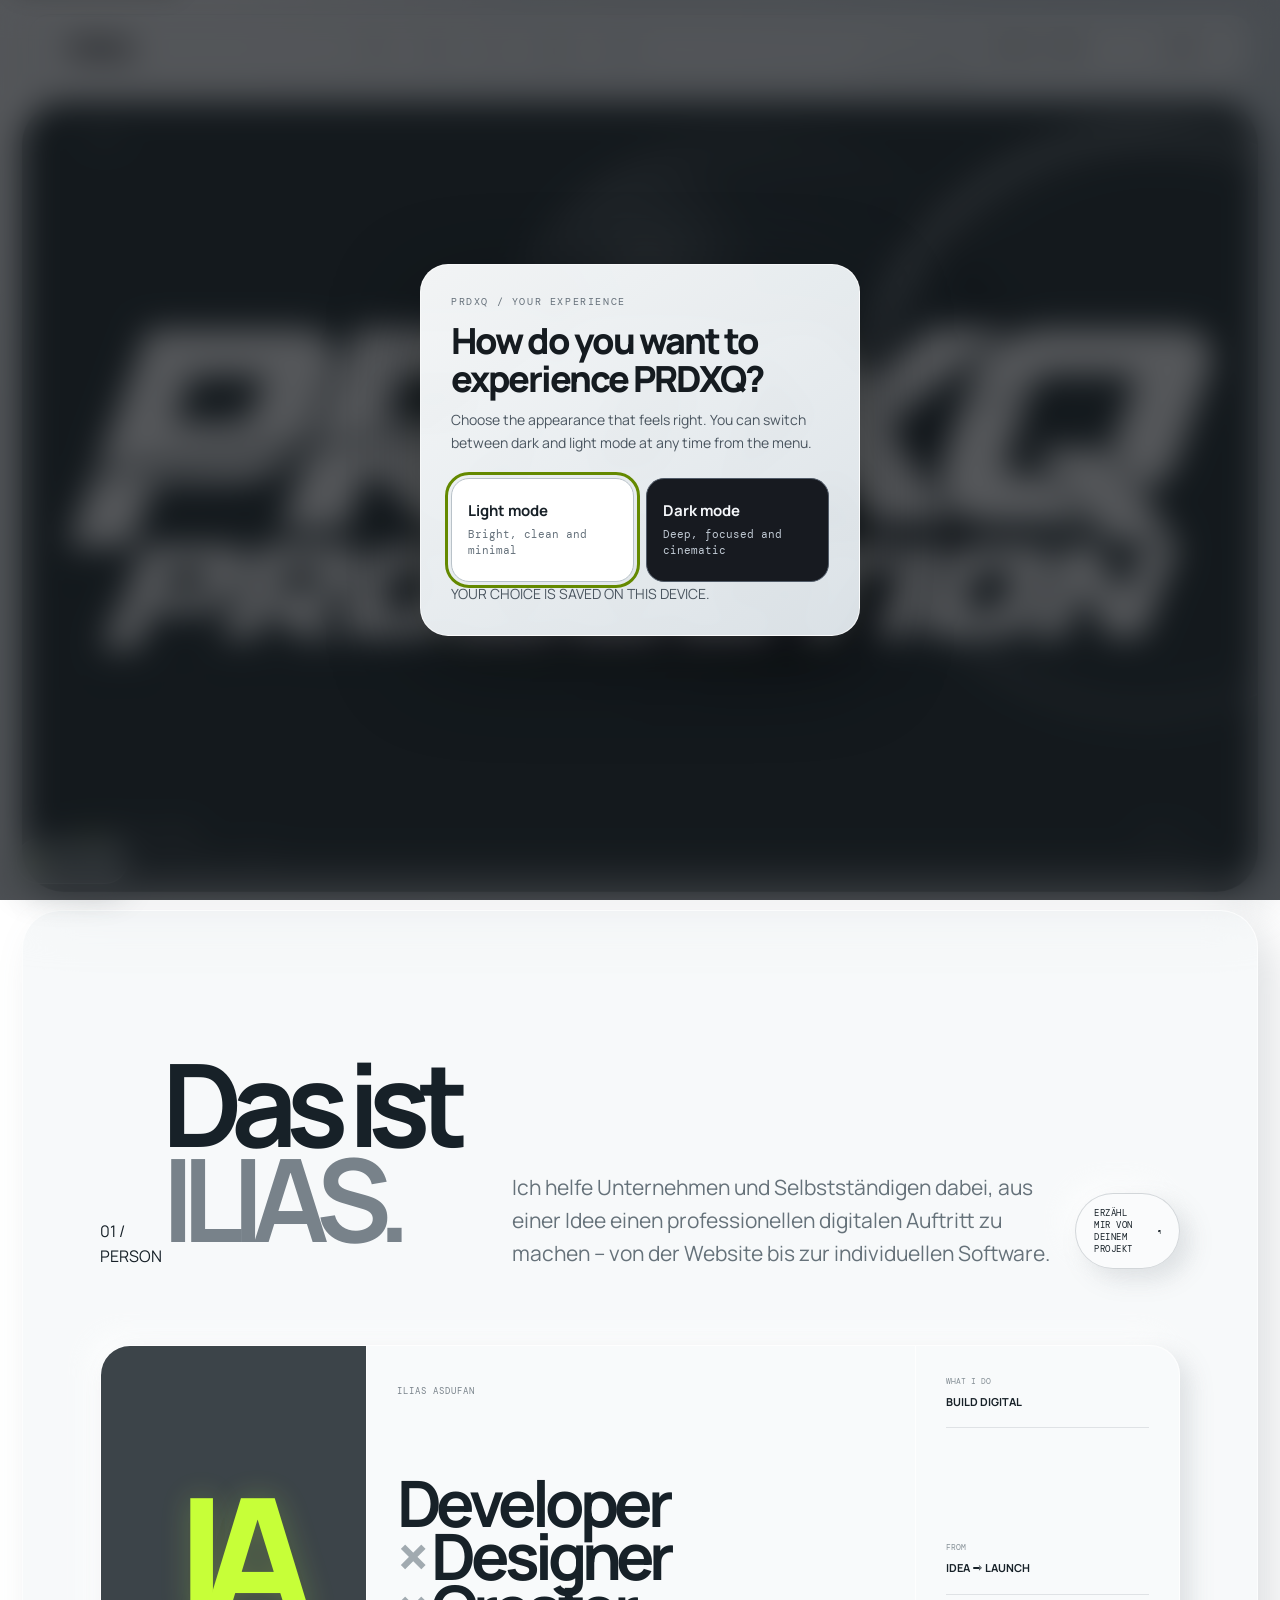
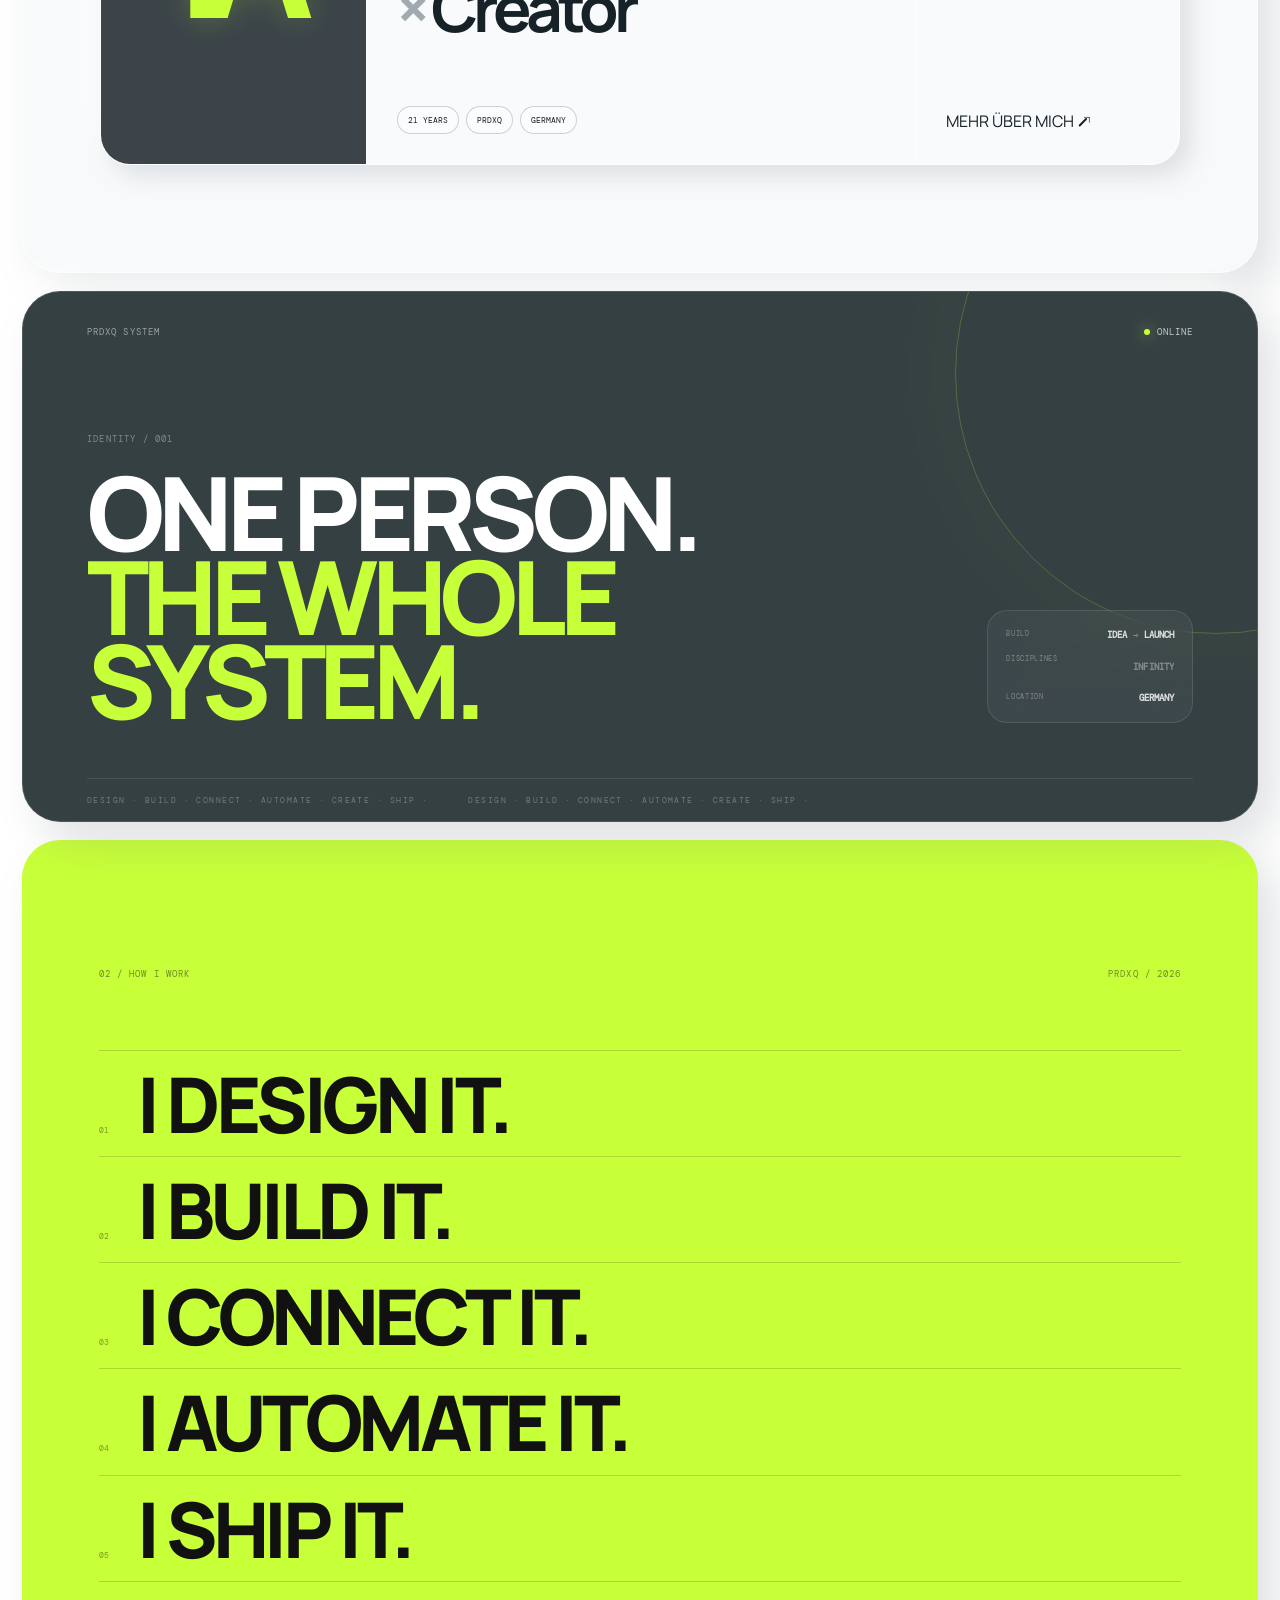
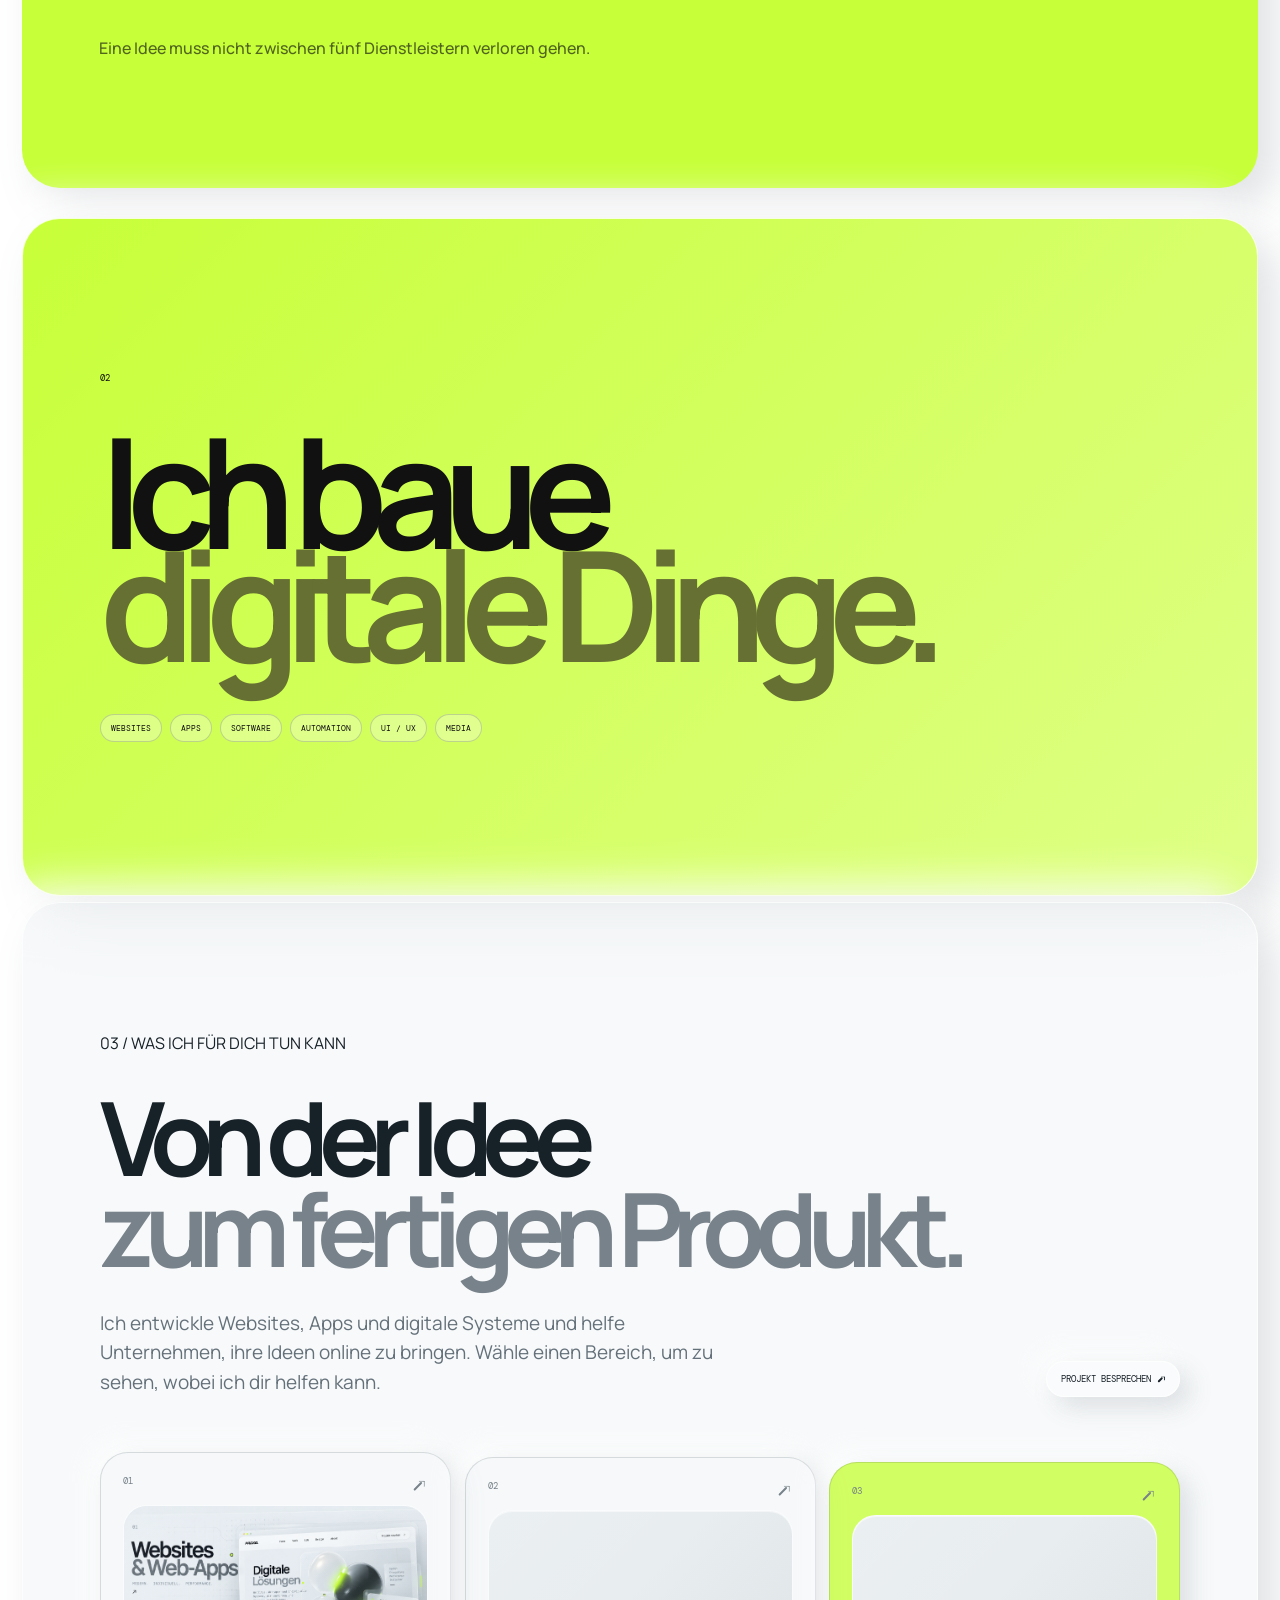
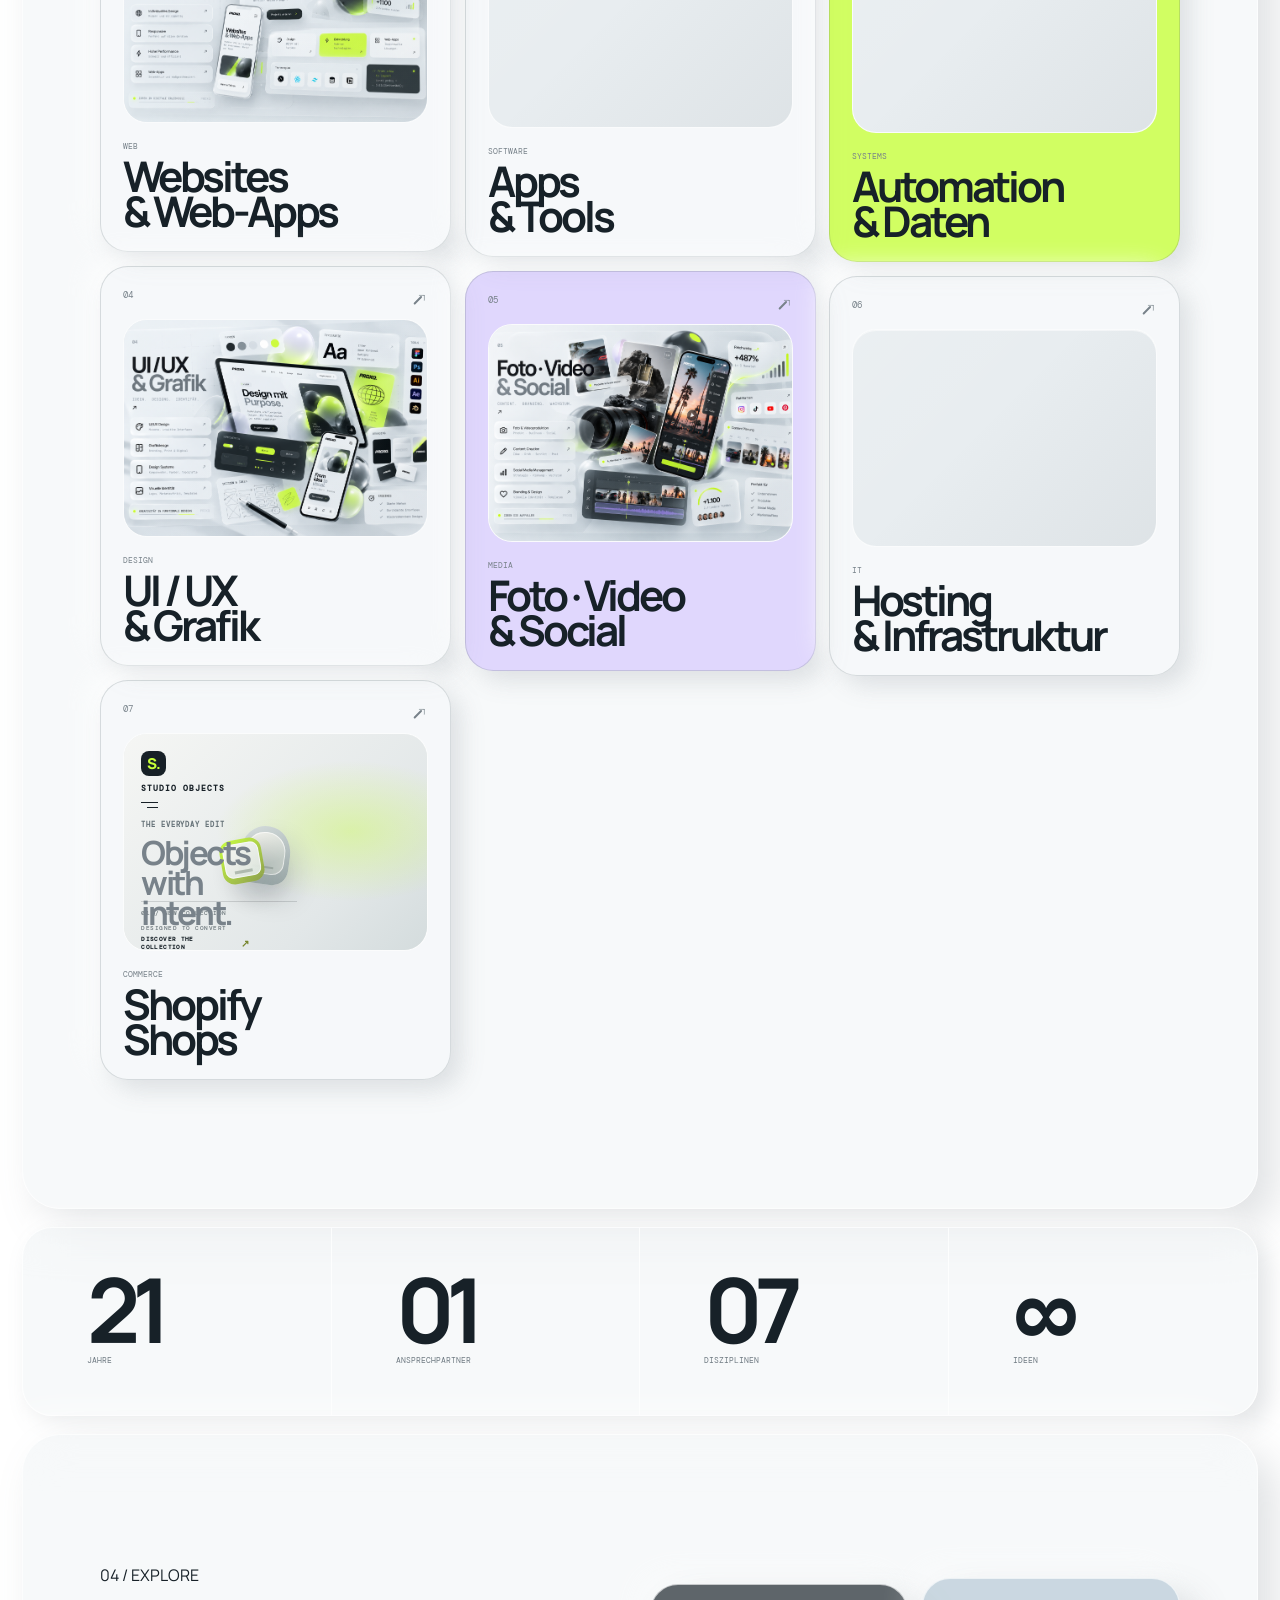
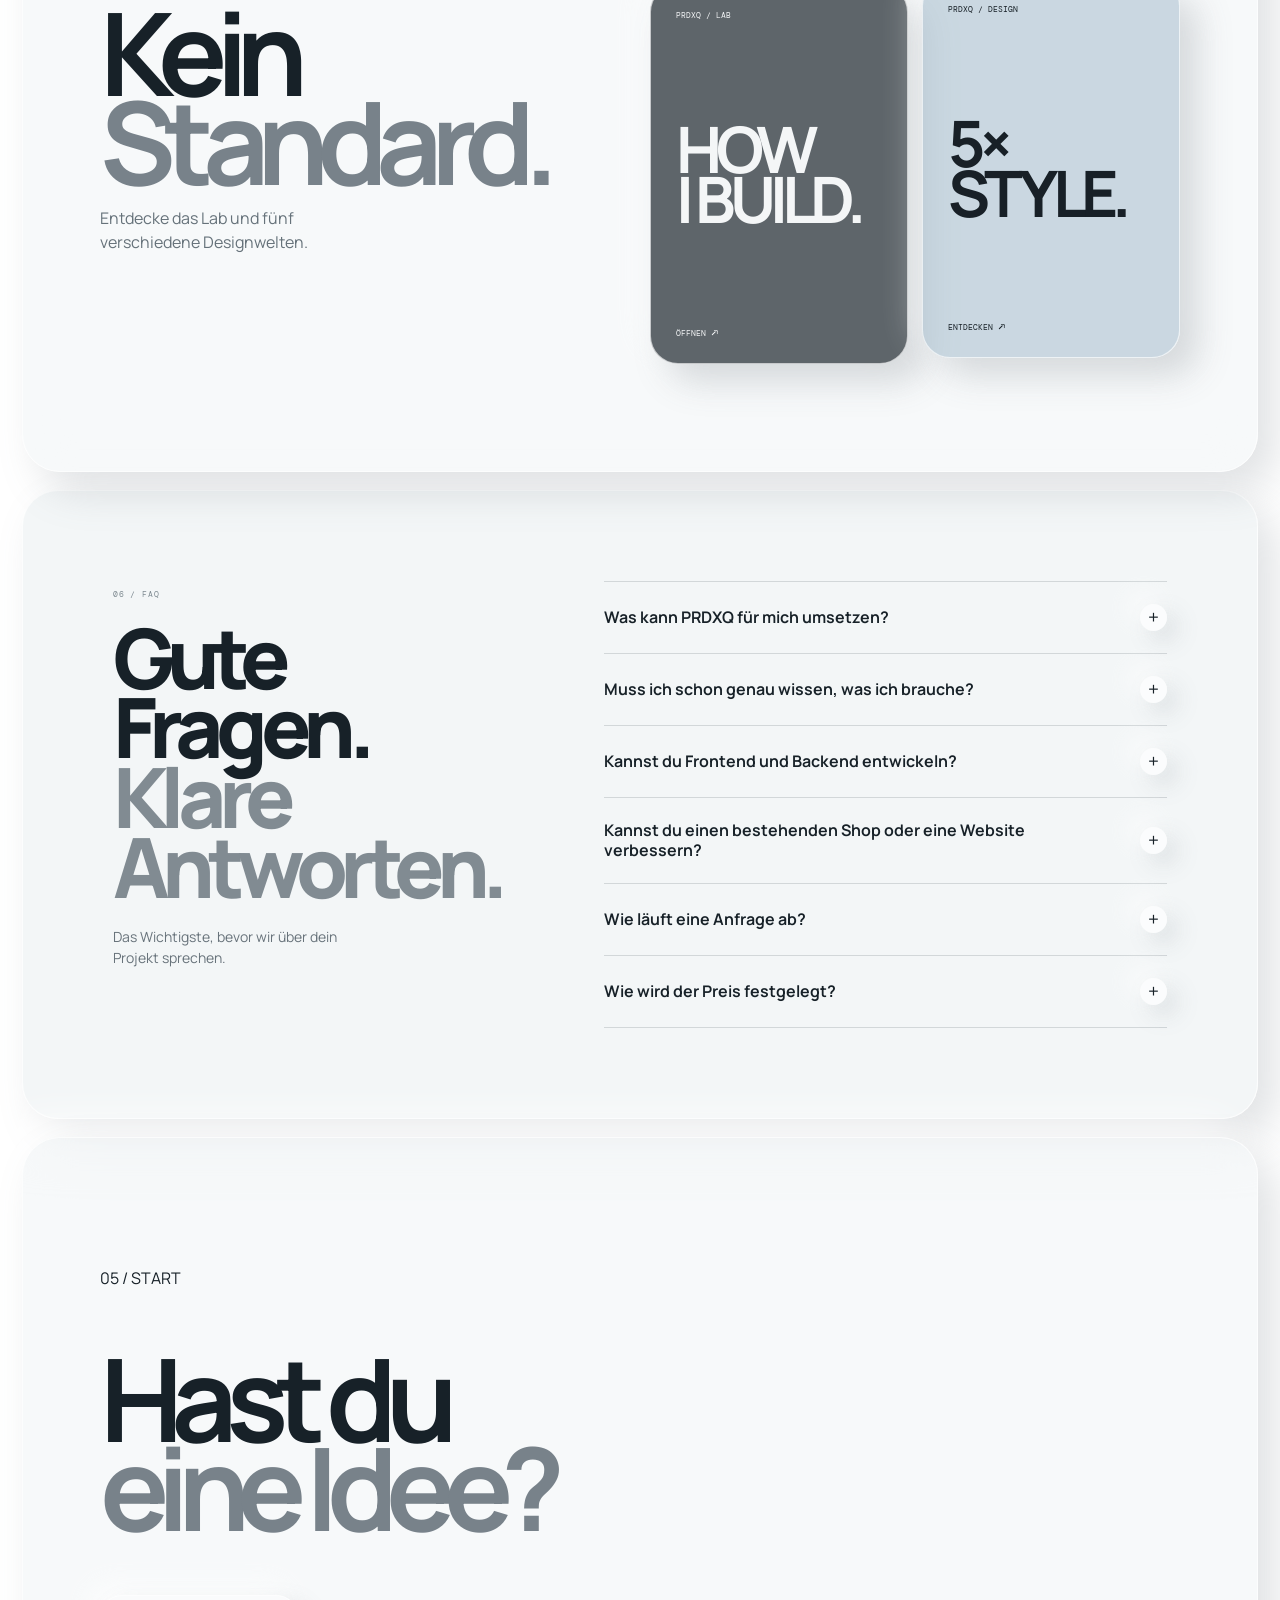
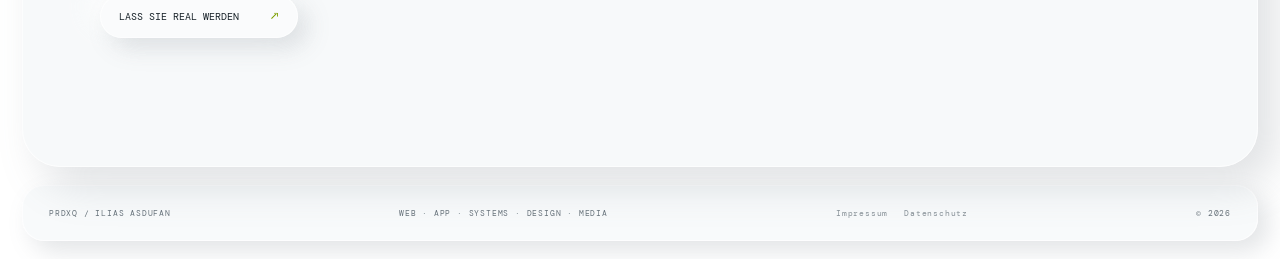
<file: index.html>
<!doctype html><html lang="de"><head><meta charset="UTF-8"><meta name="viewport" content="width=device-width,initial-scale=1"><meta name="theme-color" content="#080808"><meta name="description" content="PRDXQ — Ilias Asdufan. Digitale Produkte, Entwicklung, Design, Systeme und Media."><meta property="og:type" content="website"><meta property="og:url" content="https://prdxq.de/"><meta property="og:title" content="PRDXQ — Ilias Asdufan"><meta property="og:description" content="Digitale Produkte, Entwicklung, Design, Systeme und Media."><meta property="og:image" content="https://prdxq.de/og-image.svg"><meta property="og:image:alt" content="PRDXQ Production — Ilias Asdufan"><meta name="twitter:card" content="summary_large_image"><meta name="twitter:title" content="PRDXQ — Ilias Asdufan"><meta name="twitter:description" content="Digitale Produkte, Entwicklung, Design, Systeme und Media."><meta name="twitter:image" content="https://prdxq.de/og-image.svg"><link rel="preconnect" href="https://fonts.googleapis.com"><link rel="preconnect" href="https://fonts.gstatic.com" crossorigin><link href="https://fonts.googleapis.com/css2?family=DM+Mono:wght@400;500&family=Manrope:wght@400;500;600;700;800&display=swap" rel="stylesheet"><link rel="icon" type="image/png" href="prdxq-logo-transparent.png"><link rel="stylesheet" href="styles.css"><title>PRDXQ — Ilias Asdufan</title><style>.system-readout b.discipline-infinity{position:relative;display:inline-grid;place-items:center end;min-width:74px;min-height:1.2em;overflow:hidden;vertical-align:middle;isolation:isolate}.discipline-infinity .discipline-word,.discipline-infinity .discipline-symbol{grid-area:1/1;transform-origin:center;white-space:nowrap}.discipline-infinity .discipline-word{font:inherit;letter-spacing:.01em;animation:infinityWord 4.8s cubic-bezier(.65,0,.35,1) infinite}.discipline-infinity .discipline-symbol{font:700 25px/1 Manrope,sans-serif;letter-spacing:-.08em;opacity:0;transform:scale(.45) rotate(-24deg);animation:infinitySymbol 4.8s cubic-bezier(.65,0,.35,1) infinite}@keyframes infinityWord{0%,18%{opacity:1;filter:blur(0);transform:scale(1)}34%,68%{opacity:0;filter:blur(5px);transform:scale(.72)}84%,100%{opacity:1;filter:blur(0);transform:scale(1)}}@keyframes infinitySymbol{0%,18%{opacity:0;transform:scale(.45) rotate(-24deg)}36%,64%{opacity:1;transform:scale(1) rotate(0)}82%,100%{opacity:0;transform:scale(.45) rotate(24deg)}}@media(prefers-reduced-motion:reduce){.discipline-infinity .discipline-word{display:none;animation:none}.discipline-infinity .discipline-symbol{opacity:1;transform:none;animation:none}}</style><style>
/* Identity wordmark morph — sequential crossfade, no overlapping glyphs */
.identity-title h2 .identity-morph{display:inline-grid;vertical-align:baseline;position:relative;font-style:normal;color:#78828a;line-height:.88;min-width:0;isolation:isolate}
.identity-morph-word,.identity-morph-mark{grid-area:1/1;transform-origin:left center;white-space:nowrap}
.identity-morph-word{opacity:1;animation:identityMorphWord 5.6s cubic-bezier(.65,0,.35,1) infinite}
.identity-morph-mark{opacity:0;filter:blur(8px);transform:translateY(.08em) scale(.92);animation:identityMorphMark 5.6s cubic-bezier(.65,0,.35,1) infinite}
@keyframes identityMorphWord{0%,22%{opacity:1;filter:blur(0);transform:translateY(0) scale(1)}32%,43%{opacity:0;filter:blur(8px);transform:translateY(-.08em) scale(.92)}84%,100%{opacity:1;filter:blur(0);transform:translateY(0) scale(1)}}
@keyframes identityMorphMark{0%,39%{opacity:0;filter:blur(8px);transform:translateY(.08em) scale(.92)}49%,72%{opacity:1;filter:blur(0);transform:translateY(0) scale(1)}81%,100%{opacity:0;filter:blur(8px);transform:translateY(-.08em) scale(.92)}}</style><style>
/* Service card artwork: generated PRDXQ preview images */
.cap-grid .cap-card .cap-image-visual{position:relative;display:block;width:100%;aspect-ratio:1.5;overflow:hidden;border:1px solid rgba(255,255,255,.8);border-radius:24px;background:#e8edf0;isolation:isolate}
.cap-grid .cap-card .cap-image-visual img{display:block;width:100%;height:100%;object-fit:cover;object-position:center;transition:transform .7s cubic-bezier(.2,.7,.2,1),filter .5s ease}
.cap-grid .cap-card:hover .cap-image-visual img{transform:scale(1.035);filter:saturate(1.04)}
.cap-grid .cap-card .cap-image-visual:after{content:"";position:absolute;inset:0;pointer-events:none;border-radius:inherit;background:linear-gradient(135deg,rgba(255,255,255,.12),transparent 42%,rgba(31,43,48,.05))}
@media(max-width:700px){.cap-grid .cap-card .cap-image-visual{aspect-ratio:1.5;border-radius:18px}.cap-grid .cap-card .cap-image-visual img{object-position:center}}
@media(prefers-reduced-motion:reduce){.cap-grid .cap-card .cap-image-visual img{transition:none}}
</style><link rel="stylesheet" href="theme.css?v=20261114-2"><link rel="stylesheet" href="prdxq-arrows.css?v=20261114-1"></head><body>
<header class="nav"><a class="brand" href="index.html" aria-label="PRDXQ Home"><span class="brand-word">PRDXQ<sup>®</sup></span></a><nav><a class="active" href="index.html">Home</a><a href="work.html">Work</a><a href="lab.html">Lab</a><a href="design.html">Design</a><a href="about.html">About</a></nav><div class="nav-right"><a class="nav-cta" href="contact.html">Projekt starten <b>↗</b></a><button class="menu-toggle" aria-label="Menü öffnen" aria-expanded="false"><i></i><i></i></button></div></header><div class="mobile-menu"><a href="index.html">Home <b>01</b></a><a href="work.html">Work <b>02</b></a><a href="lab.html">Lab <b>03</b></a><a href="design.html">Design <b>04</b></a><a href="about.html">About <b>05</b></a><a href="contact.html">Kontakt <b>06</b></a></div>
<main>
<section class="hero-poster"><canvas class="hero-3d-canvas" aria-hidden="true"></canvas><div class="hero-noise"></div><div class="hero-top"><span>PRDXQ®</span><span>ILIAS ASDUFAN / 21</span></div><div class="hero-word"><img src="PRDXQ-Production-clean.png" alt="PRDXQ Production"></div><div class="hero-bottom"><div><span class="acid-dot"></span><b>DIGITAL CREATOR</b><small>WEB · APP · SYSTEMS · DESIGN</small></div><a href="#who">SCROLL <b>↓</b></a></div></section>

<section id="who" class="identity-section"><div class="identity-title"><span>01 / PERSON</span><h2>Das ist<br><em class="identity-morph" aria-label="Wechselt zwischen ILIAS und PRDXQ"><span class="identity-morph-word">ILIAS.</span><span class="identity-morph-mark" aria-hidden="true">PRDXQ.</span></em></h2><p class="identity-intro">Ich helfe Unternehmen und Selbstständigen dabei, aus einer Idee einen professionellen digitalen Auftritt zu machen – von der Website bis zur individuellen Software.</p><a class="identity-cta" href="contact.html">ERZÄHL MIR VON DEINEM PROJEKT ↗</a></div><div class="identity-panel"><div class="portrait-mark">IA</div><div class="identity-main"><p class="identity-name">ILIAS ASDUFAN</p><h3>Developer<br><i>×</i> Designer<br><i>×</i> Creator</h3><div class="identity-tags"><span>21 YEARS</span><span>PRDXQ</span><span>GERMANY</span></div></div><div class="identity-side"><div><small>WHAT I DO</small><b>BUILD DIGITAL</b></div><div><small>FROM</small><b>IDEA → LAUNCH</b></div><a href="about.html">MEHR ÜBER MICH ↗</a></div></div></section>

<section class="system-identity" aria-label="PRDXQ System">
  <div class="system-top"><span>PRDXQ SYSTEM</span><span class="system-live"><i></i> ONLINE</span></div>
  <div class="system-id">
    <div class="system-id-main"><small>IDENTITY / 001</small><h2>ONE PERSON.<br><em>THE WHOLE SYSTEM.</em></h2></div>
    <div class="system-readout"><span>BUILD</span><b>IDEA → LAUNCH</b><span>DISCIPLINES</span><b class="discipline-infinity" aria-label="Infinity"><span class="discipline-word">INFINITY</span><span class="discipline-symbol" aria-hidden="true">∞</span></b><span>LOCATION</span><b>GERMANY</b></div>
  </div>
  <div class="system-marquee"><span>DESIGN · BUILD · CONNECT · AUTOMATE · CREATE · SHIP · </span><span>DESIGN · BUILD · CONNECT · AUTOMATE · CREATE · SHIP · </span></div>
</section>

<section class="manifesto-section">
  <div class="manifesto-kicker"><span>02 / HOW I WORK</span><span>PRDXQ / 2026</span></div>
  <div class="manifesto-stack">
    <div><small>01</small><strong>I DESIGN IT.</strong></div>
    <div><small>02</small><strong>I BUILD IT.</strong></div>
    <div><small>03</small><strong>I CONNECT IT.</strong></div>
    <div><small>04</small><strong>I AUTOMATE IT.</strong></div>
    <div><small>05</small><strong>I SHIP IT.</strong></div>
  </div>
  <p>Eine Idee muss nicht zwischen fünf Dienstleistern verloren gehen.</p>
</section>

<section class="statement-block"><div class="statement-number">02</div><h2>Ich baue<br><em>digitale Dinge.</em></h2><div class="statement-pills"><span>WEBSITES</span><span>APPS</span><span>SOFTWARE</span><span>AUTOMATION</span><span>UI / UX</span><span>MEDIA</span></div></section>

<section class="capabilities"><div class="section-head"><span>03 / WAS ICH FÜR DICH TUN KANN</span><h2>Von der Idee<br><em>zum fertigen Produkt.</em></h2><p class="cap-intro">Ich entwickle Websites, Apps und digitale Systeme und helfe Unternehmen, ihre Ideen online zu bringen. Wähle einen Bereich, um zu sehen, wobei ich dir helfen kann.</p><a href="contact.html">PROJEKT BESPRECHEN ↗</a></div><div class="cap-grid">
<a class="cap-card cap-big" href="work.html#web"><span>01</span><div class="cap-visual cap-image-visual"><img src="websitesandwebappspic.jpeg" alt="" loading="lazy" decoding="async"></div><div><b>WEB</b><strong>Websites<br>& Web-Apps</strong></div><i>↗</i></a>
<a class="cap-card" href="work.html#apps"><span>02</span><div class="cap-visual cap-image-visual"><img src="Apps%20%26%20Tools_%20Digitale%20L%C3%B6sungen.jpeg" alt="" loading="lazy" decoding="async"></div><div><b>SOFTWARE</b><strong>Apps<br>& Tools</strong></div><i>↗</i></a>
<a class="cap-card acid-card" href="work.html#systems"><span>03</span><div class="cap-visual cap-image-visual"><img src="Automation%20%26%20Daten.jpeg" alt="" loading="lazy" decoding="async"></div><div><b>SYSTEMS</b><strong>Automation<br>& Daten</strong></div><i>↗</i></a>
<a class="cap-card" href="design.html"><span>04</span><div class="cap-visual cap-image-visual"><img src="UI_UX%20Designstudio%20mit%20Neonakzenten.png" alt="" loading="lazy" decoding="async"></div><div><b>DESIGN</b><strong>UI / UX<br>& Grafik</strong></div><i>↗</i></a>
<a class="cap-card media-card" href="work.html#media"><span>05</span><div class="cap-visual cap-image-visual"><img src="Foto%2C%20Video%20%26%20Social%20Dashboard.png" alt="" loading="lazy" decoding="async"></div><div><b>MEDIA</b><strong>Foto · Video<br>& Social</strong></div><i>↗</i></a>
<a class="cap-card" href="work.html#it"><span>06</span><div class="cap-visual cap-image-visual"><img src="Hosting%20%26%20Infrastruktur%20im%20%C3%9Cberblick.png" alt="" loading="lazy" decoding="async"></div><div><b>IT</b><strong>Hosting<br>& Infrastruktur</strong></div><i>↗</i></a>
<a class="cap-card shopify-card" href="work.html#shopify"><span>07</span><div class="cap-visual shopify-showcase" aria-hidden="true">
  <div class="shopify-showcase-top"><span class="shopify-wordmark">S.</span><span>STUDIO OBJECTS</span><span class="shopify-menu-lines"><i></i><i></i></span></div>
  <div class="shopify-showcase-hero"><div class="shopify-showcase-copy"><small>THE EVERYDAY EDIT</small><b>Objects<br>with intent.</b><span>DISCOVER THE COLLECTION <i>↗</i></span></div><div class="shopify-product product-one"><i></i></div><div class="shopify-product product-two"><i></i></div></div>
  <div class="shopify-showcase-bottom"><span>01 / NEW COLLECTION</span><span>DESIGNED TO CONVERT</span></div>
</div><div><b>COMMERCE</b><strong>Shopify<br>Shops</strong></div><i>↗</i></a>
</div></section>

<section class="numbers"><div><span>21</span><small>JAHRE</small></div><div><span>01</span><small>ANSPRECHPARTNER</small></div><div><span>07</span><small>DISZIPLINEN</small></div><div><span>∞</span><small>IDEEN</small></div></section>

<section class="experience"><div class="experience-copy"><span>04 / EXPLORE</span><h2>Kein<br><em>Standard.</em></h2><p>Entdecke das Lab und fünf verschiedene Designwelten.</p></div><div class="experience-cards"><a href="lab.html"><small>PRDXQ / LAB</small><strong>HOW<br>I BUILD.</strong><b>ÖFFNEN ↗</b></a><a href="design.html"><small>PRDXQ / DESIGN</small><strong>5×<br>STYLE.</strong><b>ENTDECKEN ↗</b></a></div></section>


<section class="faq-section" id="faq" aria-labelledby="faq-title">
 <div class="faq-heading"><p class="kicker">06 / FAQ</p><h2 id="faq-title">Gute Fragen.<br><em>Klare Antworten.</em></h2><p>Das Wichtigste, bevor wir über dein Projekt sprechen.</p></div>
 <div class="faq-list">
  <details><summary>Was kann PRDXQ für mich umsetzen?<span aria-hidden="true">+</span></summary><div class="faq-answer"><p>Von Websites und Web-Apps über Software, Automatisierungen und Datenbanken bis zu Design, Content, IT und Shopify-Shops. Wir klären gemeinsam, was zu deinem Vorhaben passt.</p></div></details>
  <details><summary>Muss ich schon genau wissen, was ich brauche?<span aria-hidden="true">+</span></summary><div class="faq-answer"><p>Nein. Du kannst mit einer groben Idee starten. Im Projekt-Advisor gehen wir deine Ziele und Wünsche Schritt für Schritt durch.</p></div></details>
  <details><summary>Kannst du Frontend und Backend entwickeln?<span aria-hidden="true">+</span></summary><div class="faq-answer"><p>Ja. PRDXQ arbeitet an der sichtbaren Oberfläche und an der technischen Seite dahinter – zum Beispiel APIs, Datenbanken und Integrationen.</p></div></details>
  <details><summary>Kannst du einen bestehenden Shop oder eine Website verbessern?<span aria-hidden="true">+</span></summary><div class="faq-answer"><p>Ja, wir können überarbeiten, erweitern oder technische Probleme untersuchen. Was sinnvoll ist, hängt vom bestehenden Setup und deinem Ziel ab.</p></div></details>
  <details><summary>Wie läuft eine Anfrage ab?<span aria-hidden="true">+</span></summary><div class="faq-answer"><p>Du beschreibst dein Vorhaben im Projektberater und sendest das Formular ab. Deine Anfrage wird geschützt gespeichert, damit PRDXQ sie im Admin-Bereich bearbeiten kann. Ich prüfe deine Anfrage und melde mich über die von dir angegebene E-Mail-Adresse mit dem nächsten Schritt.</p></div></details>
  <details><summary>Wie wird der Preis festgelegt?<span aria-hidden="true">+</span></summary><div class="faq-answer"><p>Das hängt vom Umfang, den Funktionen und dem vorhandenen System ab. Beschreibe dein Projekt, damit die Anforderungen zuerst klar werden.</p></div></details>
 </div>

</section>

<section class="final-poster"><span>05 / START</span><h2>Hast du<br><em>eine Idee?</em></h2><a href="contact.html">LASS SIE REAL WERDEN <b>↗</b></a></section>
</main><footer><span>PRDXQ / ILIAS ASDUFAN</span><span>WEB · APP · SYSTEMS · DESIGN · MEDIA</span><span class="legal-links"><a href="impressum.html">Impressum</a><a href="datenschutz.html">Datenschutz</a></span><span>© 2026</span></footer><script src="script.js?v=20261101-1"></script><script src="admin-link.js?v=20261021-3"></script><script src="theme-switch.js?v=20261114-2"></script><script src="prdxq-arrows.js?v=20261114-1" defer></script></body></html>
</file>
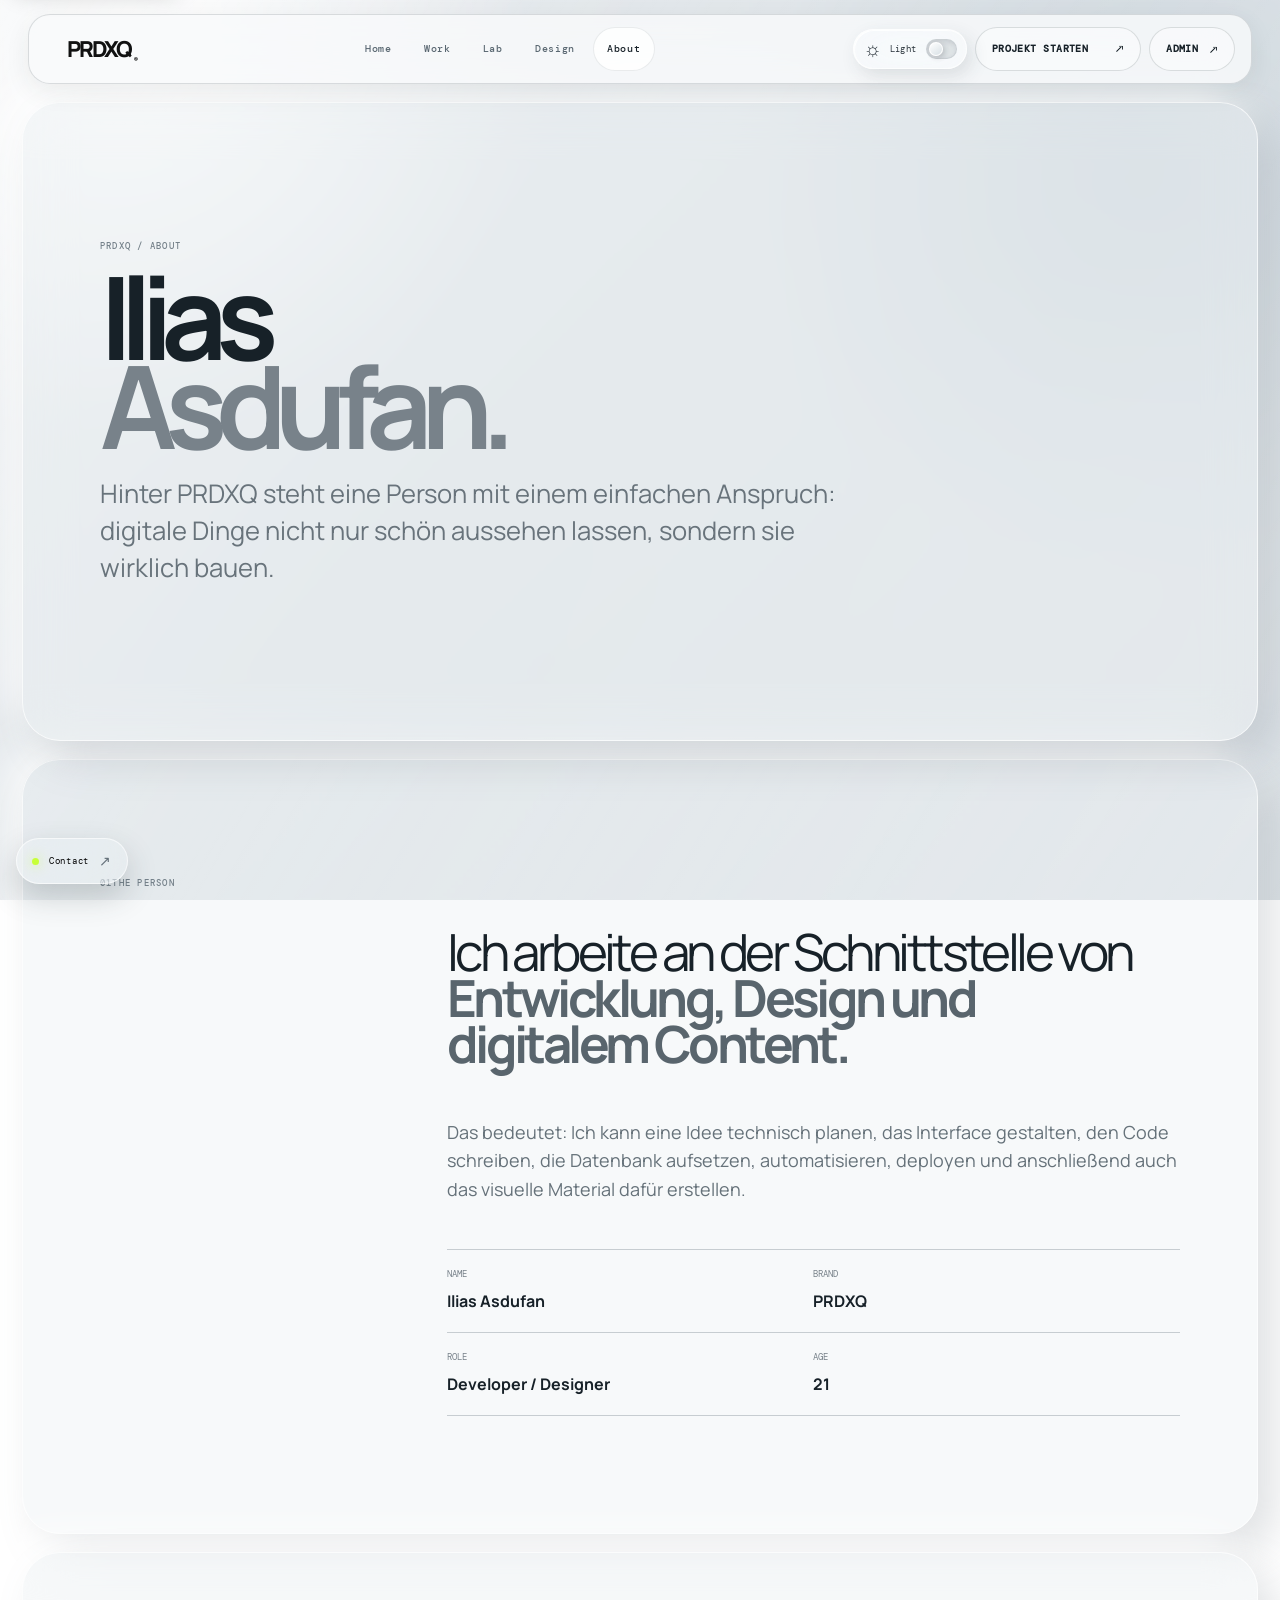
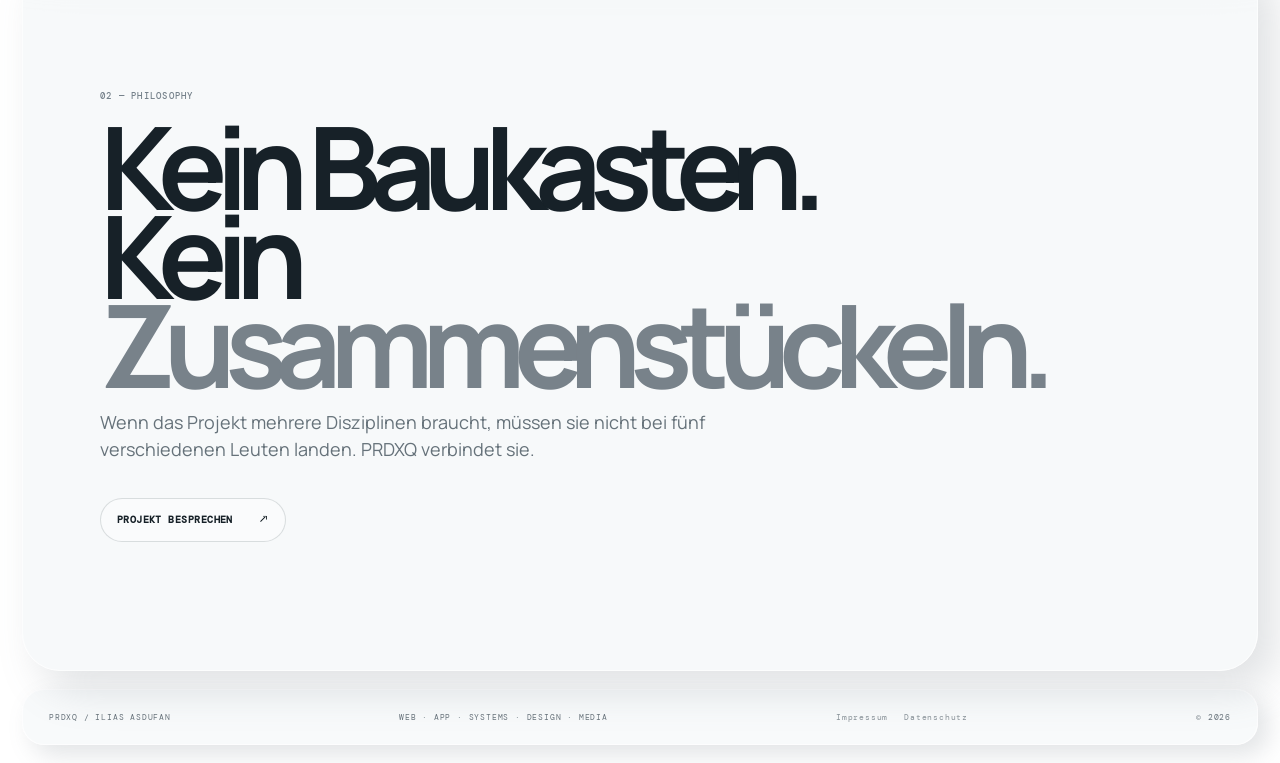
<file: about.html>
<!doctype html><html lang="de"><head><meta charset="UTF-8"><meta name="viewport" content="width=device-width,initial-scale=1"><link rel="preconnect" href="https://fonts.googleapis.com"><link rel="preconnect" href="https://fonts.gstatic.com" crossorigin><link href="https://fonts.googleapis.com/css2?family=DM+Mono:wght@400;500&family=Manrope:wght@400;500;600;700;800&display=swap" rel="stylesheet"><link rel="icon" type="image/png" href="prdxq-logo-transparent.png"><link rel="stylesheet" href="styles.css"><title>About — Ilias Asdufan / PRDXQ</title><link rel="stylesheet" href="theme.css?v=20261114-2"><link rel="stylesheet" href="prdxq-arrows.css?v=20261114-1"></head><body><header class="nav"><a class="brand" href="index.html" aria-label="PRDXQ Home"><span class="brand-word">PRDXQ<sup>®</sup></span></a><nav><a href="index.html">Home</a><a href="work.html">Work</a><a href="lab.html">Lab</a><a href="design.html">Design</a><a href="about.html">About</a></nav><div class="nav-right"><a class="nav-cta" href="contact.html">Projekt starten <b>↗</b></a><button class="menu-toggle" aria-label="Menü öffnen" aria-expanded="false"><i></i><i></i></button></div></header><div class="mobile-menu"><a href="index.html">Home <b>01</b></a><a href="work.html">Work <b>02</b></a><a href="lab.html">Lab <b>03</b></a><a href="design.html">Design <b>04</b></a><a href="about.html">About <b>05</b></a><a href="contact.html">Kontakt <b>06</b></a></div><main><section class="about-hero-new"><p class="kicker">PRDXQ / ABOUT</p><h1>Ilias<br><em>Asdufan.</em></h1><p>Hinter PRDXQ steht eine Person mit einem einfachen Anspruch: digitale Dinge nicht nur schön aussehen lassen, sondern sie wirklich bauen.</p></section><section class="about-body"><div class="section-label"><span>01</span><span>THE PERSON</span></div><div><p class="big-copy">Ich arbeite an der Schnittstelle von <strong>Entwicklung, Design und digitalem Content.</strong></p><p>Das bedeutet: Ich kann eine Idee technisch planen, das Interface gestalten, den Code schreiben, die Datenbank aufsetzen, automatisieren, deployen und anschließend auch das visuelle Material dafür erstellen.</p><div class="about-facts"><div><small>NAME</small><b>Ilias Asdufan</b></div><div><small>BRAND</small><b>PRDXQ</b></div><div><small>ROLE</small><b>Developer / Designer</b></div><div><small>AGE</small><b>21</b></div></div></div></section><section class="about-statement"><p class="kicker">02 — PHILOSOPHY</p><h2>Kein Baukasten.<br>Kein <em>Zusammenstückeln.</em></h2><p>Wenn das Projekt mehrere Disziplinen braucht, müssen sie nicht bei fünf verschiedenen Leuten landen. PRDXQ verbindet sie.</p><a class="text-link" href="contact.html">Projekt besprechen <b>↗</b></a></section></main><footer><span>PRDXQ / ILIAS ASDUFAN</span><span>WEB · APP · SYSTEMS · DESIGN · MEDIA</span><span class="legal-links"><a href="impressum.html">Impressum</a><a href="datenschutz.html">Datenschutz</a></span><span>© 2026</span></footer><script src="script.js?v=20261101-1"></script>
<script src="admin-link.js?v=20261021-3"></script><script src="theme-switch.js?v=20261114-2"></script><script src="prdxq-arrows.js?v=20261114-1" defer></script></body></html>
</file>
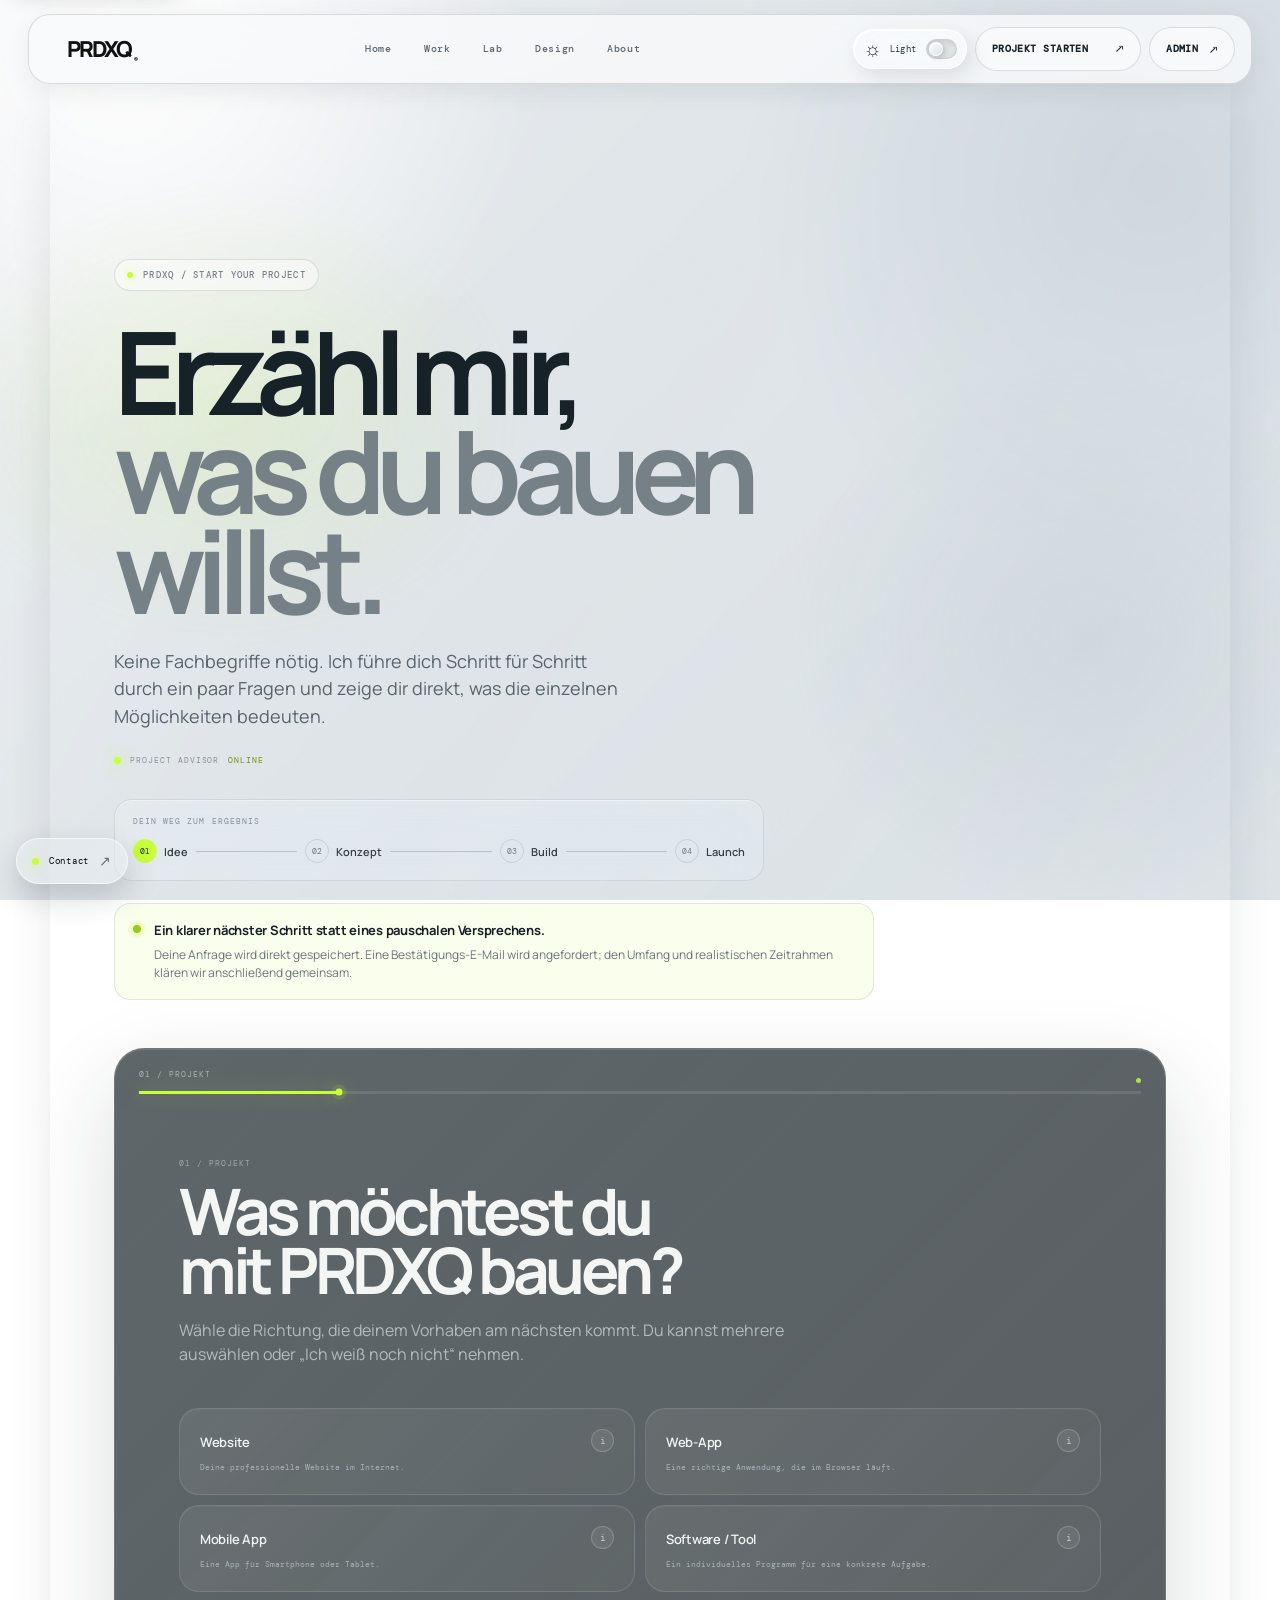
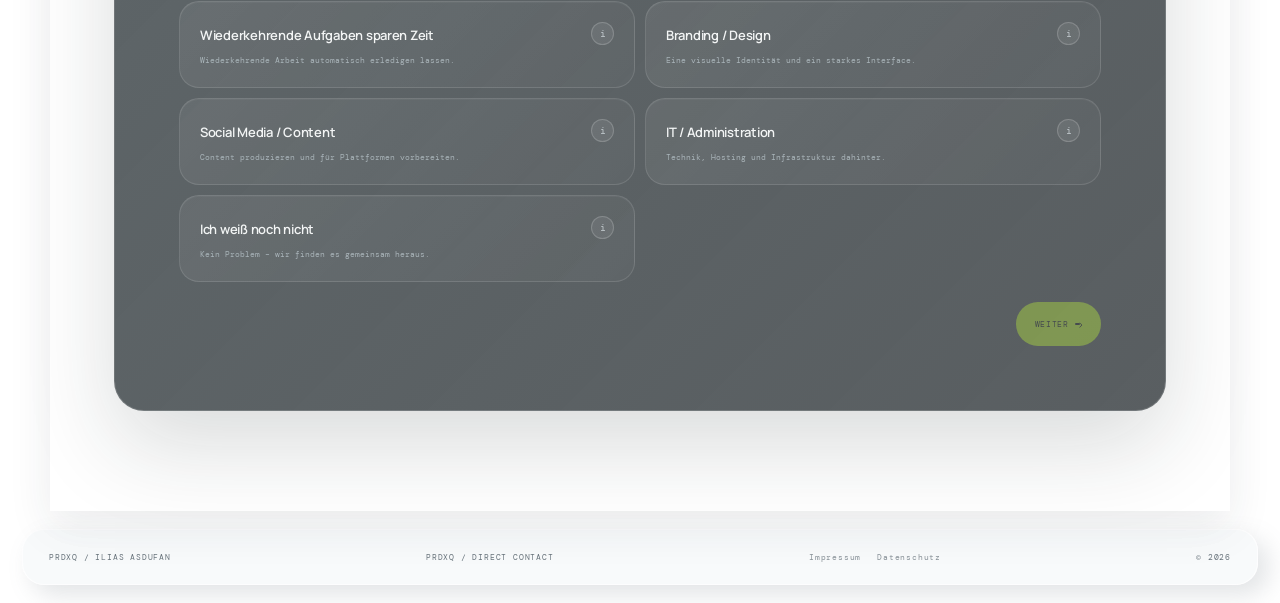
<file: contact.html>
<!doctype html><html lang="de"><head><meta charset="UTF-8"><meta name="viewport" content="width=device-width,initial-scale=1"><link rel="preconnect" href="https://fonts.googleapis.com"><link rel="preconnect" href="https://fonts.gstatic.com" crossorigin><link href="https://fonts.googleapis.com/css2?family=DM+Mono:wght@400;500&family=Manrope:wght@400;500;600;700;800&display=swap" rel="stylesheet"><link rel="icon" type="image/png" href="prdxq-logo-transparent.png"><link rel="stylesheet" href="styles.css"><title>Kontakt — PRDXQ</title><link rel="stylesheet" href="theme.css?v=20261114-2"><link rel="stylesheet" href="prdxq-arrows.css?v=20261114-1"></head><body><header class="nav"><a class="brand" href="index.html" aria-label="PRDXQ Home"><span class="brand-word">PRDXQ<sup>®</sup></span></a><nav><a href="index.html">Home</a><a href="work.html">Work</a><a href="lab.html">Lab</a><a href="design.html">Design</a><a href="about.html">About</a></nav><div class="nav-right"><a class="nav-cta" href="contact.html">Projekt starten <b>↗</b></a><button class="menu-toggle" aria-label="Menü öffnen" aria-expanded="false"><i></i><i></i></button></div></header><div class="mobile-menu"><a href="index.html">Home <b>01</b></a><a href="work.html">Work <b>02</b></a><a href="lab.html">Lab <b>03</b></a><a href="design.html">Design <b>04</b></a><a href="about.html">About <b>05</b></a><a href="contact.html">Kontakt <b>06</b></a></div><main>
<section class="project-start">
  <div class="project-start-head">
    <p class="kicker">PRDXQ / START YOUR PROJECT</p>
    <h1>Erzähl mir,<br><em>was du bauen willst.</em></h1>
    <p class="project-lead">Keine Fachbegriffe nötig. Ich führe dich Schritt für Schritt durch ein paar Fragen und zeige dir direkt, was die einzelnen Möglichkeiten bedeuten.</p>
    <div class="project-system-line"><span></span> PROJECT ADVISOR <b>ONLINE</b></div>
    <div class="project-route" aria-label="Ablauf: Idee, Konzept, Build, Launch">
      <span class="project-route-label">DEIN WEG ZUM ERGEBNIS</span>
      <div class="project-route-steps">
        <span><i>01</i> Idee</span><span class="project-route-connector" aria-hidden="true"></span><span><i>02</i> Konzept</span><span class="project-route-connector" aria-hidden="true"></span><span><i>03</i> Build</span><span class="project-route-connector" aria-hidden="true"></span><span><i>04</i> Launch</span>
      </div>
    </div>
    <div class="demo-promise"><span class="demo-promise-dot"></span><div><strong>Ein klarer nächster Schritt statt eines pauschalen Versprechens.</strong><p>Deine Anfrage wird direkt gespeichert. Eine Bestätigungs-E-Mail wird angefordert; den Umfang und realistischen Zeitrahmen klären wir anschließend gemeinsam.</p></div></div>
  </div>

  <div class="project-wizard" id="projectWizard" aria-live="polite">
    <div class="wizard-top">
      <span id="wizardStepLabel">01 / PROJEKT</span>
      <button type="button" id="wizardBack" class="wizard-back" hidden>← ZURÜCK</button>
    </div>
    <div class="wizard-progress"><i id="wizardProgress"></i></div>

    <div class="wizard-panel" id="wizardPanel">
      <div class="wizard-question">
        <p class="wizard-kicker" id="wizardKicker">WAS SOLL ENTSTEHEN?</p>
        <h2 id="wizardQuestion">Was brauchst du gerade?</h2>
        <p id="wizardHint">Wähle alles, was interessant klingt. Du musst die Begriffe nicht kennen.</p>
      </div>
      <div class="wizard-options" id="wizardOptions"></div>
      <div class="wizard-info" id="wizardInfo" hidden>
        <div class="wizard-info-icon">i</div>
        <div><strong id="wizardInfoTitle"></strong><p id="wizardInfoText"></p></div>
        <button type="button" id="wizardInfoClose" aria-label="Erklärung schließen">×</button>
      </div>
    </div>

    <div class="wizard-result" id="wizardResult" hidden>
      <p class="wizard-kicker">DEIN PROJEKT-PROFIL</p>
      <h2>Das klingt nach<br><em>einem echten Projekt.</em></h2>
      <p class="wizard-result-copy">Ich habe aus deinen Antworten eine kurze Projekt-Zusammenfassung erstellt. Du entscheidest jetzt nur noch, wie du mich erreichen möchtest.</p>
      <div class="result-grid" id="resultGrid"></div>
      <div class="contact-details">
        <label><span>DEIN NAME *</span><input id="leadName" autocomplete="name" placeholder="Vor- und Nachname" maxlength="120" required></label>
        <label><span>DEINE E-MAIL *</span><input id="leadEmail" type="email" autocomplete="email" placeholder="name@beispiel.de" maxlength="254" required></label>
        <label><span>TELEFON (OPTIONAL)</span><input id="leadPhone" type="tel" autocomplete="tel" placeholder="+49 …" maxlength="40"></label>
        <label class="lead-honeypot" aria-hidden="true"><span>Website</span><input id="leadWebsite" name="website" tabindex="-1" autocomplete="off"></label>
        <label class="lead-message-label"><span>WAS SOLL ICH NOCH WISSEN? (OPTIONAL)</span><textarea id="leadMessage" rows="3" maxlength="2000" placeholder="Ein paar zusätzliche Details zu deinem Vorhaben …"></textarea></label>
      </div>
      <div class="result-actions">
        <button type="button" id="sendMail" class="result-action primary">ANFRAGE SENDEN <b>↗</b></button>
      </div>
      <p id="inquiryStatus" class="inquiry-status" role="status" aria-live="polite"></p>
      <div class="result-edit-actions"><button type="button" id="editAnswers" class="wizard-restart">← Zurückgehen & Antworten ändern</button><button type="button" id="restartWizard" class="wizard-restart">Alles neu starten</button></div>
      <p class="result-note">Beim Absenden werden deine Angaben und Projekt-Antworten in der geschützten PRDXQ-Anfragedatenbank gespeichert. Details stehen in der <a href="datenschutz.html">Datenschutzerklärung</a>.</p>
    </div>
  </div>
</section>
</main>

<style id="project-wizard-motion">
.demo-promise{display:flex;align-items:flex-start;gap:13px;margin-top:22px;padding:16px 18px;border:1px solid rgba(120,130,138,.2);border-radius:16px;background:rgba(199,255,56,.09)}.demo-promise-dot{width:8px;height:8px;flex-shrink:0;margin-top:5px;border-radius:50%;background:#9ac91c;box-shadow:0 0 0 5px rgba(199,255,56,.18)}.demo-promise strong{display:block;font-size:13px;letter-spacing:-.02em}.demo-promise p{margin:5px 0 0;font-size:12px;line-height:1.55;color:#69757c}
.project-wizard{--wizard-progress:10%}
.wizard-progress{position:relative;height:3px!important;background:rgba(120,130,138,.12)!important;overflow:visible!important}
.wizard-progress:before{content:"";position:absolute;left:0;top:0;width:var(--wizard-progress);height:100%;background:#354043;box-shadow:0 0 16px rgba(53,64,67,.22);transition:width .55s cubic-bezier(.2,.8,.2,1)}
.wizard-progress i{display:none!important}
.wizard-progress:after{content:"";position:absolute;top:50%;left:var(--wizard-progress);width:7px;height:7px;border-radius:50%;background:#c7ff38;box-shadow:0 0 0 4px rgba(199,255,56,.16),0 0 18px rgba(199,255,56,.65);transform:translate(-50%,-50%);transition:left .55s cubic-bezier(.2,.8,.2,1)}
.wizard-top{position:relative}
.wizard-top:after{content:"";position:absolute;right:24px;bottom:8px;width:5px;height:5px;border-radius:50%;background:#c7ff38;opacity:.8;animation:wizardPulse 2.2s ease-in-out infinite}
.wizard-panel{will-change:transform,opacity}
.wizard-panel.step-enter{animation:wizardQuestionIn .5s cubic-bezier(.2,.8,.2,1)}
.wizard-panel.step-leave{animation:wizardQuestionOut .22s ease forwards}
.wizard-option{will-change:transform}
.wizard-option.selected{animation:wizardSelect .28s cubic-bezier(.2,.8,.2,1)}
.wizard-option .check{transition:opacity .2s,transform .25s}
.wizard-option.selected .check{transform:scale(1.08)}
.wizard-option:hover .option-info{transform:rotate(8deg) scale(1.04)}
.option-info{transition:transform .2s ease}
.wizard-info{transform-origin:top}
.wizard-info[hidden]{display:none!important}
.wizard-next button{transition:transform .2s,box-shadow .2s,opacity .2s}
.wizard-next button:not(:disabled):hover{transform:translateY(-2px);box-shadow:0 10px 24px rgba(53,64,67,.14)}
@keyframes wizardQuestionIn{from{opacity:0;transform:translate3d(32px,8px,0);filter:blur(3px)}to{opacity:1;transform:none;filter:none}}
@keyframes wizardQuestionOut{to{opacity:0;transform:translate3d(-18px,0,0)}}
@keyframes wizardSelect{0%{transform:scale(.985)}55%{transform:scale(1.012)}100%{transform:scale(1)}}
@keyframes wizardPulse{0%,100%{transform:scale(.8);opacity:.45}50%{transform:scale(1.15);opacity:1}}
@media(max-width:800px){
 .wizard-progress:after{width:6px;height:6px}
 .wizard-panel.step-enter{animation:wizardQuestionInMobile .42s cubic-bezier(.2,.8,.2,1)}
 @keyframes wizardQuestionInMobile{from{opacity:0;transform:translate3d(22px,10px,0)}to{opacity:1;transform:none}}
}
@media(prefers-reduced-motion:reduce){
 .wizard-progress:before,.wizard-progress:after{transition:none}
 .wizard-panel.step-enter,.wizard-option.selected{animation:none}
 .wizard-top:after{animation:none}
}
</style><style>
.project-start{max-width:1180px;margin:0 auto;padding:clamp(100px,13vw,180px) 5vw 100px}
.project-start-head{max-width:760px;margin-bottom:48px}
.project-start-head h1{font-size:clamp(56px,8vw,112px);line-height:.88;letter-spacing:-.075em;margin:22px 0 28px}
.project-start-head h1 em{font-style:normal;color:#7d878e}
.project-lead{max-width:610px;color:#69747b;font-size:16px;line-height:1.55}
.project-system-line{display:flex;align-items:center;gap:9px;margin-top:30px;font:8px DM Mono;letter-spacing:.12em;color:#89939a}
.project-system-line span{width:7px;height:7px;border-radius:50%;background:#c7ff38;box-shadow:0 0 15px #c7ff38}
.project-system-line b{font-weight:400;color:#789000}
.project-wizard{position:relative;border:1px solid rgba(120,130,138,.2);border-radius:34px;background:rgba(255,255,255,.42);box-shadow:var(--shadow);overflow:hidden}
.wizard-top{display:flex;justify-content:space-between;align-items:center;padding:20px 24px 12px;font:8px DM Mono;letter-spacing:.12em;color:#7b858d}
.wizard-back{border:0;background:transparent;color:#7b858d;font:8px DM Mono;letter-spacing:.08em;cursor:pointer}
.wizard-progress{height:2px;background:rgba(120,130,138,.13);margin:0 24px}
.wizard-progress i{display:block;width:10%;height:100%;background:#354043;transition:width .45s cubic-bezier(.2,.8,.2,1)}
.wizard-panel{padding:clamp(30px,5vw,65px)}
.wizard-question{max-width:760px}
.wizard-kicker{font:8px DM Mono;letter-spacing:.13em;color:#89939a;margin:0 0 14px}
.wizard-question h2,.wizard-result h2{font-size:clamp(34px,5vw,70px);line-height:.92;letter-spacing:-.07em;margin:0 0 18px}
.wizard-question>p:not(.wizard-kicker),.wizard-result-copy{max-width:620px;color:#737e85;line-height:1.5;margin:0}
.wizard-options{display:grid;grid-template-columns:repeat(2,minmax(0,1fr));gap:10px;margin-top:42px}
.wizard-option{position:relative;border:1px solid rgba(120,130,138,.2);background:rgba(255,255,255,.45);border-radius:20px;padding:20px;text-align:left;color:#354043;cursor:pointer;transition:transform .25s,background .25s,border-color .25s,box-shadow .25s}
.wizard-option:hover{transform:translateY(-3px);background:#fff;box-shadow:0 14px 30px rgba(45,55,60,.08)}
.wizard-option.selected{background:#354043;color:#fff;border-color:#354043;box-shadow:0 15px 35px rgba(53,64,67,.2)}
.wizard-option-head{display:flex;align-items:flex-start;justify-content:space-between;gap:14px}
.wizard-option strong{font:600 13px Manrope;letter-spacing:-.02em}
.wizard-option small{display:block;margin-top:8px;color:#78838a;font:8px DM Mono;line-height:1.45}
.wizard-option.selected small{color:#b7c0c4}
.wizard-option .option-info{width:23px;height:23px;flex:0 0 23px;border:1px solid rgba(120,130,138,.3);border-radius:50%;display:grid;place-items:center;font:10px DM Mono;color:#7b858d;cursor:pointer;background:rgba(255,255,255,.55)}
.wizard-option.selected .option-info{color:#354043;border-color:transparent;background:#c7ff38}
.wizard-option .check{position:absolute;right:18px;bottom:16px;font:11px DM Mono;opacity:0}
.wizard-option.selected .check{opacity:1;color:#c7ff38}
.wizard-info{display:grid;grid-template-columns:30px 1fr auto;gap:12px;align-items:start;margin-top:18px;padding:16px;border-radius:18px;background:#354043;color:#fff;animation:infoIn .25s ease}
.wizard-info-icon{width:25px;height:25px;border-radius:50%;background:#c7ff38;color:#111;display:grid;place-items:center;font:11px DM Mono}
.wizard-info strong{font:600 12px Manrope}.wizard-info p{font-size:12px;line-height:1.45;color:#b6c0c4;margin:5px 0 0}
.wizard-info button{border:0;background:transparent;color:#aeb8bd;font-size:20px;cursor:pointer}
@keyframes infoIn{from{opacity:0;transform:translateY(8px)}to{opacity:1;transform:none}}
.wizard-next{display:flex;justify-content:flex-end;margin-top:20px}
.wizard-next button{border:0;border-radius:999px;background:#354043;color:#fff;padding:14px 19px;font:8px DM Mono;letter-spacing:.08em;cursor:pointer}.wizard-next button:disabled{opacity:.35;cursor:not-allowed}
.wizard-result{padding:clamp(30px,5vw,65px);background:#354043;color:#fff}
.wizard-result .wizard-kicker{color:#98a4aa}.wizard-result h2 em{font-style:normal;color:#c7ff38}
.result-grid{display:grid;grid-template-columns:repeat(3,1fr);gap:9px;margin:36px 0}
.result-chip{border:1px solid rgba(255,255,255,.12);border-radius:18px;padding:16px;background:rgba(255,255,255,.05)}
.result-chip small{display:block;font:7px DM Mono;color:#88959b;letter-spacing:.1em;margin-bottom:8px}.result-chip strong{font:500 11px Manrope}.result-chip p{font:9px DM Mono;color:#aeb8bd;line-height:1.45;margin:7px 0 0}
.contact-details{display:grid;grid-template-columns:1fr 1fr;gap:10px;margin-top:28px}
.contact-details label{display:block}.contact-details span{display:block;font:8px DM Mono;letter-spacing:.1em;color:#95a0a6;margin:0 0 8px}.contact-details input{width:100%;box-sizing:border-box;border:1px solid rgba(255,255,255,.14);background:rgba(255,255,255,.07);color:#fff;border-radius:15px;padding:15px 16px;outline:none;font:500 12px Manrope}.contact-details input:focus{border-color:#c7ff38}.contact-details input::placeholder{color:#7f8b91}
.result-actions{display:grid;grid-template-columns:1fr 1fr;gap:10px;margin-top:18px}.result-action{border:1px solid rgba(255,255,255,.2);border-radius:999px;padding:16px;background:transparent;color:#fff;font:8px DM Mono;letter-spacing:.08em;cursor:pointer}.result-action.primary{background:#c7ff38;border-color:#c7ff38;color:#111}.result-action b{float:right;font-size:13px}.wizard-restart{display:block;margin:22px auto 0;border:0;background:transparent;color:#8f9ba1;font:8px DM Mono;text-decoration:underline;cursor:pointer}.result-edit-actions{display:flex;flex-wrap:wrap;gap:10px;margin-top:12px}.result-edit-actions .wizard-restart{margin:0}.result-note{text-align:center;color:#6f7b81;font:7px DM Mono;line-height:1.5;max-width:560px;margin:25px auto 0}
.wizard-panel.step-enter{animation:wizardIn .4s cubic-bezier(.2,.8,.2,1)}@keyframes wizardIn{from{opacity:0;transform:translateX(25px)}to{opacity:1;transform:none}}
@media(max-width:800px){
 .project-start{padding:105px 12px 90px}.project-start-head{padding:0 8px;margin-bottom:30px}.project-start-head h1{font-size:58px}.project-lead{font-size:14px}.project-wizard{border-radius:27px}.wizard-top{padding:17px 18px 11px}.wizard-progress{margin:0 18px}.wizard-panel{padding:28px 18px 22px}.wizard-question h2{font-size:42px}.wizard-options{grid-template-columns:1fr;margin-top:28px;gap:8px}.wizard-option{padding:17px;border-radius:18px}.wizard-option strong{font-size:12px}.wizard-option small{font-size:7px}.wizard-info{grid-template-columns:27px 1fr auto}.wizard-info p{font-size:11px}.wizard-result{padding:30px 18px}.wizard-result h2{font-size:43px}.result-grid{grid-template-columns:1fr 1fr;margin:26px 0}.result-chip{padding:14px}.contact-details,.result-actions{grid-template-columns:1fr}.contact-details{gap:9px}.result-action{padding:15px}.project-system-line{font-size:7px}
}
@media(prefers-reduced-motion:reduce){.wizard-panel.step-enter,.wizard-info{animation:none}
}

/* CONTACT PAGE ART DIRECTION — dark glass project console, restrained lime accents. */
.project-start{position:relative;isolation:isolate}
.project-start:before{content:"";position:absolute;z-index:-1;top:90px;left:-10vw;width:min(55vw,620px);height:480px;pointer-events:none;background:radial-gradient(ellipse,rgba(199,255,56,.13),rgba(199,255,56,0) 68%);filter:blur(10px)}
.project-start:after{content:"";position:absolute;z-index:-1;top:270px;right:-12vw;width:min(54vw,600px);height:560px;pointer-events:none;background:radial-gradient(ellipse,rgba(130,154,170,.14),transparent 70%)}
.project-start-head{position:relative}
.project-start-head .kicker{display:inline-flex;align-items:center;gap:10px;padding:9px 12px;border:1px solid rgba(120,130,138,.22);border-radius:999px;background:rgba(255,255,255,.46);backdrop-filter:blur(14px);-webkit-backdrop-filter:blur(14px)}
.project-start-head .kicker:before{content:"";width:6px;height:6px;border-radius:50%;background:#c7ff38;box-shadow:0 0 12px rgba(199,255,56,.65)}
.project-start-head h1{max-width:900px;font-size:clamp(60px,9vw,124px);line-height:.86;letter-spacing:-.085em}
.project-start-head h1 em{color:#758087}
.project-lead{max-width:560px;font-size:clamp(15px,1.6vw,18px);color:#58646c}
.project-system-line{margin-top:24px}
.project-route{max-width:650px;margin-top:34px;padding:16px 18px 17px;border:1px solid rgba(120,130,138,.18);border-radius:18px;background:rgba(255,255,255,.16);box-shadow:inset 0 1px rgba(255,255,255,.42);backdrop-filter:blur(22px) saturate(145%);-webkit-backdrop-filter:blur(22px) saturate(145%)}
.project-route-label{display:block;margin-bottom:13px;color:#849097;font:8px DM Mono;letter-spacing:.13em}
.project-route-steps{display:flex;align-items:center;justify-content:space-between;gap:8px}
.project-route-steps span{display:flex;align-items:center;gap:7px;color:#354043;font:600 11px Manrope}
.project-route-steps span i{display:grid;place-items:center;width:24px;height:24px;border:1px solid rgba(120,130,138,.25);border-radius:50%;color:#6f7b82;font:8px DM Mono;font-style:normal}
.project-route-steps span:first-child i{background:#c7ff38;border-color:#c7ff38;color:#20272b}
.project-route-connector{position:relative;display:block!important;flex:1 1 18px;min-width:10px;height:1px;background:rgba(90,102,108,.3)}\n.project-route-connector:after{content:"";position:absolute;right:0;top:50%;width:5px;height:5px;border-top:1px solid #8a969c;border-right:1px solid #8a969c;transform:translateY(-50%) rotate(45deg)}
.project-wizard{border:1px solid rgba(255,255,255,.14);border-radius:30px;background:linear-gradient(135deg,rgba(49,59,63,.78),rgba(25,32,36,.72));backdrop-filter:blur(28px) saturate(135%);-webkit-backdrop-filter:blur(28px) saturate(135%);box-shadow:0 35px 90px rgba(27,35,39,.16),inset 0 1px rgba(255,255,255,.12);color:#f4f6f6}
.wizard-top{color:#a8b3b8}
.wizard-back{color:#b8c1c5}
.wizard-back:hover{color:#c7ff38}
.wizard-progress{background:rgba(255,255,255,.1)!important}
.wizard-progress:before{background:#c7ff38;box-shadow:0 0 18px rgba(199,255,56,.3)}
.wizard-progress:after{box-shadow:0 0 0 4px rgba(199,255,56,.12),0 0 18px rgba(199,255,56,.5)}
.wizard-kicker{color:#9ca8ae}
.wizard-question h2,.wizard-result h2{color:#f4f6f6}
.wizard-question>p:not(.wizard-kicker),.wizard-result-copy{color:#b1bcc1}
.wizard-option{border-color:rgba(255,255,255,.12);background:linear-gradient(135deg,rgba(255,255,255,.065),rgba(255,255,255,.025));color:#f3f5f5;box-shadow:inset 0 1px rgba(255,255,255,.035)}
.wizard-option:hover{background:rgba(255,255,255,.11);border-color:rgba(199,255,56,.38);box-shadow:0 12px 28px rgba(0,0,0,.14)}
.wizard-option strong{color:inherit}
.wizard-option small{color:#aab5ba}
.wizard-option.selected{background:rgba(199,255,56,.11);border-color:#c7ff38;color:#fff;box-shadow:inset 0 0 0 1px rgba(199,255,56,.08),0 12px 30px rgba(0,0,0,.16)}
.wizard-option.selected small{color:#c3cccf}
.wizard-option .option-info{background:rgba(255,255,255,.07);border-color:rgba(255,255,255,.18);color:#c1c9cd}
.wizard-option.selected .option-info{background:#c7ff38;color:#1b2225}
.wizard-option .check{color:#c7ff38}
.wizard-info{background:rgba(255,255,255,.07);border:1px solid rgba(255,255,255,.1)}
.wizard-info p{color:#c1c9cd}
.wizard-next button{background:#c7ff38;color:#20272b}
.wizard-next button:not(:disabled):hover{box-shadow:0 10px 30px rgba(199,255,56,.18)}
.wizard-result{background:linear-gradient(145deg,rgba(36,45,49,.88),rgba(23,30,34,.84));backdrop-filter:blur(24px);-webkit-backdrop-filter:blur(24px)}
.result-chip{background:rgba(255,255,255,.045);border-color:rgba(255,255,255,.13)}
.result-chip strong{color:#f5f7f7}
.contact-details input{background:rgba(255,255,255,.055);border-color:rgba(255,255,255,.16)}
.result-action{border-color:rgba(255,255,255,.24)}
.result-note{color:#9ba6ab}
@media(max-width:800px){
 .project-start{padding:100px 14px 72px}
 .project-start-head{padding:0 5px;margin-bottom:26px}
 .project-start-head h1{font-size:clamp(50px,12.5vw,68px);line-height:.9;letter-spacing:-.08em;margin-top:24px}
 .project-lead{font-size:15px;line-height:1.6}
 .project-route{margin-top:25px;padding:14px 12px;border-radius:16px}
 .project-route-label{font-size:7px;margin-bottom:12px}
 .project-route-steps{gap:5px}
 .project-route-steps span{gap:5px;font-size:9px}
 .project-route-steps span i{width:21px;height:21px;font-size:7px}
 .project-route-steps>b{font-size:10px}
 .project-wizard{border-radius:24px}
 .wizard-panel{padding:29px 17px 22px}
 .wizard-question h2{font-size:clamp(34px,9vw,43px);line-height:.95}
 .wizard-options{margin-top:25px}
 .wizard-option{min-height:80px;padding:16px 15px}
 .wizard-option small{font-size:8px;line-height:1.45;max-width:90%}
 .wizard-info{padding:14px 12px;gap:9px}
 .wizard-result{padding:28px 17px}
 .wizard-result h2{font-size:clamp(37px,10vw,45px)}
 .result-chip{min-width:0;overflow-wrap:anywhere}
 .result-chip strong{overflow-wrap:anywhere}
}
@media(max-width:360px){
 .project-route-steps span{flex-direction:column;align-items:flex-start;gap:5px}
 .project-route-connector{min-width:5px;flex:1 1 5px}
 .project-start-head h1{font-size:48px}
}
@media(prefers-reduced-motion:reduce){
 .project-start:before,.project-start:after{filter:none}
}

.lead-honeypot{position:absolute!important;left:-10000px!important;width:1px!important;height:1px!important;overflow:hidden!important}
.lead-message-label{grid-column:1/-1}
.contact-details textarea{width:100%;box-sizing:border-box;resize:vertical;min-height:90px;border:1px solid rgba(255,255,255,.14);background:rgba(255,255,255,.07);color:#fff;border-radius:15px;padding:15px 16px;outline:none;font:500 12px/1.5 Manrope}
.contact-details textarea:focus{border-color:#c7ff38}.contact-details textarea::placeholder{color:#7f8b91}
.inquiry-status{min-height:1.5em;margin:16px 0 0;text-align:center;color:#c7ff38;font:10px/1.5 DM Mono}
.result-note a{color:#c7ff38;text-decoration:underline}
.result-action:disabled{opacity:.55;cursor:wait}
@media(max-width:800px){.lead-message-label{grid-column:auto}}
</style><footer><span>PRDXQ / ILIAS ASDUFAN</span><span>PRDXQ / DIRECT CONTACT</span><span class="legal-links"><a href="impressum.html">Impressum</a><a href="datenschutz.html">Datenschutz</a></span><span>© 2026</span></footer><script src="script.js?v=20261101-1"></script><script>
(()=> {
 const root=document.getElementById('projectWizard');
 if(!root)return;
 const panel=document.getElementById('wizardPanel'), result=document.getElementById('wizardResult');
 const optionsEl=document.getElementById('wizardOptions'), stepLabel=document.getElementById('wizardStepLabel');
 const progress=document.getElementById('wizardProgress'), back=document.getElementById('wizardBack');
 const kicker=document.getElementById('wizardKicker'), question=document.getElementById('wizardQuestion'), hint=document.getElementById('wizardHint');
 const info=document.getElementById('wizardInfo'), infoTitle=document.getElementById('wizardInfoTitle'), infoText=document.getElementById('wizardInfoText');
 const infoClose=document.getElementById('wizardInfoClose'), resultGrid=document.getElementById('resultGrid');
 const nameInput=document.getElementById('leadName'),emailInput=document.getElementById('leadEmail'),phoneInput=document.getElementById('leadPhone'),messageInput=document.getElementById('leadMessage'),websiteInput=document.getElementById('leadWebsite'),sendButton=document.getElementById('sendMail'),statusEl=document.getElementById('inquiryStatus');
 const state={answers:{},history:[],current:0};

 const types=[
  {id:'website',label:'Website',short:'Deine professionelle Website im Internet.',detail:'Eine Website ist deine digitale Visitenkarte: Leistungen, Über-uns, Kontakt, Referenzen, Landingpages und mehr. Sie läuft direkt im Browser.',example:'Unternehmensseite · Portfolio · Landingpage',tag:'WEB'},
  {id:'webapp',label:'Web-App',short:'Eine richtige Anwendung, die im Browser läuft.',detail:'Eine Web-App funktioniert eher wie ein Programm: z. B. Kundenportale, Dashboards, Buchungssysteme oder interne Tools – ohne App-Store.',example:'Dashboard · Kundenportal · Buchungssystem',tag:'WEB APP'},
  {id:'mobileapp',label:'Mobile App',short:'Eine App für Smartphone oder Tablet.',detail:'Eine Mobile App ist für iPhone oder Android gebaut und kann Funktionen des Geräts nutzen. Sie eignet sich für Produkte, Tools und Services.',example:'iOS · Android · Mobile Tool',tag:'APP'},
  {id:'software',label:'Software / Tool',short:'Ein individuelles Programm für eine konkrete Aufgabe.',detail:'Individuelle Software wird genau für deinen Ablauf gebaut – zum Beispiel ein Desktop-Tool, internes System oder eine spezielle Anwendung.',example:'Internes Tool · Desktop-App · Spezialsoftware',tag:'SOFTWARE'},
  {id:'automation',label:'Wiederkehrende Aufgaben sparen Zeit',short:'Wiederkehrende Arbeit automatisch erledigen lassen.',detail:'Automatisierung verbindet Formulare, Datenbanken, APIs und andere Dienste, damit Informationen und Prozesse automatisch weiterlaufen.',example:'Formular → Datenbank → E-Mail → CRM',tag:'AUTOMATION'},
  {id:'design',label:'Branding / Design',short:'Eine visuelle Identität und ein starkes Interface.',detail:'Hier geht es um Look & Feel: Branding, UI/UX, Grafiken und visuelle Systeme, damit deine Marke professionell und wiedererkennbar wirkt.',example:'Branding · UI/UX · Grafik',tag:'DESIGN'},
  {id:'social',label:'Social Media / Content',short:'Content produzieren und für Plattformen vorbereiten.',detail:'Foto, Video, Schnitt und Social Content – von der Idee bis zum fertigen Beitrag für die jeweilige Plattform.',example:'Foto · Video · Reels · Social',tag:'MEDIA'},
  {id:'it',label:'IT / Administration',short:'Technik, Hosting und Infrastruktur dahinter.',detail:'Domains, Hosting, Deployment, technische Setups und Verbindungen – damit dein digitales Projekt nicht nur gut aussieht, sondern läuft.',example:'Domain · Hosting · Deployment',tag:'IT'},
  {id:'unsure',label:'Ich weiß noch nicht',short:'Kein Problem – wir finden es gemeinsam heraus.',detail:'Du musst nicht wissen, welches Produkt du brauchst. Beschreibe später einfach dein Ziel und PRDXQ leitet daraus die passende Richtung ab.',example:'Idee → gemeinsamer Plan',tag:'START'}
 ];

 const questions=[
  {id:'type',kicker:'01 / PROJEKT',q:'Was möchtest du mit PRDXQ bauen?',hint:'Wähle die Richtung, die deinem Vorhaben am nächsten kommt. Du kannst mehrere auswählen oder „Ich weiß noch nicht“ nehmen.',multi:true,options:types.map(x=>({...x,value:x.id}))},
  {id:'goal',kicker:'02 / ZIEL',q:'Was möchtest du damit verbessern?',hint:'Denk an das Ergebnis, das dir am meisten helfen würde.',multi:true,options:[
   {value:'presence',label:'Professionell online auftreten',short:'Eine starke digitale Präsenz.',detail:'Du möchtest, dass Menschen dein Unternehmen oder deine Marke online sofort verstehen und ernst nehmen.'},
   {value:'customers',label:'Mehr Kunden gewinnen',short:'Mehr Anfragen, Leads oder Verkäufe.',detail:'Die Website oder Anwendung soll nicht nur informieren, sondern Besucher gezielt zu Kunden machen.'},
   {value:'sell',label:'Produkte / Leistungen verkaufen',short:'Shop, Buchung oder digitale Verkäufe.',detail:'Menschen sollen online etwas kaufen, buchen oder direkt eine Leistung anfragen können.'},
   {value:'automate',label:'Zeit sparen',short:'Weniger wiederkehrende Handarbeit.',detail:'Manuelle Schritte sollen durch Systeme, Integrationen oder Automationen ersetzt werden.'},
   {value:'internal',label:'Abläufe einfacher machen',short:'Ein Tool für dein Team oder deinen Ablauf.',detail:'Ein internes System soll Prozesse übersichtlicher, schneller oder zuverlässiger machen.'},
   {value:'brand',label:'Marke stärker machen',short:'Look, Identität und Wiedererkennung.',detail:'Du willst professioneller auftreten und eine visuelle Sprache entwickeln, die zu dir passt.'}
  ]},
  {id:'features',kicker:'03 / FUNKTION',q:'Was sollen Menschen damit tun können?',hint:'Wähle nur, was du brauchst. Wenn du es noch nicht weißt, ist das völlig okay.',multi:true,options:[
   {value:'forms',label:'Kontakt / Anfragen',short:'Interessenten sollen dich direkt erreichen.',detail:'Kontaktformulare, Anfrageflows oder direkte Kontaktwege.'},
   {value:'accounts',label:'Eigener Login-Bereich',short:'Nutzer bekommen einen eigenen Bereich.',detail:'Accounts, Profile, geschützte Inhalte oder Kundenportale.'},
   {value:'booking',label:'Buchung / Termine',short:'Termine oder Leistungen online buchen.',detail:'Buchungsabläufe, Kalender und automatische Bestätigungen.'},
   {value:'payments',label:'Zahlungen',short:'Online bezahlen oder verkaufen.',detail:'Zum Beispiel Shop, Checkout, Abos oder digitale Produkte.'},
   {value:'database',label:'Übersicht & Daten verwalten',short:'Informationen zentral verwalten.',detail:'Datenbanken, Übersichten, Statistiken oder Admin-Bereiche.'},
   {value:'ai',label:'KI / AI',short:'Künstliche Intelligenz integrieren.',detail:'Zum Beispiel AI-Assistenten, Textverarbeitung, Automationen oder intelligente Funktionen.'},
   {value:'social',label:'Social Media verbinden',short:'Social Media mit dem Projekt verbinden.',detail:'Feeds, Sharing, Content-Flows oder Social-Media-Prozesse.'},
   {value:'none',label:'Noch keine Ahnung',short:'Ich weiß noch nicht, was ich brauche.',detail:'Völlig okay. Das klären wir anhand deines Ziels.'}
  ]},
  {id:'stage',kicker:'04 / STATUS',q:'Wie weit bist du mit deiner Idee?',hint:'Damit wir wissen, ob wir neu starten, etwas verbessern oder etwas reparieren.',multi:false,options:[
   {value:'idea',label:'Nur eine Idee',short:'Noch nichts gebaut.',detail:'Du hast die Idee und möchtest daraus einen konkreten Plan machen.'},
   {value:'concept',label:'Schon konkrete Vorstellungen',short:'Design oder Ablauf sind teilweise klar.',detail:'Du weißt bereits ziemlich genau, wie das Projekt aussehen oder funktionieren soll.'},
   {value:'existing',label:'Es gibt schon etwas',short:'Bestehende Website, App oder Software.',detail:'Wir verbessern, erweitern oder ersetzen ein bestehendes System.'},
   {value:'restart',label:'Etwas funktioniert nicht',short:'Bestehendes Projekt braucht einen Fix.',detail:'Du hast ein technisches oder konzeptionelles Problem, das gelöst werden soll.'}
  ]},
  {id:'style',kicker:'05 / LOOK & FEEL',q:'Welcher Stil gefällt dir?',hint:'Du brauchst keine Designbegriffe zu kennen – wähle einfach, was sich richtig anfühlt.',multi:true,options:[
   {value:'premium',label:'Premium / Clean',short:'Ruhig, hochwertig, präzise.',detail:'Viel Raum, starke Typografie und eine hochwertige Produktwirkung.'},
   {value:'bold',label:'Bold / Experimental',short:'Mutig, auffällig, anders.',detail:'Starke Animationen, ungewöhnliche Layouts und ein eigener Charakter.'},
   {value:'minimal',label:'Minimal / Simple',short:'Weniger ist mehr.',detail:'Klarer Aufbau, wenig Ablenkung und eine sehr einfache Bedienung.'},
   {value:'playful',label:'Interactive / Fun',short:'Bewegung und Interaktion.',detail:'Die Oberfläche darf sich wie ein digitales Produkt anfühlen und zum Entdecken einladen.'},
   {value:'existing',label:'Vorhandenen Stil beibehalten',short:'Marke oder vorhandenes Design behalten.',detail:'Das neue Projekt soll sich in eine bestehende Identität einfügen.'}
  ]}
 ];

 function getOptions(){return questions[state.current].options}
 function render(){
   const s=questions[state.current], selected=new Set(state.answers[s.id]||[]);
   stepLabel.textContent=s.kicker; kicker.textContent=s.kicker; question.textContent=s.q; hint.textContent=s.hint;
   const progressPct=((state.current+1)/questions.length*100); root.style.setProperty('--wizard-progress',progressPct+'%'); progress.style.width=progressPct+'%';
   back.hidden=state.current===0;
   info.hidden=true;
   optionsEl.innerHTML=getOptions().map(o=>'<button type="button" class="wizard-option '+(selected.has(o.value)?'selected':'')+'" data-value="'+o.value+'"><div class="wizard-option-head"><div><strong>'+o.label+'</strong><small>'+o.short+'</small></div><span class="option-info" data-info="'+o.value+'" aria-label="Was ist das?">i</span></div><span class="check">✓</span></button>').join('');
   // Re-rendering must replace the existing Weiter button instead of stacking a new one.
   panel.querySelectorAll('.wizard-next').forEach(el=>el.remove());
   const next=document.createElement('div');next.className='wizard-next';
   const b=document.createElement('button');b.type='button';b.textContent=state.current===questions.length-1?'PROFIL ERSTELLEN →':'WEITER →';b.disabled=selected.size===0;b.id='wizardNext';next.appendChild(b);optionsEl.after(next);
   optionsEl.querySelectorAll('.wizard-option').forEach(btn=>btn.addEventListener('click',e=>{
     if(e.target.closest('.option-info'))return;
     const val=btn.dataset.value;
     if(s.multi){
       const arr=[...(state.answers[s.id]||[])];const i=arr.indexOf(val);i>=0?arr.splice(i,1):arr.push(val);state.answers[s.id]=arr;
     }else state.answers[s.id]=[val];
     render();
   }));
   optionsEl.querySelectorAll('.option-info').forEach(i=>i.addEventListener('click',e=>{
     e.stopPropagation();const o=getOptions().find(x=>x.value===i.dataset.info);if(!o)return;
     infoTitle.textContent=o.label;infoText.textContent=o.detail;info.hidden=false;
   }));
   b.addEventListener('click',()=>{
     const values=state.answers[s.id]||[];if(!values.length)return;
     state.history.push(state.current);
     if(state.current<questions.length-1){
       panel.classList.remove('step-enter');panel.classList.add('step-leave');
       setTimeout(()=>{
         state.current++;
         render();
         panel.classList.remove('step-leave');void panel.offsetWidth;panel.classList.add('step-enter');
         // Keep the next question in view after every step, including on mobile.
         requestAnimationFrame(()=>{root.scrollIntoView({behavior:'smooth',block:'start'});});
       },150);
     }
     else showResult();
   });
 }
 document.getElementById('editAnswers').addEventListener('click',()=>{
   result.hidden=true;
   panel.hidden=false;
   state.current=questions.length-1;
   back.hidden=state.current===0;
   render();
   root.scrollIntoView({behavior:'smooth',block:'start'});
 });
 document.getElementById('restartWizard').addEventListener('click',()=>{
   if(!confirm('Möchtest du wirklich alle Projekt-Antworten zurücksetzen? Deine Kontaktdaten bleiben erhalten.'))return;
   state.answers={};state.history=[];state.current=0;
   result.hidden=true;panel.hidden=false;back.hidden=true;
   render();
   root.scrollIntoView({behavior:'smooth',block:'start'});
 });
 infoClose.addEventListener('click',()=>info.hidden=true);
 back.addEventListener('click',()=>{if(!state.history.length)return;state.current=state.history.pop();render()});
 function labelFor(qid,val){const q=questions.find(x=>x.id===qid),o=q?.options.find(x=>x.value===val);return o?.label||val}
 function showResult(){
   panel.hidden=true;result.hidden=false;back.hidden=true;stepLabel.textContent='06 / KONTAKT';root.style.setProperty('--wizard-progress','100%');progress.style.width='100%';result.classList.add('result-enter');
   const t=(state.answers.type||[]).map(v=>types.find(x=>x.value===v)?.label||v);
   const goals=(state.answers.goal||[]).map(v=>labelFor('goal',v));
   const features=(state.answers.features||[]).map(v=>labelFor('features',v));
   const stage=labelFor('stage',(state.answers.stage||[])[0]);
   const style=(state.answers.style||[]).map(v=>labelFor('style',v));
   const rows=[
    ['INTERESSE',t.join(' · ')||'Noch offen','Was gebaut werden soll'],
    ['ZIEL',goals.join(' · ')||'Noch offen','Was das Projekt erreichen soll'],
    ['FUNKTIONEN',features.join(' · ')||'Noch offen','Wichtige Funktionen'],
    ['STATUS',stage,'Wo du gerade stehst'],
    ['STYLE',style.join(' · ')||'Noch offen','Gewünschte Richtung']
   ];
   resultGrid.innerHTML=rows.map(r=>'<div class="result-chip"><small>'+r[0]+'</small><strong>'+r[1]+'</strong><p>'+r[2]+'</p></div>').join('');
   root.scrollIntoView({behavior:'smooth',block:'start'});
 }
 function buildMessage(){
   const name=nameInput.value.trim(),email=emailInput.value.trim(),phone=phoneInput.value.trim(),extra=messageInput.value.trim();
   const typesText=(state.answers.type||[]).map(v=>types.find(x=>x.value===v)?.label||v).join(', ');
   const goals=(state.answers.goal||[]).map(v=>labelFor('goal',v)).join(', ');
   const features=(state.answers.features||[]).map(v=>labelFor('features',v)).join(', ');
   const stage=labelFor('stage',(state.answers.stage||[])[0]);
   const style=(state.answers.style||[]).map(v=>labelFor('style',v)).join(', ');
   return 'Projektanfrage über PRDXQ\\nName: '+name+'\\nE-Mail: '+email+'\\nTelefon: '+(phone||'Nicht angegeben')+'\\n\\nProjekt: '+typesText+'\\nZiel: '+goals+'\\nFunktionen: '+features+'\\nStatus: '+stage+'\\nLook & Feel: '+style+'\\n\\nZusätzliche Angaben: '+(extra||'Keine');
 }
 function validate(){
   if(!nameInput.value.trim()||!emailInput.value.trim()||!emailInput.checkValidity()){
     if(!nameInput.value.trim()){nameInput.reportValidity();nameInput.focus();return false}
     emailInput.reportValidity();emailInput.focus();return false;
   }
   return true;
 }
 let savedInquiryId=null;
 async function submitInquiry(){
   if(!validate())return false;
   if(savedInquiryId)return true;
   sendButton.disabled=true;statusEl.textContent='Anfrage wird sicher gespeichert …';
   try{
     const response=await fetch('https://nolygqnmpmegkotejuli.supabase.co/functions/v1/submit-prdxq-inquiry',{
       method:'POST',
       headers:{
         'Content-Type':'application/json',
         'apikey':'eyJhbGciOiJIUzI1NiIsInR5cCI6IkpXVCJ9.eyJpc3MiOiJzdXBhYmFzZSIsInJlZiI6Im5vbHlncW5tcG1lZ2tvdGVqdWxpIiwicm9sZSI6ImFub24iLCJpYXQiOjE3OTI0OTc1MjEsImV4cCI6MjEwODA3MzUyMX0.OjlBkrJoDyT0vvoFwlPdBQKbIgPtm2a_w4VBwb3FdNQ',
         'Authorization':'Bearer eyJhbGciOiJIUzI1NiIsInR5cCI6IkpXVCJ9.eyJpc3MiOiJzdXBhYmFzZSIsInJlZiI6Im5vbHlncW5tcG1lZ2tvdGVqdWxpIiwicm9sZSI6ImFub24iLCJpYXQiOjE3OTI0OTc1MjEsImV4cCI6MjEwODA3MzUyMX0.OjlBkrJoDyT0vvoFwlPdBQKbIgPtm2a_w4VBwb3FdNQ'
       },
       body:JSON.stringify({
         name:nameInput.value.trim(),email:emailInput.value.trim(),phone:phoneInput.value.trim(),
         message:buildMessage(),project_answers:state.answers,website:websiteInput.value
       })
     });
     const data=await response.json().catch(()=>({}));
     if(!response.ok)throw new Error(data.error||'submission_failed');
     if(!data.id) throw new Error('submission_failed');
     savedInquiryId=data.id;
     window.__prdxqEmailSent=data.emailSent===true;
     statusEl.textContent='Danke! Deine Anfrage wurde gespeichert.';
     return true;
   }catch(error){
     statusEl.textContent=error.message==='rate_limited'
       ?'Du hast in kurzer Zeit zu viele Anfragen gesendet. Bitte versuche es später erneut.'
       :'Die Anfrage konnte gerade nicht gespeichert werden. Bitte versuche es gleich noch einmal.';
     return false;
   }finally{
     sendButton.disabled=false;
   }
 }
 sendButton.addEventListener('click',async()=>{
   if(await submitInquiry()) window.location.assign('thank-you.html?email='+(window.__prdxqEmailSent===true?'sent':'pending'));
 });
 document.getElementById('restartWizard').addEventListener('click',()=>{state.answers={};state.history=[];state.current=0;result.hidden=true;panel.hidden=false;render();root.scrollIntoView({behavior:'smooth',block:'start'})});
 render();
})();
</script><script src="admin-link.js?v=20261021-3"></script><script src="theme-switch.js?v=20261114-2"></script><script src="prdxq-arrows.js?v=20261114-1" defer></script></body></html>
</file>
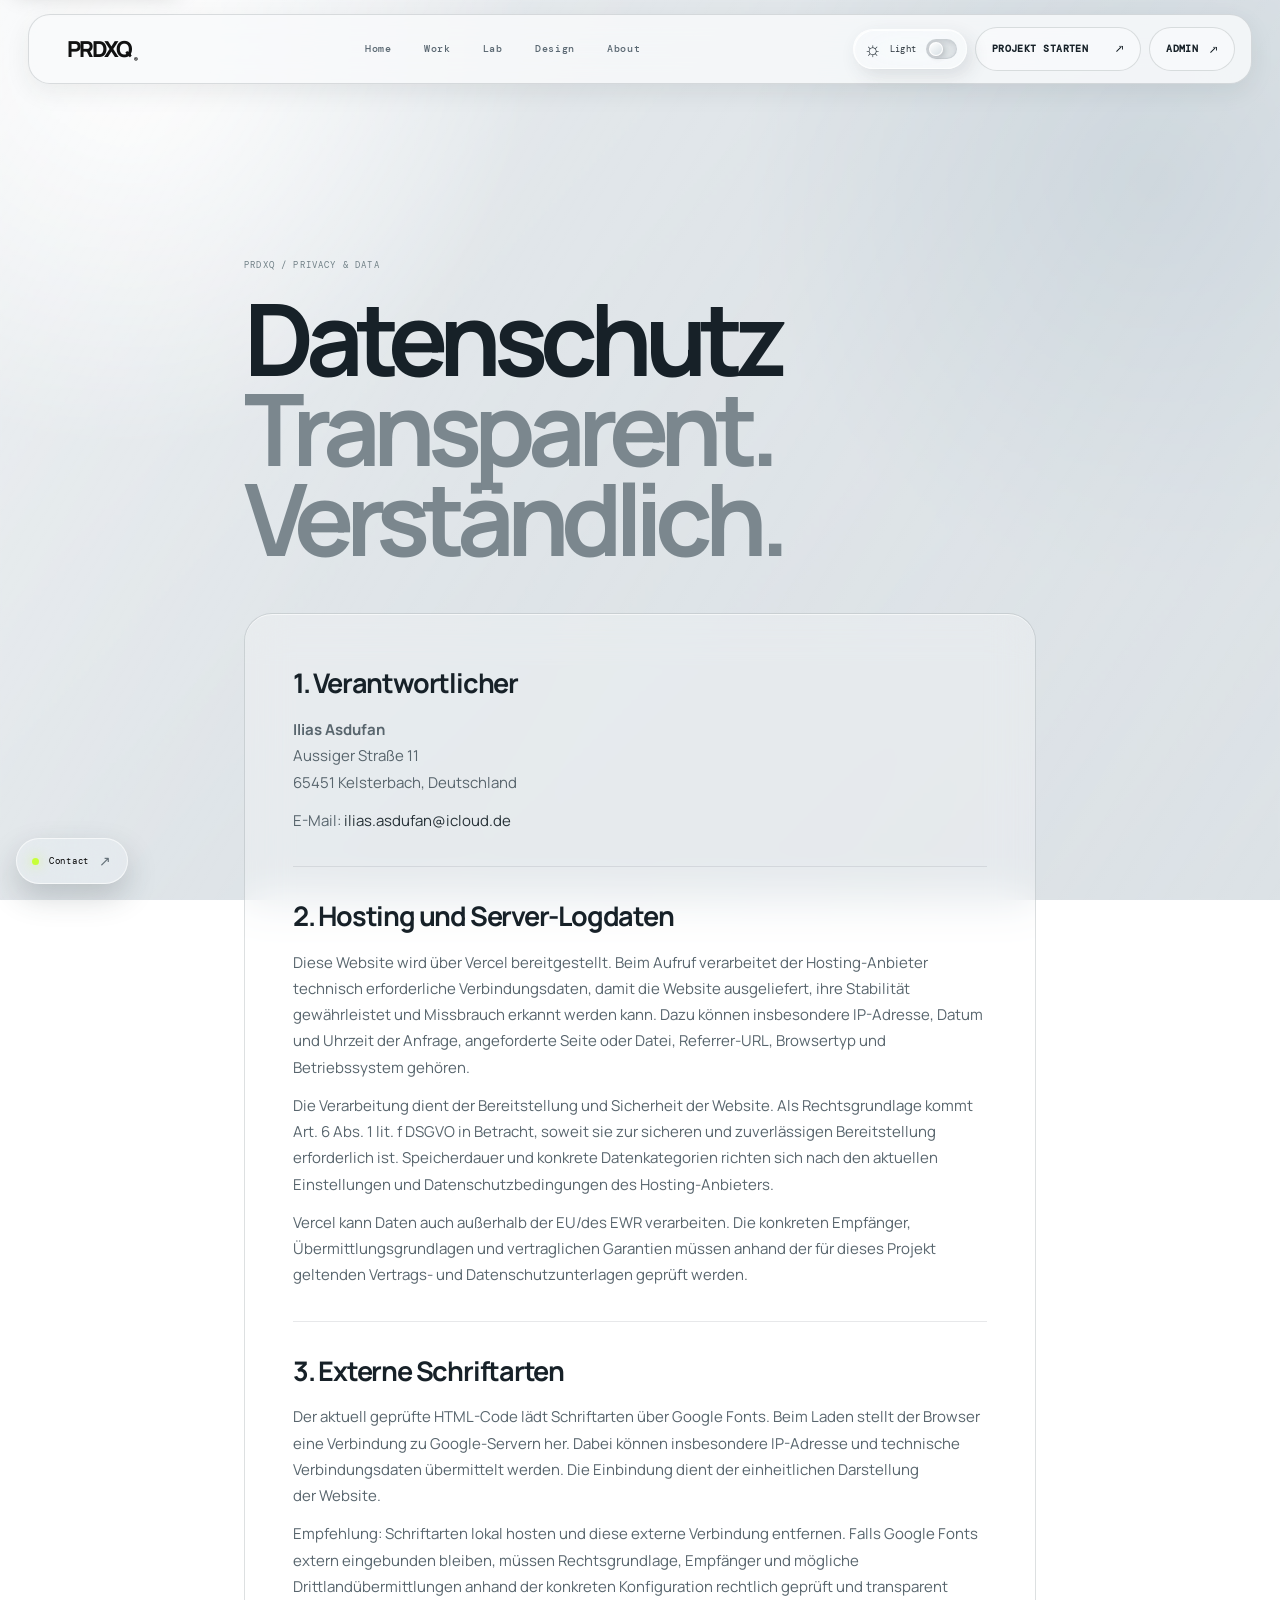
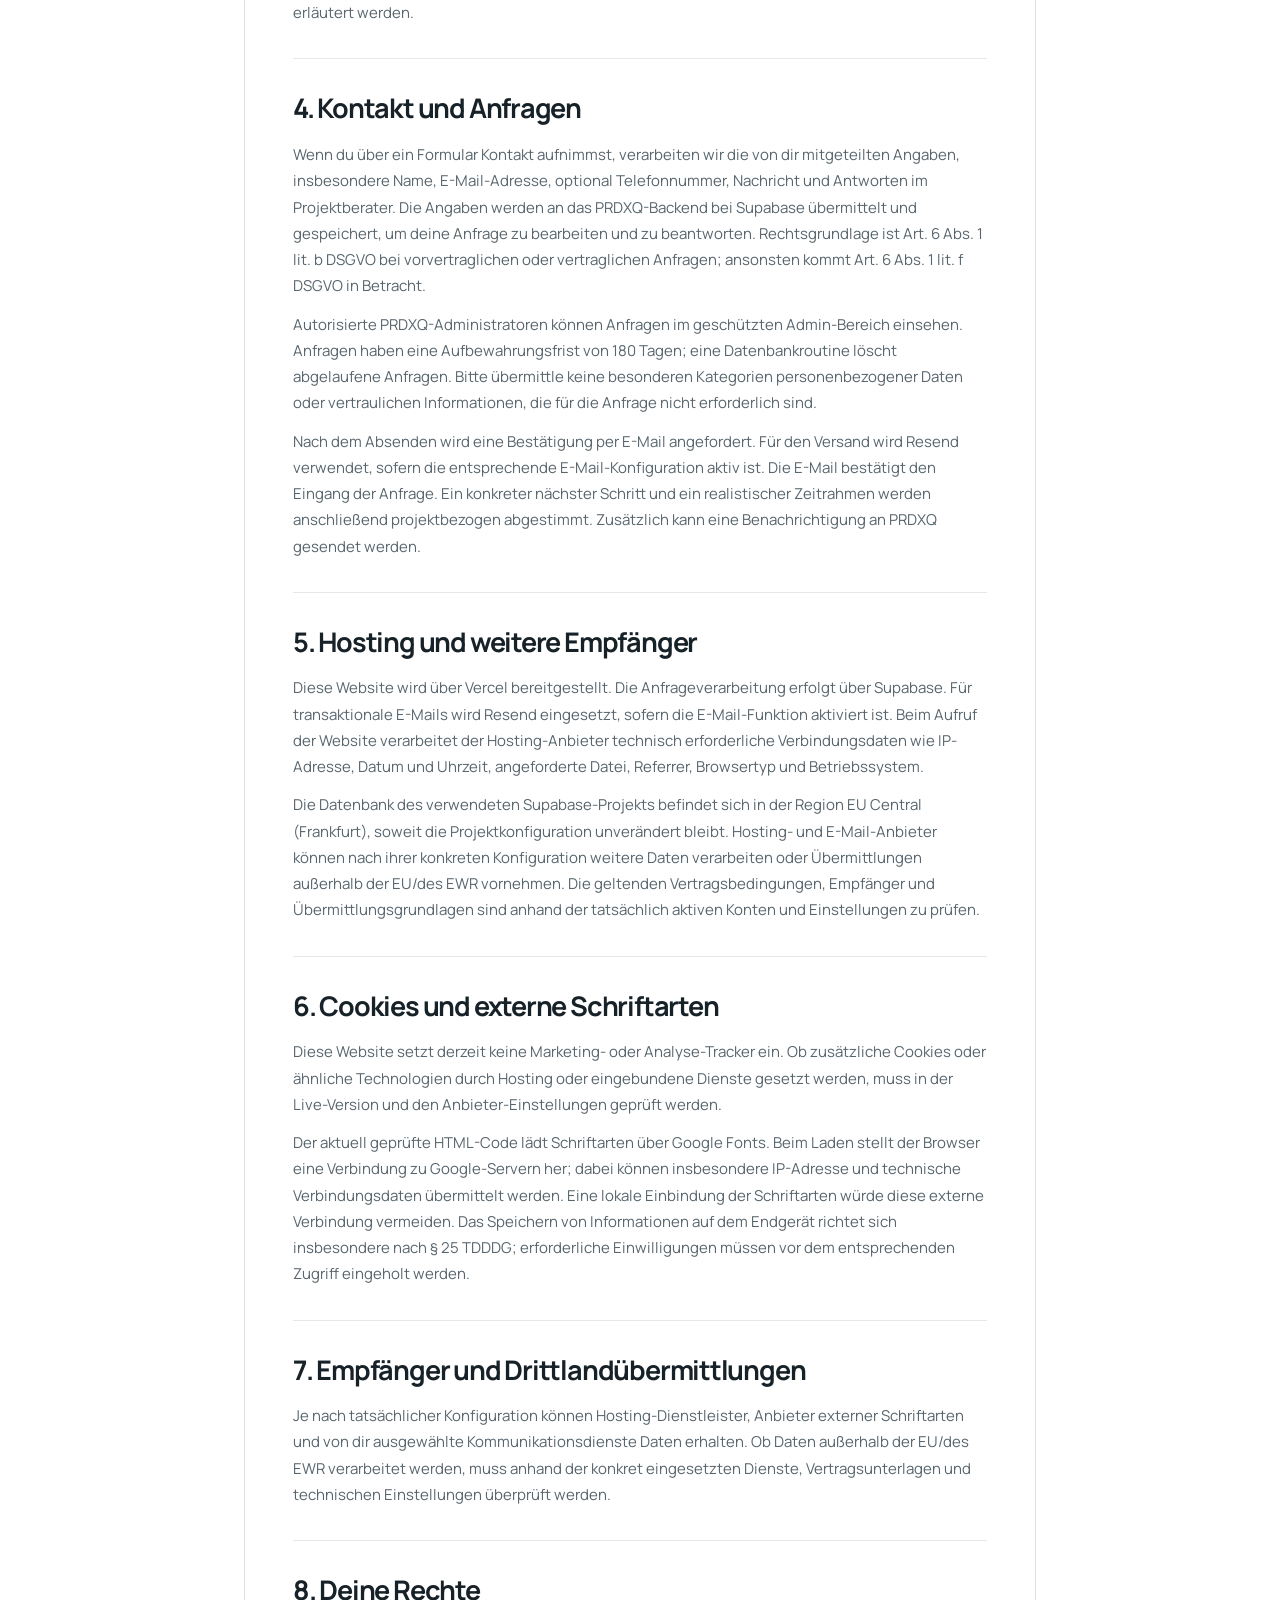
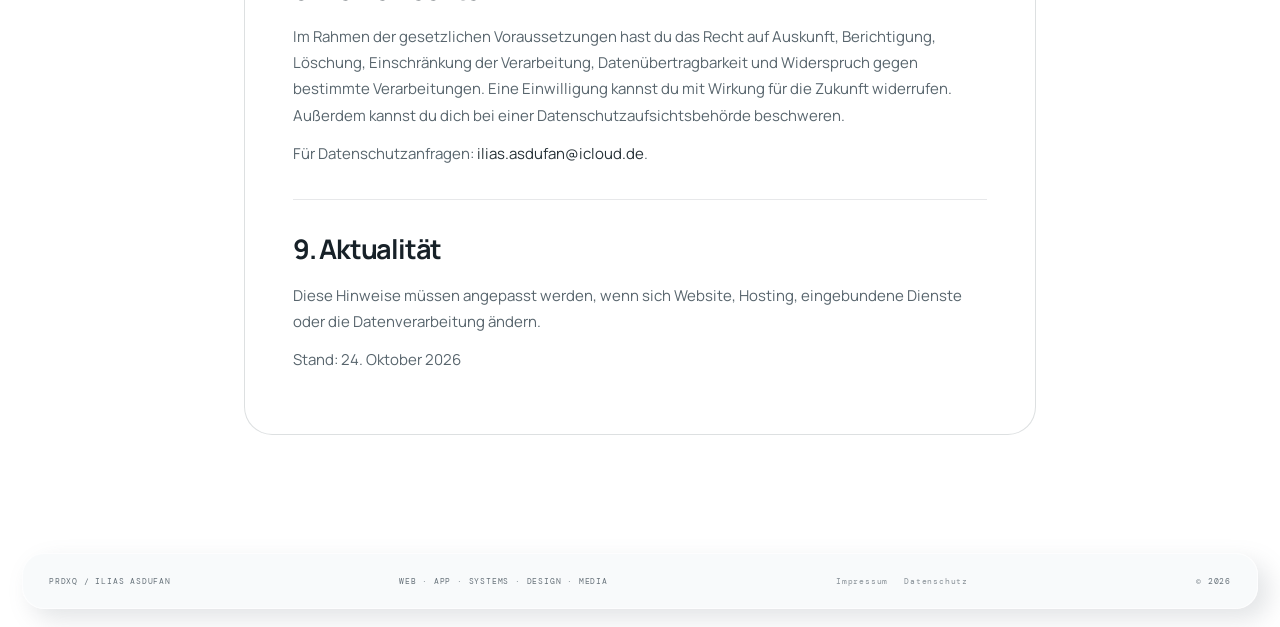
<file: datenschutz.html>
<!doctype html><html lang="de"><head><meta charset="UTF-8"><meta name="viewport" content="width=device-width,initial-scale=1"><meta name="theme-color" content="#dfe4e8"><title>Datenschutz — PRDXQ</title><link rel="preconnect" href="https://fonts.googleapis.com"><link rel="preconnect" href="https://fonts.gstatic.com" crossorigin><link href="https://fonts.googleapis.com/css2?family=DM+Mono:wght@400;500&family=Manrope:wght@400;500;600;700;800&display=swap" rel="stylesheet"><link rel="stylesheet" href="styles.css"><style>
.legal-page{max-width:920px;margin:0 auto;padding:clamp(110px,13vw,170px) 5vw 100px}.legal-page .kicker{font:9px "DM Mono",monospace;letter-spacing:.13em;color:#718087}.legal-page h1{font-size:clamp(52px,9vw,100px);line-height:.9;letter-spacing:-.08em;margin:22px 0 50px}.legal-page h1 em{font-style:normal;color:#7b878e}.legal-content{padding:clamp(24px,5vw,48px);border:1px solid rgba(120,130,138,.2);border-radius:28px;background:rgba(255,255,255,.26);backdrop-filter:blur(22px);-webkit-backdrop-filter:blur(22px);box-shadow:inset 0 1px rgba(255,255,255,.6)}.legal-content section+section{margin-top:32px;padding-top:28px;border-top:1px solid rgba(120,130,138,.18)}.legal-content h2{font-size:clamp(20px,3vw,27px);letter-spacing:-.045em;margin:0 0 12px}.legal-content p,.legal-content address,.legal-content li{font-size:15px;line-height:1.75;color:#58656d;margin:0 0 12px;font-style:normal;overflow-wrap:anywhere}.legal-content a{color:#273238;text-decoration-thickness:1px;text-underline-offset:4px}.legal-content ul{padding-left:22px}.legal-note{font-size:12px!important;color:#77838a!important}@media(max-width:700px){.legal-page{padding:100px 14px 70px}.legal-page h1{margin-bottom:32px}.legal-content{padding:24px 19px;border-radius:22px}.legal-content p,.legal-content address,.legal-content li{font-size:14px}}
</style><link rel="stylesheet" href="theme.css?v=20261114-2"><link rel="stylesheet" href="prdxq-arrows.css?v=20261114-1"></head><body><header class="nav"><a class="brand" href="index.html" aria-label="PRDXQ Home"><span class="brand-word">PRDXQ<sup>®</sup></span></a><nav><a href="index.html">Home</a><a href="work.html">Work</a><a href="lab.html">Lab</a><a href="design.html">Design</a><a href="about.html">About</a></nav><div class="nav-right"><a class="nav-cta" href="contact.html">Projekt starten <b>↗</b></a><button class="menu-toggle" aria-label="Menü öffnen" aria-expanded="false"><i></i><i></i></button></div></header><div class="mobile-menu"><a href="index.html">Home <b>01</b></a><a href="work.html">Work <b>02</b></a><a href="lab.html">Lab <b>03</b></a><a href="design.html">Design <b>04</b></a><a href="about.html">About <b>05</b></a><a href="contact.html">Kontakt <b>06</b></a></div><main><section class="legal-page"><p class="kicker">PRDXQ / PRIVACY & DATA</p><h1>Datenschutz<br><em>Transparent. Verständlich.</em></h1><div class="legal-content">
<section><h2>1. Verantwortlicher</h2><address><strong>Ilias Asdufan</strong><br>Aussiger Straße 11<br>65451 Kelsterbach, Deutschland</address><p>E-Mail: <a href="mailto:ilias.asdufan@icloud.de">ilias.asdufan@icloud.de</a></p></section>
<section><h2>2. Hosting und Server-Logdaten</h2><p>Diese Website wird über Vercel bereitgestellt. Beim Aufruf verarbeitet der Hosting-Anbieter technisch erforderliche Verbindungsdaten, damit die Website ausgeliefert, ihre Stabilität gewährleistet und Missbrauch erkannt werden kann. Dazu können insbesondere IP-Adresse, Datum und Uhrzeit der Anfrage, angeforderte Seite oder Datei, Referrer-URL, Browsertyp und Betriebssystem gehören.</p><p>Die Verarbeitung dient der Bereitstellung und Sicherheit der Website. Als Rechtsgrundlage kommt Art. 6 Abs. 1 lit. f DSGVO in Betracht, soweit sie zur sicheren und zuverlässigen Bereitstellung erforderlich ist. Speicherdauer und konkrete Datenkategorien richten sich nach den aktuellen Einstellungen und Datenschutzbedingungen des Hosting-Anbieters.</p><p>Vercel kann Daten auch außerhalb der EU/des EWR verarbeiten. Die konkreten Empfänger, Übermittlungsgrundlagen und vertraglichen Garantien müssen anhand der für dieses Projekt geltenden Vertrags- und Datenschutzunterlagen geprüft werden.</p></section>
<section><h2>3. Externe Schriftarten</h2><p>Der aktuell geprüfte HTML-Code lädt Schriftarten über Google Fonts. Beim Laden stellt der Browser eine Verbindung zu Google-Servern her. Dabei können insbesondere IP-Adresse und technische Verbindungsdaten übermittelt werden. Die Einbindung dient der einheitlichen Darstellung der Website.</p><p>Empfehlung: Schriftarten lokal hosten und diese externe Verbindung entfernen. Falls Google Fonts extern eingebunden bleiben, müssen Rechtsgrundlage, Empfänger und mögliche Drittlandübermittlungen anhand der konkreten Konfiguration rechtlich geprüft und transparent erläutert werden.</p></section>
<section><h2>4. Kontakt und Anfragen</h2><p>Wenn du über ein Formular Kontakt aufnimmst, verarbeiten wir die von dir mitgeteilten Angaben, insbesondere Name, E-Mail-Adresse, optional Telefonnummer, Nachricht und Antworten im Projektberater. Die Angaben werden an das PRDXQ-Backend bei Supabase übermittelt und gespeichert, um deine Anfrage zu bearbeiten und zu beantworten. Rechtsgrundlage ist Art. 6 Abs. 1 lit. b DSGVO bei vorvertraglichen oder vertraglichen Anfragen; ansonsten kommt Art. 6 Abs. 1 lit. f DSGVO in Betracht.</p><p>Autorisierte PRDXQ-Administratoren können Anfragen im geschützten Admin-Bereich einsehen. Anfragen haben eine Aufbewahrungsfrist von 180 Tagen; eine Datenbankroutine löscht abgelaufene Anfragen. Bitte übermittle keine besonderen Kategorien personenbezogener Daten oder vertraulichen Informationen, die für die Anfrage nicht erforderlich sind.</p><p>Nach dem Absenden wird eine Bestätigung per E-Mail angefordert. Für den Versand wird Resend verwendet, sofern die entsprechende E-Mail-Konfiguration aktiv ist. Die E-Mail bestätigt den Eingang der Anfrage. Ein konkreter nächster Schritt und ein realistischer Zeitrahmen werden anschließend projektbezogen abgestimmt. Zusätzlich kann eine Benachrichtigung an PRDXQ gesendet werden.</p></section>
<section><h2>5. Hosting und weitere Empfänger</h2><p>Diese Website wird über Vercel bereitgestellt. Die Anfrageverarbeitung erfolgt über Supabase. Für transaktionale E-Mails wird Resend eingesetzt, sofern die E-Mail-Funktion aktiviert ist. Beim Aufruf der Website verarbeitet der Hosting-Anbieter technisch erforderliche Verbindungsdaten wie IP-Adresse, Datum und Uhrzeit, angeforderte Datei, Referrer, Browsertyp und Betriebssystem.</p><p>Die Datenbank des verwendeten Supabase-Projekts befindet sich in der Region EU Central (Frankfurt), soweit die Projektkonfiguration unverändert bleibt. Hosting- und E-Mail-Anbieter können nach ihrer konkreten Konfiguration weitere Daten verarbeiten oder Übermittlungen außerhalb der EU/des EWR vornehmen. Die geltenden Vertragsbedingungen, Empfänger und Übermittlungsgrundlagen sind anhand der tatsächlich aktiven Konten und Einstellungen zu prüfen.</p></section>
<section><h2>6. Cookies und externe Schriftarten</h2><p>Diese Website setzt derzeit keine Marketing- oder Analyse-Tracker ein. Ob zusätzliche Cookies oder ähnliche Technologien durch Hosting oder eingebundene Dienste gesetzt werden, muss in der Live-Version und den Anbieter-Einstellungen geprüft werden.</p><p>Der aktuell geprüfte HTML-Code lädt Schriftarten über Google Fonts. Beim Laden stellt der Browser eine Verbindung zu Google-Servern her; dabei können insbesondere IP-Adresse und technische Verbindungsdaten übermittelt werden. Eine lokale Einbindung der Schriftarten würde diese externe Verbindung vermeiden. Das Speichern von Informationen auf dem Endgerät richtet sich insbesondere nach § 25 TDDDG; erforderliche Einwilligungen müssen vor dem entsprechenden Zugriff eingeholt werden.</p></section>
<section><h2>7. Empfänger und Drittlandübermittlungen</h2><p>Je nach tatsächlicher Konfiguration können Hosting-Dienstleister, Anbieter externer Schriftarten und von dir ausgewählte Kommunikationsdienste Daten erhalten. Ob Daten außerhalb der EU/des EWR verarbeitet werden, muss anhand der konkret eingesetzten Dienste, Vertragsunterlagen und technischen Einstellungen überprüft werden.</p></section>
<section><h2>8. Deine Rechte</h2><p>Im Rahmen der gesetzlichen Voraussetzungen hast du das Recht auf Auskunft, Berichtigung, Löschung, Einschränkung der Verarbeitung, Datenübertragbarkeit und Widerspruch gegen bestimmte Verarbeitungen. Eine Einwilligung kannst du mit Wirkung für die Zukunft widerrufen. Außerdem kannst du dich bei einer Datenschutzaufsichtsbehörde beschweren.</p><p>Für Datenschutzanfragen: <a href="mailto:ilias.asdufan@icloud.de">ilias.asdufan@icloud.de</a>.</p></section>
<section><h2>9. Aktualität</h2><p>Diese Hinweise müssen angepasst werden, wenn sich Website, Hosting, eingebundene Dienste oder die Datenverarbeitung ändern.</p><p>Stand: 24. Oktober 2026</p></section>
</div></section></main><footer><span>PRDXQ / ILIAS ASDUFAN</span><span>WEB · APP · SYSTEMS · DESIGN · MEDIA</span><span class="legal-links"><a href="impressum.html">Impressum</a><a href="datenschutz.html">Datenschutz</a></span><span>© 2026</span></footer><script src="script.js?v=20261101-1"></script><script src="admin-link.js?v=20261021-3"></script><script src="theme-switch.js?v=20261114-2"></script><script src="prdxq-arrows.js?v=20261114-1" defer></script></body></html>
</file>
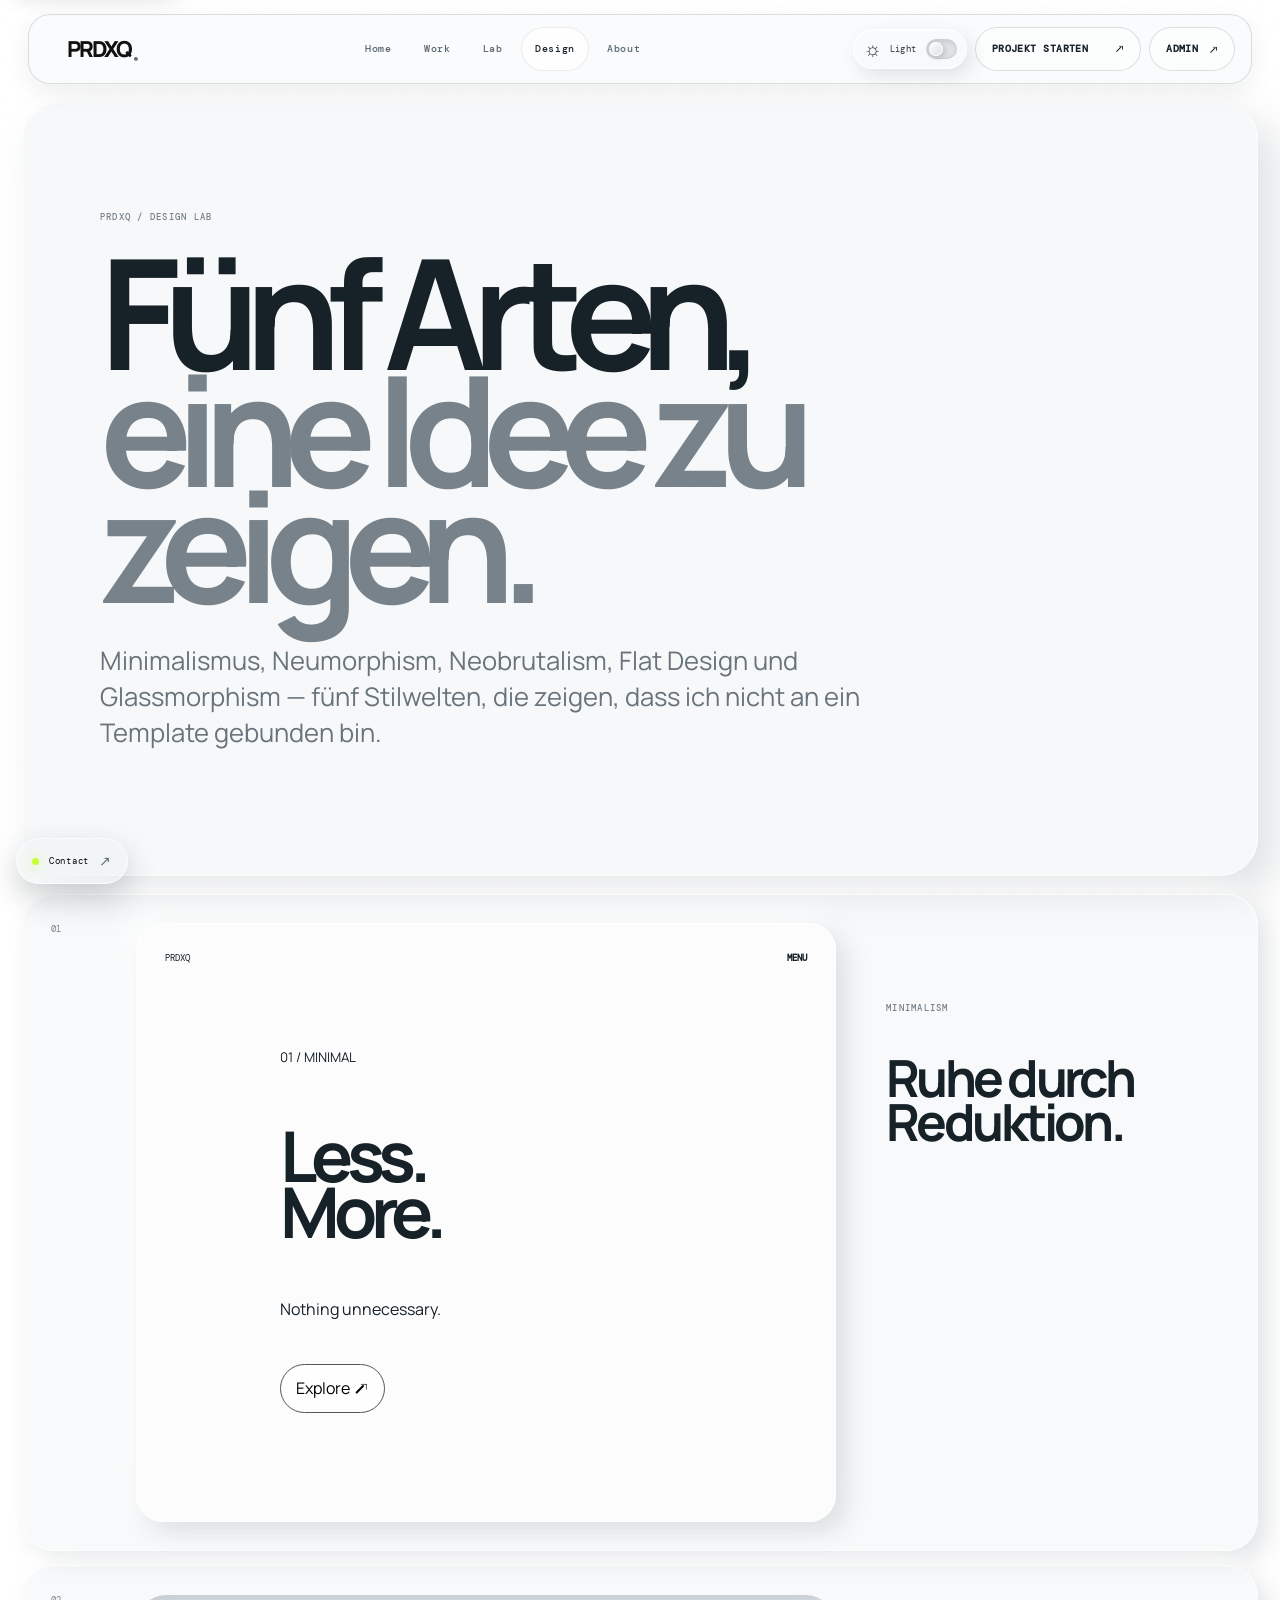
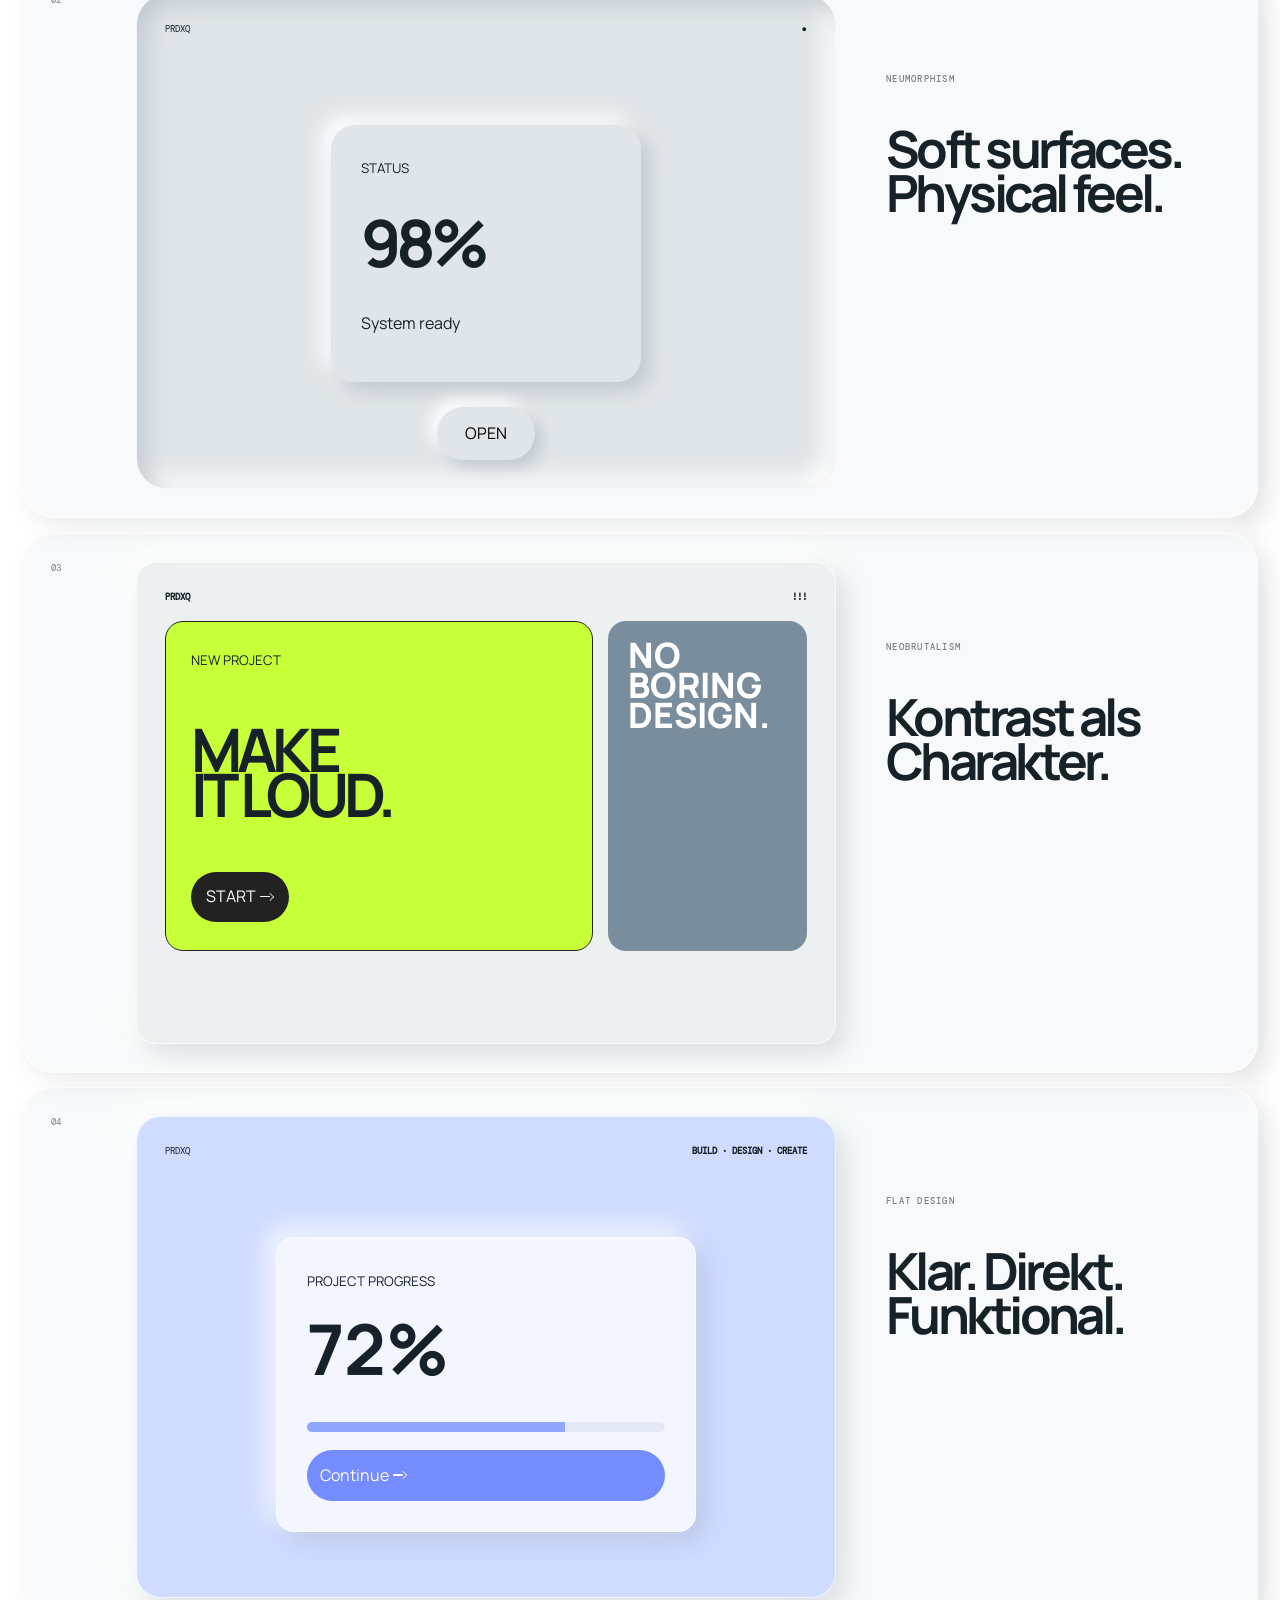
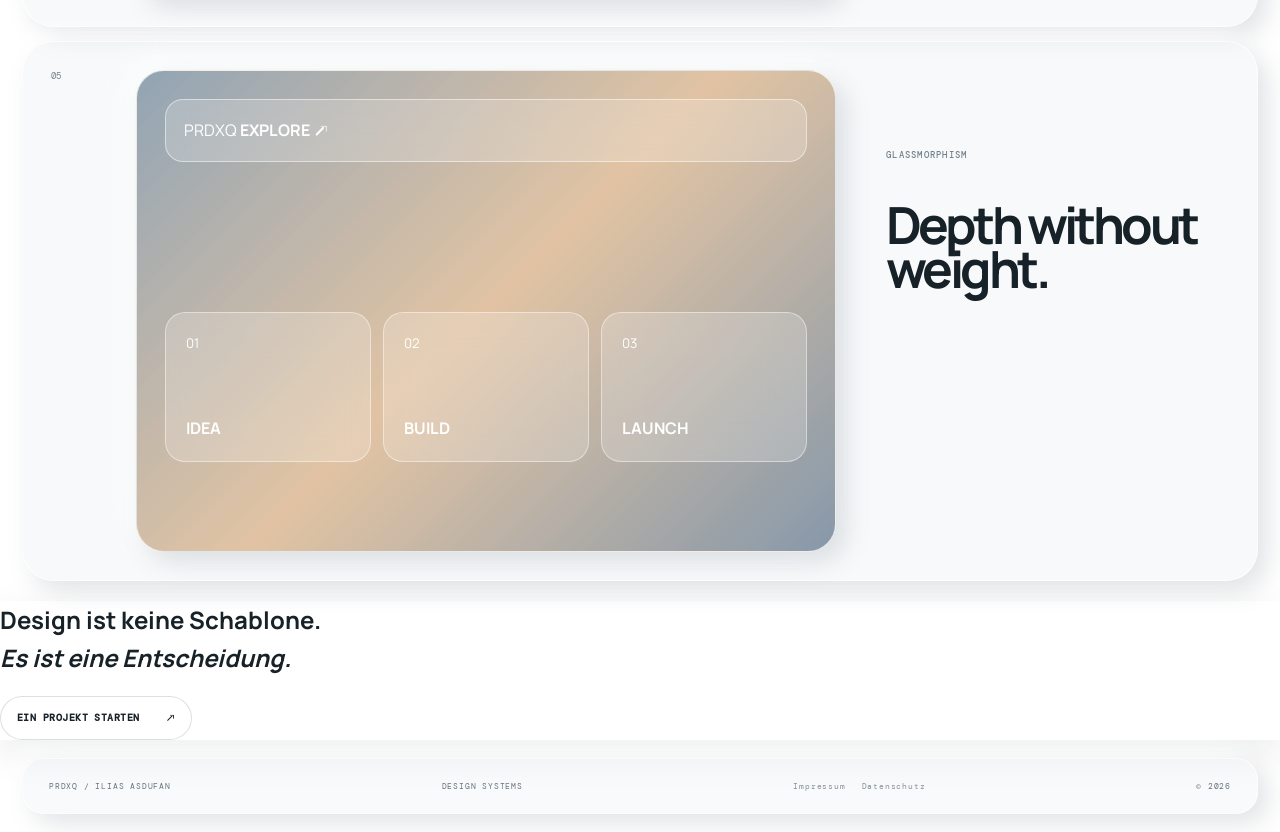
<file: design.html>
<!doctype html><html lang="de"><head><meta charset="UTF-8"><meta name="viewport" content="width=device-width,initial-scale=1"><link rel="preconnect" href="https://fonts.googleapis.com"><link rel="preconnect" href="https://fonts.gstatic.com" crossorigin><link href="https://fonts.googleapis.com/css2?family=DM+Mono:wght@400;500&family=Manrope:wght@400;500;600;700;800&display=swap" rel="stylesheet"><link rel="icon" type="image/png" href="prdxq-logo-transparent.png"><link rel="stylesheet" href="styles.css"><title>Design Systems — PRDXQ</title><link rel="stylesheet" href="theme.css?v=20261114-2"><link rel="stylesheet" href="prdxq-arrows.css?v=20261114-1"></head><body class="design-page"><header class="nav"><a class="brand" href="index.html" aria-label="PRDXQ Home"><span class="brand-word">PRDXQ<sup>®</sup></span></a><nav><a href="index.html">Home</a><a href="work.html">Work</a><a href="lab.html">Lab</a><a href="design.html">Design</a><a href="about.html">About</a></nav><div class="nav-right"><a class="nav-cta" href="contact.html">Projekt starten <b>↗</b></a><button class="menu-toggle" aria-label="Menü öffnen" aria-expanded="false"><i></i><i></i></button></div></header><div class="mobile-menu"><a href="index.html">Home <b>01</b></a><a href="work.html">Work <b>02</b></a><a href="lab.html">Lab <b>03</b></a><a href="design.html">Design <b>04</b></a><a href="about.html">About <b>05</b></a><a href="contact.html">Kontakt <b>06</b></a></div><main><section class="design-hero"><p class="kicker">PRDXQ / DESIGN LAB</p><h1>Fünf Arten,<br><em>eine Idee zu zeigen.</em></h1><p>Minimalismus, Neumorphism, Neobrutalism, Flat Design und Glassmorphism — fünf Stilwelten, die zeigen, dass ich nicht an ein Template gebunden bin.</p></section><section class="design-list">
<div class="design-row"><span>01</span><div class="demo minimal"><nav>PRDXQ <b>MENU</b></nav><div><small>01 / MINIMAL</small><h2>Less.<br>More.</h2><p>Nothing unnecessary.</p><button>Explore ↗</button></div></div><div><p class="kicker">MINIMALISM</p><h2>Ruhe durch Reduktion.</h2></div></div>
<div class="design-row"><span>02</span><div class="demo neumorph"><nav>PRDXQ <b>●</b></nav><div class="neo-box"><small>STATUS</small><strong>98%</strong><p>System ready</p></div><button>OPEN</button></div><div><p class="kicker">NEUMORPHISM</p><h2>Soft surfaces.<br>Physical feel.</h2></div></div>
<div class="design-row"><span>03</span><div class="demo brutal"><nav><b>PRDXQ</b><b>!!!</b></nav><div class="brutal-grid"><div><small>NEW PROJECT</small><strong>MAKE<br>IT LOUD.</strong><button>START →</button></div><aside>NO<br>BORING<br>DESIGN.</aside></div></div><div><p class="kicker">NEOBRUTALISM</p><h2>Kontrast als Charakter.</h2></div></div>
<div class="design-row"><span>04</span><div class="demo flat"><nav>PRDXQ <b>BUILD · DESIGN · CREATE</b></nav><div class="flat-card"><small>PROJECT PROGRESS</small><strong>72%</strong><i></i><button>Continue →</button></div></div><div><p class="kicker">FLAT DESIGN</p><h2>Klar. Direkt.<br>Funktional.</h2></div></div>
<div class="design-row"><span>05</span><div class="demo glass"><div class="glass-nav">PRDXQ <b>EXPLORE ↗</b></div><div class="glass-cards"><div><small>01</small><strong>IDEA</strong></div><div><small>02</small><strong>BUILD</strong></div><div><small>03</small><strong>LAUNCH</strong></div></div></div><div><p class="kicker">GLASSMORPHISM</p><h2>Depth without weight.</h2></div></div></section><section class="design-end"><h2>Design ist keine Schablone.<br><em>Es ist eine Entscheidung.</em></h2><a class="text-link" href="contact.html">Ein Projekt starten <b>↗</b></a></section></main><footer><span>PRDXQ / ILIAS ASDUFAN</span><span>DESIGN SYSTEMS</span><span class="legal-links"><a href="impressum.html">Impressum</a><a href="datenschutz.html">Datenschutz</a></span><span>© 2026</span></footer><script src="script.js?v=20261101-1"></script><script src="admin-link.js?v=20261021-3"></script><script src="theme-switch.js?v=20261114-2"></script><script src="prdxq-arrows.js?v=20261114-1" defer></script></body></html>
</file>
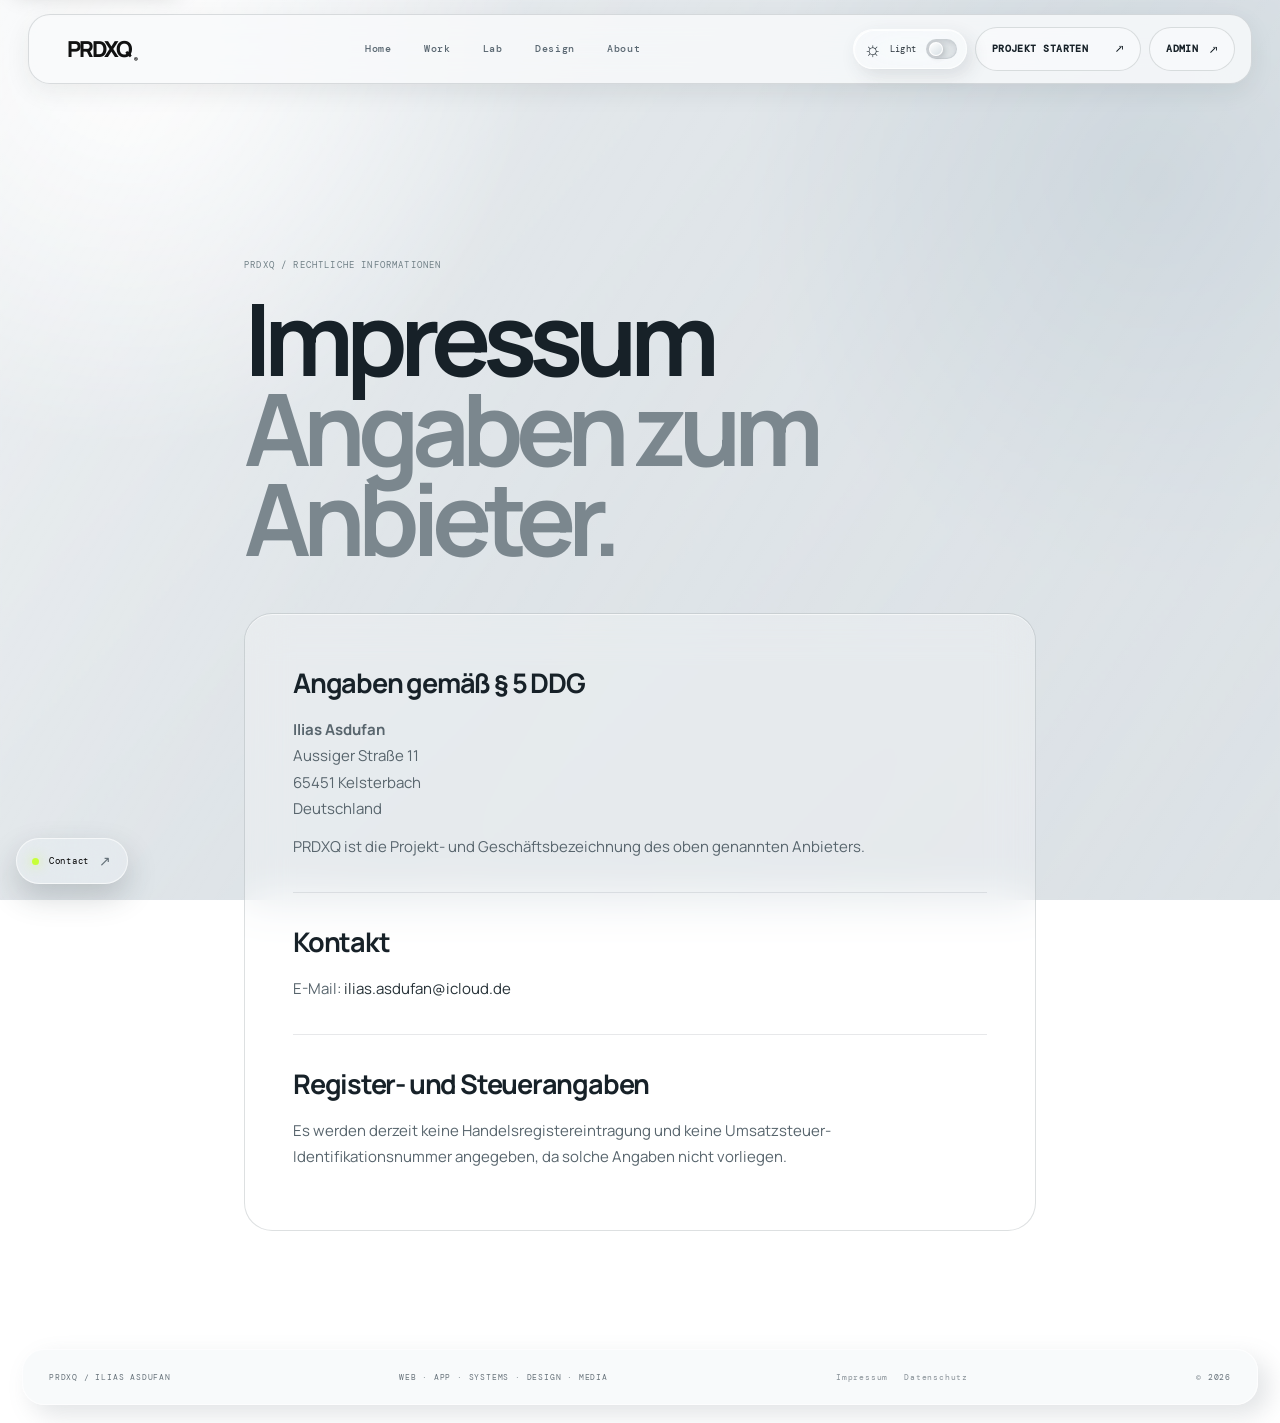
<file: impressum.html>
<!doctype html><html lang="de"><head><meta charset="UTF-8"><meta name="viewport" content="width=device-width,initial-scale=1"><meta name="theme-color" content="#dfe4e8"><title>Impressum — PRDXQ</title><link rel="preconnect" href="https://fonts.googleapis.com"><link rel="preconnect" href="https://fonts.gstatic.com" crossorigin><link href="https://fonts.googleapis.com/css2?family=DM+Mono:wght@400;500&family=Manrope:wght@400;500;600;700;800&display=swap" rel="stylesheet"><link rel="stylesheet" href="styles.css"><style>
.legal-page{max-width:920px;margin:0 auto;padding:clamp(110px,13vw,170px) 5vw 100px}.legal-page .kicker{font:9px "DM Mono",monospace;letter-spacing:.13em;color:#718087}.legal-page h1{font-size:clamp(52px,9vw,100px);line-height:.9;letter-spacing:-.08em;margin:22px 0 50px}.legal-page h1 em{font-style:normal;color:#7b878e}.legal-content{padding:clamp(24px,5vw,48px);border:1px solid rgba(120,130,138,.2);border-radius:28px;background:rgba(255,255,255,.26);backdrop-filter:blur(22px);-webkit-backdrop-filter:blur(22px);box-shadow:inset 0 1px rgba(255,255,255,.6)}.legal-content section+section{margin-top:32px;padding-top:28px;border-top:1px solid rgba(120,130,138,.18)}.legal-content h2{font-size:clamp(20px,3vw,27px);letter-spacing:-.045em;margin:0 0 12px}.legal-content p,.legal-content address,.legal-content li{font-size:15px;line-height:1.75;color:#58656d;margin:0 0 12px;font-style:normal;overflow-wrap:anywhere}.legal-content a{color:#273238;text-decoration-thickness:1px;text-underline-offset:4px}.legal-content ul{padding-left:22px}.legal-note{font-size:12px!important;color:#77838a!important}@media(max-width:700px){.legal-page{padding:100px 14px 70px}.legal-page h1{margin-bottom:32px}.legal-content{padding:24px 19px;border-radius:22px}.legal-content p,.legal-content address,.legal-content li{font-size:14px}}
</style><link rel="stylesheet" href="theme.css?v=20261114-2"><link rel="stylesheet" href="prdxq-arrows.css?v=20261114-1"></head><body><header class="nav"><a class="brand" href="index.html" aria-label="PRDXQ Home"><span class="brand-word">PRDXQ<sup>®</sup></span></a><nav><a href="index.html">Home</a><a href="work.html">Work</a><a href="lab.html">Lab</a><a href="design.html">Design</a><a href="about.html">About</a></nav><div class="nav-right"><a class="nav-cta" href="contact.html">Projekt starten <b>↗</b></a><button class="menu-toggle" aria-label="Menü öffnen" aria-expanded="false"><i></i><i></i></button></div></header><div class="mobile-menu"><a href="index.html">Home <b>01</b></a><a href="work.html">Work <b>02</b></a><a href="lab.html">Lab <b>03</b></a><a href="design.html">Design <b>04</b></a><a href="about.html">About <b>05</b></a><a href="contact.html">Kontakt <b>06</b></a></div><main><section class="legal-page"><p class="kicker">PRDXQ / RECHTLICHE INFORMATIONEN</p><h1>Impressum<br><em>Angaben zum Anbieter.</em></h1><div class="legal-content">
<section><h2>Angaben gemäß § 5 DDG</h2><address><strong>Ilias Asdufan</strong><br>Aussiger Straße 11<br>65451 Kelsterbach<br>Deutschland</address><p>PRDXQ ist die Projekt- und Geschäftsbezeichnung des oben genannten Anbieters.</p></section>
<section><h2>Kontakt</h2><p>E-Mail: <a href="mailto:ilias.asdufan@icloud.de">ilias.asdufan@icloud.de</a></p></section>
<section><h2>Register- und Steuerangaben</h2><p>Es werden derzeit keine Handelsregistereintragung und keine Umsatzsteuer-Identifikationsnummer angegeben, da solche Angaben nicht vorliegen.</p></section>

</div></section></main><footer><span>PRDXQ / ILIAS ASDUFAN</span><span>WEB · APP · SYSTEMS · DESIGN · MEDIA</span><span class="legal-links"><a href="impressum.html">Impressum</a><a href="datenschutz.html">Datenschutz</a></span><span>© 2026</span></footer><script src="script.js?v=20261101-1"></script>
<script src="admin-link.js?v=20261021-3"></script><script src="theme-switch.js?v=20261114-2"></script><script src="prdxq-arrows.js?v=20261114-1" defer></script></body></html>
</file>
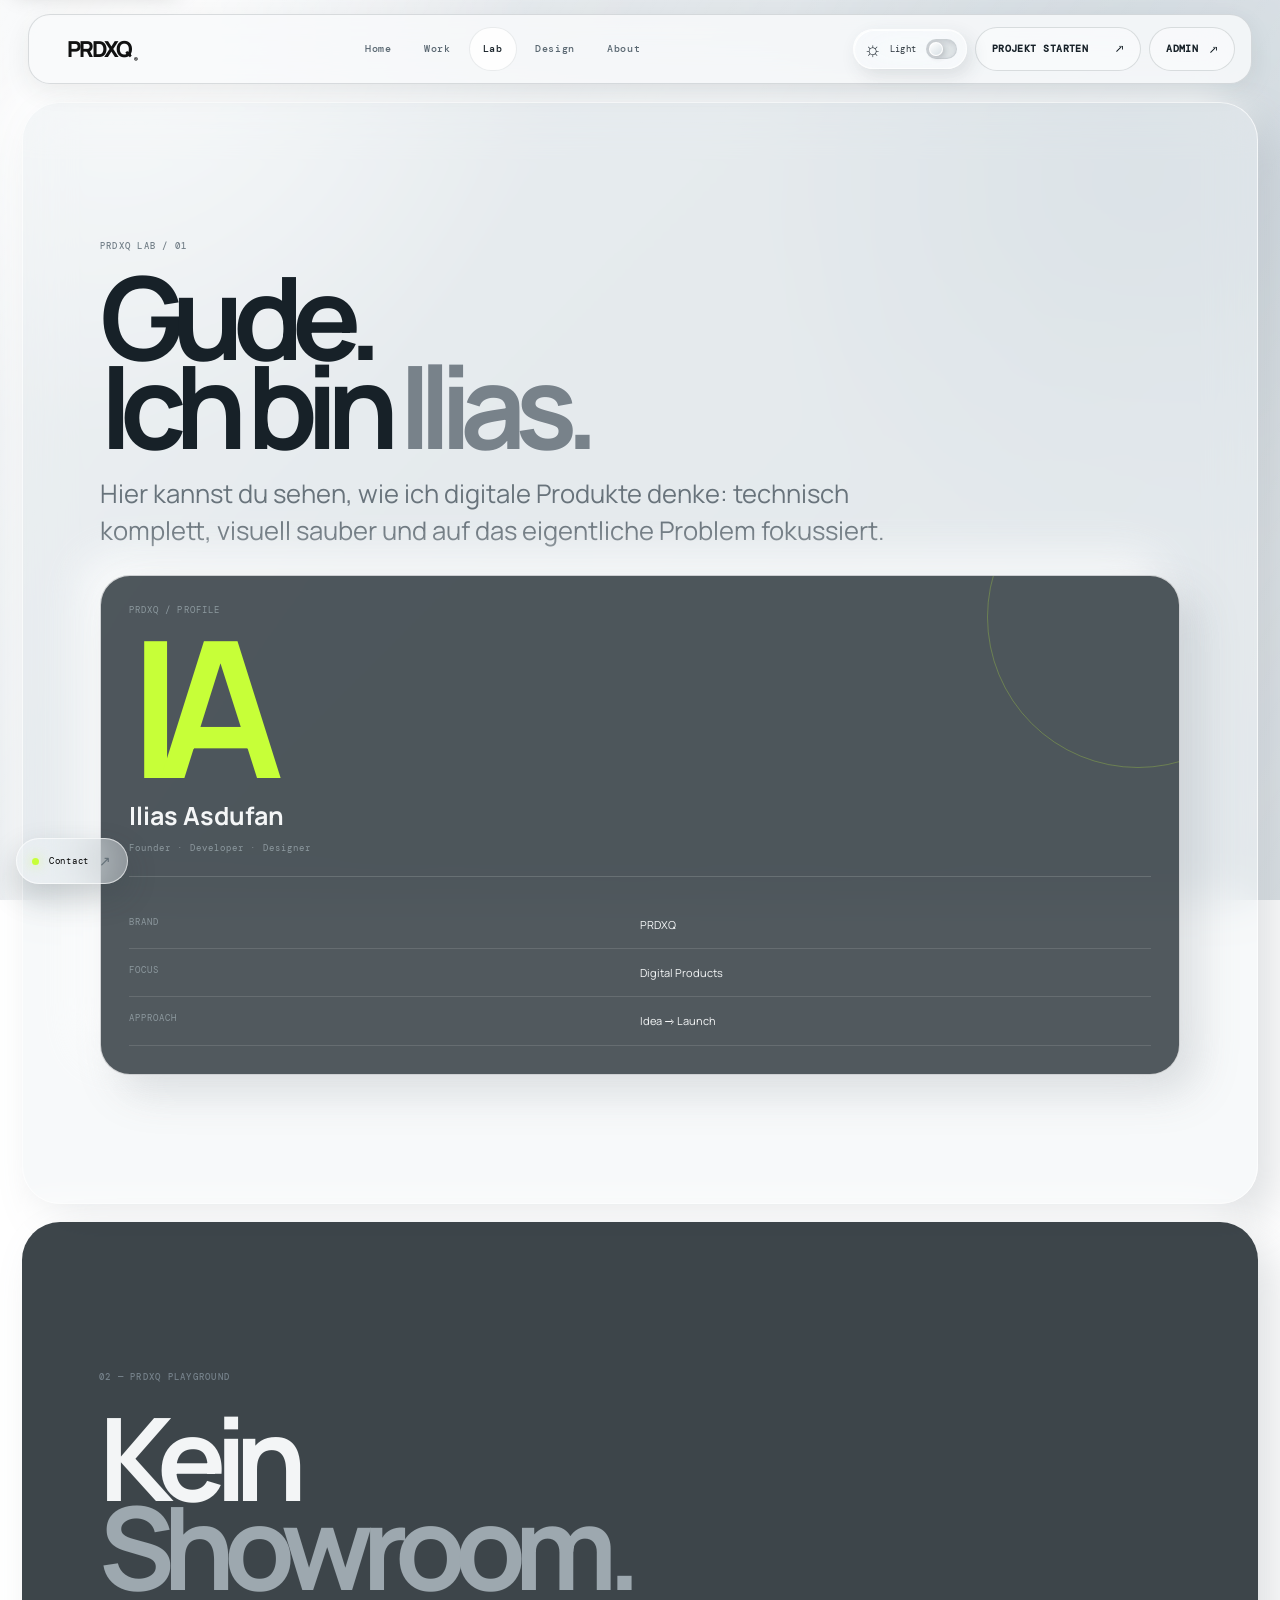
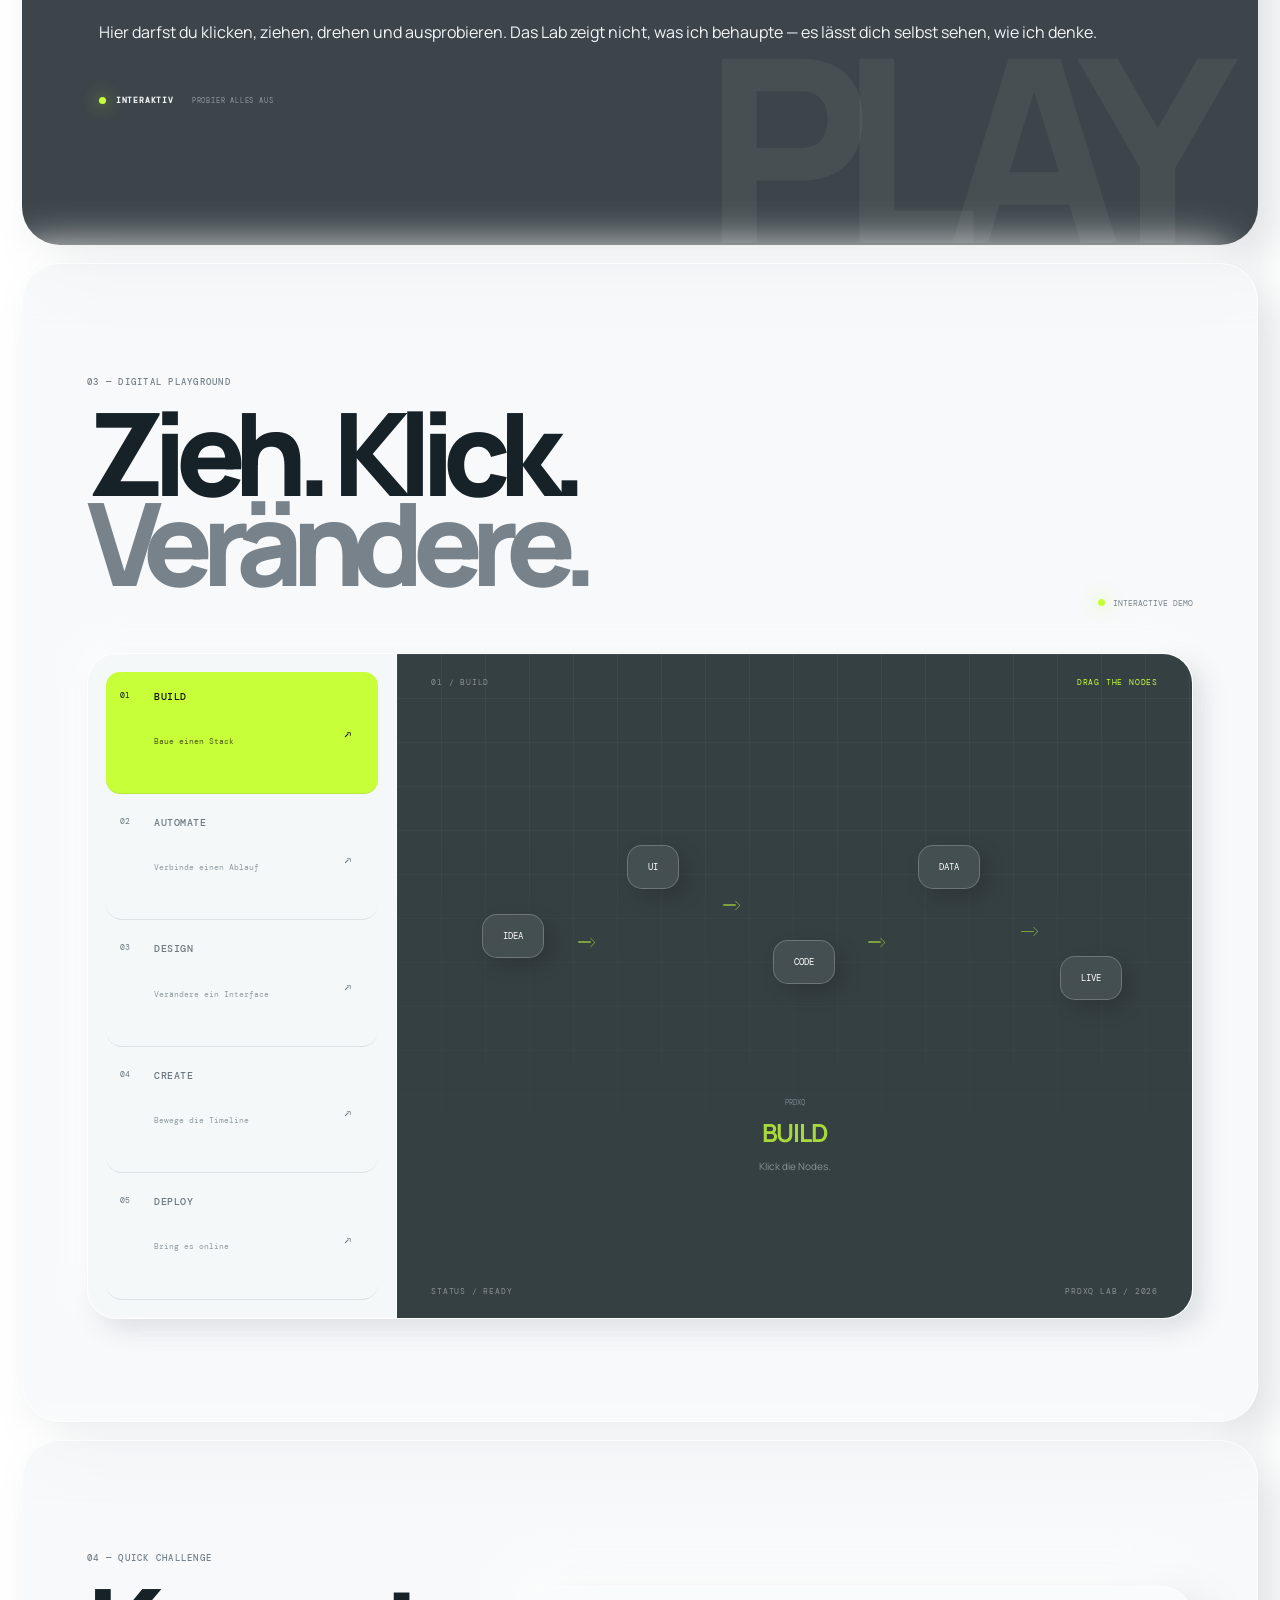
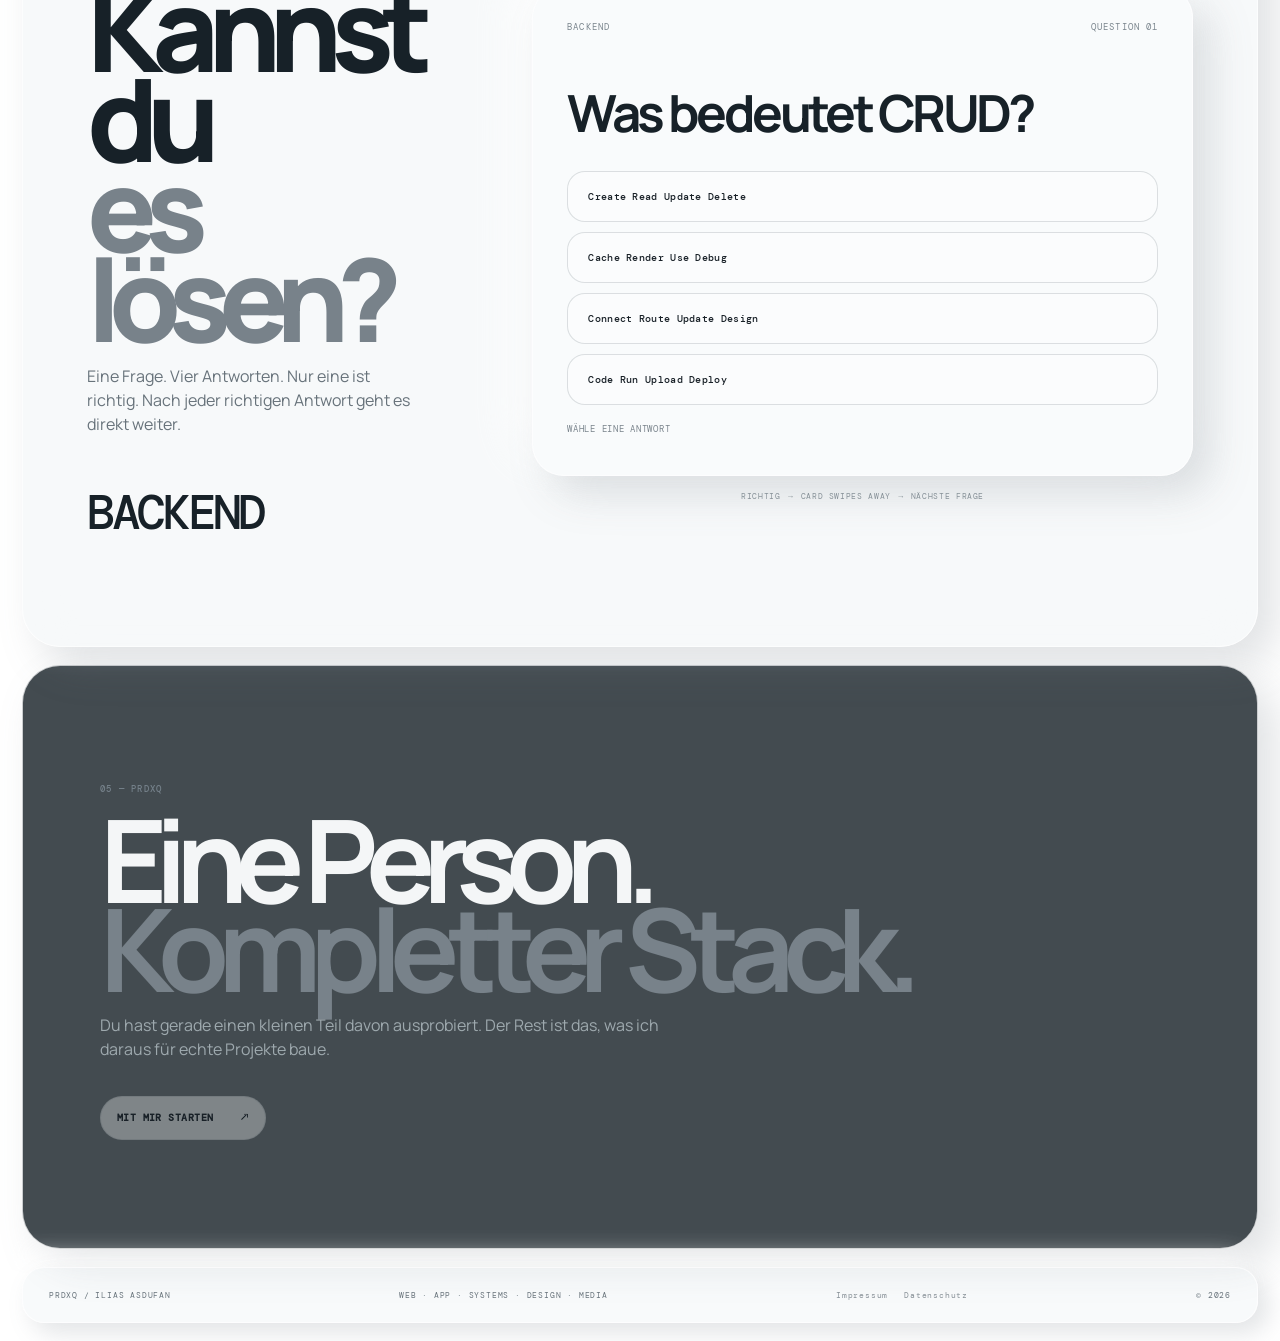
<file: lab.html>
<!doctype html><html lang="de"><head><meta charset="UTF-8"><meta name="viewport" content="width=device-width,initial-scale=1"><meta name="theme-color" content="#080808"><link rel="preconnect" href="https://fonts.googleapis.com"><link rel="preconnect" href="https://fonts.gstatic.com" crossorigin><link href="https://fonts.googleapis.com/css2?family=DM+Mono:wght@400;500&family=Manrope:wght@400;500;600;700;800&display=swap" rel="stylesheet"><link rel="icon" type="image/png" href="prdxq-logo-transparent.png"><link rel="stylesheet" href="styles.css"><title>Lab — PRDXQ</title><link rel="stylesheet" href="theme.css?v=20261114-2"><link rel="stylesheet" href="prdxq-arrows.css?v=20261114-1"></head><body><header class="nav"><a class="brand" href="index.html" aria-label="PRDXQ Home"><span class="brand-word">PRDXQ<sup>®</sup></span></a><nav><a href="index.html">Home</a><a href="work.html">Work</a><a href="lab.html">Lab</a><a href="design.html">Design</a><a href="about.html">About</a></nav><div class="nav-right"><a class="nav-cta" href="contact.html">Projekt starten <b>↗</b></a><button class="menu-toggle" aria-label="Menü öffnen" aria-expanded="false"><i></i><i></i></button></div></header><div class="mobile-menu"><a href="index.html">Home <b>01</b></a><a href="work.html">Work <b>02</b></a><a href="lab.html">Lab <b>03</b></a><a href="design.html">Design <b>04</b></a><a href="about.html">About <b>05</b></a><a href="contact.html">Kontakt <b>06</b></a></div><main><section class="lab-hero-new"><div class="lab-copy"><p class="kicker">PRDXQ LAB / 01</p><h1>Gude.<br>Ich bin <em>Ilias.</em></h1><p>Hier kannst du sehen, wie ich digitale Produkte denke: technisch komplett, visuell sauber und auf das eigentliche Problem fokussiert.</p></div><div class="id-card"><span>PRDXQ / PROFILE</span><strong>IA</strong><div><b>Ilias Asdufan</b><small>Founder · Developer · Designer</small></div><dl><dt>BRAND</dt><dd>PRDXQ</dd><dt>FOCUS</dt><dd>Digital Products</dd><dt>APPROACH</dt><dd>Idea → Launch</dd></dl></div></section><section class="lab-intro-band lab-intro-play"><p class="kicker">02 — PRDXQ PLAYGROUND</p><h2>Kein<br><em>Showroom.</em></h2><p>Hier darfst du klicken, ziehen, drehen und ausprobieren. Das Lab zeigt nicht, was ich behaupte — es lässt dich selbst sehen, wie ich denke.</p><div class="play-instruction"><span class="acid-dot"></span><b>INTERAKTIV</b><small>PROBIER ALLES AUS</small></div></section>
<section class="lab-console">
  <div class="lab-console-head">
    <div><p class="kicker">03 — DIGITAL PLAYGROUND</p><h2>Zieh. Klick.<br><em>Verändere.</em></h2></div>
    <div class="lab-console-status"><i></i><span>INTERACTIVE DEMO</span></div>
  </div>

  <div class="playground">
    <div class="playground-sidebar">
      <button class="lab-tool active" data-lab-tool="build"><span>01</span><strong>BUILD</strong><small>Baue einen Stack</small><b>↗</b></button>
      <button class="lab-tool" data-lab-tool="automation"><span>02</span><strong>AUTOMATE</strong><small>Verbinde einen Ablauf</small><b>↗</b></button>
      <button class="lab-tool" data-lab-tool="design"><span>03</span><strong>DESIGN</strong><small>Verändere ein Interface</small><b>↗</b></button>
      <button class="lab-tool" data-lab-tool="media"><span>04</span><strong>CREATE</strong><small>Bewege die Timeline</small><b>↗</b></button>
      <button class="lab-tool" data-lab-tool="it"><span>05</span><strong>DEPLOY</strong><small>Bring es online</small><b>↗</b></button>
    </div>

    <div class="playground-stage" data-lab-stage="build">
      <div class="stage-hud"><span id="labStageLabel">01 / BUILD</span><b id="labStageHint">DRAG THE NODES</b></div>
      <div class="play-grid"></div>

      <div class="build-sim">
        <button class="sim-node node-idea" data-node="idea">IDEA</button><span class="sim-arrow a1">→</span>
        <button class="sim-node node-ui" data-node="ui">UI</button><span class="sim-arrow a2">→</span>
        <button class="sim-node node-code" data-node="code">CODE</button><span class="sim-arrow a3">→</span>
        <button class="sim-node node-data" data-node="data">DATA</button><span class="sim-arrow a4">→</span>
        <button class="sim-node node-live" data-node="live">LIVE</button>
        <div class="sim-core"><small>PRDXQ</small><strong id="simCoreTitle">BUILD</strong><span id="simCoreText">Klick die Nodes.</span></div>
      </div>

      <div class="automation-sim"><div class="auto-pulse"></div><button data-auto="input">INPUT</button><i>↓</i><button data-auto="logic">LOGIC</button><i>↓</i><button data-auto="output">OUTPUT</button><div class="auto-particle"></div></div>
      <div class="design-sim"><div class="design-phone"><div class="design-notch"></div><small>PRDXQ / UI</small><h3 id="designText">MOVE ME.</h3><div class="design-slider"><span></span></div><button id="designButton">CHANGE</button></div><div class="design-orb"></div></div>
      <div class="media-sim"><div class="media-preview"><span>REC</span><strong>▶</strong></div><input id="mediaRange" type="range" min="0" max="100" value="45"><div class="media-time"><span>00:12</span><b id="mediaPercent">45%</b><span>00:27</span></div></div>
      <div class="deploy-sim"><div class="deploy-server"><i></i><i></i><i></i></div><div class="deploy-beam"></div><div class="deploy-world">ONLINE</div><button id="deployButton">DEPLOY ↗</button><small id="deployStatus">WAITING FOR DEPLOY</small></div>

      <div class="stage-footer"><span id="labStageResult">STATUS / READY</span><span>PRDXQ LAB / 2026</span></div>
    </div>
  </div>

  <div class="lab-mobile-playground" aria-label="PRDXQ Mobile Playground">
    <div class="lab-mobile-head"><span>03 / PLAYGROUND</span><b><i></i> LIVE</b></div>
    <div class="lab-mobile-tabs">
      <button class="active" data-mobile-tool="build">01 <strong>BUILD</strong></button>
      <button data-mobile-tool="automation">02 <strong>AUTO</strong></button>
      <button data-mobile-tool="design">03 <strong>DESIGN</strong></button>
      <button data-mobile-tool="media">04 <strong>CREATE</strong></button>
      <button data-mobile-tool="it">05 <strong>DEPLOY</strong></button>
    </div>
    <div class="lab-mobile-stage" data-mobile-mode="build">
      <span class="lab-mobile-code" id="mobileLabCode">01 / BUILD</span>
      <div class="lab-mobile-copy"><h3 id="mobileLabTitle">Build a stack.</h3><p id="mobileLabText">Tippe die Bausteine an und sieh, was aus einer Idee wird.</p></div>
      <div class="mobile-lab-interaction" id="mobileLabInteraction"></div>
      <div class="lab-mobile-feedback" id="mobileLabFeedback">READY / TAP TO START</div>
    </div>
  </div>
</section>
<section class="lab-challenge">
  <div class="quiz-intro">
    <p class="kicker">04 — QUICK CHALLENGE</p>
    <h2>Kannst du<br><em>es lösen?</em></h2>
    <p>Eine Frage. Vier Antworten. Nur eine ist richtig. Nach jeder richtigen Antwort geht es direkt weiter.</p>
    <div class="quiz-count"><span id="quizProgress">WEB</span></div>
  </div>
  <div class="quiz-shell" id="labQuiz">
    <div class="quiz-card" id="quizCard">
      <div class="quiz-card-top"><span id="quizCategory">WEB</span><span id="quizNumber">QUESTION 01</span></div>
      <h3 id="quizQuestion">Lädt…</h3>
      <div class="quiz-options" id="quizOptions"></div>
      <div class="quiz-feedback" id="quizFeedback" aria-live="polite">WÄHLE EINE ANTWORT</div>
    </div>
    <div class="quiz-next-hint">RICHTIG → CARD SWIPES AWAY → NÄCHSTE FRAGE</div>
  </div>
</section>
<section class="lab-end"><p class="kicker">05 — PRDXQ</p><h2>Eine Person.<br><em>Kompletter Stack.</em></h2><p class="lab-end-copy">Du hast gerade einen kleinen Teil davon ausprobiert. Der Rest ist das, was ich daraus für echte Projekte baue.</p><a class="text-link dark" href="contact.html">Mit mir starten <b>↗</b></a></section></main><footer><span>PRDXQ / ILIAS ASDUFAN</span><span>WEB · APP · SYSTEMS · DESIGN · MEDIA</span><span class="legal-links"><a href="impressum.html">Impressum</a><a href="datenschutz.html">Datenschutz</a></span><span>© 2026</span></footer><script src="script.js?v=20261101-1"></script><script src="admin-link.js?v=20261021-3"></script><script src="theme-switch.js?v=20261114-2"></script><script src="prdxq-arrows.js?v=20261114-1" defer></script></body></html>
</file>
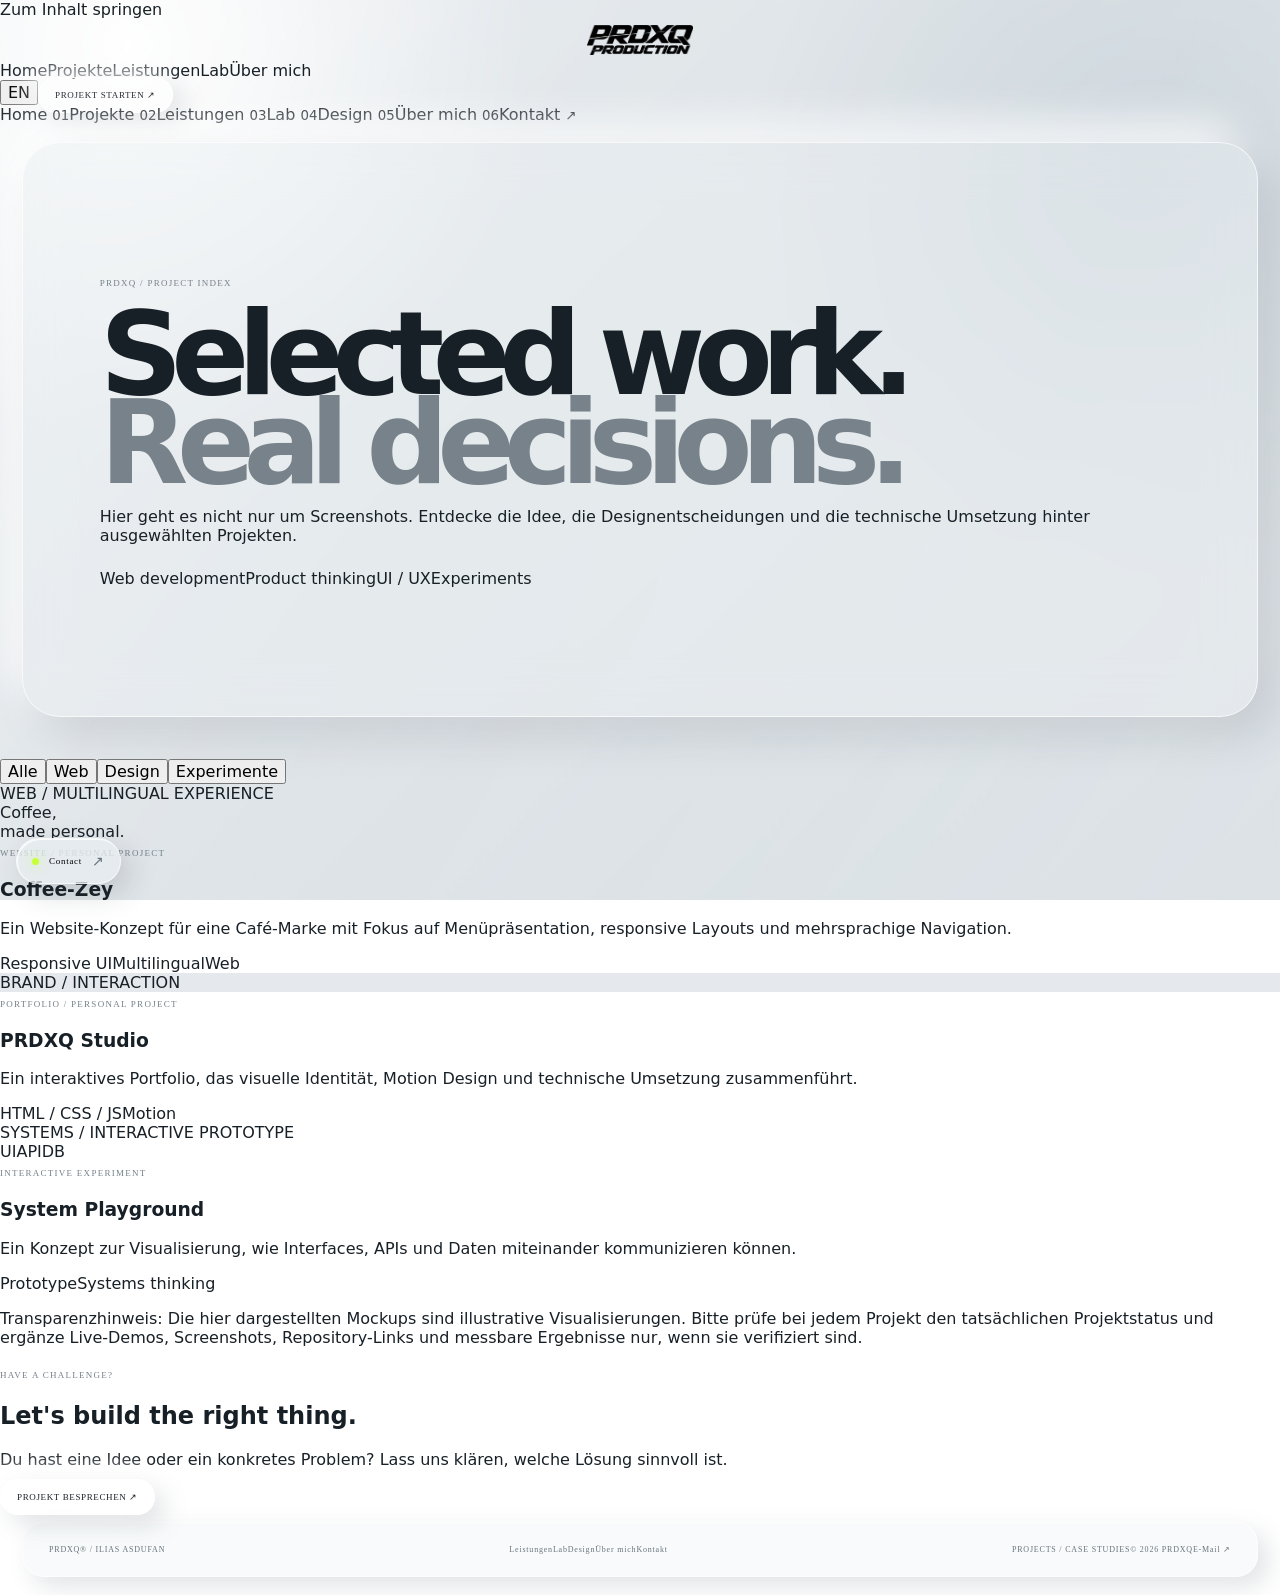
<file: projects.html>
<!doctype html>
<html lang="de"><head><meta charset="UTF-8"><meta name="viewport" content="width=device-width,initial-scale=1"><meta name="theme-color" content="#080a10"><meta name="description" content="Ausgewählte Projekte von PRDXQ — Websites, digitale Produkte und interaktive Experimente von Ilias Asdufan."><link rel="canonical" href="https://prdxq.de/projects.html"><link rel="icon" type="image/png" href="prdxq-logo-transparent.png"><link rel="stylesheet" href="styles.css"><title>Projekte & Case Studies — PRDXQ</title></head><body>
<header class="site-header"><a class="brand" href="index.html" aria-label="PRDXQ Home"><img src="PRDXQ-Production-clean.png" alt="PRDXQ Production" width="120" height="auto"></a><nav class="desktop-nav" aria-label="Hauptnavigation"><a href="index.html">Home</a><a href="projects.html" aria-current="page">Projekte</a><a href="services.html">Leistungen</a><a href="lab.html">Lab</a><a href="about.html">Über mich</a></nav><div class="nav-actions"><button class="language-toggle" type="button" aria-label="Sprache auf Englisch umstellen">EN</button><a class="button button-primary nav-cta" href="contact.html">Projekt starten <span class="button-arrow">↗</span></a><button class="menu-toggle" type="button" aria-label="Menü öffnen" aria-expanded="false"><span></span><span></span></button></div></header>
<nav class="mobile-nav" aria-label="Mobile Navigation" aria-hidden="true"><a href="index.html">Home <small>01</small></a><a href="projects.html">Projekte <small>02</small></a><a href="services.html">Leistungen <small>03</small></a><a href="lab.html">Lab <small>04</small></a><a href="design.html">Design <small>05</small></a><a href="about.html">Über mich <small>06</small></a><a href="contact.html">Kontakt <small>↗</small></a></nav>
<main><section class="page-hero"><div class="shell"><span class="kicker">PRDXQ / PROJECT INDEX</span><h1 class="display">Selected work.<br><em>Real decisions.</em></h1><p class="lead">Hier geht es nicht nur um Screenshots. Entdecke die Idee, die Designentscheidungen und die technische Umsetzung hinter ausgewählten Projekten.</p><div class="pill-row" style="margin-top:24px"><span class="pill">Web development</span><span class="pill">Product thinking</span><span class="pill">UI / UX</span><span class="pill">Experiments</span></div></div></section>
<section class="section" style="padding-top:24px"><div class="shell"><div class="filter-row" role="group" aria-label="Projekte filtern"><button class="filter-button" data-filter="all" aria-pressed="true">Alle</button><button class="filter-button" data-filter="web" aria-pressed="false">Web</button><button class="filter-button" data-filter="design" aria-pressed="false">Design</button><button class="filter-button" data-filter="experiment" aria-pressed="false">Experimente</button></div>
<div class="project-grid">
<article class="project-card featured reveal" id="coffee-zey" data-category="web"><div class="project-visual visual-coffee"><span class="visual-label">WEB / MULTILINGUAL EXPERIENCE</span><div class="mock-window"><div class="mock-bar"><i></i><i></i><i></i></div><div class="mock-content"><div class="mock-heading">Coffee,<br>made personal.</div><div class="mock-line"></div><div class="mock-line short"></div><div class="mock-tiles"><span></span><span></span><span></span></div></div></div></div><div class="project-info"><div><span class="kicker">WEBSITE / PERSONAL PROJECT</span><h3>Coffee-Zey</h3><p>Ein Website-Konzept für eine Café-Marke mit Fokus auf Menüpräsentation, responsive Layouts und mehrsprachige Navigation.</p><div class="pill-row" style="margin-top:14px"><span class="pill">Responsive UI</span><span class="pill">Multilingual</span><span class="pill">Web</span></div></div></div></article>
<article class="project-card compact reveal reveal-delay-1" id="prdxq" data-category="design"><div class="project-visual visual-design"><span class="visual-label">BRAND / INTERACTION</span><div class="design-tiles"><span></span><span></span><span></span><span></span></div></div><div class="project-info"><div><span class="kicker">PORTFOLIO / PERSONAL PROJECT</span><h3>PRDXQ Studio</h3><p>Ein interaktives Portfolio, das visuelle Identität, Motion Design und technische Umsetzung zusammenführt.</p><div class="pill-row" style="margin-top:14px"><span class="pill">HTML / CSS / JS</span><span class="pill">Motion</span></div></div></div></article>
<article class="project-card compact reveal" id="system-playground" data-category="experiment"><div class="project-visual visual-automate"><span class="visual-label">SYSTEMS / INTERACTIVE PROTOTYPE</span><div class="node-map"><span>UI</span><span>API</span><span>DB</span></div></div><div class="project-info"><div><span class="kicker">INTERACTIVE EXPERIMENT</span><h3>System Playground</h3><p>Ein Konzept zur Visualisierung, wie Interfaces, APIs und Daten miteinander kommunizieren können.</p><div class="pill-row" style="margin-top:14px"><span class="pill">Prototype</span><span class="pill">Systems thinking</span></div></div></div></article>
</div><p class="project-notice">Transparenzhinweis: Die hier dargestellten Mockups sind illustrative Visualisierungen. Bitte prüfe bei jedem Projekt den tatsächlichen Projektstatus und ergänze Live-Demos, Screenshots, Repository-Links und messbare Ergebnisse nur, wenn sie verifiziert sind.</p></div></section>
<section class="section"><div class="shell"><div class="cta-panel reveal"><span class="kicker">HAVE A CHALLENGE?</span><h2>Let's build the right thing.</h2><p>Du hast eine Idee oder ein konkretes Problem? Lass uns klären, welche Lösung sinnvoll ist.</p><a class="button button-primary" href="contact.html">Projekt besprechen <span class="button-arrow">↗</span></a></div></div></section></main>
<footer class="site-footer"><a class="footer-brand" href="index.html">PRDXQ® / ILIAS ASDUFAN</a><div class="footer-links"><a href="services.html">Leistungen</a><a href="lab.html">Lab</a><a href="design.html">Design</a><a href="about.html">Über mich</a><a href="contact.html">Kontakt</a></div><div class="footer-bottom"><span>PROJECTS / CASE STUDIES</span><span>© 2026 PRDXQ</span><a href="mailto:ilias.asdufan@icloud.de">E-Mail ↗</a></div></footer><script src="script.js"></script></body></html>
</file>
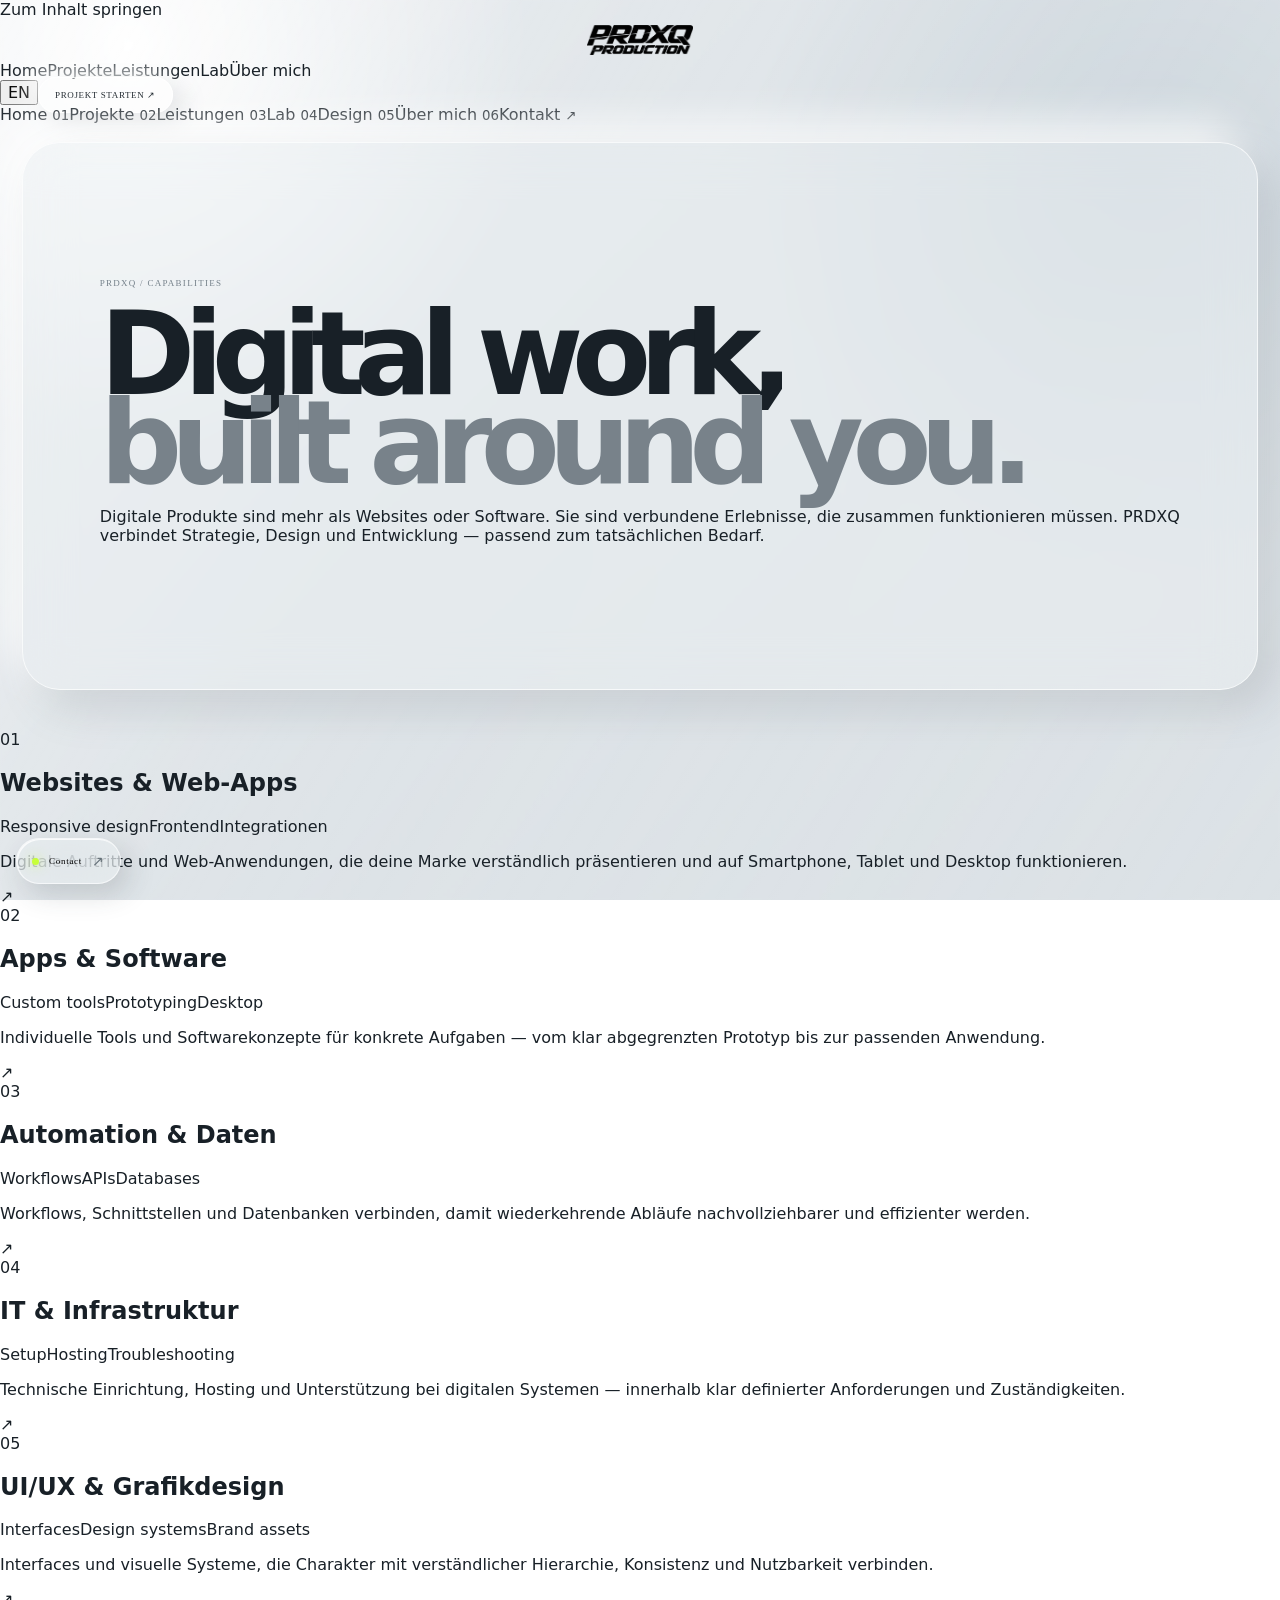
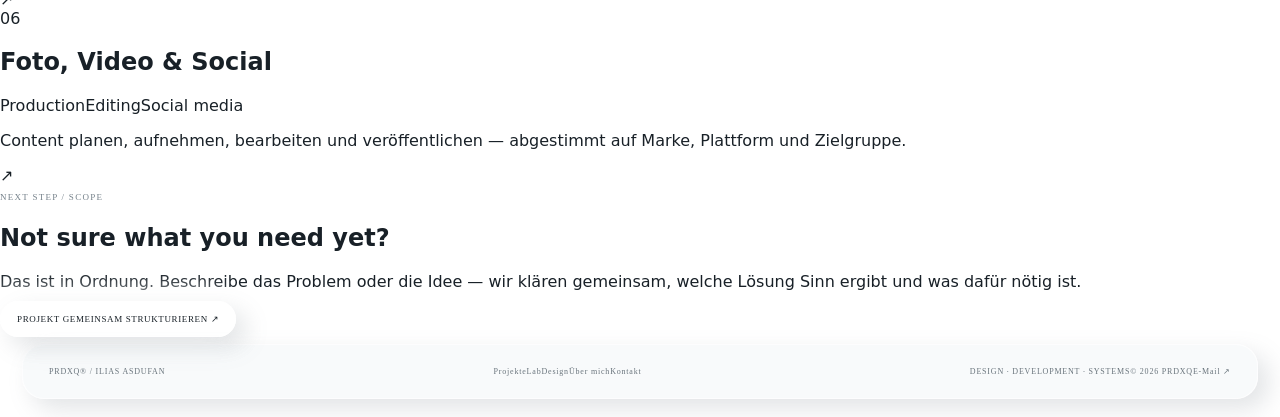
<file: services.html>
<!doctype html>
<html lang="de"><head><meta charset="UTF-8"><meta name="viewport" content="width=device-width,initial-scale=1"><meta name="theme-color" content="#080a10"><meta name="description" content="PRDXQ Leistungen: Webentwicklung, Software, Automatisierung, UI/UX, Content und IT — von Ilias Asdufan."><link rel="canonical" href="https://prdxq.de/services.html"><link rel="icon" type="image/png" href="prdxq-logo-transparent.png"><link rel="stylesheet" href="styles.css"><title>Leistungen — PRDXQ</title></head><body>
<header class="site-header"><a class="brand" href="index.html" aria-label="PRDXQ Home"><img src="PRDXQ-Production-clean.png" alt="PRDXQ Production" width="120" height="auto"></a><nav class="desktop-nav" aria-label="Hauptnavigation"><a href="index.html">Home</a><a href="projects.html">Projekte</a><a href="services.html" aria-current="page">Leistungen</a><a href="lab.html">Lab</a><a href="about.html">Über mich</a></nav><div class="nav-actions"><button class="language-toggle" type="button" aria-label="Sprache auf Englisch umstellen">EN</button><a class="button button-primary nav-cta" href="contact.html">Projekt starten <span class="button-arrow">↗</span></a><button class="menu-toggle" type="button" aria-label="Menü öffnen" aria-expanded="false"><span></span><span></span></button></div></header>
<nav class="mobile-nav" aria-label="Mobile Navigation" aria-hidden="true"><a href="index.html">Home <small>01</small></a><a href="projects.html">Projekte <small>02</small></a><a href="services.html">Leistungen <small>03</small></a><a href="lab.html">Lab <small>04</small></a><a href="design.html">Design <small>05</small></a><a href="about.html">Über mich <small>06</small></a><a href="contact.html">Kontakt <small>↗</small></a></nav>
<main><section class="page-hero"><div class="shell"><span class="kicker">PRDXQ / CAPABILITIES</span><h1 class="display">Digital work,<br><em>built around you.</em></h1><p class="lead">Digitale Produkte sind mehr als Websites oder Software. Sie sind verbundene Erlebnisse, die zusammen funktionieren müssen. PRDXQ verbindet Strategie, Design und Entwicklung — passend zum tatsächlichen Bedarf.</p></div></section>
<section class="section" style="padding-top:22px"><div class="shell"><div class="service-list">
<article class="service-row reveal" id="web"><span class="service-index">01</span><div><h2>Websites & Web-Apps</h2><div class="pill-row" style="margin-top:12px"><span class="pill">Responsive design</span><span class="pill">Frontend</span><span class="pill">Integrationen</span></div></div><p>Digitale Auftritte und Web-Anwendungen, die deine Marke verständlich präsentieren und auf Smartphone, Tablet und Desktop funktionieren.</p><a class="service-arrow" href="contact.html?type=website" aria-label="Website-Projekt besprechen">↗</a></article>
<article class="service-row reveal" id="software"><span class="service-index">02</span><div><h2>Apps & Software</h2><div class="pill-row" style="margin-top:12px"><span class="pill">Custom tools</span><span class="pill">Prototyping</span><span class="pill">Desktop</span></div></div><p>Individuelle Tools und Softwarekonzepte für konkrete Aufgaben — vom klar abgegrenzten Prototyp bis zur passenden Anwendung.</p><a class="service-arrow" href="contact.html?type=software" aria-label="Software-Projekt besprechen">↗</a></article>
<article class="service-row reveal" id="systems"><span class="service-index">03</span><div><h2>Automation & Daten</h2><div class="pill-row" style="margin-top:12px"><span class="pill">Workflows</span><span class="pill">APIs</span><span class="pill">Databases</span></div></div><p>Workflows, Schnittstellen und Datenbanken verbinden, damit wiederkehrende Abläufe nachvollziehbarer und effizienter werden.</p><a class="service-arrow" href="contact.html?type=automation" aria-label="Automatisierungsprojekt besprechen">↗</a></article>
<article class="service-row reveal" id="it"><span class="service-index">04</span><div><h2>IT & Infrastruktur</h2><div class="pill-row" style="margin-top:12px"><span class="pill">Setup</span><span class="pill">Hosting</span><span class="pill">Troubleshooting</span></div></div><p>Technische Einrichtung, Hosting und Unterstützung bei digitalen Systemen — innerhalb klar definierter Anforderungen und Zuständigkeiten.</p><a class="service-arrow" href="contact.html?type=it" aria-label="IT-Projekt besprechen">↗</a></article>
<article class="service-row reveal" id="design"><span class="service-index">05</span><div><h2>UI/UX & Grafikdesign</h2><div class="pill-row" style="margin-top:12px"><span class="pill">Interfaces</span><span class="pill">Design systems</span><span class="pill">Brand assets</span></div></div><p>Interfaces und visuelle Systeme, die Charakter mit verständlicher Hierarchie, Konsistenz und Nutzbarkeit verbinden.</p><a class="service-arrow" href="design.html" aria-label="Design-Showcase öffnen">↗</a></article>
<article class="service-row reveal" id="media"><span class="service-index">06</span><div><h2>Foto, Video & Social</h2><div class="pill-row" style="margin-top:12px"><span class="pill">Production</span><span class="pill">Editing</span><span class="pill">Social media</span></div></div><p>Content planen, aufnehmen, bearbeiten und veröffentlichen — abgestimmt auf Marke, Plattform und Zielgruppe.</p><a class="service-arrow" href="contact.html?type=media" aria-label="Media-Projekt besprechen">↗</a></article>
</div></div></section>
<section class="section"><div class="shell"><div class="cta-panel reveal"><span class="kicker">NEXT STEP / SCOPE</span><h2>Not sure what you need yet?</h2><p>Das ist in Ordnung. Beschreibe das Problem oder die Idee — wir klären gemeinsam, welche Lösung Sinn ergibt und was dafür nötig ist.</p><a class="button button-primary" href="contact.html">Projekt gemeinsam strukturieren <span class="button-arrow">↗</span></a></div></div></section></main>
<footer class="site-footer"><a class="footer-brand" href="index.html">PRDXQ® / ILIAS ASDUFAN</a><div class="footer-links"><a href="projects.html">Projekte</a><a href="lab.html">Lab</a><a href="design.html">Design</a><a href="about.html">Über mich</a><a href="contact.html">Kontakt</a></div><div class="footer-bottom"><span>DESIGN · DEVELOPMENT · SYSTEMS</span><span>© 2026 PRDXQ</span><a href="mailto:ilias.asdufan@icloud.de">E-Mail ↗</a></div></footer><script src="script.js"></script></body></html>
</file>
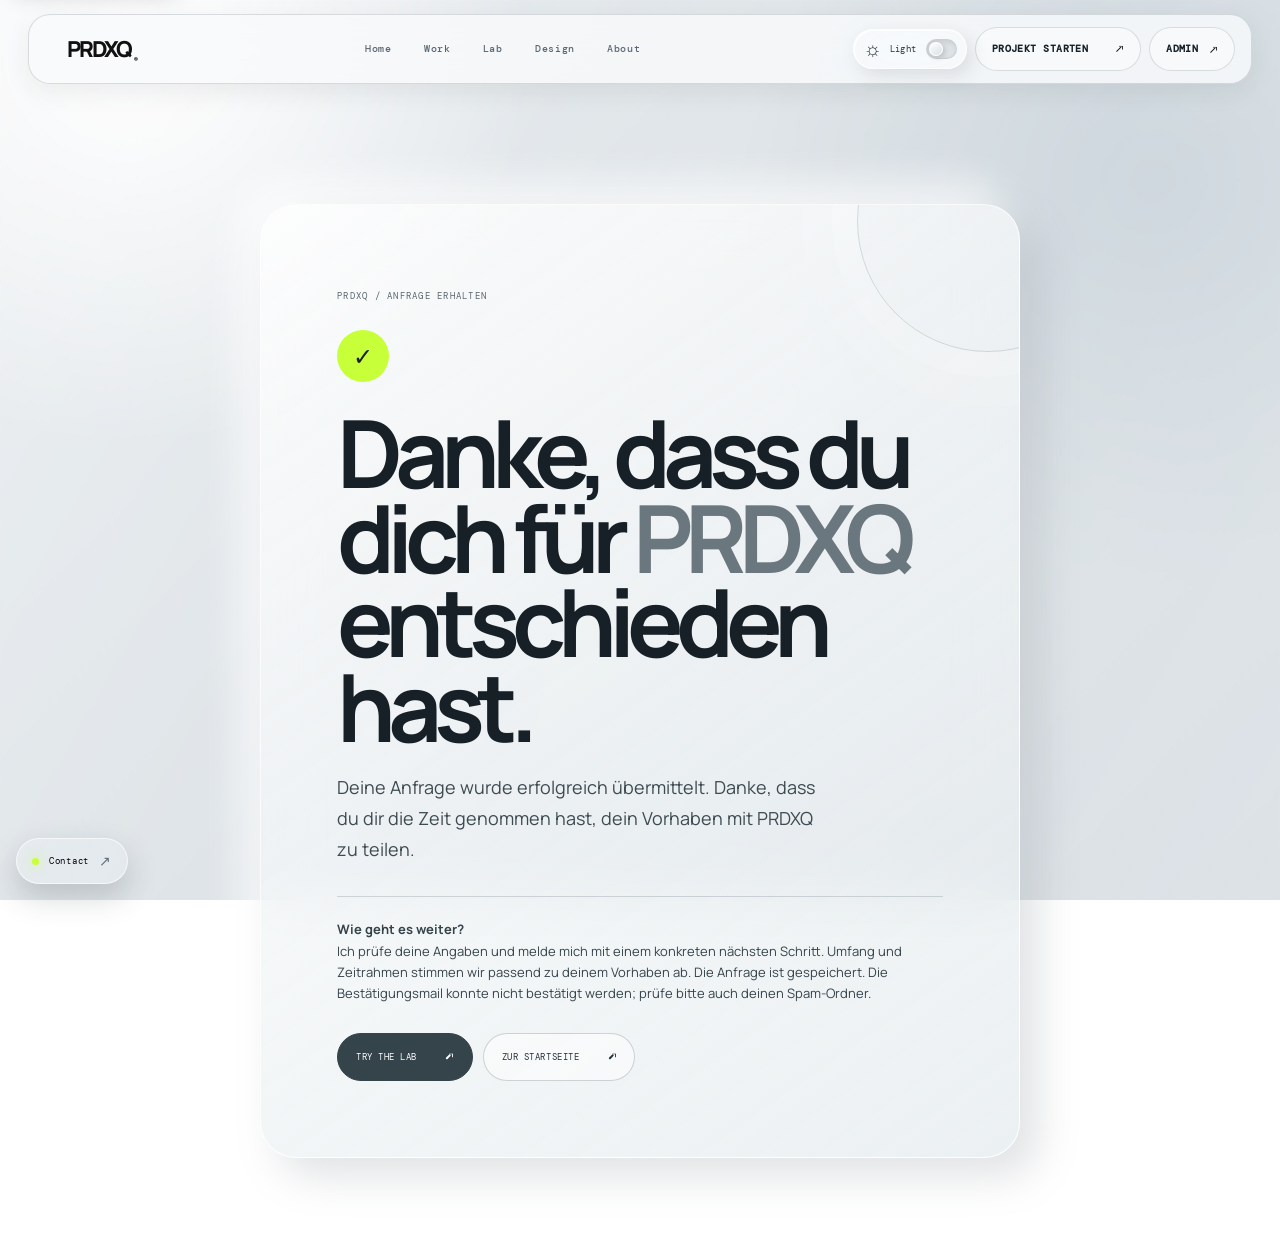
<file: thank-you.html>
<!doctype html>
<html lang="de">
<head>
<meta charset="UTF-8">
<meta name="viewport" content="width=device-width,initial-scale=1">
<meta name="robots" content="noindex,follow">
<meta name="theme-color" content="#edf1f2">
<link rel="preconnect" href="https://fonts.googleapis.com">
<link rel="preconnect" href="https://fonts.gstatic.com" crossorigin>
<link href="https://fonts.googleapis.com/css2?family=DM+Mono:wght@400;500&family=Manrope:wght@400;500;600;700;800&display=swap" rel="stylesheet">
<link rel="icon" type="image/png" href="prdxq-logo-transparent.png">
<link rel="stylesheet" href="styles.css">
<link rel="stylesheet" href="theme.css?v=20261114-2">
<title>Danke für deine Anfrage — PRDXQ</title>
<style>
.thanks-shell{min-height:calc(100svh - 100px);display:grid;place-items:center;padding:120px 20px 80px;box-sizing:border-box}
.thanks-card{position:relative;width:min(760px,100%);box-sizing:border-box;padding:clamp(28px,7vw,76px);border:1px solid rgba(255,255,255,.8);border-radius:36px;background:linear-gradient(145deg,rgba(255,255,255,.82),rgba(226,233,236,.68));box-shadow:var(--shadow);backdrop-filter:blur(28px);-webkit-backdrop-filter:blur(28px);overflow:hidden}
.thanks-card:after{content:"";position:absolute;width:260px;height:260px;right:-100px;top:-115px;border:1px solid rgba(110,125,133,.24);border-radius:50%;box-shadow:0 0 0 25px rgba(255,255,255,.12),0 0 0 55px rgba(255,255,255,.08);pointer-events:none}
.thanks-kicker{font:9px 'DM Mono',monospace;letter-spacing:.14em;color:#59666e}
.thanks-mark{display:grid;place-items:center;width:52px;height:52px;margin:28px 0;border-radius:50%;background:#c7ff38;color:#172027;font-size:24px}
.thanks-card h1{max-width:650px;margin:0 0 24px;font-size:clamp(48px,8vw,94px);line-height:.9;letter-spacing:-.085em;color:#172027}
.thanks-card h1 em{font-style:normal;color:#6b777e}
.thanks-copy{max-width:520px;color:#3e4b52;font-size:clamp(15px,2vw,18px);line-height:1.7}
.thanks-next{margin-top:32px;padding-top:22px;border-top:1px solid rgba(77,91,99,.22);color:#35434a;font-size:13px;line-height:1.65}
.thanks-actions{display:flex;flex-wrap:wrap;gap:10px;margin-top:28px}
.thanks-actions a{display:inline-flex;align-items:center;justify-content:space-between;gap:28px;min-height:48px;box-sizing:border-box;padding:14px 18px;border:1px solid #35434a;border-radius:999px;background:#35434a;color:#fff;text-decoration:none;font:9px 'DM Mono',monospace;letter-spacing:.06em}
.thanks-actions a.secondary{background:rgba(255,255,255,.5);color:#243139;border-color:rgba(77,91,99,.25)}
html[data-theme="dark"] .thanks-card{background:linear-gradient(145deg,rgba(37,41,49,.97),rgba(18,20,25,.97));border-color:#59616b}
html[data-theme="dark"] .thanks-kicker{color:#c5ccd5}
html[data-theme="dark"] .thanks-card h1{color:#f4f6f8}
html[data-theme="dark"] .thanks-card h1 em{color:#c5ccd5}
html[data-theme="dark"] .thanks-copy,html[data-theme="dark"] .thanks-next{color:#e0e5ea}
html[data-theme="dark"] .thanks-next{border-color:#59616b}
html[data-theme="dark"] .thanks-actions a{background:#c7ff38;border-color:#c7ff38;color:#111}
html[data-theme="dark"] .thanks-actions a.secondary{background:#252a32;border-color:#59616b;color:#f0f3f7}
@media(max-width:700px){.thanks-shell{padding:105px 12px 80px}.thanks-card{border-radius:27px;padding:30px 22px}.thanks-card h1{font-size:clamp(48px,14vw,72px)}.thanks-mark{margin:24px 0}}
</style>
<link rel="stylesheet" href="prdxq-arrows.css?v=20261114-1"></head>
<body>
<header class="nav">
<a class="brand" href="index.html" aria-label="PRDXQ Home"><span class="brand-word">PRDXQ<sup>®</sup></span></a>
<nav><a href="index.html">Home</a><a href="work.html">Work</a><a href="lab.html">Lab</a><a href="design.html">Design</a><a href="about.html">About</a></nav>
<div class="nav-right"><a class="nav-cta" href="contact.html">Projekt starten <b>↗</b></a><button class="menu-toggle" aria-label="Menü öffnen" aria-expanded="false"><i></i><i></i></button></div>
</header>
<div class="mobile-menu"><a href="index.html">Home <b>01</b></a><a href="work.html">Work <b>02</b></a><a href="lab.html">Lab <b>03</b></a><a href="design.html">Design <b>04</b></a><a href="about.html">About <b>05</b></a><a href="contact.html">Kontakt <b>06</b></a></div>
<main class="thanks-shell">
<section class="thanks-card" aria-labelledby="thanks-title">
<p class="thanks-kicker">PRDXQ / ANFRAGE ERHALTEN</p>
<div class="thanks-mark" aria-hidden="true">✓</div>
<h1 id="thanks-title">Danke, dass Sie sich für <em>PRDXQ</em> entschieden haben.</h1>
<p class="thanks-copy" id="thanksCopy">Deine Anfrage wurde erfolgreich übermittelt. Danke, dass du dir die Zeit genommen hast, dein Vorhaben mit PRDXQ zu teilen.</p>
<div class="thanks-next"><strong>Wie geht es weiter?</strong><br>Ich prüfe deine Angaben und melde mich mit einem konkreten nächsten Schritt. Umfang und Zeitrahmen stimmen wir passend zu deinem Vorhaben ab. <span id="emailNotice">Eine Bestätigungsmail wurde angefordert.</span></div>
<div class="thanks-actions"><a href="lab.html">TRY THE LAB <span>↗</span></a><a class="secondary" href="index.html">ZUR STARTSEITE <span>↗</span></a></div>
</section>
</main>
<script>
(()=>{const emailState=new URLSearchParams(location.search).get('email');const notice=document.getElementById('emailNotice');if(emailState==='sent'){notice.textContent=' Eine Bestätigungsmail wurde an deine E-Mail-Adresse versendet.';}else{notice.textContent=' Die Anfrage ist gespeichert. Die Bestätigungsmail konnte nicht bestätigt werden; prüfe bitte auch deinen Spam-Ordner.';}const title=document.getElementById('thanks-title');title.innerHTML='Danke, dass du dich für <em>PRDXQ</em> entschieden hast.';})();
</script>
<script src="script.js?v=20261101-1"></script>
<script src="admin-link.js?v=20261021-4"></script>
<script src="theme-switch.js?v=20261114-2"></script>
<script src="prdxq-arrows.js?v=20261114-1" defer></script></body>
</html>
</file>
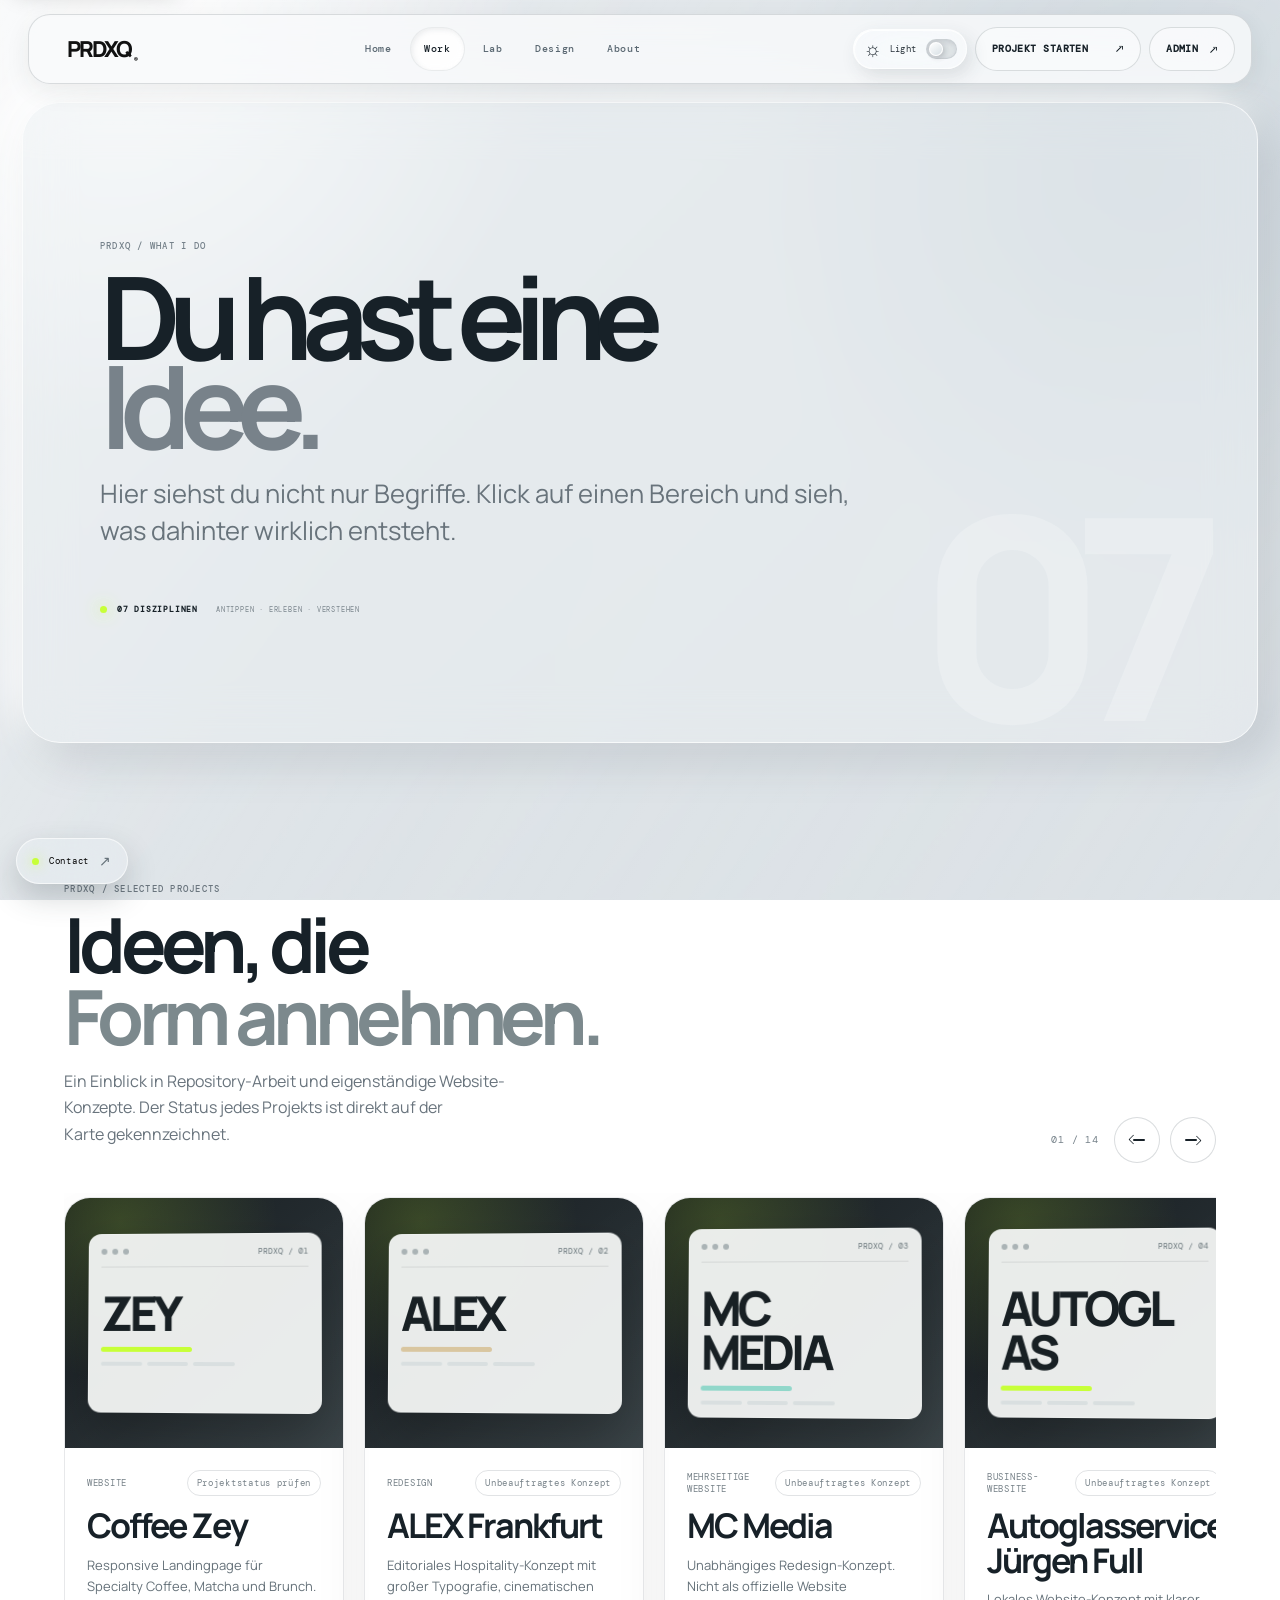
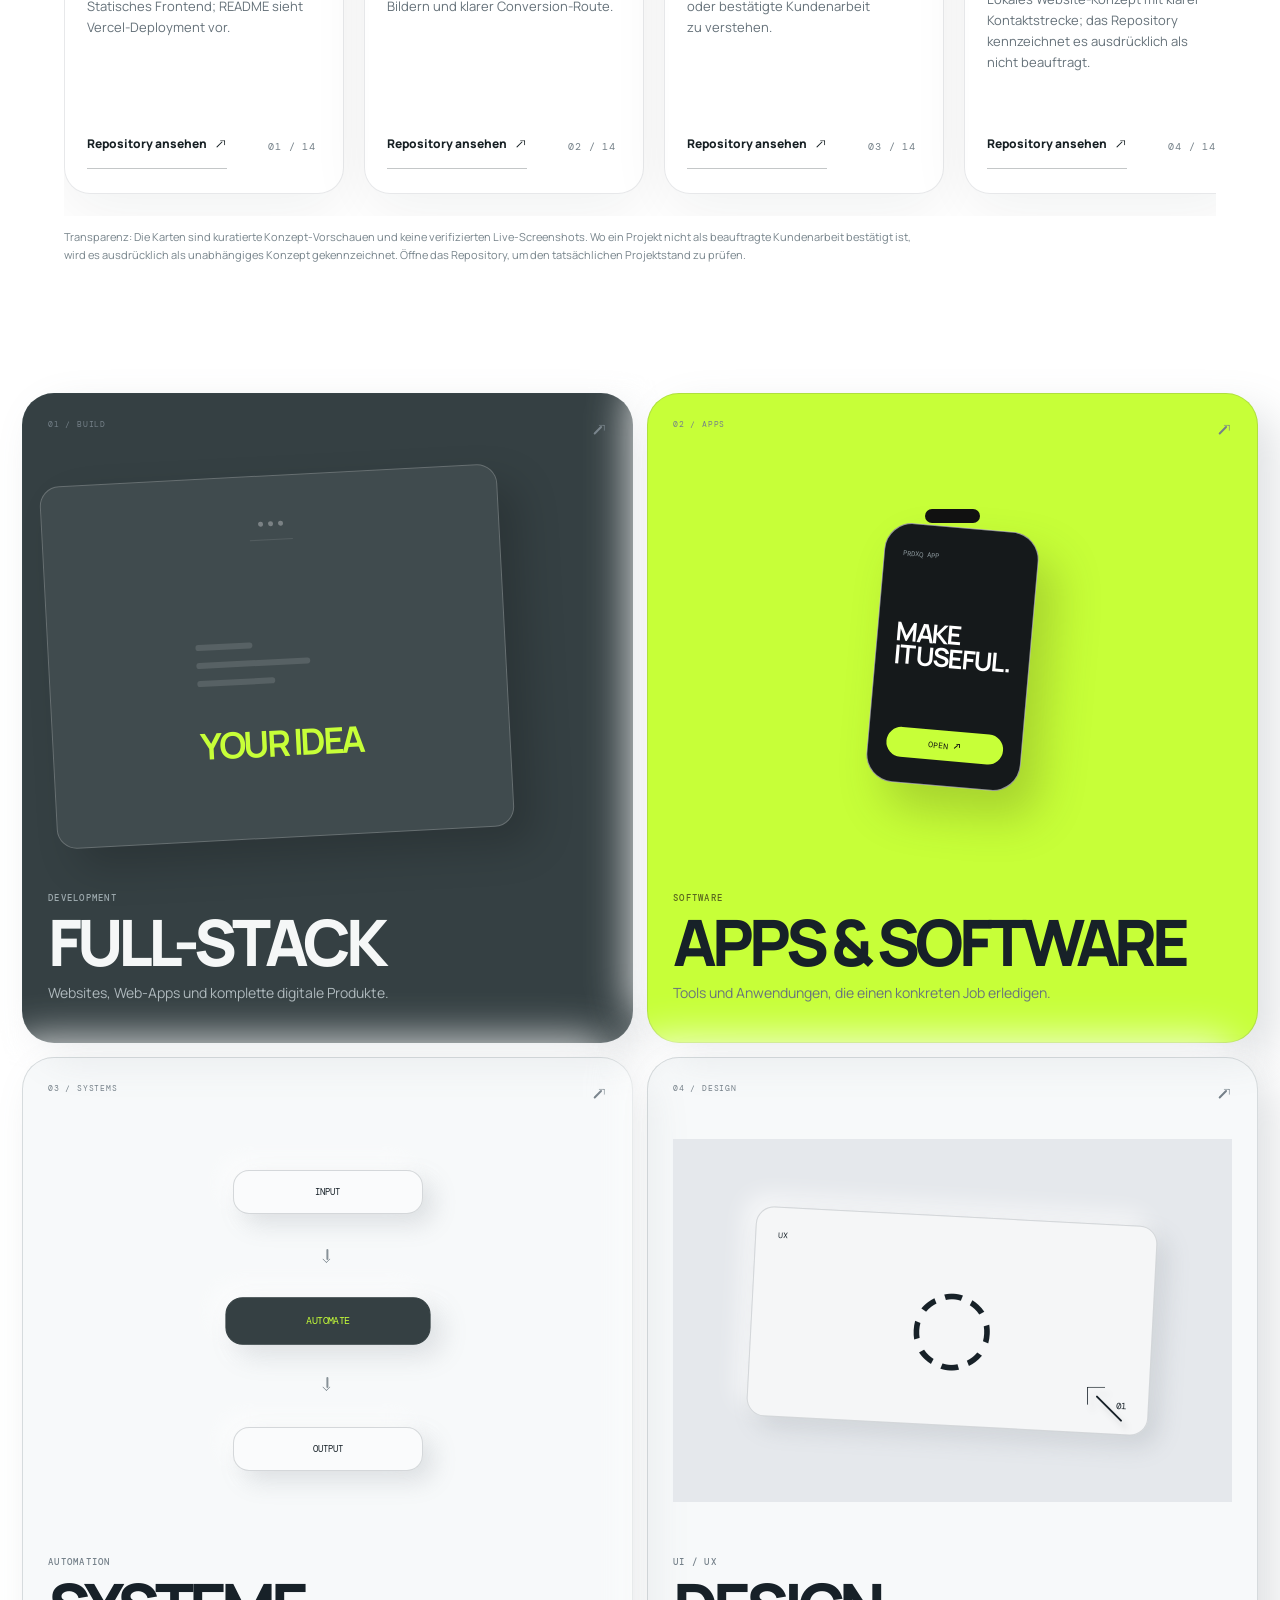
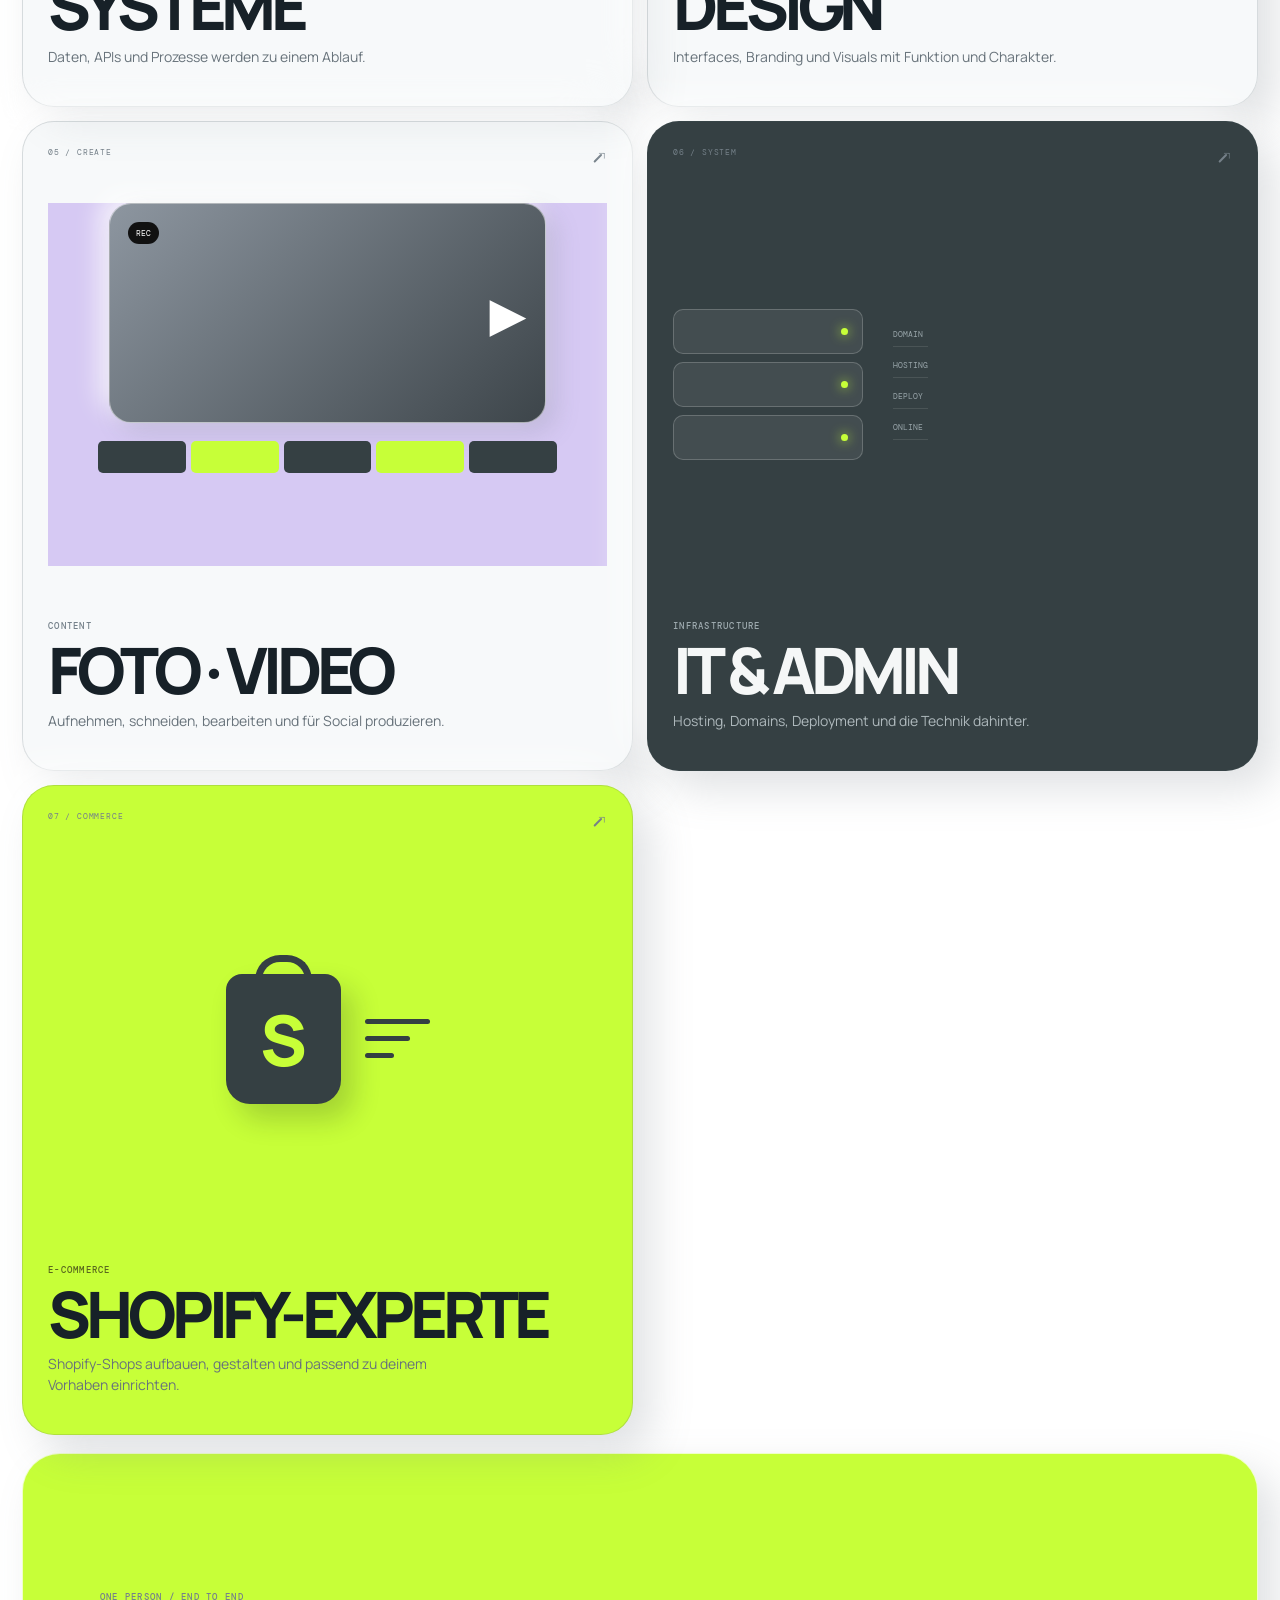
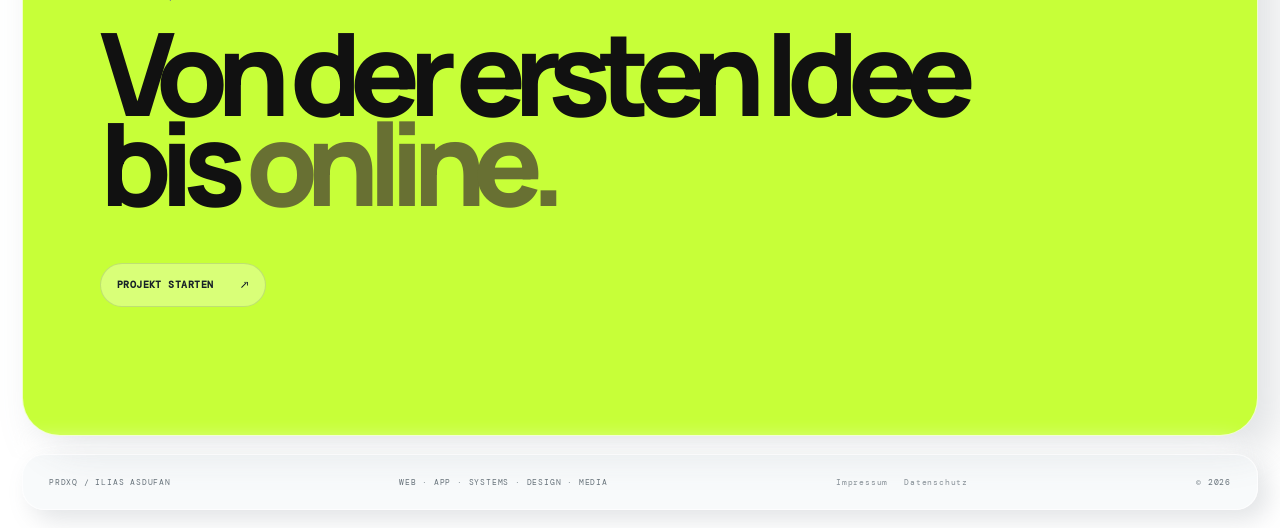
<file: work.html>
<!doctype html><html lang="de"><head><meta charset="UTF-8"><meta name="viewport" content="width=device-width,initial-scale=1"><meta name="theme-color" content="#dfe4e8"><link rel="preconnect" href="https://fonts.googleapis.com"><link rel="preconnect" href="https://fonts.gstatic.com" crossorigin><link href="https://fonts.googleapis.com/css2?family=DM+Mono:wght@400;500&family=Manrope:wght@400;500;600;700;800&display=swap" rel="stylesheet"><link rel="icon" type="image/png" href="prdxq-logo-transparent.png"><link rel="stylesheet" href="styles.css"><title>Work — PRDXQ</title><link rel="stylesheet" href="theme.css?v=20261114-2"><link rel="stylesheet" href="work-showcase.css?v=20261024-1"><link rel="stylesheet" href="prdxq-arrows.css?v=20261114-1"></head><body><header class="nav"><a class="brand" href="index.html" aria-label="PRDXQ Home"><span class="brand-word">PRDXQ<sup>®</sup></span></a><nav><a href="index.html">Home</a><a class="active" href="work.html">Work</a><a href="lab.html">Lab</a><a href="design.html">Design</a><a href="about.html">About</a></nav><div class="nav-right"><a class="nav-cta" href="contact.html">Projekt starten <b>↗</b></a><button class="menu-toggle" aria-label="Menü öffnen" aria-expanded="false"><i></i><i></i></button></div></header><div class="mobile-menu"><a href="index.html">Home <b>01</b></a><a href="work.html">Work <b>02</b></a><a href="lab.html">Lab <b>03</b></a><a href="design.html">Design <b>04</b></a><a href="about.html">About <b>05</b></a><a href="contact.html">Kontakt <b>06</b></a></div><main>
<section class="page-hero work-intro"><p class="kicker">PRDXQ / WHAT I DO</p><h1>Du hast eine<br><em>Idee.</em></h1><p class="page-lead">Hier siehst du nicht nur Begriffe. Klick auf einen Bereich und sieh, was dahinter wirklich entsteht.</p><div class="work-hint"><span class="acid-dot"></span><b>07 DISZIPLINEN</b><small>ANTIPPEN · ERLEBEN · VERSTEHEN</small></div></section>
<section class="work-showcase" aria-labelledby="workShowcaseTitle">
<div class="work-showcase-head"><div><p class="kicker">PRDXQ / SELECTED PROJECTS</p><h2 id="workShowcaseTitle">Ideen, die<br><em>Form annehmen.</em></h2><p>Ein Einblick in Repository-Arbeit und eigenständige Website-Konzepte. Der Status jedes Projekts ist direkt auf der Karte gekennzeichnet.</p></div><div class="work-showcase-controls"><span class="work-showcase-count" id="workShowcaseCurrent">01 / 14</span><button id="workShowcasePrev" type="button" aria-label="Vorheriges Projekt">←</button><button id="workShowcaseNext" type="button" aria-label="Nächstes Projekt">→</button></div></div>
<div class="work-showcase-track" id="workShowcaseTrack" aria-label="Projekt-Slideshow" tabindex="0"></div>
<p class="work-showcase-note">Transparenz: Die Karten sind kuratierte Konzept-Vorschauen und keine verifizierten Live-Screenshots. Wo ein Projekt nicht als beauftragte Kundenarbeit bestätigt ist, wird es ausdrücklich als unabhängiges Konzept gekennzeichnet. Öffne das Repository, um den tatsächlichen Projektstand zu prüfen.</p>
</section>
<section class="work-explorer" aria-label="PRDXQ Leistungen">
<article class="work-card work-card-dark" data-work="build" id="web"><div class="work-card-top"><span>01 / BUILD</span><b>↗</b></div><div class="work-visual visual-browser"><div class="browser-bar"><i></i><i></i><i></i></div><div class="browser-ui"><span></span><span></span><span></span><strong>YOUR IDEA</strong></div></div><div><p class="kicker">DEVELOPMENT</p><h2>FULL-STACK</h2><p>Websites, Web-Apps und komplette digitale Produkte.</p></div></article>
<article class="work-card work-card-acid" data-work="apps" id="apps"><div class="work-card-top"><span>02 / APPS</span><b>↗</b></div><div class="work-visual visual-app"><div class="app-notch"></div><div class="app-screen"><small>PRDXQ APP</small><strong>MAKE<br>IT USEFUL.</strong><div class="app-button">OPEN ↗</div></div></div><div><p class="kicker">SOFTWARE</p><h2>APPS & SOFTWARE</h2><p>Tools und Anwendungen, die einen konkreten Job erledigen.</p></div></article>
<article class="work-card" data-work="systems" id="systems"><div class="work-card-top"><span>03 / SYSTEMS</span><b>↗</b></div><div class="work-visual visual-flow"><div class="flow-node">INPUT</div><i>↓</i><div class="flow-node active">AUTOMATE</div><i>↓</i><div class="flow-node">OUTPUT</div></div><div><p class="kicker">AUTOMATION</p><h2>SYSTEME</h2><p>Daten, APIs und Prozesse werden zu einem Ablauf.</p></div></article>
<article class="work-card" data-work="design" id="design"><div class="work-card-top"><span>04 / DESIGN</span><b>↗</b></div><div class="work-visual visual-design"><div class="design-window"><span>UX</span><b>◌</b><em>01</em></div><div class="design-cursor">↖</div></div><div><p class="kicker">UI / UX</p><h2>DESIGN</h2><p>Interfaces, Branding und Visuals mit Funktion und Charakter.</p></div></article>
<article class="work-card work-card-media" data-work="media" id="media"><div class="work-card-top"><span>05 / CREATE</span><b>↗</b></div><div class="work-visual visual-media"><div class="media-frame"><span>REC</span><b>▶</b></div><div class="media-track"><i></i><i></i><i></i><i></i><i></i></div></div><div><p class="kicker">CONTENT</p><h2>FOTO · VIDEO</h2><p>Aufnehmen, schneiden, bearbeiten und für Social produzieren.</p></div></article>

<article class="work-card work-card-dark" data-work="it" id="it"><div class="work-card-top"><span>06 / SYSTEM</span><b>↗</b></div><div class="work-visual visual-server"><div class="server"><i></i><i></i><i></i></div><div class="server-lines"><span>DOMAIN</span><span>HOSTING</span><span>DEPLOY</span><span>ONLINE</span></div></div><div><p class="kicker">INFRASTRUCTURE</p><h2>IT & ADMIN</h2><p>Hosting, Domains, Deployment und die Technik dahinter.</p></div></article>
<article class="work-card work-card-acid shopify-work-card" data-work="shopify" id="shopify"><div class="work-card-top"><span>07 / COMMERCE</span><b>↗</b></div><div class="work-visual visual-shopify"><div class="shopify-bag">S</div><div class="shopify-lines"><i></i><i></i><i></i></div></div><div><p class="kicker">E-COMMERCE</p><h2>SHOPIFY-EXPERTE</h2><p>Shopify-Shops aufbauen, gestalten und passend zu deinem Vorhaben einrichten.</p></div></article>
</section>
<section class="work-closer"><p class="kicker">ONE PERSON / END TO END</p><h2>Von der ersten Idee<br>bis <em>online.</em></h2><a class="text-link" href="contact.html">Projekt starten <b>↗</b></a></section>
</main><footer><span>PRDXQ / ILIAS ASDUFAN</span><span>WEB · APP · SYSTEMS · DESIGN · MEDIA</span><span class="legal-links"><a href="impressum.html">Impressum</a><a href="datenschutz.html">Datenschutz</a></span><span>© 2026</span></footer>
<div class="work-modal" aria-hidden="true"><div class="work-modal-backdrop"></div><section class="work-modal-panel" role="dialog" aria-modal="true"><button class="work-modal-close" aria-label="Schließen">×</button><div class="work-modal-head"><span id="workModalCode">01 / BUILD</span><span id="workModalStatus">ONLINE</span></div><div class="work-modal-body"><div class="work-modal-visual" id="workModalVisual"></div><div class="work-modal-copy"><p class="kicker" id="workModalKicker">DEVELOPMENT</p><h2 id="workModalTitle">FULL-STACK</h2><p id="workModalDesc"></p><div class="work-modal-grid"><div><small>WAS DU BEKOMMST</small><strong id="workModalOutcome"></strong></div><div><small>DER ABLAUF</small><strong id="workModalProcess"></strong></div></div><div class="work-modal-tags" id="workModalTags"></div><a class="text-link" href="contact.html">Das könnte mein Projekt sein <b>↗</b></a></div></div></section></div><script src="script.js?v=20261101-1"></script><script src="admin-link.js?v=20261021-3"></script><script src="theme-switch.js?v=20261114-2"></script><script src="work-showcase.js?v=20261101-1"></script><script src="prdxq-arrows.js?v=20261114-1" defer></script></body></html>
</file>
<file: styles.css>
:root{--bg:#dfe4e8;--panel:rgba(235,239,242,.58);--panel2:rgba(255,255,255,.28);--line:rgba(255,255,255,.72);--ink:#182027;--muted:#69747d;--accent:#c7ff38;--dark:#20282e;--shadow:18px 18px 42px rgba(112,123,132,.22),-18px -18px 42px rgba(255,255,255,.82);--soft:10px 10px 25px rgba(111,121,130,.2),-10px -10px 25px rgba(255,255,255,.75)}
*{box-sizing:border-box}html{scroll-behavior:smooth}body{margin:0;overflow-x:hidden;color:var(--ink);font-family:Manrope,system-ui,sans-serif;background:radial-gradient(circle at 10% 5%,#fff 0,transparent 28%),radial-gradient(circle at 90% 20%,#cbd5dc 0,transparent 30%),linear-gradient(135deg,#e8ecef,#d6dde2);background-attachment:fixed}body:before{content:"";position:fixed;inset:0;z-index:-1;pointer-events:none;background:linear-gradient(120deg,rgba(255,255,255,.25),transparent 40%,rgba(255,255,255,.16));backdrop-filter:blur(1px)}
a{color:inherit;text-decoration:none}button,input,textarea{font:inherit}.nav{height:78px;margin:16px 22px 0;padding:0 18px;border:1px solid var(--line);border-radius:24px;background:rgba(244,247,249,.48);backdrop-filter:blur(24px);-webkit-backdrop-filter:blur(24px);box-shadow:var(--soft);display:flex;align-items:center;justify-content:space-between;position:sticky;top:12px;z-index:50}.brand{font-size:21px;font-weight:800;letter-spacing:-.08em}.brand span{font:8px DM Mono;color:#69747d;margin-left:3px}.nav nav{display:flex;gap:8px}.nav nav a{font:9px DM Mono;letter-spacing:.1em;padding:11px 13px;border-radius:99px;color:#68727a;transition:.25s}.nav nav a:hover,.nav nav a.active{background:rgba(255,255,255,.7);color:var(--ink);box-shadow:inset 2px 2px 5px rgba(120,130,138,.13),inset -2px -2px 5px rgba(255,255,255,.9)}.nav-right{display:flex;gap:8px;align-items:center}.nav-cta,.button{border:1px solid rgba(255,255,255,.8);border-radius:99px;padding:12px 16px;background:rgba(255,255,255,.46);box-shadow:var(--soft);font:500 9px DM Mono;letter-spacing:.07em;text-transform:uppercase}.nav-cta b,.button b,.text-link b{margin-left:16px}.nav-cta:hover,.button-acid{background:var(--accent);color:#111;border-color:var(--accent)}.menu-toggle,.mobile-menu{display:none}
.kicker,.section-label{font:500 9px DM Mono;letter-spacing:.14em;text-transform:uppercase;color:#75818a}.text-link{display:inline-flex;align-items:center;border:1px solid var(--line);border-radius:99px;padding:12px 16px;background:rgba(255,255,255,.32);box-shadow:var(--soft);font:500 9px DM Mono;letter-spacing:.08em}.text-link:hover{background:#fff}.text-link.dark{color:var(--ink)}
.hero-poster{min-height:calc(100svh - 110px);margin:18px 22px;padding:28px 5vw 32px;border:1px solid var(--line);border-radius:42px;background:linear-gradient(145deg,rgba(255,255,255,.48),rgba(198,208,215,.25));backdrop-filter:blur(26px);box-shadow:var(--shadow);position:relative;overflow:hidden;display:flex;flex-direction:column;justify-content:space-between}.hero-poster:after{content:"";position:absolute;width:48vw;height:48vw;right:-10vw;top:8%;border-radius:50%;border:1px solid rgba(255,255,255,.75);box-shadow:inset 12px 12px 30px rgba(255,255,255,.4),inset -12px -12px 30px rgba(120,130,140,.16)}.hero-noise{position:absolute;inset:0;background-image:linear-gradient(rgba(255,255,255,.16) 1px,transparent 1px),linear-gradient(90deg,rgba(255,255,255,.16) 1px,transparent 1px);background-size:80px 80px;opacity:.35}.hero-top,.hero-bottom{position:relative;z-index:2;display:flex;justify-content:space-between;font:9px DM Mono;letter-spacing:.12em;color:#69747d}.hero-word{position:relative;z-index:2;font-size:clamp(100px,19vw,280px);font-weight:800;line-height:.7;letter-spacing:-.13em;color:#29323a;text-shadow:8px 8px 20px rgba(120,130,138,.18),-7px -7px 18px rgba(255,255,255,.85)}.hero-bottom>div{display:grid;grid-template-columns:9px auto;gap:8px;align-items:center}.hero-bottom small{grid-column:2;color:#7c878f}.acid-dot{width:7px;height:7px;border-radius:50%;background:var(--accent);box-shadow:0 0 16px rgba(199,255,56,.8)}
.identity-section,.capabilities,.experience,.final-poster,.about-hero-new,.about-statement,.contact-page-new,.page-hero,.lab-hero-new,.skill-section,.workflow{margin:18px 22px;padding:clamp(70px,10vw,140px) 6vw;border:1px solid var(--line);border-radius:38px;background:rgba(237,241,243,.43);backdrop-filter:blur(24px);box-shadow:var(--shadow)}
.identity-title{display:flex;justify-content:space-between;align-items:end;margin-bottom:55px}.identity-title h2,.section-head h2,.experience-copy h2,.final-poster h2,.about-hero-new h1,.about-statement h2,.page-hero h1,.lab-copy h1,.lab-intro-band h2,.skill-head h2,.lab-end h2{font-size:clamp(65px,9vw,135px);line-height:.77;letter-spacing:-.1em;margin:20px 0}.identity-title h2 em,.section-head h2 em,.experience-copy h2 em,.final-poster h2 em,.about-hero-new h1 em,.about-statement h2 em,.page-hero h1 em,.lab-copy h1 em,.lab-intro-band h2 em,.skill-head h2 em,.lab-end h2 em{font-style:normal;color:#78828a}.identity-panel{display:grid;grid-template-columns:.65fr 1.35fr .65fr;min-height:420px;border:1px solid var(--line);border-radius:30px;overflow:hidden;background:rgba(255,255,255,.2);box-shadow:var(--soft)}.portrait-mark{display:grid;place-items:center;background:rgba(35,44,50,.88);color:var(--accent);font-size:clamp(100px,13vw,190px);font-weight:800;letter-spacing:-.15em;text-shadow:0 0 30px rgba(199,255,56,.2)}.identity-main,.identity-side{padding:30px}.identity-main{border-left:1px solid var(--line);display:flex;flex-direction:column;justify-content:space-between}.identity-name{font:9px DM Mono;color:#78828a;letter-spacing:.12em}.identity-main h3{font-size:clamp(38px,5vw,72px);line-height:.82;letter-spacing:-.08em;margin:0}.identity-main h3 i{font-style:normal;color:#a1aab0}.identity-tags{display:flex;gap:7px;flex-wrap:wrap}.identity-tags span,.statement-pills span{font:8px DM Mono;border:1px solid rgba(120,130,138,.35);border-radius:99px;padding:8px 10px;background:rgba(255,255,255,.3)}.identity-side{border-left:1px solid var(--line);display:flex;flex-direction:column;justify-content:space-between}.identity-side div{display:grid;gap:7px;border-bottom:1px solid rgba(120,130,138,.2);padding-bottom:17px}.identity-side small{font:8px DM Mono;color:#879198}.identity-side b{font-size:11px}
.statement-block{margin:18px 22px;padding:clamp(80px,12vw,160px) 6vw;border-radius:38px;background:linear-gradient(135deg,#c7ff38,#dfff86);color:#111;box-shadow:var(--shadow);border:1px solid rgba(255,255,255,.8)}.statement-number{font:9px DM Mono;margin-bottom:50px}.statement-block h2{font-size:clamp(80px,12vw,175px);line-height:.73;letter-spacing:-.105em;margin:0 0 55px}.statement-block h2 em{font-style:normal;color:#667033}.statement-pills{display:flex;flex-wrap:wrap;gap:8px}
.section-head{display:grid;grid-template-columns:.4fr 1fr auto;align-items:end;gap:25px;margin-bottom:55px}.section-head>a{font:9px DM Mono;border:1px solid var(--line);padding:11px 14px;border-radius:99px;background:rgba(255,255,255,.35);box-shadow:var(--soft)}
.cap-grid{display:grid;grid-template-columns:repeat(3,1fr);gap:14px}.cap-card{min-height:300px;padding:24px;border:1px solid var(--line);border-radius:28px;background:rgba(245,248,249,.42);box-shadow:var(--soft);display:flex;flex-direction:column;justify-content:space-between;position:relative;transition:.35s}.cap-card:hover{transform:translateY(-6px);box-shadow:20px 20px 45px rgba(105,116,125,.22),-20px -20px 45px rgba(255,255,255,.9)}.cap-card>span{font:9px DM Mono;color:#78828a}.cap-card>i{position:absolute;right:23px;top:20px;font-style:normal;color:#78828a}.cap-card div{display:grid;gap:8px}.cap-card b{font:8px DM Mono;color:#78828a}.cap-card strong{font-size:clamp(28px,3.3vw,50px);line-height:.83;letter-spacing:-.07em}.cap-card.acid-card{background:rgba(199,255,56,.78)}.cap-card.media-card{background:rgba(205,186,255,.55)}
.numbers{margin:18px 22px;display:grid;grid-template-columns:repeat(4,1fr);border:1px solid var(--line);border-radius:30px;overflow:hidden;background:rgba(235,239,242,.4);box-shadow:var(--soft);backdrop-filter:blur(20px)}.numbers div{padding:45px 5vw;border-right:1px solid var(--line)}.numbers div:last-child{border:0}.numbers span{display:block;font-size:clamp(55px,7vw,100px);font-weight:700;line-height:.8;letter-spacing:-.09em}.numbers small{font:8px DM Mono;color:#707b83}
.experience{display:grid;grid-template-columns:.65fr 1.35fr;gap:8vw}.experience-copy p{color:#66727a;max-width:280px;line-height:1.5}.experience-cards{display:grid;grid-template-columns:1fr 1fr;gap:14px}.experience-cards a{min-height:380px;padding:25px;border:1px solid rgba(255,255,255,.65);border-radius:28px;background:rgba(35,44,50,.72);color:#f4f6f7;box-shadow:18px 18px 35px rgba(90,100,108,.22),-10px -10px 30px rgba(255,255,255,.35);display:flex;flex-direction:column;justify-content:space-between;transition:.3s}.experience-cards a:hover{transform:translateY(-5px)}.experience-cards a:last-child{background:rgba(170,191,207,.58);color:#182027}.experience-cards small,.experience-cards b{font:8px DM Mono}.experience-cards strong{font-size:clamp(43px,5vw,72px);line-height:.78;letter-spacing:-.09em}.final-poster{min-height:70vh;display:flex;flex-direction:column;justify-content:space-between}.final-poster>a{font:10px DM Mono;border:1px solid var(--line);border-radius:99px;padding:14px 18px;align-self:flex-start;background:rgba(255,255,255,.32);box-shadow:var(--soft)}.final-poster>a b{color:#7da000;margin-left:25px}
.page-lead,.lab-copy>p:not(.kicker),.about-hero-new>p:last-child{font-size:clamp(18px,2vw,27px);line-height:1.45;color:#68737b;max-width:800px}.work-list{margin:18px 22px;border-radius:38px;overflow:hidden;box-shadow:var(--shadow)}.work-row{display:grid;grid-template-columns:70px 1fr 100px;gap:30px;padding:65px 6vw;border-bottom:1px solid rgba(255,255,255,.55);background:rgba(235,240,243,.42);backdrop-filter:blur(18px)}.work-row:last-child{border:0}.work-row:hover{background:rgba(255,255,255,.56)}.work-row>span,.work-row>b{font:9px DM Mono;color:#78828a}.work-row h2{font-size:clamp(50px,7vw,100px);line-height:.8;letter-spacing:-.09em;margin:20px 0 28px}.work-row p:not(.kicker){max-width:650px;color:#66727a;line-height:1.55}.chips{display:flex;gap:7px;flex-wrap:wrap;margin-top:25px}.chips i{font:8px DM Mono;font-style:normal;border:1px solid rgba(120,130,138,.3);border-radius:99px;padding:8px 10px;background:rgba(255,255,255,.28)}
.cta-band{margin:18px 22px;padding:55px 6vw;border:1px solid var(--line);border-radius:30px;background:rgba(35,44,50,.85);color:#f5f6f7;box-shadow:var(--shadow);display:flex;justify-content:space-between;align-items:center}.cta-band span{font:9px DM Mono;color:#aab3b8}.cta-band a{font-size:clamp(25px,3vw,42px)}.cta-band b{color:var(--accent);margin-left:20px}
.lab-intro-band{margin:18px 22px;padding:clamp(75px,11vw,140px) 6vw;border-radius:38px;background:rgba(35,44,50,.88);color:#f3f5f6;box-shadow:var(--shadow)}.lab-intro-band h2{margin:30px 0}.lab-intro-band h2 em{color:#9da8af}.lab-intro-band>p:last-child{color:#aab3b8}.id-card{border:1px solid var(--line);border-radius:30px;background:rgba(35,44,50,.78);color:#f4f6f7;padding:28px;min-height:500px;display:flex;flex-direction:column;justify-content:space-between;box-shadow:var(--shadow);position:relative;overflow:hidden}.id-card:after{content:"";position:absolute;width:300px;height:300px;border:1px solid rgba(199,255,56,.25);border-radius:50%;right:-110px;top:-110px}.id-card>span,.id-card small,.id-card dt{font:9px DM Mono;color:#8d999f;letter-spacing:.12em}.id-card>strong{font-size:clamp(110px,15vw,190px);color:var(--accent);letter-spacing:-.13em;line-height:.7}.id-card div{border-bottom:1px solid rgba(255,255,255,.15);padding-bottom:22px}.id-card div b,.id-card div small{display:block}.id-card div b{font-size:25px;margin-bottom:7px}.id-card dl{display:grid;grid-template-columns:1fr 1fr;margin:0}.id-card dt,.id-card dd{padding:15px 0;border-bottom:1px solid rgba(255,255,255,.12)}.id-card dd{margin:0;font-size:11px}
.skill-layout{display:grid;grid-template-columns:.82fr 1.5fr;border:1px solid var(--line);border-radius:30px;overflow:hidden;box-shadow:var(--soft);background:rgba(255,255,255,.2)}.skill-list{border-right:1px solid var(--line)}.skill-item{width:100%;min-height:100px;padding:17px 20px;border:0;border-bottom:1px solid var(--line);background:rgba(240,244,246,.3);color:#68737b;display:grid;grid-template-columns:35px 1fr 20px;grid-template-rows:auto auto;gap:7px 10px;text-align:left;cursor:pointer}.skill-item:last-child{border:0}.skill-item span{grid-row:1/3;font:9px DM Mono}.skill-item strong{font:500 10px DM Mono;letter-spacing:.05em}.skill-item i{font:12px Manrope;font-style:normal;color:#7b858c}.skill-item>b{grid-column:3;grid-row:1/3;align-self:center}.skill-item:hover,.skill-item.active{background:var(--accent);color:#111}.skill-item:hover i,.skill-item.active i{color:#444}.skill-stage{min-height:600px;position:relative;overflow:hidden;background:linear-gradient(145deg,rgba(35,44,50,.95),rgba(71,82,91,.76));display:grid;place-items:center}.stage-grid{position:absolute;inset:0;background-image:linear-gradient(rgba(255,255,255,.035) 1px,transparent 1px),linear-gradient(90deg,rgba(255,255,255,.035) 1px,transparent 1px);background-size:48px 48px}.stage-orbit{position:absolute;width:min(31vw,430px);aspect-ratio:1;border:1px solid rgba(199,255,56,.45);border-radius:50%;animation:spin 16s linear infinite;box-shadow:0 0 35px rgba(199,255,56,.06)}.stage-orbit:after{content:"";position:absolute;width:8px;height:8px;background:var(--accent);border-radius:50%;top:-4px;left:50%;box-shadow:0 0 20px var(--accent)}.stage-orbit.second{width:min(22vw,305px);border-color:rgba(255,255,255,.18);animation-direction:reverse;animation-duration:9s}.stage-core{z-index:2;width:205px;height:205px;border:1px solid rgba(255,255,255,.45);border-radius:50%;background:rgba(255,255,255,.12);display:grid;place-items:center;align-content:center;text-align:center;backdrop-filter:blur(18px);box-shadow:inset 8px 8px 20px rgba(255,255,255,.14),inset -8px -8px 20px rgba(0,0,0,.18),12px 12px 30px rgba(0,0,0,.2);color:#fff}.stage-core span{font:9px DM Mono;color:#aeb7bc}.stage-core strong{font-size:20px;margin:8px 0 5px}.stage-core small{max-width:140px;color:#aeb7bc;font-size:10px;line-height:1.4}.stage-tags{position:absolute;bottom:25px;left:25px;display:flex;gap:6px;flex-wrap:wrap}.stage-tags i{font:8px DM Mono;font-style:normal;color:#b8c0c5;border:1px solid rgba(255,255,255,.2);border-radius:99px;padding:7px 9px;background:rgba(255,255,255,.06)}.stage-status{position:absolute;right:25px;top:25px;font:8px DM Mono;color:#aab3b8}.stage-status b{color:var(--accent);font-weight:400}.skill-mobile-select{display:none}
.workflow{padding-top:80px}.workflow-grid{display:grid;grid-template-columns:repeat(3,1fr);gap:14px;margin-top:45px}.workflow-grid article{min-height:290px;padding:28px;border:1px solid var(--line);border-radius:26px;background:rgba(255,255,255,.28);box-shadow:var(--soft);transition:.3s}.workflow-grid article:hover{transform:translateY(-5px);background:rgba(199,255,56,.65)}.workflow-grid span{font:9px DM Mono;color:#78828a}.workflow-grid h3{font-size:clamp(30px,3.5vw,50px);line-height:.85;letter-spacing:-.07em;margin:90px 0 20px}.workflow-grid p{color:#68737b}.workflow-grid b{font:8px DM Mono;color:#7c9900}.lab-end{margin:18px 22px;padding:12vh 6vw;border:1px solid var(--line);border-radius:38px;background:rgba(35,44,50,.85);color:#f4f6f7;box-shadow:var(--shadow)}
.design-page{background:transparent}.design-page .nav{background:rgba(244,247,249,.48)}.design-hero{margin:18px 22px;padding:11vh 6vw;border:1px solid var(--line);border-radius:38px;background:rgba(235,239,242,.45);box-shadow:var(--shadow)}.design-hero h1{font-size:clamp(80px,12vw,175px);line-height:.76;letter-spacing:-.1em;margin:30px 0 40px}.design-hero h1 em{font-style:normal;color:#78828a}.design-hero>p:last-child{font-size:clamp(18px,2vw,26px);max-width:800px;line-height:1.4;color:#68737b}.design-row{display:grid;grid-template-columns:55px 1.35fr .7fr;gap:30px;margin:14px 22px;padding:28px;border:1px solid var(--line);border-radius:32px;background:rgba(235,239,242,.38);box-shadow:var(--soft);min-height:540px}.design-row>span{font:9px DM Mono;color:#78828a}.design-row>div:last-child{padding:70px 20px}.design-row>div:last-child h2{font-size:clamp(38px,4vw,62px);line-height:.85;letter-spacing:-.07em}.demo{min-height:470px;padding:28px;border-radius:27px;border:1px solid rgba(255,255,255,.7);box-shadow:var(--soft);overflow:hidden}.demo nav{display:flex;justify-content:space-between;font:9px DM Mono}.minimal{background:rgba(255,255,255,.65)}.minimal>div{padding:80px 9vw}.minimal h2{font-size:70px;line-height:.8;letter-spacing:-.09em}.minimal button{margin-top:25px;border:1px solid #555;border-radius:99px;padding:11px 15px;background:rgba(255,255,255,.5)}.neumorph{background:#e0e5e9;box-shadow:inset 10px 10px 22px #c4cbd1,inset -10px -10px 22px #fff;border-radius:30px}.neo-box{margin:90px auto 25px;max-width:310px;border-radius:24px;padding:30px;box-shadow:9px 9px 20px #c1c8ce,-9px -9px 20px #fff}.neo-box strong{display:block;font-size:65px;letter-spacing:-.08em;margin:12px 0}.neumorph>button{display:block;margin:auto;border:0;border-radius:99px;padding:14px 28px;background:#e0e5e9;box-shadow:7px 7px 15px #c1c8ce,-7px -7px 15px #fff}.brutal{background:#edf0f1;border-radius:20px;box-shadow:var(--soft)}.brutal-grid{display:grid;grid-template-columns:1.5fr .7fr;gap:15px;margin-top:18px}.brutal-grid>div{background:var(--accent);border:1px solid #222;border-radius:18px;padding:25px;min-height:330px}.brutal-grid strong{display:block;font-size:60px;line-height:.75;letter-spacing:-.08em;margin:55px 0}.brutal-grid button{border:0;border-radius:99px;padding:12px 15px;background:#222;color:#fff}.brutal-grid aside{background:#798d9d;color:#fff;border-radius:18px;padding:20px;font-size:35px;font-weight:800;line-height:.85}.flat{background:#cfdcff;border-radius:25px}.flat-card{background:rgba(255,255,255,.75);border:1px solid var(--line);border-radius:18px;padding:30px;max-width:420px;margin:80px auto 0;box-shadow:var(--soft)}.flat-card strong{display:block;font-size:70px}.flat-card>i{display:block;height:10px;background:linear-gradient(90deg,#91a6ff 72%,#e5e9f5 72%);border-radius:99px;margin:18px 0}.flat-card button{border:0;background:#758cff;color:#fff;border-radius:99px;padding:13px;width:100%;text-align:left}.glass{background:linear-gradient(135deg,rgba(112,136,157,.75),rgba(214,167,117,.65),rgba(86,111,135,.7));border-radius:28px}.glass-nav{position:relative;z-index:2;color:#fff;background:rgba(255,255,255,.2);border:1px solid rgba(255,255,255,.5);backdrop-filter:blur(18px);border-radius:18px;padding:18px}.glass-cards{position:relative;z-index:2;display:grid;grid-template-columns:repeat(3,1fr);gap:12px;margin-top:150px}.glass-cards div{min-height:150px;padding:20px;border-radius:20px;background:rgba(255,255,255,.2);border:1px solid rgba(255,255,255,.45);backdrop-filter:blur(18px);color:#fff;display:flex;flex-direction:column;justify-content:space-between}
.about-body{margin:18px 22px;padding:13vh 6vw;display:grid;grid-template-columns:.5fr 1.5fr;gap:8vw;border:1px solid var(--line);border-radius:38px;background:rgba(237,241,243,.43);box-shadow:var(--shadow)}.big-copy{font-size:clamp(35px,4vw,62px);line-height:.9;letter-spacing:-.07em}.big-copy strong{color:#59656d}.about-body>div:last-child>p:last-of-type{font-size:18px;color:#66727a;line-height:1.6;max-width:750px}.about-facts{display:grid;grid-template-columns:1fr 1fr;border-top:1px solid #c7cdd1;margin-top:45px}.about-facts div{padding:18px 0;border-bottom:1px solid #c7cdd1}.about-facts small{display:block;font:9px DM Mono;color:#78828a;margin-bottom:9px}.about-statement>p:not(.kicker){max-width:650px;color:#66727a;font-size:18px;line-height:1.5;margin-bottom:35px}
.contact-page-new{min-height:calc(100svh - 110px);display:grid;grid-template-columns:1fr 1fr;gap:8vw;align-items:center}.contact-page-new h1{font-size:clamp(75px,11vw,160px);line-height:.75;letter-spacing:-.1em;margin:30px 0 40px}.contact-page-new h1 em{font-style:normal;color:#78828a}.contact-page-new>div>p:not(.kicker){font-size:20px;color:#66727a;max-width:520px;line-height:1.5}.whatsapp-link{display:inline-flex;margin-top:40px;border:1px solid var(--line);border-radius:99px;padding:13px 17px;background:rgba(255,255,255,.32);box-shadow:var(--soft);font:500 9px DM Mono}.whatsapp-link b{margin-left:20px;color:#769400}.contact-form-new{border:1px solid var(--line);border-radius:30px;padding:28px;background:rgba(35,44,50,.82);color:#f3f5f6;box-shadow:var(--shadow)}.contact-form-new label{display:grid;gap:9px;border-bottom:1px solid rgba(255,255,255,.15);padding:18px 0}.contact-form-new label span{font:8px DM Mono;color:#9ba5aa}.contact-form-new input,.contact-form-new textarea{border:0;outline:0;background:none;color:#fff;font-size:16px;resize:vertical}.contact-form-new input::placeholder,.contact-form-new textarea::placeholder{color:#7c878d}.contact-form-new button{border:0;border-radius:99px;background:var(--accent);color:#111;padding:16px 19px;margin-top:22px;width:100%;text-align:left;font-weight:700;cursor:pointer}.contact-form-new button b{float:right}.contact-form-new small{display:block;font:8px/1.5 DM Mono;color:#778187;margin-top:13px}
footer{margin:18px 22px;padding:22px 26px;border:1px solid var(--line);border-radius:22px;background:rgba(235,239,242,.35);box-shadow:var(--soft);display:flex;justify-content:space-between;gap:20px;color:#68737b;font:8px DM Mono;letter-spacing:.1em}
@keyframes spin{to{transform:rotate(360deg)}}.reveal{opacity:0;transform:translateY(20px);transition:.7s}.reveal.visible{opacity:1;transform:none}
@media(max-width:800px){.nav{height:64px;margin:10px 10px 0;padding:0 12px;border-radius:20px;top:6px}.nav nav{display:none}.nav-cta{font-size:8px;padding:10px 12px}.menu-toggle{display:flex;width:39px;height:39px;border:1px solid rgba(255,255,255,.7);border-radius:50%;background:rgba(255,255,255,.35);align-items:center;justify-content:center;flex-direction:column;gap:4px;box-shadow:var(--soft)}.menu-toggle i{width:13px;height:1px;background:#303940}.mobile-menu{position:fixed;z-index:45;top:82px;left:10px;right:10px;padding:10px 14px 16px;border:1px solid var(--line);border-radius:24px;background:rgba(230,235,238,.9);backdrop-filter:blur(25px);box-shadow:var(--shadow)}.mobile-menu.open{display:block}.mobile-menu a{display:flex;justify-content:space-between;padding:17px 4px;border-bottom:1px solid rgba(120,130,138,.2);font-size:20px;letter-spacing:-.04em}.mobile-menu b{font:8px DM Mono;color:#77828a}.mobile-menu a:last-child{color:#6d8500}.hero-poster{min-height:calc(100svh - 90px);margin:10px;padding:22px 18px 25px;border-radius:28px}.hero-word{font-size:25vw}.hero-poster:after{width:100vw;height:100vw;right:-55vw;top:24%}.hero-top,.hero-bottom{font-size:8px}.identity-section,.capabilities,.experience,.final-poster,.about-hero-new,.about-statement,.contact-page-new,.page-hero,.lab-hero-new,.skill-section,.workflow{margin:10px;padding:75px 18px;border-radius:28px}.identity-title{display:block;margin-bottom:35px}.identity-title h2,.section-head h2,.experience-copy h2{font-size:19vw}.identity-panel{grid-template-columns:1fr;min-height:0}.portrait-mark{min-height:180px;font-size:32vw}.identity-main{border-left:0;border-top:1px solid var(--line);min-height:280px;padding:24px}.identity-main h3{font-size:13vw}.identity-side{border-left:0;border-top:1px solid var(--line);min-height:230px;padding:24px}.statement-block{margin:10px;padding:80px 18px;border-radius:28px}.statement-block h2{font-size:20vw}.capabilities{padding:75px 18px}.section-head{display:block;margin-bottom:38px}.section-head h2{margin:18px 0 25px}.cap-grid{grid-template-columns:1fr 1fr;gap:8px}.cap-card{min-height:220px;padding:17px;border-radius:21px}.cap-card strong{font-size:7vw}.numbers{margin:10px;border-radius:24px;grid-template-columns:1fr 1fr}.numbers div,.numbers div:first-child{padding:28px 18px;border-bottom:1px solid var(--line)}.numbers div:nth-child(2){border-right:0}.numbers span{font-size:17vw}.experience{display:block}.experience-cards{grid-template-columns:1fr;margin-top:42px}.experience-cards a{min-height:290px;border-radius:23px}.final-poster{min-height:65vh}.final-poster h2{font-size:21vw}.page-hero h1,.lab-copy h1,.about-hero-new h1{font-size:22vw}.work-list{margin:10px;border-radius:27px}.work-row{display:block;padding:48px 18px}.work-row h2{font-size:15vw}.work-row>b{display:block;margin-top:25px}.cta-band{margin:10px;padding:45px 18px;border-radius:25px;display:block}.cta-band a{display:block;margin-top:25px}.lab-intro-band,.lab-end{margin:10px;padding:75px 18px;border-radius:28px}.lab-intro-band h2{font-size:15vw}.id-card{min-height:420px;margin-top:55px;border-radius:25px}.skill-layout{display:block;border-radius:25px}.skill-mobile-select{position:relative;display:block;padding:16px;background:rgba(255,255,255,.2);border-bottom:1px solid var(--line)}.skill-dropdown-trigger{width:100%;height:58px;border:1px solid rgba(255,255,255,.8);border-radius:18px;background:rgba(255,255,255,.45);color:var(--ink);padding:0 14px;display:flex;align-items:center;justify-content:space-between;cursor:pointer;box-shadow:var(--soft)}.skill-dropdown-trigger span{display:flex;align-items:baseline;gap:12px}.skill-dropdown-trigger small{font:8px DM Mono;color:#78828a}.skill-dropdown-trigger strong{font:600 10px DM Mono}.skill-dropdown-trigger>b{width:27px;height:27px;border-radius:50%;background:rgba(255,255,255,.6);display:grid;place-items:center;font:13px Manrope;transition:.25s}.skill-dropdown-trigger[aria-expanded=true]>b{transform:rotate(180deg);background:var(--accent)}.skill-dropdown-menu{display:none;position:absolute;z-index:20;left:16px;right:16px;top:84px;background:rgba(230,235,238,.94);border:1px solid var(--line);border-radius:22px;box-shadow:18px 22px 45px rgba(80,90,98,.3),-8px -8px 25px rgba(255,255,255,.7);backdrop-filter:blur(24px);overflow:hidden}.skill-dropdown-menu.open{display:block}.skill-dropdown-menu button{width:100%;min-height:67px;border:0;border-bottom:1px solid rgba(120,130,138,.16);background:transparent;color:var(--ink);padding:11px 13px;display:grid;grid-template-columns:25px 1fr 20px;gap:8px;align-items:center;text-align:left}.skill-dropdown-menu button:last-child{border:0}.skill-dropdown-menu button:hover,.skill-dropdown-menu button.selected{background:var(--accent)}.skill-dropdown-menu small{font:8px DM Mono;color:#78828a}.skill-dropdown-menu span{display:grid;gap:4px}.skill-dropdown-menu strong{font:500 9px DM Mono}.skill-dropdown-menu em{font:10px Manrope;color:#69747d;font-style:normal}.skill-dropdown-menu button:hover em,.skill-dropdown-menu button.selected em{color:#333}.skill-list{display:none}.skill-stage{min-height:400px}.stage-orbit{width:285px}.stage-orbit.second{width:200px}.stage-core{width:165px;height:165px}.workflow{padding-top:70px}.workflow-grid{grid-template-columns:1fr}.workflow-grid article{min-height:220px;border-radius:23px}.workflow-grid h3{margin-top:60px}.design-hero{margin:10px;padding:75px 18px;border-radius:28px}.design-hero h1{font-size:21vw}.design-row{display:block;margin:10px;padding:18px;border-radius:27px;min-height:0}.design-row>div:last-child{padding:35px 4px 25px}.demo{min-height:400px;border-radius:22px}.minimal>div{padding:65px 25px}.minimal h2{font-size:57px}.brutal-grid{grid-template-columns:1fr}.brutal-grid aside{display:none}.brutal-grid strong{font-size:47px}.glass-cards{grid-template-columns:1fr;margin-top:100px}.glass-cards div{min-height:90px}.about-body{margin:10px;padding:75px 18px;display:block;border-radius:28px}.about-body>div:last-child{margin-top:50px}.about-facts{grid-template-columns:1fr}.contact-page-new{display:block;min-height:0}.contact-page-new h1{font-size:21vw}.contact-form-new{margin-top:55px;padding:20px;border-radius:25px}footer{margin:10px;padding:18px;border-radius:18px;flex-wrap:wrap}footer span:nth-child(2){display:none}}
@media(prefers-reduced-motion:reduce){*,*:before,*:after{animation:none!important;transition:none!important;scroll-behavior:auto}.reveal{opacity:1;transform:none}}
/* PRDXQ MOTION SYSTEM */
html{scroll-behavior:smooth}.hero-poster{--mx:0px;--my:0px;transform:translate3d(0,0,0)}.hero-word{transform:translate3d(var(--mx),var(--my),0) scale(1);transition:transform .18s cubic-bezier(.2,.8,.2,1);will-change:transform}.hero-poster:after{transform:translate3d(calc(var(--mx)*-.7),calc(var(--my)*-.7),0) rotate(0deg);transition:transform .4s cubic-bezier(.2,.8,.2,1);will-change:transform}.hero-noise{animation:gridDrift 18s linear infinite}.hero-bottom{animation:floatIn .9s .35s both cubic-bezier(.2,.8,.2,1)}.hero-top{animation:floatIn .7s both cubic-bezier(.2,.8,.2,1)}
.identity-section,.statement-block,.capabilities,.experience,.final-poster,.lab-intro-band,.skill-section,.workflow,.design-hero,.about-body,.contact-page-new,.page-hero{view-timeline-name:--section;view-timeline-axis:block;animation-timeline:--section;animation-name:sectionLift;animation-range:entry 0% cover 35%}.identity-panel,.cap-card,.experience-cards a,.numbers,.workflow-grid article,.design-row,.work-row,.contact-form-new{will-change:transform}.cap-card,.experience-cards a,.work-row,.workflow-grid article,.design-row{transition:transform .5s cubic-bezier(.2,.8,.2,1),box-shadow .5s,background .35s}.cap-card:hover,.experience-cards a:hover{transform:translate3d(0,-10px,0) rotateX(2deg)}
.reveal{opacity:0;transform:translate3d(0,35px,0) scale(.985);filter:blur(7px);transition:opacity .8s,transform .8s cubic-bezier(.2,.8,.2,1),filter .8s}.reveal.visible{opacity:1;transform:none;filter:none}.numbers div{transition:transform .5s cubic-bezier(.2,.8,.2,1),background .3s}.numbers div:hover{transform:translateY(-5px);background:rgba(255,255,255,.3)}
.statement-block{overflow:hidden}.statement-block h2{animation:textFloat 5s ease-in-out infinite}.statement-pills span{transition:transform .3s,background .3s}.statement-pills span:hover{transform:translateY(-5px) rotate(-2deg);background:rgba(255,255,255,.55)}
.stage-orbit{animation:spin 16s linear infinite,orbitPulse 3s ease-in-out infinite}.stage-core{animation:coreFloat 4s ease-in-out infinite}.stage-tags i{transition:transform .3s,background .3s}.stage-tags i:hover{transform:translateY(-4px);background:rgba(199,255,56,.18)}
.nav{transition:transform .35s,background .35s,box-shadow .35s}.nav.scrolled{background:rgba(244,247,249,.72);box-shadow:20px 20px 45px rgba(105,116,125,.2),-12px -12px 30px rgba(255,255,255,.85)}.nav a{transition:transform .25s,color .25s,background .25s}.nav a:hover{transform:translateY(-2px)}.button,.text-link,.nav-cta,.whatsapp-link,.contact-form-new button{transition:transform .3s,box-shadow .3s,background .3s}.button:hover,.text-link:hover,.nav-cta:hover,.whatsapp-link:hover,.contact-form-new button:hover{transform:translateY(-3px)}
@keyframes gridDrift{from{transform:translate3d(0,0,0)}to{transform:translate3d(80px,80px,0)}}@keyframes floatIn{from{opacity:0;transform:translateY(15px)}to{opacity:1;transform:none}}@keyframes sectionLift{from{opacity:.72;transform:translateY(30px) scale(.985)}to{opacity:1;transform:none}}@keyframes textFloat{0%,100%{transform:translateX(0)}50%{transform:translateX(8px)}}@keyframes orbitPulse{0%,100%{filter:drop-shadow(0 0 0 rgba(199,255,56,0))}50%{filter:drop-shadow(0 0 13px rgba(199,255,56,.18))}}@keyframes coreFloat{0%,100%{transform:translateY(0)}50%{transform:translateY(-8px)}}
@media(max-width:800px){.hero-word{transform:translate3d(var(--mx),var(--my),0)}.hero-poster:after{transition:transform .25s}.identity-panel,.cap-grid,.experience-cards{animation:none}.cap-card:hover,.experience-cards a:hover{transform:translateY(-4px)}.statement-block h2{animation:none}.hero-noise{animation-duration:28s}}
@media(prefers-reduced-motion:reduce){.hero-word,.hero-poster:after,.hero-noise,.hero-bottom,.hero-top,.statement-block h2,.stage-orbit,.stage-core{animation:none!important;transition:none!important}.identity-section,.statement-block,.capabilities,.experience,.final-poster,.lab-intro-band,.skill-section,.workflow,.design-hero,.about-body,.contact-page-new,.page-hero{animation:none!important}.reveal{opacity:1;transform:none;filter:none}}

/* PRDXQ MOBILE-FIRST EXPERIENCE */
@media(max-width:800px){
 body{padding-bottom:78px;background:radial-gradient(circle at 50% -10%,rgba(255,255,255,.95),transparent 36%),linear-gradient(160deg,#edf1f3 0%,#d8dfe4 55%,#eef1f3 100%);}
 .nav{position:sticky;z-index:80;backdrop-filter:blur(28px) saturate(140%);-webkit-backdrop-filter:blur(28px) saturate(140%)}
 .brand{font-size:20px}.nav-cta{padding:10px 13px!important}.nav-cta b{margin-left:8px}
 .hero-poster{min-height:calc(100svh - 88px);height:auto;margin:10px;padding:18px 16px 20px;border-radius:30px;isolation:isolate;box-shadow:14px 18px 40px rgba(95,105,113,.18),-10px -10px 30px rgba(255,255,255,.9)}
 .hero-poster:before{content:"";position:absolute;z-index:0;width:210px;height:210px;right:-80px;top:27%;border-radius:50%;background:rgba(255,255,255,.34);border:1px solid rgba(255,255,255,.75);box-shadow:inset 10px 10px 25px rgba(255,255,255,.6),inset -10px -10px 25px rgba(115,125,135,.12);animation:mobileOrb 7s ease-in-out infinite}
 .hero-poster:after{width:300px;height:300px;right:-180px;top:25%;opacity:.8;animation:mobileOrbit 14s linear infinite}
 .hero-noise{background-size:38px 38px;opacity:.18}
 .hero-top{font-size:7px;letter-spacing:.14em}.hero-word{font-size:28vw;letter-spacing:-.14em;margin-top:auto;margin-bottom:auto;text-shadow:7px 8px 18px rgba(100,110,118,.17),-5px -5px 15px rgba(255,255,255,.95);animation:heroBreath 5s ease-in-out infinite}
 .hero-bottom{align-items:end;font-size:7px;letter-spacing:.09em}.hero-bottom>div{grid-template-columns:8px 1fr;gap:7px}.hero-bottom small{font-size:6px;margin-top:3px}.hero-bottom a{border:1px solid rgba(255,255,255,.7);border-radius:99px;padding:9px 11px;background:rgba(255,255,255,.28);box-shadow:var(--soft)}
 .identity-section,.statement-block,.capabilities,.experience,.final-poster,.about-hero-new,.about-statement,.contact-page-new,.page-hero,.lab-hero-new,.skill-section,.workflow{padding:58px 15px;margin:10px;border-radius:28px}
 .identity-title{margin-bottom:25px}.identity-title>span,.section-head>span,.experience-copy>span,.final-poster>span{font-size:7px;letter-spacing:.12em}.identity-title h2,.section-head h2,.experience-copy h2{font-size:19vw;line-height:.78;margin-top:14px}
 .identity-panel{border-radius:24px;box-shadow:var(--soft);background:rgba(255,255,255,.25)}.portrait-mark{min-height:150px;background:rgba(38,46,52,.9);font-size:31vw;position:relative;overflow:hidden}.portrait-mark:after{content:"";position:absolute;width:180px;height:180px;border:1px solid rgba(199,255,56,.35);border-radius:50%;right:-70px;bottom:-80px;animation:mobileOrbit 10s linear infinite}
 .identity-main{min-height:265px;padding:21px}.identity-name{font-size:7px}.identity-main h3{font-size:12.5vw;line-height:.82}.identity-tags span{font-size:6.5px;padding:7px 8px}.identity-side{min-height:190px;padding:21px}.identity-side small{font-size:7px}.identity-side b{font-size:10px}
 .statement-block{padding:65px 15px;background:linear-gradient(135deg,#c7ff38,#e1ff91);box-shadow:14px 18px 40px rgba(120,130,80,.18),-10px -10px 28px rgba(255,255,255,.9)}.statement-number{font-size:7px;margin-bottom:38px}.statement-block h2{font-size:19vw;line-height:.75;margin-bottom:38px}.statement-pills{gap:6px}.statement-pills span{font-size:6.5px;padding:7px 8px}
 .capabilities{padding-bottom:35px}.section-head h2{margin:14px 0 20px}.section-head>a{display:inline-flex;font-size:7px;padding:9px 11px}.cap-grid{grid-template-columns:1fr;gap:8px}.cap-card{min-height:190px;padding:18px;border-radius:23px}.cap-card strong{font-size:10vw;line-height:.8}.cap-card i{font-size:20px}.cap-card:nth-child(2n){min-height:165px}.cap-card:nth-child(3){min-height:205px}.cap-card:nth-child(4),.cap-card:nth-child(5),.cap-card:nth-child(6){min-height:175px}
 .numbers{margin:10px;border-radius:24px;box-shadow:var(--soft)}.numbers div{padding:25px 16px}.numbers span{font-size:18vw}.numbers small{font-size:6.5px;letter-spacing:.1em}
 .experience{padding-bottom:30px}.experience-copy p{font-size:13px;line-height:1.45;margin-bottom:28px}.experience-cards{grid-template-columns:1fr;gap:9px}.experience-cards a{min-height:235px;padding:20px;border-radius:23px}.experience-cards strong{font-size:15vw}.experience-cards small,.experience-cards b{font-size:7px}
 .final-poster{min-height:60vh;padding-top:65px;padding-bottom:30px}.final-poster h2{font-size:20vw}.final-poster>a{font-size:7px;padding:12px 14px}
 .mobile-dock{position:fixed;z-index:100;left:10px;right:10px;bottom:10px;height:58px;padding:6px;border:1px solid rgba(255,255,255,.8);border-radius:22px;background:rgba(235,240,243,.78);backdrop-filter:blur(26px) saturate(150%);-webkit-backdrop-filter:blur(26px) saturate(150%);box-shadow:10px 14px 35px rgba(78,88,97,.24),-8px -8px 25px rgba(255,255,255,.82);display:grid;grid-template-columns:repeat(4,1fr);gap:4px}.mobile-dock a{display:grid;place-items:center;border-radius:17px;font:7px DM Mono;color:#707b83;letter-spacing:.05em}.mobile-dock a.active{background:rgba(255,255,255,.72);color:#172027;box-shadow:inset 2px 2px 5px rgba(120,130,138,.12),inset -2px -2px 5px rgba(255,255,255,.85)}.mobile-dock a:last-child{background:#c7ff38;color:#111}.mobile-dock span{font-size:14px;line-height:1;margin-bottom:2px}.mobile-dock em{font-style:normal}
 .mobile-progress{position:fixed;z-index:101;left:0;bottom:0;height:2px;width:0;background:#c7ff38;box-shadow:0 0 12px rgba(199,255,56,.8)}
 .mobile-menu{z-index:90;top:82px;max-height:calc(100svh - 160px);overflow:auto}.mobile-menu a{padding:18px 4px}
 .work-row{padding:42px 16px}.work-row h2{font-size:15vw}.work-row p:not(.kicker){font-size:14px}.cta-band{border-radius:24px}.lab-intro-band h2{font-size:16vw}.lab-intro-band>p:last-child{font-size:14px}.id-card{min-height:390px}.skill-stage{min-height:380px}.design-row>div:last-child{padding-top:25px}.about-body{padding:58px 15px}.big-copy{font-size:11vw}.contact-page-new h1{font-size:20vw}.contact-page-new>div>p:not(.kicker){font-size:16px}.contact-form-new input,.contact-form-new textarea{font-size:15px}
}
@keyframes mobileOrb{0%,100%{transform:translate3d(0,0,0) scale(1)}50%{transform:translate3d(-16px,10px,0) scale(1.04)}}@keyframes mobileOrbit{to{transform:rotate(360deg)}}@keyframes heroBreath{0%,100%{transform:scale(1) translateY(0)}50%{transform:scale(1.015) translateY(-4px)}}
.page-exit{opacity:0;transform:scale(.985);transition:opacity .18s,transform .18s}
.touching{transform:scale(.985)!important;transition:transform .18s!important}

/* OFFICIAL PRDXQ LOGO */
.brand{display:flex;align-items:center;justify-content:center;min-width:108px;height:42px;overflow:hidden}.brand img{display:block;width:100%;max-width:108px;height:auto;max-height:30px;object-fit:contain;filter:brightness(0) saturate(100%);transition:transform .45s cubic-bezier(.2,.8,.2,1),filter .3s}.brand:hover img{transform:scale(1.04) translateY(-1px)}
@media(max-width:800px){.brand{min-width:86px;height:38px}.brand img{max-width:86px;max-height:24px}.nav .brand{padding:0}.hero-word{font-size:0}.hero-word:before{content:"";display:block;width:min(82vw,390px);height:115px;background:url('prdxq-logo-transparent.png') center/contain no-repeat;filter:brightness(0) saturate(100%);animation:logoFloat 5s ease-in-out infinite}.hero-poster .hero-word{display:flex;align-items:center;justify-content:center}.hero-poster .hero-word{letter-spacing:0}}
@keyframes logoFloat{0%,100%{transform:translateY(0) scale(1)}50%{transform:translateY(-5px) scale(1.015)}}
@media(prefers-reduced-motion:reduce){.brand img,.hero-word:before{animation:none!important;transition:none!important}}

/* MOBILE LAB / SKILL ORBIT */
.mobile-skill-experience{display:none}
@media(max-width:800px){
 .skill-layout{display:none!important}
 .skill-head>p{display:none}
 .mobile-skill-experience{display:block;margin-top:22px;padding:18px 0 4px;overflow:hidden}
 .mobile-skill-head{display:flex;justify-content:space-between;align-items:center;margin-bottom:14px;padding:0 3px;font:500 8px DM Mono;letter-spacing:.12em;color:#6f7a82}.mobile-skill-head b{color:#172027;font-weight:500}
 .mobile-skill-orbit{position:relative;width:min(92vw,390px);aspect-ratio:1;margin:auto;border-radius:50%;display:grid;place-items:center;isolation:isolate;touch-action:pan-y}
 .mobile-skill-orbit:before{content:"";position:absolute;inset:12%;border-radius:50%;background:radial-gradient(circle at 45% 35%,rgba(255,255,255,.9),rgba(222,228,232,.58) 58%,rgba(202,210,216,.34));box-shadow:inset 10px 10px 24px rgba(255,255,255,.85),inset -14px -14px 30px rgba(100,110,118,.14),12px 18px 35px rgba(80,90,98,.14);z-index:0}
 .mobile-skill-ring{position:absolute;border:1px solid rgba(120,132,140,.24);border-radius:50%;pointer-events:none}.mobile-skill-ring.ring-one{inset:5%;animation:labRingSpin 18s linear infinite}.mobile-skill-ring.ring-two{inset:22%;border-color:rgba(199,255,56,.65);animation:labRingSpinReverse 11s linear infinite}
 .mobile-skill-node{position:absolute;left:50%;top:50%;width:68px;height:68px;margin:-34px;border-radius:50%;border:1px solid rgba(255,255,255,.85);background:rgba(244,247,249,.7);box-shadow:7px 9px 18px rgba(92,103,111,.16),-6px -6px 16px rgba(255,255,255,.9);color:#59656d;display:flex;flex-direction:column;align-items:center;justify-content:center;gap:3px;font-family:DM Mono;transform:rotate(var(--a)) translateY(-142px) rotate(calc(var(--a) * -1));transition:transform .5s cubic-bezier(.2,.8,.2,1),background .3s,box-shadow .3s,color .3s;z-index:3}
 .mobile-skill-node span{font-size:7px;opacity:.65}.mobile-skill-node b{font-size:8px;line-height:1.05;font-weight:500}.mobile-skill-node.active{background:#c7ff38;color:#111;box-shadow:0 0 0 5px rgba(199,255,56,.14),8px 12px 22px rgba(95,105,90,.2);transform:rotate(var(--a)) translateY(-142px) rotate(calc(var(--a) * -1)) scale(1.08)}
 .mobile-skill-core{position:relative;z-index:4;width:52%;aspect-ratio:1;border-radius:50%;display:flex;flex-direction:column;align-items:center;justify-content:center;text-align:center;padding:18px;background:rgba(47,55,61,.9);color:#fff;box-shadow:inset 8px 8px 18px rgba(255,255,255,.08),inset -10px -10px 20px rgba(0,0,0,.18),12px 16px 30px rgba(67,76,83,.22);transition:transform .45s cubic-bezier(.2,.8,.2,1)}
 .mobile-skill-core small{font:7px DM Mono;letter-spacing:.12em;opacity:.6}.mobile-skill-core strong{font:800 clamp(18px,5.8vw,25px) Manrope;line-height:.95;margin:9px 0 7px}.mobile-skill-core p{font:11px Manrope;line-height:1.25;max-width:150px;margin:0;color:rgba(255,255,255,.66)}.mobile-skill-core div{display:flex;gap:4px;margin-top:12px;flex-wrap:wrap;justify-content:center}.mobile-skill-core i{font:6px DM Mono;font-style:normal;border:1px solid rgba(255,255,255,.16);padding:5px 6px;border-radius:99px;color:rgba(255,255,255,.7)}
 .mobile-skill-meta{display:flex;justify-content:space-between;margin-top:15px;padding:0 4px;font:7px DM Mono;letter-spacing:.1em;color:#778189}.mobile-skill-meta span:last-child{opacity:.6}.mobile-skill-experience.pulse .mobile-skill-core{transform:scale(1.035)}
}
@keyframes labRingSpin{to{transform:rotate(360deg)}}@keyframes labRingSpinReverse{to{transform:rotate(-360deg)}}
@media(prefers-reduced-motion:reduce){.mobile-skill-ring{animation:none!important}.mobile-skill-node,.mobile-skill-core{transition:none!important}}

/* FIX: MOBILE HERO LOGO — use the real PRDXQ Production image, never the old giant pseudo-logo */
@media(max-width:800px){
 .hero-word{font-size:0!important;display:flex!important;align-items:center!important;justify-content:center!important;width:100%;height:auto;min-height:180px;margin:auto!important;text-shadow:none!important;}
 .hero-word:before{content:none!important;display:none!important;background:none!important;}
 .hero-word img{display:block!important;width:min(78vw,360px)!important;height:auto!important;max-width:100%!important;max-height:none!important;object-fit:contain!important;filter:none!important;transform:none!important;animation:logoFloat 5s ease-in-out infinite!important;}
 .hero-word img:hover{transform:none!important;}
}
@media(prefers-reduced-motion:reduce){.hero-word img{animation:none!important}}


/* PRDXQ PRODUCTION — dark contrast field behind the hero logo */
.hero-word{position:relative;isolation:isolate;}
.hero-word:after{content:"";position:absolute;z-index:-1;width:min(72vw,560px);height:min(24vw,210px);min-height:150px;border-radius:32px;background:#354043;box-shadow:inset 10px 10px 24px rgba(255,255,255,.035),inset -12px -12px 28px rgba(0,0,0,.18),0 18px 45px rgba(45,55,60,.16);}
.hero-word img{position:relative;z-index:1;}
@media(max-width:800px){
 .hero-word:after{width:min(88vw,390px);height:190px;min-height:0;border-radius:28px;background:#354043;box-shadow:inset 8px 8px 20px rgba(255,255,255,.035),inset -10px -10px 24px rgba(0,0,0,.18),0 16px 34px rgba(45,55,60,.14);}
}


/* RENDERED PRDXQ WORDMARK */
.brand-word{display:inline-flex;align-items:flex-start;font:800 21px/1 Manrope,sans-serif;letter-spacing:-.09em;color:#111;position:relative;white-space:nowrap}.brand-word sup{font:500 7px/1 DM Mono,monospace;letter-spacing:0;position:relative;top:-1px;margin-left:2px}
@media(max-width:800px){.brand-word{font-size:19px}.brand-word sup{font-size:6px;top:-1px}}


/* FINAL HERO + WORDMARK POLISH */
.hero-poster{background:#354043!important;border-color:rgba(255,255,255,.12)!important;}
.hero-poster .hero-noise{opacity:.08;}
.hero-poster .hero-top,.hero-poster .hero-bottom{color:rgba(255,255,255,.62);}
.hero-poster .hero-bottom small{color:rgba(255,255,255,.48);}
.hero-poster .hero-word:after{display:none!important;}
.brand .brand-word{display:inline-flex!important;align-items:flex-start!important;font-family:Manrope,sans-serif!important;font-size:22px!important;font-weight:800!important;line-height:1!important;letter-spacing:-.095em!important;color:#111!important;position:relative!important;white-space:nowrap!important;margin:0!important;}
.brand .brand-word sup{position:absolute!important;right:-7px!important;bottom:-2px!important;top:auto!important;margin:0!important;font:600 6px/1 DM Mono,monospace!important;letter-spacing:0!important;color:#111!important;}
@media(max-width:800px){
 .hero-poster{background:#354043!important;}
 .hero-poster .hero-top,.hero-poster .hero-bottom{color:rgba(255,255,255,.62);}
 .hero-poster .hero-bottom small{color:rgba(255,255,255,.48);}
 .brand .brand-word{font-size:22px!important;font-weight:800!important;letter-spacing:-.1em!important;}
 .brand .brand-word sup{right:-7px!important;bottom:-2px!important;font-size:6px!important;}
}


/* =========================================================
   PRDXQ MOBILE EXPERIENCE 2.0
   One coherent mobile interaction system — no duplicate UI.
   ========================================================= */
@media (max-width:800px){
  :root{--mobile-bg:#eef2f4;--mobile-dark:#354043;--mobile-acid:#c7ff38}

  body{overflow-x:hidden;background:var(--mobile-bg);-webkit-tap-highlight-color:transparent}
  main{overflow:hidden}

  /* HERO — full dark stage */
  .hero-poster{
    min-height:calc(100svh - 96px)!important;
    height:calc(100svh - 96px)!important;
    margin:10px!important;
    padding:18px 16px 20px!important;
    border-radius:30px!important;
    background:var(--mobile-dark)!important;
    box-shadow:14px 18px 42px rgba(45,55,60,.22),-8px -8px 26px rgba(255,255,255,.82)!important;
    transition:transform .18s ease-out;
  }
  .hero-poster:before{
    content:"";position:absolute;z-index:0;width:260px;height:260px;right:-115px;top:34%;
    border-radius:50%;border:1px solid rgba(199,255,56,.24);
    box-shadow:0 0 70px rgba(199,255,56,.06);
    transform:translate3d(var(--hero-x,0),var(--hero-y,0),0);
  }
  .hero-poster:after{
    width:390px!important;height:390px!important;right:-245px!important;top:22%!important;
    border-color:rgba(255,255,255,.10)!important;
    transform:translate3d(var(--hero-x2,0),var(--hero-y2,0),0)!important;
  }
  .hero-top,.hero-bottom{color:rgba(255,255,255,.66)!important}
  .hero-word{
    flex:1;min-height:0!important;margin:auto!important;
    display:flex!important;align-items:center!important;justify-content:center!important;
    transform:translate3d(var(--hero-x,0),var(--hero-y,0),0);
  }
  .hero-word img{
    width:min(82vw,390px)!important;
    filter:drop-shadow(0 20px 28px rgba(0,0,0,.22))!important;
    transition:transform .12s linear;
  }
  .hero-word:after{display:none!important}
  .hero-bottom a{color:#fff!important;border-color:rgba(255,255,255,.2)!important;background:rgba(255,255,255,.06)!important}

  /* SECTION ENTRY — every major block has one motion language */
  .identity-section,.statement-block,.capabilities,.numbers,.experience,.final-poster{
    transform:translateY(18px);opacity:0;filter:blur(6px);
    transition:opacity .7s cubic-bezier(.2,.8,.2,1),transform .7s cubic-bezier(.2,.8,.2,1),filter .7s ease;
  }
  .mobile-visible{
    transform:none!important;opacity:1!important;filter:none!important;
  }

  /* PERSON — depth instead of a static card */
  .identity-panel{overflow:hidden;position:relative}
  .portrait-mark{transition:transform .7s cubic-bezier(.2,.8,.2,1)}
  .identity-main,.identity-side{transition:transform .7s cubic-bezier(.2,.8,.2,1),opacity .7s ease}
  .identity-panel.mobile-focus .portrait-mark{transform:scale(1.035)}
  .identity-panel.mobile-focus .identity-main{transform:translateY(-4px)}
  .identity-panel.mobile-focus .identity-side{transform:translateY(-2px)}

  /* STATEMENT — strong visual interruption */
  .statement-block{position:relative;overflow:hidden}
  .statement-block:after{
    content:"";position:absolute;width:240px;height:240px;border-radius:50%;
    right:-130px;bottom:-110px;border:1px solid rgba(17,17,17,.12);
    box-shadow:inset 0 0 35px rgba(255,255,255,.22);
    transform:translate3d(var(--statement-x,0),var(--statement-y,0),0);
  }

  /* CAPABILITIES — swipeable horizontal stage */
  .cap-grid{
    display:flex!important;overflow-x:auto!important;overflow-y:visible!important;
    scroll-snap-type:x mandatory;scroll-padding-left:0;
    gap:12px!important;padding:4px 14px 18px 0!important;
    margin-right:-15px;scrollbar-width:none;
    overscroll-behavior-x:contain;
  }
  .cap-grid::-webkit-scrollbar{display:none}
  .cap-card{
    flex:0 0 84vw!important;min-height:330px!important;
    scroll-snap-align:start;
    position:relative;overflow:hidden;
    transition:transform .35s cubic-bezier(.2,.8,.2,1),box-shadow .35s ease;
  }
  .cap-card:after{
    content:"SWIPE";position:absolute;right:18px;bottom:18px;
    font:7px DM Mono;color:rgba(23,32,39,.42);letter-spacing:.14em;
  }
  .cap-card:nth-child(3){background:#c7ff38!important}
  .cap-card.is-near{transform:scale(1.015)}
  .cap-grid:after{
    content:"";position:sticky;right:0;flex:0 0 8vw;
  }

  /* NUMBERS — horizontal cards */
  .numbers{
    display:flex!important;overflow-x:auto;scroll-snap-type:x mandatory;scrollbar-width:none;
    gap:8px;padding:10px!important;
  }
  .numbers::-webkit-scrollbar{display:none}
  .numbers div{flex:0 0 72vw;scroll-snap-align:center;border-radius:20px}
  .numbers span{font-size:27vw!important}

  /* EXPLORE — one card at a time */
  .experience-cards{
    display:flex!important;overflow-x:auto;scroll-snap-type:x mandatory;scrollbar-width:none;
    gap:10px!important;margin-right:-15px;padding-right:15px;
  }
  .experience-cards::-webkit-scrollbar{display:none}
  .experience-cards a{flex:0 0 84vw;scroll-snap-align:start}

  /* FINAL CTA */
  .final-poster{min-height:68svh!important;display:flex;flex-direction:column;justify-content:center}
  .final-poster>a{align-self:flex-start}

  /* GLOBAL TOUCH LANGUAGE */
  a,button{touch-action:manipulation}
  .cap-card,.experience-cards a,.numbers div,.mobile-dock a,.nav-cta,.menu-toggle{
    -webkit-user-select:none;user-select:none;
  }
  .cap-card:active,.experience-cards a:active,.numbers div:active{transform:scale(.985)!important}
}

@media(prefers-reduced-motion:reduce){
  .identity-section,.statement-block,.capabilities,.numbers,.experience,.final-poster{transform:none!important;opacity:1!important;filter:none!important}
}


/* =========================================================
   PRDXQ SIGNATURE WORLD — identity + manifesto
   ========================================================= */
.system-identity{
  margin:18px 22px;padding:34px 5vw 0;border:1px solid rgba(255,255,255,.12);
  border-radius:38px;background:#354043;color:#fff;overflow:hidden;position:relative;
  box-shadow:var(--shadow);isolation:isolate;
}
.system-identity:before{content:"";position:absolute;width:520px;height:520px;right:-220px;top:-180px;border:1px solid rgba(199,255,56,.22);border-radius:50%;box-shadow:0 0 100px rgba(199,255,56,.05);z-index:-1}
.system-top,.manifesto-kicker{display:flex;justify-content:space-between;align-items:center;font:9px DM Mono;letter-spacing:.12em;color:rgba(255,255,255,.5)}
.system-live{display:flex;gap:7px;align-items:center;color:rgba(255,255,255,.72)}
.system-live i{width:6px;height:6px;border-radius:50%;background:#c7ff38;box-shadow:0 0 14px rgba(199,255,56,.8);animation:systemPulse 2s ease-in-out infinite}
.system-id{min-height:440px;display:flex;align-items:flex-end;justify-content:space-between;gap:40px;padding:80px 0 55px}
.system-id-main small{font:9px DM Mono;letter-spacing:.13em;color:rgba(255,255,255,.38)}
.system-id-main h2{font:800 clamp(58px,8vw,120px)/.82 Manrope;letter-spacing:-.065em;margin:22px 0 0}
.system-id-main h2 em{font-style:normal;color:#c7ff38}
.system-readout{width:220px;display:grid;grid-template-columns:1fr 1fr;gap:13px 18px;padding:18px;border:1px solid rgba(255,255,255,.11);border-radius:20px;background:rgba(255,255,255,.045);backdrop-filter:blur(16px)}
.system-readout span{font:7px DM Mono;letter-spacing:.1em;color:rgba(255,255,255,.35)}.system-readout b{font:700 9px DM Mono;color:rgba(255,255,255,.8);text-align:right}
.system-marquee{display:flex;white-space:nowrap;border-top:1px solid rgba(255,255,255,.1);padding:16px 0;font:8px DM Mono;letter-spacing:.18em;color:rgba(255,255,255,.3);animation:marquee 22s linear infinite}
.system-marquee span{padding-right:40px}
.manifesto-section{margin:18px 22px;padding:clamp(80px,10vw,130px) 6vw;border-radius:38px;background:#c7ff38;box-shadow:var(--shadow);overflow:hidden}
.manifesto-kicker{color:rgba(17,17,17,.48)}
.manifesto-stack{margin-top:70px;border-top:1px solid rgba(17,17,17,.16)}
.manifesto-stack div{display:flex;align-items:baseline;gap:28px;padding:18px 0;border-bottom:1px solid rgba(17,17,17,.16);transition:padding-left .35s cubic-bezier(.2,.8,.2,1)}
.manifesto-stack div:hover{padding-left:20px}.manifesto-stack small{font:8px DM Mono;color:rgba(17,17,17,.42)}.manifesto-stack strong{font:800 clamp(34px,6vw,78px)/.9 Manrope;letter-spacing:-.06em;color:#111}
.manifesto-section>p{max-width:520px;margin:55px 0 0;font:500 16px/1.45 Manrope;color:rgba(17,17,17,.65)}
@keyframes systemPulse{0%,100%{opacity:.45;transform:scale(.85)}50%{opacity:1;transform:scale(1.2)}}@keyframes marquee{to{transform:translateX(-50%)}}

@media(max-width:800px){
 .system-identity{margin:10px;padding:18px 15px 0;border-radius:28px;min-height:0}
 .system-identity:before{width:330px;height:330px;right:-185px;top:-130px}
 .system-top{font-size:7px}
 .system-id{min-height:560px;display:flex;flex-direction:column;align-items:stretch;justify-content:space-between;padding:80px 0 25px;gap:30px}
 .system-id-main small{font-size:7px}.system-id-main h2{font-size:18vw;line-height:.8;margin-top:15px}
 .system-readout{width:auto;grid-template-columns:1fr 1fr;border-radius:18px;padding:16px}
 .system-marquee{margin:0 -15px;padding-left:15px;font-size:7px}
 .manifesto-section{margin:10px;padding:58px 15px;border-radius:28px}
 .manifesto-kicker{font-size:7px}
 .manifesto-stack{margin-top:50px}
 .manifesto-stack div{gap:14px;padding:16px 0}
 .manifesto-stack div:hover{padding-left:0}
 .manifesto-stack small{font-size:7px}.manifesto-stack strong{font-size:11vw}
 .manifesto-section>p{font-size:13px;margin-top:42px}
 .system-identity,.manifesto-section{opacity:0;transform:translateY(18px);filter:blur(6px);transition:opacity .7s ease,transform .7s cubic-bezier(.2,.8,.2,1),filter .7s ease}
 .system-identity.mobile-visible,.manifesto-section.mobile-visible{opacity:1;transform:none;filter:none}
}
@media(prefers-reduced-motion:reduce){.system-live i,.system-marquee{animation:none}.manifesto-stack div{transition:none}}

/* WORK EXPLORER */
.work-intro{position:relative;overflow:hidden}.work-intro:after{content:"07";position:absolute;right:5vw;bottom:30px;font:800 clamp(120px,22vw,300px)/.7 Manrope;letter-spacing:-.12em;color:rgba(255,255,255,.22);pointer-events:none}.work-hint{display:flex;align-items:center;gap:10px;margin-top:55px;font:8px DM Mono;letter-spacing:.1em}.work-hint small{color:#7a858c;margin-left:8px}.work-explorer{margin:18px 22px;display:grid;grid-template-columns:repeat(2,1fr);gap:14px}.work-card{min-height:650px;padding:25px;border:1px solid var(--line);border-radius:32px;background:rgba(239,243,245,.5);box-shadow:var(--shadow);display:flex;flex-direction:column;justify-content:space-between;position:relative;overflow:hidden;cursor:pointer;transition:transform .45s cubic-bezier(.2,.8,.2,1),box-shadow .45s,background .45s}.work-card:hover{transform:translateY(-8px)}.work-card-top{display:flex;justify-content:space-between;font:8px DM Mono;color:#758089;letter-spacing:.1em}.work-card-top b{font-size:16px;font-weight:400}.work-card-dark{background:#354043;color:#f5f7f7}.work-card-dark .kicker,.work-card-dark p{color:#9eaaaf}.work-card-acid{background:#c7ff38}.work-card-acid .kicker{color:#59671f}.work-card h2{font:800 clamp(38px,5vw,70px)/.82 Manrope;letter-spacing:-.08em;margin:12px 0}.work-card p:not(.kicker){max-width:450px;color:#68737b;line-height:1.45;font-size:14px}.work-card-dark p:not(.kicker){color:#aeb8bc}.work-visual{height:320px;margin:35px 0 45px;position:relative;display:grid;place-items:center}.visual-browser{border:1px solid rgba(255,255,255,.2);border-radius:20px;background:rgba(255,255,255,.06);width:82%;height:72%;box-shadow:20px 20px 40px rgba(0,0,0,.18);overflow:hidden;transform:rotate(-3deg);transition:transform .6s}.work-card:hover .visual-browser{transform:rotate(0) scale(1.03)}.browser-bar{height:28px;border-bottom:1px solid rgba(255,255,255,.1);display:flex;gap:5px;padding:9px}.browser-bar i{width:5px;height:5px;border-radius:50%;background:rgba(255,255,255,.3)}.browser-ui{padding:30px;display:grid;gap:12px}.browser-ui span{height:6px;border-radius:9px;background:rgba(255,255,255,.12)}.browser-ui span:nth-child(1){width:35%}.browser-ui span:nth-child(2){width:70%}.browser-ui span:nth-child(3){width:48%}.browser-ui strong{font-size:36px;letter-spacing:-.07em;margin-top:20px;color:#c7ff38}.visual-app{height:82%;align-items:center}.app-screen{height:260px;width:155px;border-radius:28px;background:#15191b;color:#fff;border:1px solid rgba(255,255,255,.55);padding:25px 18px;display:flex;flex-direction:column;justify-content:space-between;box-shadow:20px 25px 45px rgba(70,80,20,.25);transform:rotate(5deg);transition:.6s}.work-card:hover .app-screen{transform:rotate(0) translateY(-8px)}.app-notch{position:absolute;top:34px;width:55px;height:14px;border-radius:20px;background:#111;z-index:2}.app-screen small{font:7px DM Mono;color:#8e9a9f}.app-screen strong{font-size:26px;line-height:.85;letter-spacing:-.06em}.app-button{font:8px DM Mono;background:#c7ff38;color:#111;border-radius:99px;padding:10px;text-align:center}.visual-flow{gap:10px}.flow-node{width:190px;padding:15px;border:1px solid rgba(100,110,115,.25);border-radius:16px;text-align:center;font:9px DM Mono;background:rgba(255,255,255,.35);box-shadow:var(--soft)}.flow-node.active{background:#354043;color:#c7ff38;border-color:#354043;transform:scale(1.08)}.visual-flow>i{font-style:normal;color:#879198;animation:flowPulse 1.6s ease-in-out infinite}.visual-design{height:78%}.design-window{width:72%;height:210px;border-radius:18px;border:1px solid rgba(80,90,95,.2);background:rgba(255,255,255,.6);box-shadow:var(--soft);padding:22px;display:flex;flex-direction:column;justify-content:space-between;transform:rotate(3deg);transition:.6s}.work-card:hover .design-window{transform:rotate(0) translateY(-6px)}.design-window span{font:8px DM Mono}.design-window b{font-size:100px;line-height:.7;align-self:center;font-weight:400}.design-window em{font:9px DM Mono;font-style:normal;align-self:flex-end}.design-cursor{position:absolute;right:18%;bottom:15%;font-size:55px;filter:drop-shadow(5px 7px 3px rgba(0,0,0,.15));animation:cursorFloat 2.4s ease-in-out infinite}.visual-media{height:76%;display:flex;flex-direction:column;gap:18px}.media-frame{width:78%;height:220px;border-radius:22px;background:linear-gradient(135deg,#8d96a0,#3d454a);border:1px solid rgba(255,255,255,.5);box-shadow:var(--soft);display:flex;align-items:flex-start;justify-content:space-between;padding:18px;color:#fff}.media-frame span{font:8px DM Mono;background:#111;padding:6px 8px;border-radius:99px}.media-frame b{font-size:48px;font-weight:400;align-self:center}.media-track{width:82%;height:32px;display:flex;gap:5px}.media-track i{flex:1;border-radius:5px;background:#354043}.media-track i:nth-child(2),.media-track i:nth-child(4){background:#c7ff38}.visual-server{display:flex;gap:30px}.server{width:190px;display:grid;gap:8px}.server i{height:45px;border-radius:10px;border:1px solid rgba(255,255,255,.2);background:rgba(255,255,255,.07);position:relative}.server i:after{content:"";position:absolute;right:14px;top:18px;width:7px;height:7px;border-radius:50%;background:#c7ff38;box-shadow:0 0 12px #c7ff38}.server-lines{display:grid;gap:13px;align-content:center}.server-lines span{font:8px DM Mono;color:#98a4a9;border-bottom:1px solid rgba(255,255,255,.1);padding-bottom:7px}.work-closer{margin:18px 22px;padding:10vw 6vw;border:1px solid var(--line);border-radius:38px;background:#c7ff38;box-shadow:var(--shadow)}.work-closer h2{font:800 clamp(60px,9vw,130px)/.78 Manrope;letter-spacing:-.1em;margin:25px 0 55px;color:#111}.work-closer h2 em{font-style:normal;color:#687033}.work-modal{position:fixed;inset:0;z-index:100;display:none}.work-modal.open{display:block}.work-modal-backdrop{position:absolute;inset:0;background:rgba(18,23,26,.62);backdrop-filter:blur(18px)}.work-modal-panel{position:absolute;inset:5vh 4vw;border:1px solid rgba(255,255,255,.2);border-radius:34px;background:rgba(235,240,242,.94);box-shadow:30px 30px 80px rgba(0,0,0,.35);overflow:auto;transform:translateY(30px) scale(.97);opacity:0;transition:.5s cubic-bezier(.2,.8,.2,1)}.work-modal.open .work-modal-panel{transform:none;opacity:1}.work-modal-close{position:absolute;right:22px;top:18px;width:44px;height:44px;border:1px solid rgba(100,110,115,.2);border-radius:50%;background:rgba(255,255,255,.45);font-size:25px;cursor:pointer;z-index:3}.work-modal-head{display:flex;justify-content:space-between;padding:25px 30px;border-bottom:1px solid rgba(100,110,115,.15);font:8px DM Mono;color:#748087;letter-spacing:.1em}.work-modal-body{display:grid;grid-template-columns:.9fr 1.1fr;min-height:80vh}.work-modal-visual{background:#354043;position:relative;overflow:hidden;min-height:600px}.work-modal-copy{padding:7vw 6vw;display:flex;flex-direction:column;justify-content:center}.work-modal-copy h2{font:800 clamp(55px,7vw,105px)/.8 Manrope;letter-spacing:-.1em;margin:20px 0 30px}.work-modal-copy>p:not(.kicker){font-size:18px;line-height:1.5;color:#68737b;max-width:620px}.work-modal-grid{display:grid;grid-template-columns:1fr 1fr;gap:20px;margin:50px 0 30px;padding-top:25px;border-top:1px solid rgba(100,110,115,.18)}.work-modal-grid small{font:8px DM Mono;color:#88939a;display:block;margin-bottom:12px}.work-modal-grid strong{font-size:15px;line-height:1.4;display:block}.work-modal-tags{display:flex;gap:7px;flex-wrap:wrap;margin-bottom:35px}.work-modal-tags i{font:8px DM Mono;font-style:normal;border:1px solid rgba(100,110,115,.25);border-radius:99px;padding:8px 10px}.work-modal-visual:before{content:"";position:absolute;width:65%;aspect-ratio:1;border:1px solid rgba(199,255,56,.28);border-radius:50%;left:17%;top:18%;animation:spin 18s linear infinite}.work-modal-visual:after{content:"";position:absolute;width:12px;height:12px;border-radius:50%;background:#c7ff38;box-shadow:0 0 30px #c7ff38;left:49%;top:18%;animation:spin 18s linear infinite;transform-origin:0 250px}.work-modal-visual[data-type="apps"]{background:#c7ff38}.work-modal-visual[data-type="design"]{background:#d7dde1}.work-modal-visual[data-type="media"]{background:#8d96a0}.work-modal-visual[data-type="it"]{background:#20282e}
@keyframes flowPulse{0%,100%{opacity:.4;transform:translateY(0)}50%{opacity:1;transform:translateY(3px)}}@keyframes cursorFloat{0%,100%{transform:translate(0,0)}50%{transform:translate(-8px,-10px)}}@media(max-width:800px){.work-intro{margin:10px;border-radius:28px;padding:65px 18px 55px}.work-intro h1{font-size:22vw}.work-hint{margin-top:40px;flex-wrap:wrap}.work-hint small{width:100%;margin-left:17px}.work-explorer{margin:10px;display:flex;overflow-x:auto;scroll-snap-type:x mandatory;gap:12px;padding:4px 2px 18px}.work-card{min-width:86vw;min-height:620px;scroll-snap-align:center;border-radius:27px;padding:19px}.work-card h2{font-size:11vw}.work-card p:not(.kicker){font-size:13px}.work-visual{height:300px;margin:20px 0 30px}.work-closer{margin:10px;padding:70px 18px;border-radius:28px}.work-closer h2{font-size:18vw}.work-modal-panel{inset:10px;border-radius:28px}.work-modal-head{padding:18px 16px}.work-modal-body{display:block}.work-modal-visual{min-height:250px;height:250px}.work-modal-copy{padding:45px 20px 60px}.work-modal-copy h2{font-size:15vw}.work-modal-copy>p:not(.kicker){font-size:15px}.work-modal-grid{grid-template-columns:1fr;margin:35px 0 25px;gap:25px}.work-modal-close{right:12px;top:10px}.work-modal-visual:before{width:70%;left:15%;top:10%}.work-modal-visual:after{transform-origin:0 140px}.work-card:hover{transform:none}.work-card:active{transform:scale(.985)}}
@media(prefers-reduced-motion:reduce){.work-card,.work-modal-panel,.visual-flow>i,.design-cursor,.work-modal-visual:before{transition:none;animation:none}}
.modal-visual-label{position:absolute;top:30px;left:30px;z-index:2;font:9px DM Mono;letter-spacing:.12em;color:rgba(255,255,255,.45)}.modal-visual-core{position:absolute;z-index:2;inset:0;display:grid;place-items:center;text-align:center;padding:40px;font:800 clamp(45px,6vw,90px)/.8 Manrope;letter-spacing:-.08em;color:#fff;text-shadow:0 12px 30px rgba(0,0,0,.22)}.work-modal-visual[data-type="apps"] .modal-visual-core{color:#111}.work-modal-visual[data-type="design"] .modal-visual-core{color:#354043}.work-modal-visual[data-type="media"] .modal-visual-core{color:#fff}.work-modal-visual[data-type="it"] .modal-visual-core{color:#c7ff38}
/* LAB PLAYGROUND */
.lab-intro-play{position:relative;overflow:hidden}.lab-intro-play:after{content:"PLAY";position:absolute;right:4vw;bottom:10px;font:800 clamp(110px,20vw,260px)/.7 Manrope;letter-spacing:-.12em;color:rgba(255,255,255,.05)}.play-instruction{display:flex;align-items:center;gap:10px;margin-top:50px;font:8px DM Mono;letter-spacing:.1em}.play-instruction small{color:#8d999f;margin-left:8px}
.lab-console,.lab-challenge{margin:18px 22px;padding:clamp(60px,8vw,110px) 5vw;border:1px solid var(--line);border-radius:38px;background:rgba(237,241,243,.43);backdrop-filter:blur(24px);box-shadow:var(--shadow)}.lab-console-head{display:flex;justify-content:space-between;align-items:end;margin-bottom:45px}.lab-console-head h2,.lab-challenge h2{font:800 clamp(65px,9vw,120px)/.78 Manrope;letter-spacing:-.1em;margin:20px 0}.lab-console-head h2 em,.lab-challenge h2 em{font-style:normal;color:#78828a}.lab-console-status{display:flex;gap:8px;align-items:center;font:8px DM Mono;color:#78828a}.lab-console-status i{width:7px;height:7px;border-radius:50%;background:var(--accent);box-shadow:0 0 16px rgba(199,255,56,.8);animation:systemPulse 1.8s infinite}
.playground{display:grid;grid-template-columns:280px 1fr;min-height:700px;border:1px solid var(--line);border-radius:30px;overflow:hidden;background:rgba(255,255,255,.2);box-shadow:var(--soft)}.playground-sidebar{background:rgba(240,244,246,.4);border-right:1px solid var(--line);padding:12px}.lab-tool{width:100%;border:0;border-bottom:1px solid rgba(120,130,138,.18);background:transparent;text-align:left;padding:22px 12px;display:grid;grid-template-columns:30px 1fr 20px;gap:4px;cursor:pointer;color:#6d7880;transition:.25s}.lab-tool span,.lab-tool small{font:8px DM Mono}.lab-tool span{grid-row:1/3}.lab-tool strong{font:500 10px DM Mono;letter-spacing:.05em}.lab-tool small{grid-column:2;color:#929ca2}.lab-tool b{grid-column:3;grid-row:1/3;align-self:center;font-weight:400}.lab-tool.active,.lab-tool:hover{background:var(--accent);color:#111;border-radius:14px}.lab-tool.active small,.lab-tool:hover small{color:#4e5a1f}
.playground-stage{position:relative;overflow:hidden;background:#354043;color:#fff;min-width:0}.play-grid{position:absolute;inset:0;background-image:linear-gradient(rgba(255,255,255,.045) 1px,transparent 1px),linear-gradient(90deg,rgba(255,255,255,.045) 1px,transparent 1px);background-size:44px 44px;mask-image:linear-gradient(to bottom,black,transparent 90%)}.stage-hud,.stage-footer{position:absolute;left:25px;right:25px;display:flex;justify-content:space-between;font:8px DM Mono;letter-spacing:.1em;color:rgba(255,255,255,.42);z-index:8}.stage-hud{top:23px}.stage-hud b{color:var(--accent);font-weight:400}.stage-footer{bottom:22px}
.build-sim,.automation-sim,.design-sim,.media-sim,.deploy-sim{position:absolute;inset:70px 30px 65px;display:none}.playground-stage[data-lab-stage="build"] .build-sim,.playground-stage[data-lab-stage="automation"] .automation-sim,.playground-stage[data-lab-stage="design"] .design-sim,.playground-stage[data-lab-stage="media"] .media-sim,.playground-stage[data-lab-stage="it"] .deploy-sim{display:block}
.build-sim{display:none!important}.playground-stage[data-lab-stage="build"] .build-sim{display:block!important}.sim-node{position:absolute;border:1px solid rgba(255,255,255,.22);border-radius:15px;background:rgba(255,255,255,.08);color:#fff;padding:14px 20px;font:9px DM Mono;cursor:grab;backdrop-filter:blur(10px);transition:.3s;box-shadow:8px 8px 20px rgba(0,0,0,.15)}.sim-node:hover,.sim-node.selected{background:var(--accent);color:#111;border-color:var(--accent);transform:scale(1.08);box-shadow:0 0 35px rgba(199,255,56,.25)}.node-idea{left:7%;top:35%}.node-ui{left:27%;top:22%}.node-code{left:47%;top:40%}.node-data{left:67%;top:22%}.node-live{right:5%;top:43%}.sim-arrow{position:absolute;color:rgba(199,255,56,.5);font:20px DM Mono;animation:flowPulse 1.2s infinite}.a1{left:20%;top:38%}.a2{left:40%;top:31%}.a3{left:60%;top:38%}.a4{left:81%;top:36%}.sim-core{position:absolute;left:50%;top:68%;transform:translateX(-50%);text-align:center;opacity:.8}.sim-core small{font:7px DM Mono;color:#87949a}.sim-core strong{display:block;color:var(--accent);font-size:25px;letter-spacing:-.05em}.sim-core span{font-size:10px;color:#9da8ad}
.automation-sim{align-items:center;justify-content:center;gap:15px}.automation-sim{flex-direction:column}.automation-sim button{width:180px;border:1px solid rgba(255,255,255,.2);border-radius:16px;padding:16px;background:rgba(255,255,255,.07);color:#fff;font:9px DM Mono;cursor:pointer;transition:.3s}.automation-sim button.active{background:var(--accent);color:#111;transform:scale(1.05)}.automation-sim i{font-style:normal;color:var(--accent);animation:flowPulse 1.3s infinite}.auto-particle{position:absolute;width:10px;height:10px;border-radius:50%;background:var(--accent);box-shadow:0 0 20px var(--accent);animation:autoTravel 3s linear infinite}
.design-sim{display:none!important;align-items:center;justify-content:center}.playground-stage[data-lab-stage="design"] .design-sim{display:flex!important}.design-phone{width:220px;height:390px;border:1px solid rgba(255,255,255,.4);border-radius:34px;background:linear-gradient(160deg,#f4f6f7,#cfd6da);color:#354043;padding:35px 22px 22px;display:flex;flex-direction:column;justify-content:space-between;box-shadow:25px 30px 55px rgba(0,0,0,.25);transition:transform .2s}.design-notch{position:absolute;top:16px;width:60px;height:13px;background:#354043;border-radius:20px;left:calc(50% - 30px)}.design-phone small{font:7px DM Mono}.design-phone h3{font:800 44px/.78 Manrope;letter-spacing:-.08em}.design-slider{height:5px;background:#b1bbc0;border-radius:9px}.design-slider span{display:block;width:45%;height:100%;background:#354043;border-radius:9px}.design-phone button{border:0;border-radius:99px;padding:12px;background:#354043;color:#fff;font:8px DM Mono;cursor:pointer}.design-orb{width:180px;height:180px;border-radius:50%;border:1px solid rgba(199,255,56,.35);position:absolute;right:10%;box-shadow:0 0 80px rgba(199,255,56,.08);animation:spin 12s linear infinite}
.media-sim{display:flex;flex-direction:column;justify-content:center;align-items:center;gap:28px}.media-preview{width:min(70%,500px);height:260px;border:1px solid rgba(255,255,255,.3);border-radius:25px;background:linear-gradient(135deg,#69757c,#20282e);display:flex;justify-content:space-between;align-items:flex-start;padding:20px;box-shadow:25px 25px 50px rgba(0,0,0,.25);transition:filter .3s}.media-preview span{font:8px DM Mono;background:#111;padding:7px 9px;border-radius:99px}.media-preview strong{font-size:60px;font-weight:400;align-self:center}.media-sim input{width:min(70%,500px);accent-color:#c7ff38}.media-time{width:min(70%,500px);display:flex;justify-content:space-between;font:8px DM Mono;color:#8f9aa0}
.deploy-sim{display:flex;align-items:center;justify-content:center;flex-direction:column;gap:20px}.deploy-server{display:grid;gap:8px;width:220px}.deploy-server i{height:48px;border:1px solid rgba(255,255,255,.2);border-radius:11px;background:rgba(255,255,255,.06);position:relative}.deploy-server i:after{content:"";position:absolute;width:7px;height:7px;right:15px;top:20px;border-radius:50%;background:#555}.deploy-server.online i:after{background:var(--accent);box-shadow:0 0 18px var(--accent)}.deploy-beam{height:100px;width:2px;background:linear-gradient(transparent,var(--accent),transparent);opacity:.3}.deploy-world{font:800 52px Manrope;letter-spacing:-.08em;color:#5c666c;transition:.4s}.deploy-sim.online .deploy-world{color:var(--accent);text-shadow:0 0 35px rgba(199,255,56,.3)}.deploy-sim button{border:1px solid rgba(255,255,255,.2);background:rgba(255,255,255,.07);color:#fff;border-radius:99px;padding:12px 18px;font:8px DM Mono;cursor:pointer}.deploy-sim button:hover{background:var(--accent);color:#111}.deploy-sim small{font:8px DM Mono;color:#7f8b91}
.lab-challenge{display:grid;grid-template-columns:.8fr 1.2fr;gap:7vw;align-items:center}.challenge-card{padding:35px;border:1px solid var(--line);border-radius:28px;background:rgba(255,255,255,.28);box-shadow:var(--soft)}.challenge-card>span{font:8px DM Mono;color:#7c878e}.challenge-card>strong{display:block;font-size:30px;line-height:1;letter-spacing:-.06em;margin:35px 0 20px}.challenge-card>p{color:#707b82}.challenge-options{display:grid;gap:8px;margin-top:25px}.challenge-options button{border:1px solid rgba(120,130,138,.25);background:rgba(255,255,255,.3);border-radius:13px;padding:14px;text-align:left;font:8px DM Mono;cursor:pointer;transition:.25s}.challenge-options button:hover{transform:translateX(7px);background:#fff}.challenge-options button.right{background:var(--accent);color:#111}.challenge-options button.wrong{opacity:.45}.challenge-card>div:last-child{margin-top:20px;font:8px DM Mono;color:#7d888f}.lab-end-copy{max-width:600px;color:#9ea9ae;line-height:1.5;margin-bottom:35px}
@keyframes autoTravel{0%{transform:translate(-70px,-125px);opacity:0}15%{opacity:1}50%{transform:translate(70px,0);opacity:1}85%{opacity:1}100%{transform:translate(-70px,125px);opacity:0}}
@media(max-width:800px){.lab-console,.lab-challenge{margin:10px;padding:58px 15px;border-radius:28px}.lab-console-head{display:block}.lab-console-head h2,.lab-challenge h2{font-size:18vw}.lab-console-status{margin-top:25px}.playground{display:block;min-height:760px}.playground-sidebar{display:flex;overflow-x:auto;border-right:0;border-bottom:1px solid var(--line);padding:8px;gap:6px}.lab-tool{min-width:145px;border:1px solid rgba(120,130,138,.18);border-radius:13px;padding:13px;grid-template-columns:25px 1fr 15px}.lab-tool small{font-size:6px}.playground-stage{height:650px}.stage-hud,.stage-footer{left:15px;right:15px}.build-sim,.automation-sim,.design-sim,.media-sim,.deploy-sim{inset:65px 15px 55px}.sim-node{padding:12px 13px;font-size:7px}.node-idea{left:2%;top:32%}.node-ui{left:25%;top:18%}.node-code{left:43%;top:37%}.node-data{left:64%;top:18%}.node-live{right:1%;top:40%}.sim-arrow{font-size:12px}.a1{left:18%;top:34%}.a2{left:38%;top:28%}.a3{left:59%;top:34%}.a4{left:80%;top:34%}.sim-core{top:66%}.automation-sim button{width:150px}.design-phone{width:180px;height:330px}.design-phone h3{font-size:35px}.design-orb{right:-10%;opacity:.4}.media-preview,.media-sim input,.media-time{width:92%}.media-preview{height:210px}.deploy-server{width:180px}.deploy-world{font-size:42px}.lab-challenge{display:block}.challenge-card{margin-top:35px;padding:22px}.challenge-card>strong{font-size:23px}.lab-end-copy{font-size:14px}}
@media(prefers-reduced-motion:reduce){.lab-console-status i,.sim-arrow,.auto-particle,.design-orb{animation:none}}


/* PRDXQ LAB 2026 — MOBILE REBUILD + QUIZ */
.lab-mobile-playground{display:none}
.lab-challenge{display:grid;grid-template-columns:.7fr 1.3fr;gap:7vw;align-items:center}
.quiz-intro>p:not(.kicker){max-width:430px;color:#68737b;line-height:1.5}
.quiz-count{display:flex;align-items:baseline;gap:6px;margin-top:45px;font:500 10px DM Mono;letter-spacing:.08em}.quiz-count span{font-size:48px;letter-spacing:-.08em}.quiz-count b{color:#8a949b;font-weight:400}
.quiz-shell{min-width:0}.quiz-card{padding:34px;border:1px solid rgba(255,255,255,.72);border-radius:32px;background:rgba(250,252,253,.55);box-shadow:var(--shadow);transition:transform .55s cubic-bezier(.2,.8,.2,1),opacity .45s ease,filter .45s ease}.quiz-card.swipe-out{transform:translate3d(120%,0,0) rotate(7deg);opacity:0;filter:blur(8px)}.quiz-card.swipe-in{animation:quizIn .55s cubic-bezier(.2,.8,.2,1)}@keyframes quizIn{from{transform:translate3d(-45px,0,0) rotate(-3deg);opacity:0}to{transform:none;opacity:1}}
.quiz-card-top{display:flex;justify-content:space-between;font:9px DM Mono;letter-spacing:.12em;color:#7a858d}.quiz-card h3{font-size:clamp(30px,4vw,55px);line-height:.95;letter-spacing:-.07em;margin:55px 0 35px;max-width:800px}.quiz-options{display:grid;gap:10px}.quiz-options button{width:100%;padding:18px 20px;text-align:left;border:1px solid rgba(120,130,138,.25);border-radius:18px;background:rgba(255,255,255,.38);color:var(--ink);font:500 10px DM Mono;letter-spacing:.03em;cursor:pointer;transition:.2s}.quiz-options button:hover{transform:translateX(5px);background:rgba(255,255,255,.72)}.quiz-options button.correct{background:var(--accent);border-color:var(--accent);color:#111}.quiz-options button.incorrect{animation:quizShake .35s ease;border-color:#c8ced2}.quiz-options button:disabled{cursor:default}.quiz-feedback{margin-top:18px;min-height:18px;font:9px DM Mono;letter-spacing:.08em;color:#7b858d}.quiz-feedback.good{color:#6e8d00}.quiz-feedback.bad{color:#b24d4d}.quiz-next-hint{text-align:center;margin-top:15px;font:8px DM Mono;color:#879198;letter-spacing:.08em}@keyframes quizShake{25%{transform:translateX(-6px)}50%{transform:translateX(6px)}75%{transform:translateX(-3px)}}
@media(max-width:800px){
 .lab-console{padding:0 0 0!important;margin-left:12px!important;margin-right:12px!important;background:transparent!important;border:0!important;box-shadow:none!important}
 .lab-console-head{padding:0 8px 22px!important}.lab-console-head h2{font-size:54px!important}.lab-console-head .lab-console-status{font-size:8px}
 .playground{display:block!important;margin:0!important}.playground-sidebar{display:flex!important;overflow-x:auto!important;gap:9px!important;padding:3px 3px 12px!important;border:0!important;scroll-snap-type:x mandatory;scrollbar-width:none}.playground-sidebar::-webkit-scrollbar{display:none}.lab-tool{flex:0 0 142px!important;min-height:94px!important;padding:15px!important;border:1px solid rgba(255,255,255,.7)!important;border-radius:22px!important;scroll-snap-align:start;box-shadow:var(--soft)!important}.lab-tool strong{font-size:11px!important}.lab-tool small{font-size:8px!important}.lab-tool b{font-size:15px!important}
 .playground-stage{display:none!important}
 .lab-mobile-playground{display:block!important;margin-top:2px;border:1px solid rgba(255,255,255,.78);border-radius:30px;background:rgba(35,44,50,.9);color:#f5f7f8;box-shadow:var(--shadow);overflow:hidden}
 .lab-mobile-head{display:flex;justify-content:space-between;align-items:center;padding:17px 18px;border-bottom:1px solid rgba(255,255,255,.11);font:8px DM Mono;letter-spacing:.12em;color:#9ba5ab}.lab-mobile-head b{font-weight:500;color:var(--accent)}.lab-mobile-head i{display:inline-block;width:6px;height:6px;border-radius:50%;background:var(--accent);margin-right:6px;box-shadow:0 0 12px rgba(199,255,56,.7)}
 .lab-mobile-tabs{display:flex;gap:7px;padding:12px;overflow-x:auto;scrollbar-width:none}.lab-mobile-tabs::-webkit-scrollbar{display:none}.lab-mobile-tabs button{flex:0 0 auto;border:1px solid rgba(255,255,255,.14);background:rgba(255,255,255,.06);color:#9ca6ac;border-radius:16px;padding:11px 13px;font:8px DM Mono;white-space:nowrap}.lab-mobile-tabs button strong{display:block;color:inherit;margin-top:5px;font-size:10px}.lab-mobile-tabs button.active{background:var(--accent);border-color:var(--accent);color:#111}
 .lab-mobile-stage{min-height:470px;padding:23px 18px 20px;position:relative;overflow:hidden;background:radial-gradient(circle at 80% 20%,rgba(199,255,56,.12),transparent 35%),linear-gradient(145deg,rgba(255,255,255,.04),rgba(0,0,0,.08))}.lab-mobile-stage:after{content:"";position:absolute;inset:0;pointer-events:none;background-image:linear-gradient(rgba(255,255,255,.035) 1px,transparent 1px),linear-gradient(90deg,rgba(255,255,255,.035) 1px,transparent 1px);background-size:36px 36px}.lab-mobile-code,.lab-mobile-copy,.mobile-lab-interaction,.lab-mobile-feedback{position:relative;z-index:1}.lab-mobile-code{font:8px DM Mono;letter-spacing:.12em;color:#aab4ba}.lab-mobile-copy{margin-top:65px}.lab-mobile-copy h3{font-size:43px;line-height:.9;letter-spacing:-.08em;margin:0 0 13px}.lab-mobile-copy p{color:#9da8ae;font-size:13px;line-height:1.45;max-width:300px;margin:0}.mobile-lab-interaction{margin-top:38px;min-height:120px}.lab-mobile-feedback{margin-top:30px;font:8px DM Mono;letter-spacing:.1em;color:#87939a}.mobile-node-row{display:flex;flex-wrap:wrap;gap:8px}.mobile-node-row button,.mobile-flow button{border:1px solid rgba(255,255,255,.18);background:rgba(255,255,255,.06);color:#dce1e4;border-radius:14px;padding:13px 12px;font:9px DM Mono}.mobile-node-row button.active,.mobile-flow button.active{background:var(--accent);border-color:var(--accent);color:#111}.mobile-flow{display:grid;grid-template-columns:1fr;gap:7px}.mobile-flow button{text-align:left}.mobile-design-ui{border:1px solid rgba(255,255,255,.16);border-radius:22px;padding:22px;background:rgba(255,255,255,.05)}.mobile-design-ui strong{display:block;font-size:29px;letter-spacing:-.06em;margin-bottom:18px}.mobile-design-ui button,.mobile-deploy button{border:0;border-radius:99px;background:var(--accent);padding:13px 17px;font:9px DM Mono;color:#111}.mobile-range{width:100%;accent-color:var(--accent)}.mobile-media-line{display:flex;justify-content:space-between;font:8px DM Mono;color:#9ca6ac;margin-top:10px}.mobile-deploy{display:grid;place-items:center;gap:17px}.mobile-server{display:flex;gap:9px}.mobile-server i{width:38px;height:65px;border-radius:10px;border:1px solid rgba(255,255,255,.18);background:linear-gradient(#536068,#273137);box-shadow:inset 0 0 20px rgba(255,255,255,.04)}.mobile-server i.live{box-shadow:0 0 25px rgba(199,255,56,.25);border-color:rgba(199,255,56,.55)}
 .lab-challenge{display:block!important;margin-left:12px!important;margin-right:12px!important;padding:65px 20px!important}.quiz-intro h2{font-size:63px!important}.quiz-intro>p:not(.kicker){font-size:14px}.quiz-count{margin-top:28px}.quiz-shell{margin-top:28px}.quiz-card{padding:22px;border-radius:26px}.quiz-card h3{font-size:31px;margin:38px 0 25px}.quiz-options button{padding:16px 14px;border-radius:15px;font-size:9px}.quiz-next-hint{line-height:1.5}.quiz-card.swipe-out{transform:translate3d(105%,0,0) rotate(6deg)}
}


/* Tablet + iPhone landscape safety: never render the desktop playground beside the mobile one */
@media (max-width:1100px){
  .playground-sidebar{display:none!important}
  .playground-stage{display:none!important}
  .playground{display:block!important;min-height:0!important}
  .lab-mobile-playground{display:block!important;margin-top:0!important}
}


/* MOBILE PLAYGROUND — interaction polish */
.mobile-build-board{position:relative;height:190px}.mobile-build-track{position:absolute;inset:8px 0 auto;height:54px;display:flex;gap:6px}.mobile-build-track span{flex:1;display:grid;place-items:center;border:1px dashed rgba(255,255,255,.2);border-radius:13px;color:#78848b;font:8px DM Mono;transition:.25s}.mobile-build-track span.filled{border-color:var(--accent);color:var(--accent);background:rgba(199,255,56,.08)}.mobile-build-nodes{position:absolute;inset:76px 0 0;min-height:105px}.mobile-drag-node{position:absolute;left:0;top:0;touch-action:none;user-select:none;border:1px solid rgba(255,255,255,.2);background:rgba(255,255,255,.08);color:#e7ebed;border-radius:13px;padding:11px 12px;font:8px DM Mono;cursor:grab;z-index:2;transition:box-shadow .2s,background .2s}.mobile-drag-node.dragging{cursor:grabbing;background:var(--accent);color:#111;box-shadow:0 15px 35px rgba(0,0,0,.3);z-index:5}.mobile-drag-node.placed{background:var(--accent);color:#111;border-color:var(--accent);pointer-events:none}.mobile-drag-node.bad,.mobile-flow-game button.bad{animation:mobileBad .3s ease}@keyframes mobileBad{25%{transform:translateX(-7px)}50%{transform:translateX(7px)}75%{transform:translateX(-3px)}}.mobile-flow-game{display:grid;gap:9px}.mobile-flow-game button{position:relative;text-align:left;border:1px solid rgba(255,255,255,.18);background:rgba(255,255,255,.06);color:#dce1e4;border-radius:15px;padding:15px;font:9px DM Mono;transition:.25s}.mobile-flow-game button.active{background:var(--accent);border-color:var(--accent);color:#111;transform:translateX(7px)}.mobile-design-game{position:relative;min-height:150px;padding:20px;border:1px solid rgba(255,255,255,.15);border-radius:22px;background:rgba(255,255,255,.045);overflow:hidden}.mobile-design-game strong{display:block;font-size:30px;letter-spacing:-.07em;position:relative;z-index:2}.mobile-design-orb{position:absolute;width:95px;height:95px;right:15px;top:20px;border-radius:50%;background:rgba(199,255,56,.8);filter:blur(1px);box-shadow:0 0 50px rgba(199,255,56,.25);transition:.15s}.mobile-design-game .mobile-range{position:absolute;left:20px;right:20px;bottom:18px;width:calc(100% - 40px);z-index:3}.mobile-media-game{display:grid;gap:12px}.mobile-media-preview{height:130px;border-radius:20px;border:1px solid rgba(255,255,255,.16);background:linear-gradient(135deg,#68757c,#20282e);padding:14px;display:flex;justify-content:space-between;align-items:flex-start;transition:.2s}.mobile-media-preview span{font:7px DM Mono;background:#111;padding:6px 8px;border-radius:99px}.mobile-media-preview b{font-size:45px;font-weight:400;align-self:center}.mobile-media-game .mobile-range{width:100%}.mobile-media-game .mobile-media-line{margin-top:0}.lab-mobile-stage.play-complete{box-shadow:inset 0 0 80px rgba(199,255,56,.1)}


/* PRDXQ / CINEMATIC HERO PARALLAX — scoped to the hero only */
.hero-poster{isolation:isolate;--hero-parallax-progress:0;perspective:1000px;transform-style:preserve-3d}
.hero-poster:after{transform:translate3d(0,var(--hero-orbit-y,0px),0) scale(var(--hero-orbit-scale,1));will-change:transform}
.hero-poster .hero-noise{transform:translate3d(0,var(--hero-grid-y,0px),0) scale(1.04);will-change:transform}
.hero-poster .hero-top{transform:translate3d(0,var(--hero-meta-y,0px),0)}
.hero-poster .hero-word{transform:translate3d(0,var(--hero-word-y,0px),0) scale(var(--hero-word-scale,1));transform-origin:center center;will-change:transform}
.hero-poster .hero-bottom{transform:translate3d(0,var(--hero-bottom-y,0px),0)}
.hero-poster .hero-word img{display:block;width:100%;height:auto;object-fit:contain;filter:drop-shadow(0 16px 22px rgba(44,54,62,.12))}
@media (min-width:900px){
 .hero-poster:after{right:-8vw;top:2%;width:46vw;height:46vw}
 .hero-poster .hero-word{margin-inline:-1.5vw}
}
@media (max-width:700px){
 .hero-poster{min-height:calc(86svh - 70px);margin:12px 12px 16px;padding:22px 5vw 24px;border-radius:30px}
 .hero-poster:after{width:78vw;height:78vw;right:-34vw;top:16%}
 .hero-poster .hero-noise{background-size:52px 52px;opacity:.22}
 .hero-poster .hero-word{margin:0 -1vw}
 .hero-poster .hero-word img{width:100%;max-width:100%}
 .hero-poster .hero-top,.hero-poster .hero-bottom{font-size:8px;letter-spacing:.08em}
}
@media (prefers-reduced-motion:reduce){
 .hero-poster:after,.hero-poster .hero-noise,.hero-poster .hero-top,.hero-poster .hero-word,.hero-poster .hero-bottom{transform:none!important;will-change:auto}
}


/* PRDXQ HERO / REAL-TIME 3D LAYERS — isolated to homepage hero */
.hero-poster{isolation:isolate}
.hero-poster .hero-3d-canvas{position:absolute;z-index:1;inset:0;width:100%;height:100%;display:block;pointer-events:none;opacity:0;transition:opacity .7s ease;contain:strict}
.hero-poster.hero-3d-ready .hero-3d-canvas{opacity:.86}
.hero-poster .hero-word,.hero-poster .hero-top,.hero-poster .hero-bottom{z-index:3}
.hero-poster .hero-noise{z-index:2;pointer-events:none}
.hero-poster:after{z-index:0}
@media(max-width:700px){
 .hero-poster .hero-3d-canvas{opacity:0;transition:opacity .5s ease}
 .hero-poster.hero-3d-ready .hero-3d-canvas{opacity:.58}
}
@media(prefers-reduced-motion:reduce){
 .hero-poster .hero-3d-canvas{display:none!important}
}


/* PRDXQ MOBILE REDESIGN — October 2026
   A deliberate mobile composition, not a scaled desktop layout. */
@media (max-width:700px){
  :root{--mobile-gutter:16px}
  html{scroll-padding-top:82px}
  body{overflow-x:clip}
  .nav{height:66px;padding:0 18px;gap:12px}
  .brand-word{font-size:20px;letter-spacing:-.09em}
  .nav nav{display:none}
  .nav-right{margin-left:auto;gap:12px}
  .nav-cta{font-size:9px;padding:11px 12px;border-radius:999px}
  .menu-toggle{width:42px;height:42px;border-radius:50%;border:1px solid rgba(255,255,255,.18)}
  .mobile-menu{padding:16px 18px 24px}
  .mobile-menu a{padding:16px 0;font-size:clamp(24px,7vw,34px);letter-spacing:-.055em}
  .mobile-menu a b{font:9px 'DM Mono',monospace;letter-spacing:.08em}
  main{width:100%;overflow:clip}
  .hero-poster{min-height:min(76svh,680px);min-height:76svh;margin:10px 10px 38px;padding:22px 20px 22px;border-radius:24px;display:flex;flex-direction:column;justify-content:space-between}
  .hero-poster .hero-top{position:relative;top:auto;left:auto;right:auto;display:flex;align-items:center;justify-content:space-between;gap:12px;font-size:9px;line-height:1.4;letter-spacing:.06em}
  .hero-poster .hero-word{position:relative;inset:auto;margin:0 -5px;display:flex;align-items:center;flex:1;min-height:0}
  .hero-poster .hero-word img{width:100%;max-height:34svh;object-fit:contain}
  .hero-poster .hero-bottom{position:relative;left:auto;right:auto;bottom:auto;display:flex;align-items:flex-end;justify-content:space-between;gap:14px;font-size:9px}
  .hero-poster .hero-bottom small{display:block;max-width:180px;font-size:8px;line-height:1.6}
  .hero-poster .hero-bottom a{white-space:nowrap}
  .hero-poster:after{width:72vw;height:72vw;right:-26vw;top:24%;opacity:.65}
  .identity-section,.manifesto-section,.statement-block,.capabilities,.numbers,.work-preview,.contact-strip,.system-identity{margin:0 16px 64px}
  .identity-title{margin-bottom:22px}
  .identity-title>span,.manifesto-kicker,.section-head>span{font-size:9px;letter-spacing:.12em}
  .identity-title h2,.section-head h2{font-size:clamp(48px,15vw,76px);line-height:.9;letter-spacing:-.085em}
  .identity-panel{display:grid;grid-template-columns:64px minmax(0,1fr);gap:16px;padding:20px;border-radius:22px}
  .portrait-mark{width:64px;height:64px;font-size:24px}
  .identity-main{min-width:0}
  .identity-name{font-size:9px;letter-spacing:.12em;overflow-wrap:anywhere}
  .identity-main h3{font-size:clamp(26px,8vw,38px);line-height:.98;letter-spacing:-.07em}
  .identity-tags{display:flex;flex-wrap:wrap;gap:6px;margin-top:16px}
  .identity-tags span{font-size:8px;padding:7px 9px}
  .identity-side{grid-column:1/-1;display:grid;grid-template-columns:1fr 1fr;gap:14px;border-top:1px solid rgba(255,255,255,.12);padding-top:18px;margin-top:2px}
  .identity-side>div{display:grid;gap:7px}
  .identity-side small{font-size:8px}
  .identity-side b{font-size:10px}
  .identity-side>a{grid-column:1/-1;margin-top:6px;font-size:9px}
  .system-identity{padding:20px 18px;border-radius:22px}
  .system-id{display:grid;grid-template-columns:1fr;gap:24px;padding:34px 0}
  .system-id-main h2{font-size:clamp(30px,9vw,44px);line-height:.98;letter-spacing:-.07em}
  .system-readout{display:grid;grid-template-columns:1fr auto;gap:10px 16px}
  .system-readout span,.system-readout b{font-size:9px}
  .system-marquee{font-size:10px}
  .manifesto-section{padding:0}
  .manifesto-kicker{display:flex;justify-content:space-between;gap:10px}
  .manifesto-stack{margin-top:26px}
  .manifesto-stack>div{display:grid;grid-template-columns:28px minmax(0,1fr);gap:12px;padding:17px 0}
  .manifesto-stack>div strong{font-size:clamp(22px,7vw,34px);line-height:1;letter-spacing:-.065em;overflow-wrap:anywhere}
  .manifesto-stack>div small{font-size:8px}
  .manifesto-section>p{font-size:15px;line-height:1.5;max-width:29ch;margin-top:22px}
  .statement-block{padding:26px 22px;border-radius:24px;min-height:unset}
  .statement-block h2{font-size:clamp(42px,13vw,64px);line-height:.93;letter-spacing:-.08em;margin:34px 0 26px}
  .statement-pills{display:flex;flex-wrap:wrap;gap:7px}
  .statement-pills span{font-size:8px;padding:9px 10px}
  .capabilities .section-head{display:grid;grid-template-columns:1fr auto;gap:16px;align-items:end;margin-bottom:22px}
  .capabilities .section-head>span{grid-column:1/-1}
  .capabilities .section-head h2{margin:0}
  .capabilities .section-head>a{font-size:8px;white-space:nowrap}
  .cap-grid{display:grid;grid-template-columns:1fr 1fr;gap:10px}
  .cap-card,.cap-card.cap-big{min-height:190px;min-width:0;padding:16px;border-radius:18px;display:flex;flex-direction:column;justify-content:space-between}
  .cap-card>span{font-size:8px}
  .cap-card>div b{font-size:8px;letter-spacing:.1em}
  .cap-card>div strong{font-size:clamp(18px,5.8vw,25px);line-height:1.03;letter-spacing:-.055em;overflow-wrap:anywhere}
  .cap-card>i{align-self:flex-end;font-size:18px}
  .numbers{display:grid;grid-template-columns:1fr 1fr;gap:24px 14px;padding:24px 0;border-top:1px solid rgba(255,255,255,.14);border-bottom:1px solid rgba(255,255,255,.14)}
  .numbers>div{display:grid;gap:6px}
  .numbers>div span{font-size:clamp(40px,12vw,58px);line-height:.9;letter-spacing:-.08em}
  .numbers>div small{font-size:8px;letter-spacing:.1em}
  .section-head{gap:14px}
  .section-head>a{font-size:8px}
  .work-grid,.project-grid,.design-grid{grid-template-columns:1fr!important;gap:14px}
  .work-card,.project-card,.design-card{min-width:0;border-radius:20px}
  .work-card img,.project-card img,.design-card img{width:100%;height:auto;object-fit:cover}
  .site-footer{padding:28px 18px 24px;gap:22px}
  .footer-top{display:grid;grid-template-columns:1fr;gap:18px}
  .footer-bottom{display:flex;flex-wrap:wrap;justify-content:space-between;gap:10px;font-size:8px}
  button,a,input,textarea,select{ -webkit-tap-highlight-color:transparent}
  :is(a,button,[role=button],input,textarea,select){scroll-margin-top:80px}
}
@media (max-width:380px){
  .nav{padding-inline:13px}
  .nav-cta{font-size:8px;padding:10px}
  .hero-poster{padding-inline:16px}
  .identity-panel{padding:16px;grid-template-columns:54px minmax(0,1fr);gap:12px}
  .portrait-mark{width:54px;height:54px}
  .cap-grid{grid-template-columns:1fr}
  .cap-card,.cap-card.cap-big{min-height:155px}
}


/* MOBILE FIX — keep the identity mark square and aligned with the text.
   This explicitly overrides the older mobile min-height rule above. */
@media (max-width: 700px) {
  .identity-panel {
    grid-template-columns: 64px minmax(0, 1fr);
    align-items: start;
    gap: 16px;
  }

  .identity-panel > .portrait-mark {
    width: 64px;
    height: 64px;
    min-height: 0;
    min-width: 0;
    align-self: start;
    flex: none;
    font-size: 24px;
    line-height: 1;
  }

  .identity-panel > .identity-main {
    min-width: 0;
    min-height: 0;
    padding: 0;
    border: 0;
  }

  .identity-panel > .identity-side {
    grid-column: 1 / -1;
    min-width: 0;
    min-height: 0;
    padding: 18px 0 0;
    margin-top: 4px;
  }
}

@media (max-width: 380px) {
  .identity-panel {
    grid-template-columns: 54px minmax(0, 1fr);
    gap: 12px;
    padding: 16px;
  }

  .identity-panel > .portrait-mark {
    width: 54px;
    height: 54px;
    min-height: 0;
    font-size: 21px;
  }

  .identity-panel > .identity-main h3 {
    font-size: clamp(24px, 7.6vw, 30px);
  }
}


/* MOBILE REGRESSION FIX — work cards must not shrink into narrow columns.
   Keep the Work page as a one-card-at-a-time horizontal snap carousel. */
@media (max-width: 800px) {
  .work-explorer {
    display: flex !important;
    flex-flow: row nowrap !important;
    align-items: stretch;
    gap: 14px;
    overflow-x: auto;
    overflow-y: hidden;
    padding: 4px 2px 20px;
    margin: 10px 12px 24px;
    scroll-snap-type: x mandatory;
    scroll-padding-inline: 2px;
    -webkit-overflow-scrolling: touch;
    overscroll-behavior-x: contain;
  }

  .work-explorer > .work-card {
    box-sizing: border-box;
    flex: 0 0 86vw !important;
    width: 86vw;
    min-width: 86vw !important;
    max-width: 86vw;
    min-height: 600px;
    height: auto;
    padding: 20px;
    scroll-snap-align: start;
    scroll-snap-stop: always;
    overflow: hidden;
  }

  .work-explorer > .work-card .work-visual {
    flex: 0 0 auto;
    width: 100%;
    max-width: 100%;
    height: clamp(220px, 68vw, 300px);
    margin: 20px 0 28px;
  }

  .work-explorer > .work-card h2 {
    font-size: clamp(36px, 10vw, 48px);
    line-height: .9;
    overflow-wrap: anywhere;
  }

  .work-explorer > .work-card p:not(.kicker) {
    font-size: 14px;
    line-height: 1.5;
  }

  .work-explorer > .work-card > div:last-child {
    min-width: 0;
  }
}

@media (max-width: 380px) {
  .work-explorer {
    margin-inline: 8px;
    gap: 10px;
  }

  .work-explorer > .work-card {
    flex-basis: 88vw !important;
    width: 88vw;
    min-width: 88vw !important;
    max-width: 88vw;
    padding: 17px;
  }
}


/* MOBILE IDENTITY CARD — match the intended stacked poster composition.
   On phones the IA mark is a full-width visual, not a tiny sidebar icon. */
@media (max-width: 700px) {
  .identity-panel {
    display: flex !important;
    flex-direction: column !important;
    align-items: stretch;
    gap: 0;
    padding: 0;
    overflow: hidden;
    border-radius: 28px;
  }

  .identity-panel > .portrait-mark {
    display: grid;
    place-items: center;
    box-sizing: border-box;
    width: 100% !important;
    min-width: 0;
    max-width: none;
    height: clamp(230px, 47vw, 340px) !important;
    min-height: 0 !important;
    flex: 0 0 auto;
    margin: 0;
    font-size: clamp(112px, 25vw, 180px) !important;
    line-height: 1;
    border-radius: 0;
  }

  .identity-panel > .identity-main {
    box-sizing: border-box;
    width: 100%;
    min-width: 0;
    min-height: 0;
    padding: 26px 24px 22px;
  }

  .identity-panel > .identity-main .identity-name {
    margin-bottom: 24px;
    font-size: 8px;
    letter-spacing: .16em;
  }

  .identity-panel > .identity-main h3 {
    max-width: 100%;
    font-size: clamp(42px, 10.5vw, 66px);
    line-height: .88;
    letter-spacing: -.075em;
    overflow-wrap: normal;
  }

  .identity-panel > .identity-main .identity-tags {
    display: flex;
    flex-wrap: wrap;
    gap: 8px;
    margin-top: 26px;
  }

  .identity-panel > .identity-main .identity-tags span {
    font-size: 10px;
    padding: 9px 12px;
  }

  .identity-panel > .identity-side {
    box-sizing: border-box;
    width: 100%;
    min-width: 0;
    min-height: 0;
    grid-column: auto;
    display: grid;
    grid-template-columns: minmax(0, 1fr) minmax(0, 1fr);
    gap: 22px 18px;
    margin: 0;
    padding: 24px;
    border-top: 1px solid rgba(120,130,138,.2);
  }

  .identity-panel > .identity-side > div {
    min-width: 0;
  }

  .identity-panel > .identity-side > a {
    grid-column: 1 / -1;
    margin-top: 0;
  }

  /* Leave room for the fixed bottom dock and iOS home indicator. */
  body {
    padding-bottom: calc(112px + env(safe-area-inset-bottom));
  }

  .mobile-dock {
    bottom: calc(10px + env(safe-area-inset-bottom));
  }
}

@media (max-width: 380px) {
  .identity-panel {
    border-radius: 22px;
  }

  .identity-panel > .portrait-mark {
    height: 230px !important;
    font-size: 112px !important;
  }

  .identity-panel > .identity-main {
    padding: 23px 18px 20px;
  }

  .identity-panel > .identity-main h3 {
    font-size: clamp(38px, 10.2vw, 44px);
  }

  .identity-panel > .identity-side {
    padding: 20px 18px;
    gap: 18px 12px;
  }
}


/* HOMEPAGE PARALLAX PRESENTATION */
.hero-word {
  transform: translate3d(var(--mx, 0px), calc(var(--my, 0px) + var(--hero-scroll-y, 0px)), 0)
    scale(var(--hero-scroll-scale, 1));
  transform-origin: 50% 50%;
  will-change: transform;
}
.hero-top,
.hero-bottom {
  will-change: transform;
}
.hero-top {
  transform: translate3d(0, var(--hero-label-y, 0px), 0);
}
.hero-bottom {
  transform: translate3d(0, var(--hero-bottom-y, 0px), 0);
}
.identity-panel {
  transform: translate3d(0, var(--identity-parallax-y, 0px), 0);
}
.cap-grid .cap-card {
  transform: translate3d(0, var(--card-parallax-y, 0px), 0);
}
.experience-cards a {
  transform: translate3d(0, var(--experience-parallax-y, 0px), 0);
}
.statement-block {
  transform: translate3d(0, var(--statement-parallax-y, 0px), 0);
}

@media (hover: hover) and (pointer: fine) {
  .cap-grid .cap-card:hover {
    transform: translate3d(0, calc(var(--card-parallax-y, 0px) - 7px), 0);
  }
  .experience-cards a:hover {
    transform: translate3d(0, calc(var(--experience-parallax-y, 0px) - 7px), 0);
  }
}

@media (max-width: 800px) {
  .hero-word,
  .hero-top,
  .hero-bottom,
  .identity-panel,
  .cap-grid .cap-card,
  .experience-cards a,
  .statement-block {
    will-change: auto;
  }
  .hero-word {
    transform: translate3d(0, var(--hero-scroll-y, 0px), 0)
      scale(var(--hero-scroll-scale, 1));
  }
  .cap-grid .cap-card,
  .experience-cards a {
    transition: transform .3s ease;
  }
}

@media (prefers-reduced-motion: reduce) {
  .hero-word,
  .hero-top,
  .hero-bottom,
  .identity-panel,
  .cap-grid .cap-card,
  .experience-cards a,
  .statement-block {
    transform: none !important;
    will-change: auto !important;
  }
}


/* Make scroll-linked motion visibly perceptible on touch screens. */
@media (max-width: 800px) {
  .hero-word {
    transition: none !important;
  }
  .identity-panel,
  .cap-grid .cap-card,
  .experience-cards a,
  .statement-block {
    transition: none;
  }
}


/* CAPABILITIES — explain the offer and show real visual cues on every card. */
.capabilities .section-head {
  display: grid;
  grid-template-columns: minmax(0, 1fr) auto;
  align-items: end;
  column-gap: 28px;
  row-gap: 16px;
}
.capabilities .section-head > span {
  grid-column: 1 / -1;
}
.capabilities .section-head h2 {
  max-width: 900px;
  font-size: clamp(42px, 8vw, 108px);
  line-height: .88;
}
.cap-intro {
  grid-column: 1;
  max-width: 620px;
  margin: 0;
  color: #65717a;
  font-size: clamp(15px, 1.5vw, 19px);
  line-height: 1.55;
}
.capabilities .section-head > a {
  grid-column: 2;
  grid-row: 3;
  align-self: end;
  white-space: nowrap;
}
.cap-grid .cap-card {
  min-width: 0;
  min-height: 400px;
  padding: 22px;
  gap: 18px;
}
.cap-visual {
  position: relative;
  width: 100%;
  height: clamp(150px, 17vw, 220px);
  flex: 0 0 auto;
  overflow: hidden;
  border: 1px solid rgba(255,255,255,.72);
  border-radius: 18px;
  background: rgba(255,255,255,.35);
  box-shadow: inset 0 1px rgba(255,255,255,.55);
}
.cap-card > div:last-of-type:not(.cap-visual) { min-width: 0; }
.cap-card > div:last-child { min-width: 0; }
.cap-card strong { overflow-wrap: anywhere; }
.mock-browser {
  position: absolute; inset: 14px 12px 12px;
  border: 1px solid rgba(70,80,90,.2); border-radius: 10px;
  background: rgba(255,255,255,.72); overflow: hidden;
  box-shadow: 7px 9px 16px rgba(30,40,50,.12);
  transform: rotate(-2deg);
}
.mock-browser-top {
  height: 24px; display: flex; align-items: center; gap: 4px;
  padding: 0 8px; border-bottom: 1px solid rgba(70,80,90,.12);
}
.mock-browser-top i { width: 5px; height: 5px; border-radius: 50%; background: #9aa3a8; }
.mock-browser-top span { margin-left: auto; font: 6px DM Mono; color: #66727a; }
.mock-browser-body { display: grid; grid-template-columns: 1fr .8fr; gap: 8px; padding: 12px 10px; }
.mock-copy b { display: block; font: 800 clamp(17px,2vw,28px)/.86 Manrope; letter-spacing: -.08em; }
.mock-copy i { display: block; height: 4px; width: 70%; margin-top: 8px; border-radius: 4px; background: #c9d0d4; }
.mock-copy i:last-child { width: 48%; }
.mock-image { min-height: 76px; border-radius: 6px; background: linear-gradient(135deg,#c7ff38 0 35%,#344044 36% 68%,#dce3e7 69%); }
.visual-apps { background: linear-gradient(145deg,rgba(199,255,56,.6),rgba(255,255,255,.4)); }
.mock-phone-back { position: absolute; width: 83px; height: 142px; right: 20px; top: 27px; border: 1px solid rgba(40,50,55,.2); border-radius: 16px; background: rgba(40,50,55,.12); transform: rotate(12deg); }
.mock-phone { position: absolute; z-index: 1; width: 86px; height: 158px; right: 40px; top: 16px; padding: 20px 8px 8px; border: 2px solid #343d40; border-radius: 17px; background: #f5f7f7; box-shadow: 5px 8px 15px rgba(20,30,35,.2); transform: rotate(-7deg); }
.mock-phone-top { position: absolute; top: 6px; left: 30px; width: 25px; height: 4px; border-radius: 4px; background: #343d40; }
.mock-phone small { display: block; font: 5px DM Mono; color: #76818a; }
.mock-phone b { display: block; margin-top: 7px; font: 700 14px/.95 Manrope; letter-spacing: -.05em; color: #1d252b; }
.mock-phone-tile { height: 39px; margin-top: 9px; border-radius: 7px; background: linear-gradient(135deg,#c7ff38,#344044); }
.mock-phone-row { display: flex; gap: 5px; margin-top: 8px; }
.mock-phone-row i { height: 10px; flex: 1; border-radius: 3px; background: #dce2e5; }
.visual-systems { background: #343e41; }
.flow-graphic { position: absolute; inset: 12px; display: flex; flex-direction: column; align-items: center; justify-content: center; gap: 4px; }
.flow-graphic span { display: grid; place-items: center; width: 78%; min-height: 27px; border: 1px solid rgba(255,255,255,.35); border-radius: 7px; color: #f2f5f5; font: 7px DM Mono; letter-spacing: .1em; }
.flow-graphic span.flow-active { background: #c7ff38; border-color: #c7ff38; color: #1d252b; }
.flow-graphic i { color: #c7ff38; font: normal 12px Manrope; line-height: 1; }
.visual-design { background: #e5e8ec; }
.design-swatch { position: absolute; width: 27%; height: 53%; border-radius: 9px; box-shadow: 4px 5px 12px rgba(30,40,50,.12); }
.swatch-a { left: 10%; top: 17%; background: #343e41; transform: rotate(-9deg); }
.swatch-b { left: 34%; top: 23%; background: #c7ff38; transform: rotate(5deg); }
.swatch-c { left: 58%; top: 15%; background: linear-gradient(135deg,#c9baff,#fff); transform: rotate(9deg); }
.design-type { position: absolute; right: 8%; bottom: 12%; color: #20272d; font: 800 34px/.8 Manrope; letter-spacing: -.1em; text-align: right; }
.design-type span { display: block; margin-top: 7px; font: 6px DM Mono; letter-spacing: .1em; }
.visual-media { background: #d6c9f3; }
.media-window { position: absolute; inset: 12px 12px 34px; border-radius: 10px; overflow: hidden; background: linear-gradient(150deg,#d6e8eb,#9aa8b0 58%,#59656a); }
.media-sun { position: absolute; width: 34px; height: 34px; top: 14px; right: 22px; border-radius: 50%; background: #c7ff38; }
.media-hill { position: absolute; left: -10%; right: -10%; bottom: -20px; height: 65%; border-radius: 50% 50% 0 0; background: #344044; transform: rotate(-6deg); }
.media-window span { position: absolute; top: 10px; left: 10px; font: 6px DM Mono; color: #fff; }
.media-wave { position: absolute; left: 15px; right: 15px; bottom: 13px; height: 12px; display: flex; align-items: center; justify-content: space-between; gap: 3px; }
.media-wave i { width: 4px; border-radius: 5px; background: #414b50; height: 35%; }
.media-wave i:nth-child(3n) { height: 95%; }.media-wave i:nth-child(2n) { height: 65%; }
.visual-it { background: #343e41; display: grid; place-items: center; }
.server-stack { width: 72%; display: grid; gap: 7px; }
.server-stack i { display: flex; align-items: center; gap: 5px; height: 24px; padding: 0 8px; border: 1px solid rgba(255,255,255,.23); border-radius: 6px; background: rgba(255,255,255,.07); }
.server-stack b { width: 5px; height: 5px; border-radius: 50%; background: #c7ff38; }
.server-status { position: absolute; right: 10px; bottom: 9px; display: flex; align-items: center; gap: 5px; color: rgba(255,255,255,.7); font: 6px DM Mono; }
.server-status span { width: 5px; height: 5px; border-radius: 50%; background: #c7ff38; box-shadow: 0 0 8px #c7ff38; }

@media (max-width: 800px) {
  .capabilities .section-head { display: block; }
  .capabilities .section-head h2 { font-size: clamp(42px, 12vw, 76px); }
  .cap-intro { margin: 18px 0 22px; max-width: 34em; font-size: 16px; }
  .capabilities .section-head > a { display: inline-flex; margin-top: 8px; }
  .cap-grid { display: flex; flex-flow: row nowrap; gap: 14px; overflow-x: auto; overflow-y: hidden; padding: 6px 2px 20px; scroll-snap-type: x mandatory; scroll-padding-inline: 2px; -webkit-overflow-scrolling: touch; overscroll-behavior-x: contain; }
  .cap-grid > .cap-card { flex: 0 0 84vw; width: 84vw; min-width: 84vw; max-width: 84vw; min-height: 0; padding: 17px; gap: 15px; scroll-snap-align: start; }
  .cap-visual { height: clamp(190px, 56vw, 245px); border-radius: 15px; }
  .cap-card strong { font-size: clamp(28px, 8vw, 38px); line-height: .92; }
  .cap-card > div:last-child { gap: 7px; }
  .cap-grid > .cap-card > i { top: 15px; right: 16px; }
  .cap-grid > .cap-card > span { margin-bottom: 0; }
}
@media (max-width: 380px) {
  .cap-grid > .cap-card { flex-basis: 88vw; width: 88vw; min-width: 88vw; max-width: 88vw; }
  .cap-visual { height: 190px; }
  .cap-intro { font-size: 15px; }
}


/* Plain-language introduction and a clear next step. */
.identity-intro {
  max-width: 620px;
  margin: 18px 0 0;
  color: #66727a;
  font-size: clamp(16px, 1.8vw, 21px);
  line-height: 1.55;
}
.identity-cta {
  display: inline-flex;
  align-items: center;
  gap: 16px;
  margin-top: 20px;
  padding: 13px 18px;
  border: 1px solid rgba(120,130,138,.3);
  border-radius: 999px;
  background: rgba(255,255,255,.35);
  box-shadow: var(--soft);
  font: 9px DM Mono;
  letter-spacing: .06em;
}
@media (max-width: 800px) {
  .identity-intro { font-size: 16px; margin-top: 16px; }
  .identity-cta { margin-top: 16px; font-size: 8px; }
}


/* FIX: prevent the mobile manifesto text from being clipped at the edges. */
.manifesto-section,
.manifesto-section * {
  box-sizing: border-box;
}
.manifesto-section {
  width: auto;
  max-width: 100%;
  overflow: hidden;
}
.manifesto-kicker {
  min-width: 0;
  width: 100%;
  gap: 12px;
}
.manifesto-kicker span {
  min-width: 0;
  max-width: 50%;
  overflow-wrap: anywhere;
}
.manifesto-stack {
  width: 100%;
  min-width: 0;
}
.manifesto-stack > div {
  min-width: 0;
}
.manifesto-stack > div strong {
  min-width: 0;
  max-width: 100%;
  overflow-wrap: anywhere;
  word-break: normal;
}
.manifesto-section > p {
  max-width: 100%;
  overflow-wrap: anywhere;
}
@media (max-width: 800px) {
  .manifesto-section {
    margin: 10px;
    padding: 30px 18px 28px;
  }
  .manifesto-kicker {
    align-items: flex-start;
    font-size: 7px;
    letter-spacing: .06em;
  }
  .manifesto-kicker span:last-child {
    text-align: right;
  }
  .manifesto-stack {
    margin-top: 30px;
  }
  .manifesto-stack > div {
    grid-template-columns: 22px minmax(0, 1fr);
    gap: 10px;
    padding: 20px 0;
  }
  .manifesto-stack > div strong {
    font-size: clamp(25px, 7.5vw, 42px);
    line-height: 1.05;
    letter-spacing: -.055em;
  }
  .manifesto-section > p {
    font-size: clamp(15px, 4.2vw, 18px);
    line-height: 1.45;
    margin-top: 28px;
    max-width: 34ch;
  }
}
@media (max-width: 360px) {
  .manifesto-section { padding-inline: 14px; }
  .manifesto-kicker { font-size: 6px; }
  .manifesto-stack > div strong { font-size: 24px; }
}


/* Legal page footer links */
.legal-links{display:inline-flex;align-items:center;gap:16px}
.legal-links a{color:inherit;text-decoration:none;opacity:.78;transition:opacity .2s}
.legal-links a:hover{opacity:1;text-decoration:underline;text-underline-offset:4px}
@media(max-width:800px){.legal-links{gap:14px;flex-wrap:wrap}}


/* Legal page footer links */
.legal-links{display:inline-flex;align-items:center;gap:16px}
.legal-links a{color:inherit;text-decoration:none;opacity:.78;transition:opacity .2s}
.legal-links a:hover{opacity:1;text-decoration:underline;text-underline-offset:4px}
@media(max-width:800px){.legal-links{gap:14px;flex-wrap:wrap}}


/* PRDXQ MOBILE ART DIRECTION — compact, responsive system section */
@media (max-width: 800px) {
  .system-identity {
    padding: 22px 18px 0;
    border-radius: 26px;
    background:
      radial-gradient(ellipse at 92% 8%, rgba(199,255,56,.09), transparent 38%),
      linear-gradient(145deg, #303b3e, #354043 62%, #293336);
  }
  .system-identity:before {
    width: 270px;
    height: 270px;
    right: -155px;
    top: -125px;
  }
  .system-id {
    min-height: 0;
    padding: 48px 0 24px;
    gap: 38px;
    justify-content: flex-start;
  }
  .system-id-main {
    position: relative;
    z-index: 1;
  }
  .system-id-main h2 {
    font-size: clamp(43px, 12.4vw, 84px);
    line-height: .88;
    letter-spacing: -.075em;
    margin-top: 18px;
    max-width: 100%;
    overflow-wrap: anywhere;
  }
  .system-id-main h2 em {
    display: inline-block;
    text-shadow: 0 0 28px rgba(199,255,56,.08);
  }
  .system-readout {
    width: 100%;
    grid-template-columns: minmax(0,1fr) minmax(0,1fr);
    gap: 0 14px;
    padding: 7px 16px;
    border-radius: 20px;
    background: rgba(255,255,255,.035);
  }
  .system-readout span,
  .system-readout b {
    min-height: 54px;
    display: flex;
    align-items: center;
    border-bottom: 1px solid rgba(255,255,255,.075);
  }
  .system-readout span:nth-last-child(2),
  .system-readout b:last-child {
    border-bottom: 0;
  }
  .system-readout span { font-size: 8px; }
  .system-readout b { font-size: 9px; justify-content: flex-end; }
  .system-marquee {
    margin-inline: -18px;
    padding: 17px 18px 20px;
    font-size: 8px;
    letter-spacing: .14em;
  }
  .mobile-dock {
    height: 54px;
    left: 12px;
    right: 12px;
    bottom: calc(8px + env(safe-area-inset-bottom));
    padding: 5px;
    border-radius: 19px;
    background: rgba(235,240,243,.9);
  }
  .mobile-dock a { border-radius: 14px; }
  .mobile-dock span { font-size: 13px; }
}
@media (max-width: 380px) {
  .system-id-main h2 { font-size: 11.9vw; }
  .system-id { gap: 30px; padding-top: 40px; }
}
@media (prefers-reduced-motion: no-preference) {
  .system-identity:before {
    animation: systemOrbit 18s ease-in-out infinite alternate;
  }
  .system-id-main h2 em {
    animation: systemAccent 6s ease-in-out infinite;
  }
  @keyframes systemOrbit {
    from { transform: translate3d(0, 0, 0) rotate(-8deg); }
    to { transform: translate3d(-18px, 16px, 0) rotate(10deg); }
  }
  @keyframes systemAccent {
    0%, 100% { text-shadow: 0 0 0 rgba(199,255,56,0); }
    50% { text-shadow: 0 0 26px rgba(199,255,56,.16); }
  }
}


/* DESKTOP PLAYGROUND FIX — isolate each mode and give the stage a real canvas */
@media (min-width: 801px) {
  .playground {
    display: grid !important;
    grid-template-columns: minmax(250px, 28%) minmax(0, 1fr);
    align-items: stretch;
    height: clamp(620px, 74vh, 820px);
    min-height: 620px;
  }
  .playground-sidebar {
    min-width: 0;
    display: flex;
    flex-direction: column;
    gap: 4px;
    padding: 18px;
  }
  .lab-tool {
    flex: 1 1 0;
    min-height: 82px;
    padding: 18px 14px;
    border-radius: 16px;
  }
  .playground-stage {
    min-width: 0;
    min-height: 0;
    height: 100%;
    isolation: isolate;
  }
  .build-sim,
  .automation-sim,
  .design-sim,
  .media-sim,
  .deploy-sim {
    display: none !important;
    min-width: 0;
    min-height: 0;
    inset: 76px 34px 62px;
  }
  .playground-stage[data-lab-stage="build"] .build-sim { display: block !important; }
  .playground-stage[data-lab-stage="automation"] .automation-sim { display: flex !important; }
  .playground-stage[data-lab-stage="design"] .design-sim { display: flex !important; }
  .playground-stage[data-lab-stage="media"] .media-sim { display: flex !important; }
  .playground-stage[data-lab-stage="it"] .deploy-sim { display: flex !important; }
  .sim-node { touch-action: none; user-select: none; -webkit-user-select: none; }
  .sim-node.is-dragging {
    z-index: 10;
    cursor: grabbing;
    transition: none;
    transform: scale(1.08);
    box-shadow: 0 0 0 2px rgba(199,255,56,.4), 0 14px 34px rgba(0,0,0,.28);
  }
  .automation-sim { flex-direction: column; }
  .design-sim { flex-direction: row; gap: clamp(28px, 7vw, 100px); }
  .design-phone { position: relative; z-index: 1; flex: 0 0 220px; }
  .design-orb { position: relative; right: auto; flex: 0 0 180px; }
  .media-sim { gap: 24px; }
  .media-preview { width: min(78%, 540px); height: clamp(220px, 32vh, 300px); }
  .media-sim input, .media-time { width: min(78%, 540px); }
  .deploy-sim { gap: 14px; }
  .deploy-beam { height: 55px; }
  .deploy-world { font-size: clamp(38px, 4vw, 54px); }
  .stage-hud, .stage-footer { left: 34px; right: 34px; }
  .lab-mobile-playground { display: none !important; }
}


/* PRDXQ DESKTOP SCROLL EXPERIENCE — layered glass orbits */
@media (min-width: 801px) {
  .hero-poster {
    --hero-orbit-x: 0px;
    --hero-orbit-rotate: 0deg;
    --hero-orbit-back-x: 0px;
    --hero-orbit-back-y: 0px;
    --hero-orbit-back-rotate: 0deg;
    --hero-parallax-depth: 0;
  }
  .hero-poster::before {
    content: "";
    position: absolute;
    z-index: 0;
    width: clamp(360px, 42vw, 760px);
    aspect-ratio: 1;
    left: 43%;
    top: 4%;
    border-radius: 50%;
    border: 1px solid rgba(242, 249, 252, .24);
    background:
      radial-gradient(circle at 30% 24%, rgba(255,255,255,.22), transparent 20%),
      radial-gradient(circle at 68% 72%, rgba(6,12,16,.5), transparent 42%),
      radial-gradient(circle at 48% 45%, rgba(178,196,205,.12), rgba(24,34,39,.1) 62%, rgba(255,255,255,.12));
    box-shadow:
      inset 22px 20px 44px rgba(255,255,255,.12),
      inset -28px -24px 48px rgba(0,0,0,.28),
      0 24px 70px rgba(0,0,0,.12);
    pointer-events: none;
    transform: translate3d(var(--hero-orbit-back-x), var(--hero-orbit-back-y), 0) rotate(var(--hero-orbit-back-rotate)) scale(var(--hero-orbit-back-scale, 1));
    will-change: transform;
  }
  .hero-poster::after {
    right: -8vw;
    top: 2%;
    width: 46vw;
    height: 46vw;
    transform: translate3d(var(--hero-orbit-x), var(--hero-orbit-y, 0px), 0) rotate(var(--hero-orbit-rotate)) scale(var(--hero-orbit-scale, 1));
    transition: border-color .2s ease;
  }
  .hero-poster .hero-3d-canvas {
    transform: translate3d(var(--hero-orbit-x), var(--hero-orbit-y, 0px), 0);
    will-change: transform;
  }
  .hero-poster .hero-word {
    transform: translate3d(0, var(--hero-word-y, 0px), 0) scale(var(--hero-word-scale, 1));
  }
}
@media (prefers-reduced-motion: reduce) {
  .hero-poster::before { transform: none !important; }
  .hero-poster .hero-3d-canvas { transform: none !important; }
}


/* WORK DETAIL MODAL — desktop alignment and overflow fix */
@media (min-width: 901px) {
  .work-modal-panel {
    inset: 4vh 3vw;
    overflow: hidden;
    display: flex;
    flex-direction: column;
  }
  .work-modal-head {
    flex: 0 0 auto;
    min-height: 62px;
    align-items: center;
    padding: 18px 30px;
  }
  .work-modal-body {
    flex: 1 1 auto;
    min-height: 0;
    height: calc(92vh - 62px);
    grid-template-columns: minmax(0, .82fr) minmax(0, 1.18fr);
    align-items: stretch;
  }
  .work-modal-visual {
    min-width: 0;
    min-height: 0;
    height: 100%;
    display: flex;
    flex-direction: column;
    align-items: center;
    justify-content: center;
    padding: 48px clamp(24px, 3vw, 56px);
    box-sizing: border-box;
  }
  .work-modal-visual .modal-visual-label {
    align-self: flex-start;
    max-width: 100%;
  }
  .work-modal-visual .modal-visual-core {
    width: 100%;
    max-width: 100%;
    padding: 0;
    margin: 0;
    box-sizing: border-box;
    text-align: center;
    font-size: clamp(34px, 4.1vw, 76px);
    line-height: .94;
    letter-spacing: -.065em;
    white-space: normal;
    overflow-wrap: anywhere;
    word-break: normal;
    hyphens: auto;
  }
  .work-modal-copy {
    min-width: 0;
    min-height: 0;
    overflow-y: auto;
    padding: clamp(32px, 4vw, 66px) clamp(32px, 4.5vw, 76px);
    box-sizing: border-box;
    justify-content: center;
  }
  .work-modal-copy h2 {
    max-width: 100%;
    font-size: clamp(44px, 5.2vw, 88px);
    line-height: .9;
    letter-spacing: -.075em;
    overflow-wrap: anywhere;
    hyphens: auto;
  }
  .work-modal-grid {
    gap: 20px;
    margin: 32px 0 24px;
  }
  .work-modal-grid > div,
  .work-modal-grid strong {
    min-width: 0;
    overflow-wrap: anywhere;
  }
}

/* PRDXQ FAQ — native disclosures, keyboard accessible */
.faq-section{margin:18px 22px;padding:clamp(38px,7vw,100px);border:1px solid var(--line);border-radius:36px;background:rgba(235,240,242,.58);box-shadow:var(--shadow);display:grid;grid-template-columns:.8fr 1.2fr;gap:35px 8vw;align-items:start}
.faq-heading .kicker{font:8px DM Mono;letter-spacing:.12em;color:#7d8990}
.faq-heading h2{font:800 clamp(44px,6.5vw,88px)/.84 Manrope;letter-spacing:-.09em;margin:24px 0}
.faq-heading h2 em{font-style:normal;color:#818b92}
.faq-heading>p:last-child{font-size:14px;color:#68737b;line-height:1.5;max-width:300px}
.faq-list{border-top:1px solid rgba(105,116,123,.24)}
.faq-list details{border-bottom:1px solid rgba(105,116,123,.24)}
.faq-list summary{list-style:none;cursor:pointer;display:flex;align-items:center;justify-content:space-between;gap:18px;padding:22px 0;font-weight:650;font-size:clamp(14px,1.25vw,18px);line-height:1.3}
.faq-list summary::-webkit-details-marker{display:none}
.faq-list summary span{display:grid;place-items:center;flex:0 0 27px;width:27px;height:27px;border-radius:50%;background:rgba(255,255,255,.7);box-shadow:var(--soft);font-size:19px;font-weight:400;transition:transform .25s,background .25s}
.faq-list details[open] summary span{transform:rotate(45deg);background:var(--accent)}
.faq-list summary:focus-visible,.faq-cta:focus-visible{outline:3px solid var(--accent);outline-offset:5px;border-radius:5px}
.faq-answer{padding:0 38px 20px 0;animation:faqReveal .22s ease both}
.faq-answer p{margin:0;max-width:600px;color:#65717a;font-size:14px;line-height:1.65}
@keyframes faqReveal{from{opacity:0;transform:translateY(-5px)}to{opacity:1;transform:none}}
.faq-cta{grid-column:2;justify-self:start;display:inline-flex;align-items:center;gap:35px;padding:15px 18px;border-radius:99px;background:#354043;color:#f6f8f8;font:9px DM Mono;letter-spacing:.04em}
.faq-cta b{font-size:15px;color:var(--accent)}
.shopify-visual{background:linear-gradient(145deg,rgba(199,255,56,.2),rgba(255,255,255,.25));border:1px solid rgba(100,110,115,.18);border-radius:18px;display:flex;align-items:center;justify-content:center;gap:12px}
.shopify-visual>b{font:800 clamp(17px,2vw,28px)/1 Manrope;letter-spacing:-.07em}
.shopify-visual>i{font-style:normal;font-size:24px;color:#75822e}
.visual-shopify{display:flex;align-items:center;justify-content:center;gap:24px}
.shopify-bag{width:115px;height:130px;border-radius:16px 16px 24px 24px;background:#354043;color:#c7ff38;display:grid;place-items:center;font:800 70px Manrope;position:relative;box-shadow:12px 15px 28px rgba(20,30,32,.2)}
.shopify-bag:before{content:"";position:absolute;top:-19px;width:43px;height:36px;border:7px solid #354043;border-bottom:0;border-radius:25px 25px 0 0}
.shopify-lines{display:grid;gap:12px;width:65px}.shopify-lines i{height:5px;border-radius:10px;background:#354043}.shopify-lines i:nth-child(2){width:70%}.shopify-lines i:nth-child(3){width:45%}
.prdxq-contact-widget{position:fixed;z-index:120;left:16px;bottom:16px;font-family:Manrope,system-ui,sans-serif;color:#172027}
.prdxq-contact-trigger{display:flex;align-items:center;gap:10px;min-height:46px;padding:0 15px;border:1px solid rgba(255,255,255,.78);border-radius:999px;background:rgba(235,241,243,.72);-webkit-backdrop-filter:blur(22px) saturate(145%);backdrop-filter:blur(22px) saturate(145%);box-shadow:8px 10px 28px rgba(52,63,68,.18),inset 1px 1px 0 rgba(255,255,255,.8);font:9px DM Mono;letter-spacing:.08em;cursor:pointer;transition:transform .2s,background .2s}
.prdxq-contact-trigger:hover{transform:translateY(-2px);background:rgba(247,250,251,.9)}
.prdxq-trigger-dot,.prdxq-contact-status i{display:inline-block;width:7px;height:7px;border-radius:50%;background:#c7ff38;box-shadow:0 0 12px rgba(199,255,56,.7)}
.prdxq-trigger-arrow{font-size:14px;color:#647078}
.prdxq-contact-panel{position:absolute;left:0;bottom:58px;width:min(350px,calc(100vw - 24px));padding:22px;border:1px solid rgba(255,255,255,.75);border-radius:26px;background:rgba(233,239,242,.82);-webkit-backdrop-filter:blur(30px) saturate(155%);backdrop-filter:blur(30px) saturate(155%);box-shadow:18px 22px 55px rgba(41,51,56,.24),inset 1px 1px 0 rgba(255,255,255,.82);opacity:0;visibility:hidden;transform:translateY(12px) scale(.98);transform-origin:bottom left;transition:opacity .22s,transform .28s cubic-bezier(.2,.8,.2,1),visibility .22s}
.prdxq-contact-widget.is-open .prdxq-contact-panel{opacity:1;visibility:visible;transform:none}
.prdxq-contact-close{position:absolute;right:12px;top:12px;width:31px;height:31px;border:1px solid rgba(90,101,107,.17);border-radius:50%;background:rgba(255,255,255,.55);font-size:20px;cursor:pointer;color:#29343a}
.prdxq-contact-top{display:flex;align-items:center;gap:15px;padding-right:18px}
.prdxq-contact-top img{display:block;width:72px;height:72px;flex:0 0 72px;object-fit:cover;object-position:center 27%;border:2px solid rgba(255,255,255,.85);border-radius:50%;box-shadow:0 5px 15px rgba(45,55,60,.17)}
.prdxq-contact-top small{font:8px DM Mono;letter-spacing:.12em;color:#7d8990}
.prdxq-contact-top h2{margin:7px 0;font:800 22px/.95 Manrope;letter-spacing:-.07em}
.prdxq-contact-status{display:flex;align-items:center;gap:7px;font-size:10px;color:#68747b}
.prdxq-contact-status i{width:5px;height:5px}
.prdxq-contact-line{margin:22px 0 14px;font-size:13px;line-height:1.45;max-width:260px}
.prdxq-contact-phone{display:grid;grid-template-columns:1fr auto;gap:7px;align-items:center;padding:15px;border:1px solid rgba(255,255,255,.8);border-radius:17px;background:rgba(255,255,255,.46);box-shadow:inset 1px 1px 0 rgba(255,255,255,.75);color:#172027;text-decoration:none}
.prdxq-contact-email{display:grid;grid-template-columns:1fr auto;gap:7px;align-items:center;padding:13px 15px;margin-top:8px;border:1px solid rgba(255,255,255,.8);border-radius:17px;background:rgba(255,255,255,.3);color:#172027;text-decoration:none;min-width:0;overflow-wrap:anywhere}
.prdxq-contact-email span{font:8px DM Mono;color:#758089;text-transform:uppercase;letter-spacing:.08em}
.prdxq-contact-email strong{font-size:clamp(11px,2.8vw,14px);letter-spacing:-.02em;overflow-wrap:anywhere}
.prdxq-contact-email b{grid-column:2;grid-row:1/3;font-size:17px;color:#788b28}
.prdxq-contact-phone span{font:8px DM Mono;color:#758089;text-transform:uppercase;letter-spacing:.08em}
.prdxq-contact-phone strong{font-size:15px;letter-spacing:-.03em}
.prdxq-contact-phone b{grid-column:2;grid-row:1/3;font-size:17px;color:#788b28}
.prdxq-contact-bottom{display:flex;align-items:center;justify-content:space-between;margin-top:18px;font:8px DM Mono;letter-spacing:.12em;color:#7c878e}
.prdxq-locale{display:flex;gap:4px;padding:3px;border:1px solid rgba(110,120,125,.2);border-radius:99px;background:rgba(255,255,255,.3)}
.prdxq-locale button{border:0;background:transparent;color:#69757c;padding:6px 8px;border-radius:99px;font:8px DM Mono;cursor:pointer}
.prdxq-locale button[aria-pressed=true]{background:#c7ff38;color:#172027}
.prdxq-contact-widget button:focus-visible,.prdxq-contact-phone:focus-visible,.prdxq-contact-email:focus-visible{outline:3px solid #c7ff38;outline-offset:3px}
@media(max-width:800px){
 .faq-section{margin:10px;padding:60px 18px 34px;border-radius:28px;display:block}
 .faq-heading h2{font-size:16vw;margin:20px 0}
 .faq-heading>p:last-child{margin-bottom:35px}
 .faq-list summary{padding:19px 0;font-size:14px}
 .faq-answer p{font-size:13px}
 .faq-cta{margin-top:28px;gap:20px;font-size:8px}
 .prdxq-contact-widget{left:12px;bottom:calc(84px + env(safe-area-inset-bottom))}
 .prdxq-contact-trigger{min-height:42px;padding:0 12px;font-size:8px;gap:8px}
 .prdxq-contact-panel{bottom:52px;width:min(340px,calc(100vw - 24px));padding:19px;border-radius:23px}
 .prdxq-contact-top img{width:64px;height:64px;flex-basis:64px}
 .prdxq-contact-top h2{font-size:21px}
 .prdxq-contact-line{font-size:12px}
 .prdxq-contact-phone strong{font-size:14px}
 .cap-grid{grid-template-columns:repeat(2,minmax(0,1fr))}
}
@media(prefers-reduced-motion:reduce){
 .prdxq-contact-trigger,.prdxq-contact-panel,.faq-list summary span,.faq-answer{transition:none!important;animation:none!important}
}

/* MOBILE NAV + CONTACT CARD FIXES — keep controls separated from the safe area and dock */
@media(max-width:800px){
 body{padding-bottom:calc(78px + env(safe-area-inset-bottom))}
 .mobile-dock{bottom:calc(10px + env(safe-area-inset-bottom));}
 .mobile-progress{bottom:env(safe-area-inset-bottom)}
 .mobile-menu{top:calc(82px + env(safe-area-inset-top));max-height:calc(100svh - 172px - env(safe-area-inset-top) - env(safe-area-inset-bottom));overflow-y:auto;overscroll-behavior:contain}
 .prdxq-contact-widget{left:12px;bottom:calc(84px + env(safe-area-inset-bottom));z-index:120}
 .prdxq-contact-panel{max-height:calc(100svh - 170px - env(safe-area-inset-top) - env(safe-area-inset-bottom));overflow-y:auto;overscroll-behavior:contain}
 .prdxq-contact-trigger{touch-action:manipulation}
 .menu-toggle{position:relative;z-index:2;cursor:pointer;touch-action:manipulation}
}
.prdxq-contact-panel[aria-hidden="true"]{pointer-events:none}
.prdxq-contact-panel[aria-hidden="false"]{pointer-events:auto}
.prdxq-contact-trigger:focus-visible,.menu-toggle:focus-visible,.mobile-menu a:focus-visible{outline:3px solid #c7ff38;outline-offset:3px}
@media(prefers-reduced-motion:reduce){.prdxq-contact-panel,.prdxq-contact-trigger,.mobile-menu{transition:none!important;animation:none!important}}

/* PRDXQ floating business card: increase glass transparency by ~15 percentage points. */
.prdxq-contact-trigger{background:rgba(235,241,243,.57)!important;border-color:rgba(255,255,255,.64)!important;backdrop-filter:blur(26px) saturate(145%);-webkit-backdrop-filter:blur(26px) saturate(145%)}
.prdxq-contact-trigger:hover{background:rgba(247,250,251,.72)!important}
.prdxq-contact-panel{background:rgba(233,239,242,.67)!important;border-color:rgba(255,255,255,.62)!important;backdrop-filter:blur(34px) saturate(155%);-webkit-backdrop-filter:blur(34px) saturate(155%)}
html[data-theme="dark"] .prdxq-contact-trigger,html[data-theme="dark"] .prdxq-contact-panel{background:rgba(24,26,32,.67)!important;border-color:rgba(255,255,255,.27)!important}
html[data-theme="dark"] .prdxq-contact-trigger:hover{background:rgba(38,41,49,.76)!important}


/* SHOPIFY SERVICE CARD — designed storefront preview */
.shopify-showcase{
  position:relative;display:flex;flex-direction:column;justify-content:space-between;
  width:100%;aspect-ratio:1.5;overflow:hidden;box-sizing:border-box;
  padding:clamp(12px,1.35vw,22px);border:1px solid rgba(255,255,255,.86);
  border-radius:24px;background:#e5e9e9;color:#172027;isolation:isolate;
}
.shopify-showcase:before{
  content:"";position:absolute;inset:0;z-index:-1;
  background:radial-gradient(ellipse at 75% 45%,rgba(199,255,56,.36),transparent 42%),linear-gradient(135deg,#f5f6f4 0%,#e2e7e8 72%,#d4dcdd 100%);
}
.shopify-showcase-top,.shopify-showcase-bottom{display:flex;align-items:center;justify-content:space-between;gap:10px}
.shopify-showcase-top{font:600 clamp(7px,.65vw,10px)/1.2 "DM Mono",monospace;letter-spacing:.12em}
.shopify-wordmark{display:grid;place-items:center;width:25px;height:25px;border-radius:8px;background:#172027;color:#c7ff38;font:800 15px/1 Manrope,sans-serif;letter-spacing:-.08em}
.shopify-menu-lines{display:grid;gap:4px;width:17px}
.shopify-menu-lines i{height:1px;background:#172027}
.shopify-menu-lines i:last-child{width:65%;justify-self:end}
.shopify-showcase-hero{position:relative;display:flex;align-items:center;flex:1;min-height:0;padding:5px 0}
.shopify-showcase-copy{position:relative;z-index:2;display:flex;flex-direction:column;align-items:flex-start;gap:clamp(5px,.65vw,10px);max-width:65%}
.shopify-showcase-copy small{font:600 clamp(6px,.58vw,9px)/1.2 "DM Mono",monospace;letter-spacing:.12em;color:#68747a}
.shopify-showcase-copy>b{font:700 clamp(20px,2.6vw,40px)/.9 Manrope,sans-serif;letter-spacing:-.075em}
.shopify-showcase-copy>span{display:flex;align-items:center;gap:6px;font:600 clamp(5px,.5vw,8px)/1.2 "DM Mono",monospace;letter-spacing:.06em}
.shopify-showcase-copy>span i{font-style:normal;color:#77852c;font-size:1.5em}
.shopify-product{position:absolute;right:5%;top:13%;width:32%;height:76%;border-radius:48% 48% 16px 16px;background:linear-gradient(145deg,#d8dfdf,#9ba9a9);box-shadow:9px 14px 26px rgba(23,32,39,.15);transform:rotate(8deg)}
.shopify-product:before{content:"";position:absolute;inset:10% 10% 18%;border-radius:48% 48% 12px 12px;background:linear-gradient(150deg,#f6f5ef,#c6cfca 70%);box-shadow:inset 0 0 0 1px rgba(255,255,255,.65)}
.shopify-product i{position:absolute;z-index:1;left:29%;right:29%;bottom:27%;height:2px;background:#a7b2ac}
.shopify-product.product-two{right:22%;top:29%;width:27%;height:58%;background:linear-gradient(145deg,#c7ff38,#8b9d48);transform:rotate(-10deg);border-radius:12px;opacity:.95}
.shopify-product.product-two:before{inset:8% 8% 15%;border-radius:8px;background:linear-gradient(145deg,#f7f8f3,#dce4dc)}
.shopify-product.product-two i{bottom:24%;height:3px;background:#aeb9ae}
.shopify-showcase-bottom{padding-top:8px;border-top:1px solid rgba(23,32,39,.15);font:500 clamp(5px,.48vw,8px)/1.2 "DM Mono",monospace;letter-spacing:.08em;color:#6b767b}
@media(max-width:700px){
 .shopify-showcase{aspect-ratio:1.5;border-radius:18px;padding:12px}
 .shopify-showcase-top{font-size:7px}
 .shopify-showcase-copy>b{font-size:clamp(22px,7vw,34px)}
 .shopify-showcase-copy small{font-size:7px}
 .shopify-showcase-copy>span{font-size:6px}
 .shopify-showcase-bottom{font-size:6px}
}
@media(prefers-reduced-motion:no-preference){
 .shopify-card:hover .shopify-product.product-one{transform:translateY(-3px) rotate(6deg)}
 .shopify-card:hover .shopify-product.product-two{transform:translateY(3px) rotate(-7deg)}
 .shopify-product{transition:transform .45s cubic-bezier(.2,.8,.2,1)}
}
</file>
<file: theme.css>
/* PRDXQ dark glassmorphism */
.prdxq-theme-switch{display:inline-flex;align-items:center;gap:7px;min-height:40px;padding:4px 9px;border:1px solid rgba(255,255,255,.76);border-radius:999px;background:rgba(247,250,252,.62);color:#273139;box-shadow:5px 7px 18px #38434922,inset 1px 1px 0 #ffffffcc;backdrop-filter:blur(20px) saturate(150%);-webkit-backdrop-filter:blur(20px) saturate(150%);font:9px DM Mono;cursor:ew-resize;touch-action:pan-y;user-select:none;-webkit-user-select:none;transition:background .35s,border-color .35s,color .35s}
.prdxq-theme-icon{font:20px/1 Manrope,sans-serif;width:20px;text-align:center}.prdxq-theme-label{min-width:29px;text-align:left;letter-spacing:.04em}.prdxq-theme-track{position:relative;width:31px;height:20px;border-radius:999px;background:#78848d33;border:1px solid #7d889133;box-shadow:inset 2px 2px 5px #28323820;transition:background .3s}.prdxq-theme-track i{position:absolute;top:2px;left:2px;width:14px;height:14px;border-radius:50%;background:linear-gradient(145deg,#fff,#d8e0e5);border:1px solid #fffffff2;box-shadow:2px 2px 5px #26303633;transition:transform .28s cubic-bezier(.2,.8,.2,1)}.prdxq-theme-switch[aria-checked="true"] .prdxq-theme-track{background:#c7ff3838}.prdxq-theme-switch[aria-checked="true"] .prdxq-theme-track i{transform:translateX(11px);background:linear-gradient(145deg,#f8ffdb,#c7ff38)}.prdxq-theme-switch:focus-visible{outline:3px solid #c7ff38;outline-offset:4px}
html[data-theme="dark"]{color-scheme:dark;--bg:#090b0f;--panel:rgba(30,33,39,.58);--panel2:rgba(255,255,255,.045);--line:rgba(255,255,255,.17);--ink:#f0f2f5;--muted:#a1a9b4;--dark:#08090c;--shadow:18px 20px 55px #0000007a,inset 1px 1px 0 #ffffff21;--soft:8px 10px 28px #00000061,inset 1px 1px 0 #ffffff20}
html[data-theme="dark"] body{color:#f0f2f5;background:radial-gradient(ellipse at 18% 0%,#5d65772f,transparent 36%),radial-gradient(ellipse at 90% 22%,#c7ff380e,transparent 30%),linear-gradient(145deg,#111318,#08090c 52%,#17191e);background-attachment:fixed}html[data-theme="dark"] body:before{background:linear-gradient(125deg,#ffffff06,transparent 38%,#ffffff04)}
html[data-theme="dark"] .nav,html[data-theme="dark"] .mobile-menu,html[data-theme="dark"] .mobile-dock{background:#17191fA6;border-color:#ffffff29;box-shadow:var(--soft);color:#f0f2f5}html[data-theme="dark"] .nav nav a{color:#aab1ba}html[data-theme="dark"] .nav nav a:hover,html[data-theme="dark"] .nav nav a.active{background:#ffffff17;color:#f3f5f7;box-shadow:inset 1px 1px 0 #ffffff14}
html[data-theme="dark"] .brand,html[data-theme="dark"] h1,html[data-theme="dark"] h2,html[data-theme="dark"] h3,html[data-theme="dark"] p,html[data-theme="dark"] li,html[data-theme="dark"] label,html[data-theme="dark"] summary,html[data-theme="dark"] footer{color:inherit}html[data-theme="dark"] .kicker,html[data-theme="dark"] .page-lead,html[data-theme="dark"] .muted,html[data-theme="dark"] footer span{color:#a2aab4}
html[data-theme="dark"] .work-card,html[data-theme="dark"] .design-row,html[data-theme="dark"] .design-end,html[data-theme="dark"] .faq-section,html[data-theme="dark"] .final-poster,html[data-theme="dark"] .project-start-head,html[data-theme="dark"] .project-wizard,html[data-theme="dark"] .wizard-panel,html[data-theme="dark"] .wizard-result,html[data-theme="dark"] .id-card,html[data-theme="dark"] .lab-console,html[data-theme="dark"] .playground,html[data-theme="dark"] .admin-card{background:linear-gradient(145deg,#ffffff17,#ffffff06);border-color:#ffffff29;box-shadow:var(--shadow);backdrop-filter:blur(26px) saturate(125%);-webkit-backdrop-filter:blur(26px) saturate(125%);color:#f0f2f5}
html[data-theme="dark"] .work-card,html[data-theme="dark"] .work-card-dark,html[data-theme="dark"] .work-card-acid{background:linear-gradient(145deg,#2a2d38e0,#0f1014e8);color:#f0f2f5}html[data-theme="dark"] .work-card-acid{border-color:#c7ff384d}
html[data-theme="dark"] .faq-list details,html[data-theme="dark"] .faq-list summary,html[data-theme="dark"] .wizard-options button,html[data-theme="dark"] .wizard-info,html[data-theme="dark"] .project-route,html[data-theme="dark"] .project-route-steps span,html[data-theme="dark"] .inquiry-card,html[data-theme="dark"] .inquiry-answers{background:#ffffff0b;border-color:#ffffff24;color:#edf0f3}
html[data-theme="dark"] input,html[data-theme="dark"] textarea,html[data-theme="dark"] select,html[data-theme="dark"] .admin-field input,html[data-theme="dark"] .inquiry-status-select{background:#08090c9e;border-color:#ffffff33;color:#f2f4f6}
html[data-theme="dark"] .prdxq-contact-widget{color:#f0f2f5}html[data-theme="dark"] .prdxq-contact-trigger,html[data-theme="dark"] .prdxq-contact-panel{background:#181a20c2;border-color:#ffffff33;color:#f0f2f5;box-shadow:18px 22px 55px #00000085,inset 1px 1px 0 #ffffff24}html[data-theme="dark"] .prdxq-contact-trigger:hover{background:#262931e6}
html[data-theme="dark"] .prdxq-contact-close,html[data-theme="dark"] .prdxq-contact-phone,html[data-theme="dark"] .prdxq-contact-email{background:#ffffff12;border-color:#ffffff29;color:#f1f3f6;box-shadow:inset 1px 1px 0 #ffffff14}html[data-theme="dark"] .prdxq-contact-top small,html[data-theme="dark"] .prdxq-contact-status,html[data-theme="dark"] .prdxq-contact-phone span,html[data-theme="dark"] .prdxq-contact-email span,html[data-theme="dark"] .prdxq-contact-bottom,html[data-theme="dark"] .prdxq-locale button{color:#aeb6c0}html[data-theme="dark"] .prdxq-contact-phone b,html[data-theme="dark"] .prdxq-contact-email b,html[data-theme="dark"] .prdxq-trigger-arrow{color:#d6ff70}
html[data-theme="dark"] .prdxq-locale{background:#ffffff0a;border-color:#ffffff24}html[data-theme="dark"] .prdxq-theme-switch{background:#181a20d1;border-color:#ffffff33;color:#f2f4f6;box-shadow:5px 7px 20px #00000061,inset 1px 1px 0 #ffffff21}html[data-theme="dark"] .prdxq-theme-track{background:#ffffff1f;border-color:#ffffff21}html[data-theme="dark"] .prdxq-theme-track i{background:linear-gradient(145deg,#f4f4f7,#a7abb4);border-color:#ffffffb3}
html[data-theme="dark"] .demo{background:linear-gradient(145deg,#ffffff19,#ffffff06);border-color:#ffffff26;color:#f1f3f5}html[data-theme="dark"] .demo h2,html[data-theme="dark"] .demo p,html[data-theme="dark"] .demo small{color:inherit}html[data-theme="dark"] .text-link,html[data-theme="dark"] .legal-links a,html[data-theme="dark"] footer a{color:#d8e0e7}
@media(max-width:800px){.prdxq-theme-switch{min-height:37px;padding:4px 7px;gap:5px}.prdxq-theme-label{min-width:25px}.prdxq-theme-icon{font-size:18px}}@media(prefers-reduced-motion:reduce){.prdxq-theme-switch,.prdxq-theme-track,.prdxq-theme-track i{transition:none!important}}


/* Readability and mobile menu correction */
.mobile-menu .mobile-menu-theme,.mobile-menu .mobile-menu-admin{display:flex;width:100%;align-items:center;justify-content:space-between;margin-top:12px;min-height:52px;padding:14px 16px;border:1px solid rgba(95,108,118,.3);border-radius:18px;background:rgba(255,255,255,.9);color:#172027;box-shadow:0 8px 22px rgba(30,40,48,.08);font:500 12px/1.3 'DM Mono',monospace;letter-spacing:.04em;text-transform:uppercase}
.mobile-menu .mobile-menu-theme{justify-content:flex-start;gap:12px;cursor:ew-resize}
.mobile-menu .mobile-menu-theme .prdxq-theme-label{min-width:0}
.mobile-menu .mobile-menu-admin{background:#27343b;color:#fff;border-color:#27343b}
@media(max-width:700px){.nav{min-width:0;gap:10px}.nav-right{gap:0}.nav-right>.nav-cta,.nav-right>.prdxq-theme-switch{display:none!important}.nav .menu-toggle{flex:0 0 42px}.mobile-menu{padding-bottom:18px}.mobile-menu a{color:#182027}.mobile-menu a:last-of-type{border-bottom:0}.mobile-menu .mobile-menu-admin{margin-top:14px}.mobile-menu .mobile-menu-theme{margin-top:18px}}
html[data-theme="dark"] .mobile-menu .mobile-menu-theme{background:#20242c;color:#f5f7fa;border-color:#59616d}
html[data-theme="dark"] .mobile-menu .mobile-menu-admin{background:#c7ff38;color:#10140a;border-color:#c7ff38}
html[data-theme="dark"] .mobile-menu a{color:#f0f3f7;border-color:#ffffff24}
html[data-theme="dark"] .mobile-menu a b{color:#c4ccd5}
html[data-theme="dark"] .mobile-menu .mobile-menu-theme .prdxq-theme-track{background:#ffffff2e;border-color:#ffffff50}
html[data-theme="dark"] .mobile-menu .mobile-menu-theme .prdxq-theme-icon{color:#f5f7fa}
/* Supporting text: avoid low-contrast grey in dark mode. */
html[data-theme="dark"] .kicker,html[data-theme="dark"] .section-label,html[data-theme="dark"] .hero-top,html[data-theme="dark"] .hero-bottom,html[data-theme="dark"] .identity-name,html[data-theme="dark"] .identity-side small,html[data-theme="dark"] .cap-card>span,html[data-theme="dark"] .cap-card>i,html[data-theme="dark"] .cap-card b,html[data-theme="dark"] .numbers small,html[data-theme="dark"] .work-row>span,html[data-theme="dark"] .work-row>b,html[data-theme="dark"] .work-row p:not(.kicker),html[data-theme="dark"] .page-lead,html[data-theme="dark"] .lab-copy>p:not(.kicker),html[data-theme="dark"] .about-hero-new>p:last-child,html[data-theme="dark"] .experience-copy p,html[data-theme="dark"] .workflow-grid p,html[data-theme="dark"] .faq-heading>p:last-child,html[data-theme="dark"] .faq-answer p,html[data-theme="dark"] .about-body>div:last-child>p:last-of-type,html[data-theme="dark"] .design-hero>p:last-child,html[data-theme="dark"] .prdxq-contact-top small,html[data-theme="dark"] .prdxq-contact-status,html[data-theme="dark"] .prdxq-contact-phone span,html[data-theme="dark"] .prdxq-contact-email span,html[data-theme="dark"] .prdxq-contact-bottom,html[data-theme="dark"] .id-card>span,html[data-theme="dark"] .id-card small,html[data-theme="dark"] .id-card dt,html[data-theme="dark"] .stage-core span,html[data-theme="dark"] .stage-core small,html[data-theme="dark"] .stage-status,html[data-theme="dark"] .stage-tags i,html[data-theme="dark"] .skill-item,html[data-theme="dark"] .skill-item i,html[data-theme="dark"] .workflow-grid span,html[data-theme="dark"] .faq-heading .kicker{color:#c5ccd5}
html[data-theme="dark"] .identity-title h2 em,html[data-theme="dark"] .section-head h2 em,html[data-theme="dark"] .experience-copy h2 em,html[data-theme="dark"] .final-poster h2 em,html[data-theme="dark"] .about-hero-new h1 em,html[data-theme="dark"] .about-statement h2 em,html[data-theme="dark"] .page-hero h1 em,html[data-theme="dark"] .lab-copy h1 em,html[data-theme="dark"] .lab-intro-band h2 em,html[data-theme="dark"] .skill-head h2 em,html[data-theme="dark"] .lab-end h2 em,html[data-theme="dark"] .design-hero h1 em,html[data-theme="dark"] .faq-heading h2 em{color:#b8c2ce}
html[data-theme="dark"] .identity-section,html[data-theme="dark"] .capabilities,html[data-theme="dark"] .experience,html[data-theme="dark"] .final-poster,html[data-theme="dark"] .about-hero-new,html[data-theme="dark"] .about-statement,html[data-theme="dark"] .contact-page-new,html[data-theme="dark"] .page-hero,html[data-theme="dark"] .lab-hero-new,html[data-theme="dark"] .skill-section,html[data-theme="dark"] .workflow,html[data-theme="dark"] .about-body,html[data-theme="dark"] .faq-section,html[data-theme="dark"] .design-hero,html[data-theme="dark"] .design-row,html[data-theme="dark"] .work-row,html[data-theme="dark"] .numbers,html[data-theme="dark"] .identity-panel,html[data-theme="dark"] .cap-card,html[data-theme="dark"] .workflow-grid article{background-color:#171a20;background-image:linear-gradient(145deg,rgba(35,39,48,.96),rgba(18,20,25,.96));border-color:#424954;color:#f2f4f7}
html[data-theme="dark"] .cap-card.acid-card{background:#c7ff38;color:#111}
html[data-theme="dark"] .cap-card.acid-card *{color:#111!important}
html[data-theme="dark"] .cap-card.media-card{background:#342e43;color:#f7f4ff}
html[data-theme="dark"] .experience-cards a:last-child{background:#343d46;color:#f2f4f7}
html[data-theme="dark"] .faq-list,html[data-theme="dark"] .faq-list details{border-color:#535b66}
html[data-theme="dark"] .faq-list summary span{background:#353b45;color:#fff}
html[data-theme="dark"] .faq-answer p{color:#d0d6de}
html[data-theme="dark"] .identity-tags span,html[data-theme="dark"] .statement-pills span,html[data-theme="dark"] .chips i,html[data-theme="dark"] .text-link,html[data-theme="dark"] .section-head>a,html[data-theme="dark"] .final-poster>a{border-color:#59616b;color:#e4e8ed;background:#252a32}
html[data-theme="dark"] .statement-block{color:#111;background:linear-gradient(135deg,#c7ff38,#dfff86)}
html[data-theme="dark"] .statement-block *{color:#111}
html[data-theme="dark"] .statement-block h2 em{color:#3e4b13}
html[data-theme="dark"] .work-row p:not(.kicker){color:#d0d6de}
html[data-theme="dark"] .nav-cta{color:#edf1f5}
html[data-theme="dark"] .nav-cta:hover{background:#c7ff38;color:#111}
html[data-theme="dark"] input::placeholder,html[data-theme="dark"] textarea::placeholder{color:#b4bdc8;opacity:1}
html[data-theme="dark"] a:focus-visible,html[data-theme="dark"] button:focus-visible,html[data-theme="dark"] input:focus-visible,html[data-theme="dark"] textarea:focus-visible,html[data-theme="dark"] select:focus-visible{outline-color:#c7ff38}

/* Keep the contact card visibly glassy in both themes. */
html[data-theme="dark"] .prdxq-contact-trigger,html[data-theme="dark"] .prdxq-contact-panel{background:rgba(24,26,32,.67)!important;backdrop-filter:blur(34px) saturate(155%);-webkit-backdrop-filter:blur(34px) saturate(155%)}


/* Dark mode: remove light-theme neumorphic highlights and strengthen contrast. */
html[data-theme="dark"]{
  --shadow:0 18px 42px rgba(0,0,0,.46);
  --soft:0 9px 26px rgba(0,0,0,.40);
}
html[data-theme="dark"] .nav.scrolled,
html[data-theme="dark"] .hero-poster,
html[data-theme="dark"] .manifesto-section,
html[data-theme="dark"] .statement-block,
html[data-theme="dark"] .mobile-dock,
html[data-theme="dark"] .cap-card:hover,
html[data-theme="dark"] .experience-cards a,
html[data-theme="dark"] .skill-dropdown-menu,
html[data-theme="dark"] .lab-mobile-playground,
html[data-theme="dark"] .lab-tool{box-shadow:0 14px 34px rgba(0,0,0,.42)!important}
html[data-theme="dark"] .hero-word{text-shadow:none!important}
html[data-theme="dark"] .hero-poster:before,
html[data-theme="dark"] .hero-poster:after{box-shadow:none!important;border-color:rgba(255,255,255,.12)!important}
html[data-theme="dark"] .cap-card:hover{border-color:rgba(255,255,255,.18)!important}
html[data-theme="dark"] .mobile-dock a.active{
  box-shadow:inset 0 0 0 1px rgba(255,255,255,.10)!important;
  background:rgba(255,255,255,.10)!important;color:#f4f6f8!important;
}
html[data-theme="dark"] .mobile-dock a:last-child{background:#c7ff38!important;color:#111!important;box-shadow:none!important}

/* The lime manifesto intentionally stays a light surface in both themes. */
html[data-theme="dark"] .manifesto-section{
  color:#111!important;border:1px solid rgba(25,35,4,.22);background:#c7ff38!important;
}
html[data-theme="dark"] .manifesto-section .manifesto-kicker,
html[data-theme="dark"] .manifesto-section .manifesto-stack small{color:rgba(17,25,3,.68)!important}
html[data-theme="dark"] .manifesto-section .manifesto-stack strong{color:#111!important;text-shadow:none!important}
html[data-theme="dark"] .manifesto-section>p{color:rgba(17,25,3,.86)!important}
html[data-theme="dark"] .statement-block{
  color:#111!important;background:linear-gradient(135deg,#c7ff38,#e1ff91)!important;border-color:rgba(20,30,4,.16)!important;
}
html[data-theme="dark"] .statement-block .statement-number,
html[data-theme="dark"] .statement-block h2{color:#111!important;text-shadow:none!important}
html[data-theme="dark"] .statement-block h2 em{color:#3e4b13!important}
html[data-theme="dark"] .statement-pills span{
  background:rgba(23,28,17,.90)!important;border-color:rgba(23,28,17,.45)!important;color:#eef2e6!important;box-shadow:none!important;
}

/* Lab quiz: dark opaque glass, high-contrast question, options and metadata. */
html[data-theme="dark"] .lab-challenge{
  color:#f3f5f7!important;background:linear-gradient(145deg,rgba(27,30,36,.97),rgba(14,16,20,.97))!important;
  border-color:rgba(255,255,255,.16)!important;box-shadow:0 18px 42px rgba(0,0,0,.44)!important;
}
html[data-theme="dark"] .lab-challenge h2,
html[data-theme="dark"] .lab-challenge h3,
html[data-theme="dark"] .quiz-card h3{color:#f5f7fa!important;text-shadow:none!important}
html[data-theme="dark"] .lab-console-head h2 em,
html[data-theme="dark"] .lab-challenge h2 em{color:#c3ccd5!important}
html[data-theme="dark"] .quiz-card{
  color:#f2f5f8!important;background:rgba(25,28,34,.98)!important;border-color:rgba(255,255,255,.17)!important;
  box-shadow:0 14px 34px rgba(0,0,0,.40)!important;
}
html[data-theme="dark"] .quiz-card-top{color:#c2cad3!important}
html[data-theme="dark"] .quiz-options button{
  color:#eef2f6!important;background:rgba(255,255,255,.075)!important;border-color:rgba(255,255,255,.19)!important;box-shadow:none!important;
}
html[data-theme="dark"] .quiz-options button:hover{
  color:#fff!important;background:rgba(255,255,255,.13)!important;border-color:rgba(255,255,255,.30)!important;
}
html[data-theme="dark"] .quiz-options button.correct{background:#c7ff38!important;border-color:#c7ff38!important;color:#111!important}
html[data-theme="dark"] .quiz-options button.incorrect{border-color:#ef9797!important}
html[data-theme="dark"] .quiz-feedback,
html[data-theme="dark"] .quiz-next-hint{color:#c0c8d1!important}
html[data-theme="dark"] .quiz-feedback.good{color:#d9ff8a!important}
html[data-theme="dark"] .quiz-feedback.bad{color:#ffaaa8!important}

/* More transparent contact glass: another 20 percentage points, with restrained dark shadows. */
html[data-theme="dark"] .prdxq-contact-trigger{
  background:rgba(24,26,32,.37)!important;border-color:rgba(255,255,255,.18)!important;color:#f4f6f8!important;
  box-shadow:0 13px 30px rgba(0,0,0,.42)!important;
}
html[data-theme="dark"] .prdxq-contact-trigger:hover{background:rgba(38,41,49,.50)!important}
html[data-theme="dark"] .prdxq-contact-panel{
  background:rgba(24,26,32,.47)!important;border-color:rgba(255,255,255,.19)!important;color:#f4f6f8!important;
  box-shadow:0 18px 42px rgba(0,0,0,.46)!important;
}
html[data-theme="dark"] .prdxq-contact-close,
html[data-theme="dark"] .prdxq-contact-phone,
html[data-theme="dark"] .prdxq-contact-email{
  background:rgba(255,255,255,.055)!important;border-color:rgba(255,255,255,.16)!important;color:#f4f6f8!important;box-shadow:none!important;
}
html[data-theme="dark"] .prdxq-contact-phone strong,
html[data-theme="dark"] .prdxq-contact-email strong,
html[data-theme="dark"] .prdxq-contact-line,
html[data-theme="dark"] .prdxq-contact-top h2{color:#f4f6f8!important}
html[data-theme="dark"] .prdxq-contact-close{color:#f4f6f8!important}
html[data-theme="dark"] .prdxq-contact-email span,
html[data-theme="dark"] .prdxq-contact-phone span,
html[data-theme="dark"] .prdxq-contact-top small,
html[data-theme="dark"] .prdxq-contact-status,
html[data-theme="dark"] .prdxq-contact-bottom,
html[data-theme="dark"] .prdxq-locale button{color:#c5ced8!important}
html[data-theme="dark"] .prdxq-contact-widget .prdxq-contact-top img{box-shadow:0 5px 15px rgba(0,0,0,.35)!important}
@media(prefers-reduced-motion:reduce){
  html[data-theme="dark"] .prdxq-contact-panel,
  html[data-theme="dark"] .prdxq-contact-trigger{transition:none!important}
}


/* Apply the additional 20-point transparency increase to the floating contact card in light mode too. */
html:not([data-theme="dark"]) .prdxq-contact-trigger{
  background:rgba(235,241,243,.37)!important;
  border-color:rgba(255,255,255,.62)!important;
  -webkit-backdrop-filter:blur(28px) saturate(150%);
  backdrop-filter:blur(28px) saturate(150%);
  box-shadow:0 13px 30px rgba(52,63,68,.22)!important;
}
html:not([data-theme="dark"]) .prdxq-contact-trigger:hover{background:rgba(247,250,251,.52)!important}
html:not([data-theme="dark"]) .prdxq-contact-panel{
  background:rgba(233,239,242,.47)!important;
  border-color:rgba(255,255,255,.62)!important;
  -webkit-backdrop-filter:blur(34px) saturate(160%);
  backdrop-filter:blur(34px) saturate(160%);
  box-shadow:0 18px 42px rgba(41,51,56,.25)!important;
}

/* Replace remaining hard-coded white neumorphic glows in dark mode with soft dark depth. */
html[data-theme="dark"] .nav nav a:hover,
html[data-theme="dark"] .nav nav a.active{
  box-shadow:inset 0 0 0 1px rgba(255,255,255,.08)!important;
}
html[data-theme="dark"] .hero-poster{
  background:linear-gradient(145deg,rgba(31,35,42,.94),rgba(13,15,19,.96))!important;
  border-color:rgba(255,255,255,.15)!important;
}
html[data-theme="dark"] .hero-poster:before{
  background:rgba(255,255,255,.025)!important;
  border-color:rgba(255,255,255,.09)!important;
}
html[data-theme="dark"] .hero-word:after{
  box-shadow:inset 0 0 0 1px rgba(255,255,255,.05),0 15px 38px rgba(0,0,0,.35)!important;
}
html[data-theme="dark"] .experience-cards a{
  box-shadow:0 12px 32px rgba(0,0,0,.34)!important;
  border-color:rgba(255,255,255,.16)!important;
}
html[data-theme="dark"] .skill-dropdown-menu{
  background:rgba(23,26,32,.98)!important;
  border-color:rgba(255,255,255,.17)!important;
  box-shadow:0 16px 38px rgba(0,0,0,.48)!important;
}
html[data-theme="dark"] .skill-dropdown-menu button{color:#f0f3f7!important}
html[data-theme="dark"] .skill-dropdown-menu em,
html[data-theme="dark"] .skill-dropdown-menu small{color:#c3ccd5!important}
html[data-theme="dark"] .skill-dropdown-menu button:hover em,
html[data-theme="dark"] .skill-dropdown-menu button.selected em{color:#222!important}
html[data-theme="dark"] .work-row:hover{
  background:rgba(255,255,255,.06)!important;
  box-shadow:0 14px 30px rgba(0,0,0,.32)!important;
}

/* PRDXQ DESIGN SYSTEM · 01 NOV 2026 */
:root{--prdxq-ink:#172128;--prdxq-muted:#53616b;--prdxq-accent:#c7ff38;--prdxq-line:rgba(69,83,92,.18);--prdxq-surface:rgba(248,250,251,.84);--prdxq-gutter:clamp(14px,2.2vw,28px);--prdxq-content:1480px;--prdxq-focus:#648900;--prdxq-ease:cubic-bezier(.2,.75,.25,1)}
html[data-theme="dark"]{--prdxq-ink:#f2f5f7;--prdxq-muted:#c0c9d1;--prdxq-line:rgba(220,231,239,.17);--prdxq-surface:rgba(27,32,38,.86);--prdxq-focus:#d5ff70}
html{scroll-padding-top:104px}body{color:var(--prdxq-ink);font-size:16px;line-height:1.58;-webkit-font-smoothing:antialiased;text-rendering:optimizeLegibility}
html[data-theme="dark"] body{background:radial-gradient(ellipse at 14% 0%,rgba(111,127,148,.16),transparent 35%),radial-gradient(ellipse at 92% 20%,rgba(199,255,56,.055),transparent 28%),linear-gradient(145deg,#12161c,#090c10 58%,#14181e)}
::selection{background:var(--prdxq-accent);color:#11170a}:where(h1,h2,h3,h4){text-wrap:balance}:where(p,li){text-wrap:pretty}
:where(a,button,input,textarea,select,[tabindex]):focus-visible{outline:3px solid var(--prdxq-focus);outline-offset:3px}
.skip-link{position:fixed;z-index:20000;left:14px;top:12px;transform:translateY(-160%);padding:12px 16px;min-height:44px;display:flex;align-items:center;border-radius:12px;background:var(--prdxq-accent);color:#111;font:700 12px 'DM Mono',monospace;box-shadow:0 8px 25px rgba(0,0,0,.2);transition:transform .2s var(--prdxq-ease)}
.skip-link:focus{transform:translateY(0);outline:3px solid var(--prdxq-ink);outline-offset:3px}#main-content:focus{outline:none}
.nav{width:calc(100% - 2 * var(--prdxq-gutter));max-width:var(--prdxq-content);min-height:70px;height:auto;margin:14px auto 0;padding:9px 16px;border:1px solid var(--prdxq-line);border-radius:22px;background:rgba(248,250,251,.84);color:#172128;box-shadow:0 8px 24px rgba(34,46,55,.08);backdrop-filter:blur(24px) saturate(145%);-webkit-backdrop-filter:blur(24px) saturate(145%);gap:16px}
html[data-theme="dark"] .nav{background:rgba(22,26,32,.88);color:#f2f5f7;border-color:var(--prdxq-line);box-shadow:0 8px 24px rgba(0,0,0,.28)}
.brand{flex:0 0 auto;font-size:23px;letter-spacing:-.095em;line-height:1}.nav nav{display:flex;align-items:center;justify-content:center;gap:4px}
.nav nav a{display:inline-flex;align-items:center;justify-content:center;min-height:44px;padding:0 13px;border:1px solid transparent;border-radius:999px;color:#596771;font:500 10px/1 'DM Mono',monospace;letter-spacing:.07em;transition:background .2s,border-color .2s,color .2s}
.nav nav a:hover,.nav nav a.active,.nav nav a[aria-current="page"]{background:rgba(255,255,255,.8);border-color:rgba(85,99,108,.12);color:#172128}
html[data-theme="dark"] .nav nav a{color:#c0c9d1}html[data-theme="dark"] .nav nav a:hover,html[data-theme="dark"] .nav nav a.active,html[data-theme="dark"] .nav nav a[aria-current="page"]{background:rgba(255,255,255,.09);border-color:rgba(255,255,255,.13);color:#fff;box-shadow:none}
.nav-right{display:flex;align-items:center;justify-content:flex-end;gap:8px;min-width:0}
.nav-cta,.button,.text-link{min-height:44px;display:inline-flex;align-items:center;justify-content:center;gap:10px;padding:0 16px;border:1px solid var(--prdxq-line);border-radius:999px;box-shadow:none;font:600 10px/1.2 'DM Mono',monospace;letter-spacing:.045em;text-transform:uppercase;white-space:nowrap;transition:background .2s,border-color .2s,color .2s,transform .2s}
.nav-cta:hover,.button:hover,.text-link:hover{background:var(--prdxq-accent);border-color:var(--prdxq-accent);color:#111;transform:translateY(-1px)}
html[data-theme="dark"] .nav-cta,html[data-theme="dark"] .button,html[data-theme="dark"] .text-link{color:#f2f5f7;background:rgba(255,255,255,.065);border-color:var(--prdxq-line)}
html[data-theme="dark"] .nav-cta:hover,html[data-theme="dark"] .button:hover,html[data-theme="dark"] .text-link:hover{background:var(--prdxq-accent);border-color:var(--prdxq-accent);color:#111}
:where(.identity-section,.capabilities,.experience,.final-poster,.about-hero-new,.about-statement,.contact-page-new,.page-hero,.lab-hero-new,.skill-section,.workflow,.system-identity,.manifesto-section,.statement-block,.numbers,.about-body,.faq-section,.design-hero,.design-row,.design-end,.lab-console,.lab-end,.project-start){border-color:var(--prdxq-line)}
:where(.identity-section,.capabilities,.experience,.final-poster,.about-hero-new,.about-statement,.contact-page-new,.page-hero,.lab-hero-new,.skill-section,.workflow,.system-identity,.manifesto-section,.statement-block,.numbers,.about-body,.faq-section,.design-hero,.design-end,.lab-console,.lab-end,.project-start){box-shadow:0 16px 42px rgba(34,46,55,.09)}
:where(.page-lead,.cap-intro,.identity-intro,.about-hero-new>p:last-child,.design-hero>p:last-child,.faq-heading>p:last-child){color:var(--prdxq-muted);line-height:1.65}
.cap-card,.work-card,.work-project,.workflow-grid article,.admin-card,.legal-content{border-color:var(--prdxq-line)}
.work-project-link{min-height:44px;display:inline-flex;align-items:center}
.project-wizard input,.project-wizard textarea,.project-wizard select,.contact-details input,.contact-details textarea,.admin-form input,.prdxq-reward-input{min-height:48px;font-size:16px}
.project-wizard button,.admin-shell button,.result-actions button,.lab-tool,.lab-mobile-tabs button,.sim-node,.automation-sim button,.deploy-sim button,.design-phone button,.wizard-restart,.result-edit-actions button{min-height:44px}
.wizard-options button{min-height:56px}
html[data-theme="dark"] footer{color:var(--prdxq-muted)}html[data-theme="dark"] .prdxq-reward-dialog{background:#171c22;color:#f2f5f7;border-color:var(--prdxq-line)}
html[data-theme="dark"] .prdxq-reward-dialog p{color:#c0c9d1}html[data-theme="dark"] .prdxq-reward-input{background:#0c1014;color:#f2f5f7;border-color:var(--prdxq-line)}
@media(max-width:1100px){.nav{gap:8px;padding-inline:12px}.nav nav a{padding-inline:10px}}
@media(max-width:800px){
 html{scroll-padding-top:86px}.nav{width:calc(100% - 24px);min-height:64px;height:64px;margin:10px 12px 0;padding:7px 10px 7px 14px;gap:8px;border-radius:19px;top:8px}
 .brand{font-size:21px}.nav nav{display:none!important}.nav-right{margin-left:auto;gap:6px}.nav-right>.nav-cta,.nav-right>.prdxq-theme-switch{display:none!important}
 .menu-toggle{display:flex!important;flex:0 0 44px;width:44px;height:44px;min-width:44px;align-items:center;justify-content:center;flex-direction:column;gap:5px;border:1px solid var(--prdxq-line);border-radius:50%;background:rgba(255,255,255,.08);color:var(--prdxq-ink)}
 .mobile-menu:not(.open){display:none!important}.mobile-menu.open{display:grid!important;position:fixed;z-index:49;top:82px;left:12px;right:12px;max-height:calc(100dvh - 96px - env(safe-area-inset-bottom,0px));overflow:auto;overscroll-behavior:contain;padding:14px 18px 18px;border:1px solid var(--prdxq-line);border-radius:22px;background:rgba(247,249,250,.98);color:#172128;box-shadow:0 22px 70px rgba(17,27,34,.22);backdrop-filter:blur(24px);-webkit-backdrop-filter:blur(24px)}
 html[data-theme="dark"] .mobile-menu.open{background:rgba(20,24,30,.98);color:#f2f5f7}
 .mobile-menu a{display:flex;align-items:center;justify-content:space-between;gap:18px;min-height:54px;padding:12px 2px;border-bottom:1px solid var(--prdxq-line);color:inherit;font-size:clamp(21px,6.5vw,30px);font-weight:700;letter-spacing:-.06em}
 .mobile-menu a[aria-current="page"]{color:#627f00}html[data-theme="dark"] .mobile-menu a[aria-current="page"]{color:#d5ff70}
 .mobile-menu .mobile-menu-theme,.mobile-menu .mobile-menu-admin{display:flex;align-items:center;justify-content:flex-start;gap:12px;width:100%;min-height:52px;margin-top:12px;padding:12px 14px;border:1px solid var(--prdxq-line);border-radius:14px;background:rgba(255,255,255,.08);color:inherit;font:500 10px 'DM Mono',monospace}
 .hero-poster{width:calc(100% - 20px);min-height:75svh;margin:10px auto 24px;padding:20px;border-radius:24px}
 :where(.identity-section,.capabilities,.experience,.final-poster,.about-hero-new,.about-statement,.contact-page-new,.page-hero,.lab-hero-new,.skill-section,.workflow,.system-identity,.manifesto-section,.statement-block,.numbers,.about-body,.faq-section,.design-hero,.design-end,.lab-console,.lab-end,.project-start){width:calc(100% - 24px);margin:12px auto 18px;padding:clamp(28px,7vw,48px) clamp(18px,5vw,26px);border-radius:24px}
 .cap-grid{grid-template-columns:repeat(2,minmax(0,1fr));gap:10px}.cap-card{min-height:260px;padding:14px;border-radius:18px}
 .experience{grid-template-columns:1fr;gap:22px}.experience-cards{gap:10px}
 .work-showcase{padding:40px 12px}.work-showcase-track{grid-auto-columns:minmax(84%,84%);gap:12px}.work-project-visual{min-height:190px;padding:16px}.work-project-meta{padding:17px;gap:12px}
 .project-start{grid-template-columns:1fr;gap:22px}.contact-details{grid-template-columns:1fr}.about-body{grid-template-columns:1fr;gap:18px}
 .lab-hero-new{grid-template-columns:1fr;gap:22px}.admin-shell{padding:86px 14px 60px}
 footer{padding:26px 18px calc(26px + env(safe-area-inset-bottom,0px));gap:12px}
}
@media(max-width:420px){.nav{width:calc(100% - 16px);margin-inline:8px;padding-inline:10px}.brand{font-size:19px}.nav-right{gap:4px}.prdxq-reward-tab-in-nav{max-width:122px;padding-inline:7px;gap:5px;font-size:7px}.cap-grid{grid-template-columns:1fr}.experience-cards{grid-template-columns:1fr}}
@media(prefers-reduced-motion:reduce){html{scroll-behavior:auto}*,*::before,*::after{animation-duration:.001ms!important;animation-iteration-count:1!important;transition-duration:.001ms!important;scroll-behavior:auto!important}.hero-poster .hero-3d-canvas{display:none!important}}


/* Contrast pass: mobile navigation and its controls must remain legible in dark mode. */
html[data-theme="dark"] .nav .brand,
html[data-theme="dark"] .nav .brand-word,
html[data-theme="dark"] .nav .brand sup { color:#f4f6f8!important; opacity:1!important; }
html[data-theme="dark"] .nav .menu-toggle {
  background:rgba(255,255,255,.10)!important;
  border:1px solid rgba(255,255,255,.34)!important;
  box-shadow:0 5px 18px rgba(0,0,0,.35),inset 0 1px 0 rgba(255,255,255,.12)!important;
}
html[data-theme="dark"] .nav .menu-toggle i {
  display:block;background:#f5f7fa!important;opacity:1!important;
}
html[data-theme="dark"] .mobile-menu {
  background:rgba(19,22,28,.98)!important;
  border-color:rgba(255,255,255,.24)!important;
  color:#f4f6f8!important;
  box-shadow:0 22px 48px rgba(0,0,0,.55)!important;
  -webkit-backdrop-filter:blur(28px) saturate(145%);
  backdrop-filter:blur(28px) saturate(145%);
}
html[data-theme="dark"] .mobile-menu a,
html[data-theme="dark"] .mobile-menu a b {color:#f4f6f8!important;opacity:1!important}
html[data-theme="dark"] .mobile-menu a {border-color:rgba(255,255,255,.17)!important}
html[data-theme="dark"] .mobile-menu a:hover {background:rgba(255,255,255,.09)!important}
html[data-theme="dark"] .mobile-menu .mobile-menu-theme {
  background:#292e37!important;border-color:#77818e!important;color:#fff!important;
}

/* First-visit appearance chooser */
.prdxq-theme-onboarding[hidden]{display:none!important}
.prdxq-theme-onboarding{position:fixed;inset:0;z-index:10050;display:grid;place-items:center;padding:22px;background:rgba(5,8,12,.68);-webkit-backdrop-filter:blur(16px);backdrop-filter:blur(16px)}
.prdxq-theme-dialog{width:min(100%,440px);padding:30px;border:1px solid rgba(255,255,255,.72);border-radius:28px;background:linear-gradient(145deg,rgba(250,252,253,.97),rgba(225,232,237,.96));color:#172027;box-shadow:0 28px 90px rgba(0,0,0,.35)}
.prdxq-theme-dialog .eyebrow{margin:0 0 14px;color:#66717b;font:10px 'DM Mono',monospace;letter-spacing:.16em;text-transform:uppercase}
.prdxq-theme-dialog h2{margin:0 0 10px;color:#151b20;font:800 clamp(27px,7vw,36px)/1.05 Manrope,sans-serif;letter-spacing:-.055em}
.prdxq-theme-dialog>p:not(.eyebrow){margin:0;color:#4b5660;font:14px/1.65 Manrope,sans-serif}
.prdxq-theme-options{display:grid;grid-template-columns:1fr 1fr;gap:12px;margin-top:24px}
.prdxq-theme-choice{min-height:104px;padding:16px;text-align:left;border:1px solid #b9c2c9;border-radius:18px;background:#fff;color:#172027;cursor:pointer;transition:transform .2s,border-color .2s,background .2s}
.prdxq-theme-choice:hover{transform:translateY(-2px);border-color:#6d7b86;background:#f4f7f8}
.prdxq-theme-choice strong{display:block;margin-bottom:6px;font:700 15px Manrope,sans-serif}
.prdxq-theme-choice span{display:block;color:#65717b;font:11px/1.45 'DM Mono',monospace}
.prdxq-theme-choice[data-mode="dark"]{background:#171a20;border-color:#515b68;color:#f5f7fa}
.prdxq-theme-choice[data-mode="dark"] span{color:#c1cad4}
.prdxq-theme-dialog .prdxq-theme-note{margin-top:18px;color:#66717b;font:11px/1.5 'DM Mono',monospace}
html[data-theme="dark"] .prdxq-theme-dialog{background:linear-gradient(145deg,#252a33,#171a20);border-color:rgba(255,255,255,.24);color:#f4f6f8}
html[data-theme="dark"] .prdxq-theme-dialog h2{color:#f4f6f8}
html[data-theme="dark"] .prdxq-theme-dialog .eyebrow,
html[data-theme="dark"] .prdxq-theme-dialog>p:not(.eyebrow),
html[data-theme="dark"] .prdxq-theme-dialog .prdxq-theme-note{color:#c4ccd5}
html[data-theme="dark"] .prdxq-theme-choice[data-mode="light"]{background:#f6f8fa;color:#172027;border-color:#c4ccd5}
@media(max-width:480px){.prdxq-theme-dialog{padding:24px;border-radius:24px}.prdxq-theme-options{gap:9px}.prdxq-theme-choice{padding:13px;min-height:96px}}
@media(prefers-reduced-motion:reduce){.prdxq-theme-choice{transition:none}}
</file>
<file: prdxq-arrows.css>
/* PRDXQ / bespoke directional glyph system
   Drawn from two precise strokes: no icon-font or stock component dependency. */
.prdxq-arrow-glyph{
  --prdxq-arrow-angle:0deg;
  position:relative;
  display:inline-block;
  width:.9em;
  height:.9em;
  margin-inline:.035em;
  vertical-align:-.075em;
  color:inherit;
  font-size:1em;
  line-height:1;
  transform:rotate(var(--prdxq-arrow-angle));
  transform-origin:50% 50%;
  transition:transform .28s cubic-bezier(.2,.75,.25,1),filter .28s ease;
  pointer-events:none;
}
.prdxq-arrow-glyph::before,
.prdxq-arrow-glyph::after{
  content:"";
  position:absolute;
  display:block;
  background:currentColor;
}
.prdxq-arrow-glyph::before{
  width:72%;
  height:1.5px;
  left:3%;
  top:calc(50% - .75px);
  border-radius:2px;
}
.prdxq-arrow-glyph::after{
  width:35%;
  height:35%;
  right:7%;
  top:calc(50% - 17.5%);
  background:transparent;
  border-top:1.5px solid currentColor;
  border-right:1.5px solid currentColor;
  border-radius:0 1px 0 0;
  transform:rotate(45deg);
  transform-origin:center;
}
.prdxq-arrow-glyph[data-arrow="ne"]{--prdxq-arrow-angle:-45deg}
.prdxq-arrow-glyph[data-arrow="se"]{--prdxq-arrow-angle:45deg}
.prdxq-arrow-glyph[data-arrow="nw"]{--prdxq-arrow-angle:-135deg}
.prdxq-arrow-glyph[data-arrow="sw"]{--prdxq-arrow-angle:135deg}
.prdxq-arrow-glyph[data-arrow="west"]{--prdxq-arrow-angle:180deg}
.prdxq-arrow-glyph[data-arrow="north"]{--prdxq-arrow-angle:-90deg}
.prdxq-arrow-glyph[data-arrow="south"]{--prdxq-arrow-angle:90deg}
a:hover .prdxq-arrow-glyph,
button:hover .prdxq-arrow-glyph,
a:focus-visible .prdxq-arrow-glyph,
button:focus-visible .prdxq-arrow-glyph{
  transform:translate(2px,-1px) rotate(var(--prdxq-arrow-angle));
  filter:drop-shadow(0 0 5px currentColor);
}
a:active .prdxq-arrow-glyph,
button:active .prdxq-arrow-glyph{transform:translate(3px,-1px) rotate(var(--prdxq-arrow-angle)) scale(.92)}
#workShowcasePrev:hover .prdxq-arrow-glyph,
#workShowcasePrev:focus-visible .prdxq-arrow-glyph{transform:translateX(-2px) rotate(var(--prdxq-arrow-angle))}
#workShowcaseNext:hover .prdxq-arrow-glyph,
#workShowcaseNext:focus-visible .prdxq-arrow-glyph{transform:translateX(2px) rotate(var(--prdxq-arrow-angle))}
@media(hover:none){
  a:hover .prdxq-arrow-glyph,button:hover .prdxq-arrow-glyph{filter:none}
}
@media(prefers-reduced-motion:reduce){
  .prdxq-arrow-glyph{transition:none!important}
}
</file>
<file: work-showcase.css>
/* PRDXQ Work showcase — cinematic framing, clear navigation, mobile-first */
.work-showcase{padding:clamp(56px,9vw,112px) 5vw;max-width:1440px;margin:auto;overflow:hidden}
.work-showcase-head{display:flex;align-items:end;justify-content:space-between;gap:24px;margin-bottom:30px}
.work-showcase-head h2{font-size:clamp(38px,6vw,76px);line-height:.94;letter-spacing:-.075em;margin:12px 0}
.work-showcase-head h2 em{font-style:normal;color:#7c898d}
.work-showcase-head p{max-width:480px;color:var(--muted,#69757c);line-height:1.65}
.work-showcase-controls{display:flex;align-items:center;gap:10px;flex-shrink:0}
.work-showcase-controls button{width:46px;height:46px;border:1px solid rgba(120,130,138,.28);border-radius:50%;background:rgba(255,255,255,.56);color:inherit;font-size:20px;cursor:pointer;transition:transform .2s,background .2s}
.work-showcase-controls button:hover{transform:translateY(-2px);background:#c7ff38}
.work-showcase-count{font:10px/1.4 'DM Mono',monospace;letter-spacing:.08em;min-width:58px;text-align:center;color:#758189}
.work-showcase-track{display:grid;grid-auto-columns:minmax(280px,calc(50% - 12px));grid-auto-flow:column;gap:20px;overflow-x:auto;overscroll-behavior-inline:contain;scroll-snap-type:x mandatory;scrollbar-width:none;padding:4px 2px 22px}
.work-showcase-track::-webkit-scrollbar{display:none}
.work-project{scroll-snap-align:start;min-width:0;border:1px solid rgba(120,130,138,.18);border-radius:26px;overflow:hidden;background:rgba(255,255,255,.54);box-shadow:0 18px 60px rgba(18,28,32,.06);display:flex;flex-direction:column}
.work-project-visual{min-height:250px;aspect-ratio:16/10;position:relative;overflow:hidden;background:linear-gradient(135deg,#171c20,#2e383c);display:flex;align-items:center;justify-content:center;padding:22px}
.work-project-visual:before{content:"";position:absolute;inset:0;background:radial-gradient(ellipse at 20% 10%,rgba(199,255,56,.18),transparent 50%),linear-gradient(145deg,transparent 40%,rgba(255,255,255,.06));pointer-events:none}
.work-project-window{position:relative;width:100%;max-width:520px;min-height:180px;border:1px solid rgba(255,255,255,.23);border-radius:13px;background:rgba(245,247,246,.94);box-shadow:0 22px 48px rgba(0,0,0,.24);padding:12px;color:#182024;transform:perspective(900px) rotateY(-4deg) rotateX(2deg);transition:transform .45s cubic-bezier(.2,.8,.2,1)}
.work-project:hover .work-project-window{transform:perspective(900px) rotateY(0) rotateX(0) translateY(-4px)}
.work-project-browser{display:flex;align-items:center;gap:5px;border-bottom:1px solid rgba(24,32,36,.1);padding-bottom:10px}
.work-project-browser i{display:block;width:6px;height:6px;border-radius:50%;background:#aab3b5}
.work-project-domain{margin-left:auto;font:8px 'DM Mono',monospace;color:#687479}
.work-project-monogram{font-size:clamp(28px,4vw,48px);line-height:.92;letter-spacing:-.08em;font-weight:800;max-width:85%;overflow-wrap:anywhere;margin:24px 0 10px}
.work-project-subline{height:5px;width:44%;border-radius:8px;background:#c7ff38;margin:12px 0 6px}
.work-project-sublines{display:flex;gap:5px;margin-top:10px}
.work-project-sublines i{display:block;height:4px;width:20%;border-radius:6px;background:#d9dfe0}
.work-project-meta{display:flex;flex-direction:column;gap:12px;padding:22px 22px 24px;flex:1}
.work-project-topline{display:flex;align-items:center;justify-content:space-between;gap:12px;font:9px 'DM Mono',monospace;letter-spacing:.08em;color:#768188}
.work-project-status{border:1px solid rgba(120,130,138,.22);border-radius:999px;padding:6px 9px;white-space:nowrap}
.work-project h3{font-size:clamp(23px,3vw,34px);line-height:1.02;letter-spacing:-.06em;margin:0}
.work-project p{font-size:13px;line-height:1.6;color:#657179;margin:0}
.work-project-actions{display:flex;align-items:center;justify-content:space-between;gap:12px;margin-top:auto;padding-top:6px}
.work-project-link{display:inline-flex;align-items:center;gap:8px;color:#172024;font-size:12px;font-weight:800;text-decoration:none;border-bottom:1px solid rgba(23,32,36,.25);padding-bottom:5px}
.work-project-link:hover{border-color:#172024}
.work-showcase-note{font-size:11px!important;color:#77848b!important;max-width:850px;margin:12px 0 0}
@media(max-width:760px){.work-showcase{padding:58px 18px}.work-showcase-head{display:block}.work-showcase-head p{font-size:13px}.work-showcase-controls{margin-top:18px}.work-showcase-track{grid-auto-columns:minmax(82%,82%);gap:14px}.work-project-visual{min-height:210px}.work-project-window{transform:none}.work-project-meta{padding:18px}.work-project h3{font-size:27px}}
@media(prefers-reduced-motion:reduce){.work-project-window,.work-showcase-controls button{transition:none}}
</file>
